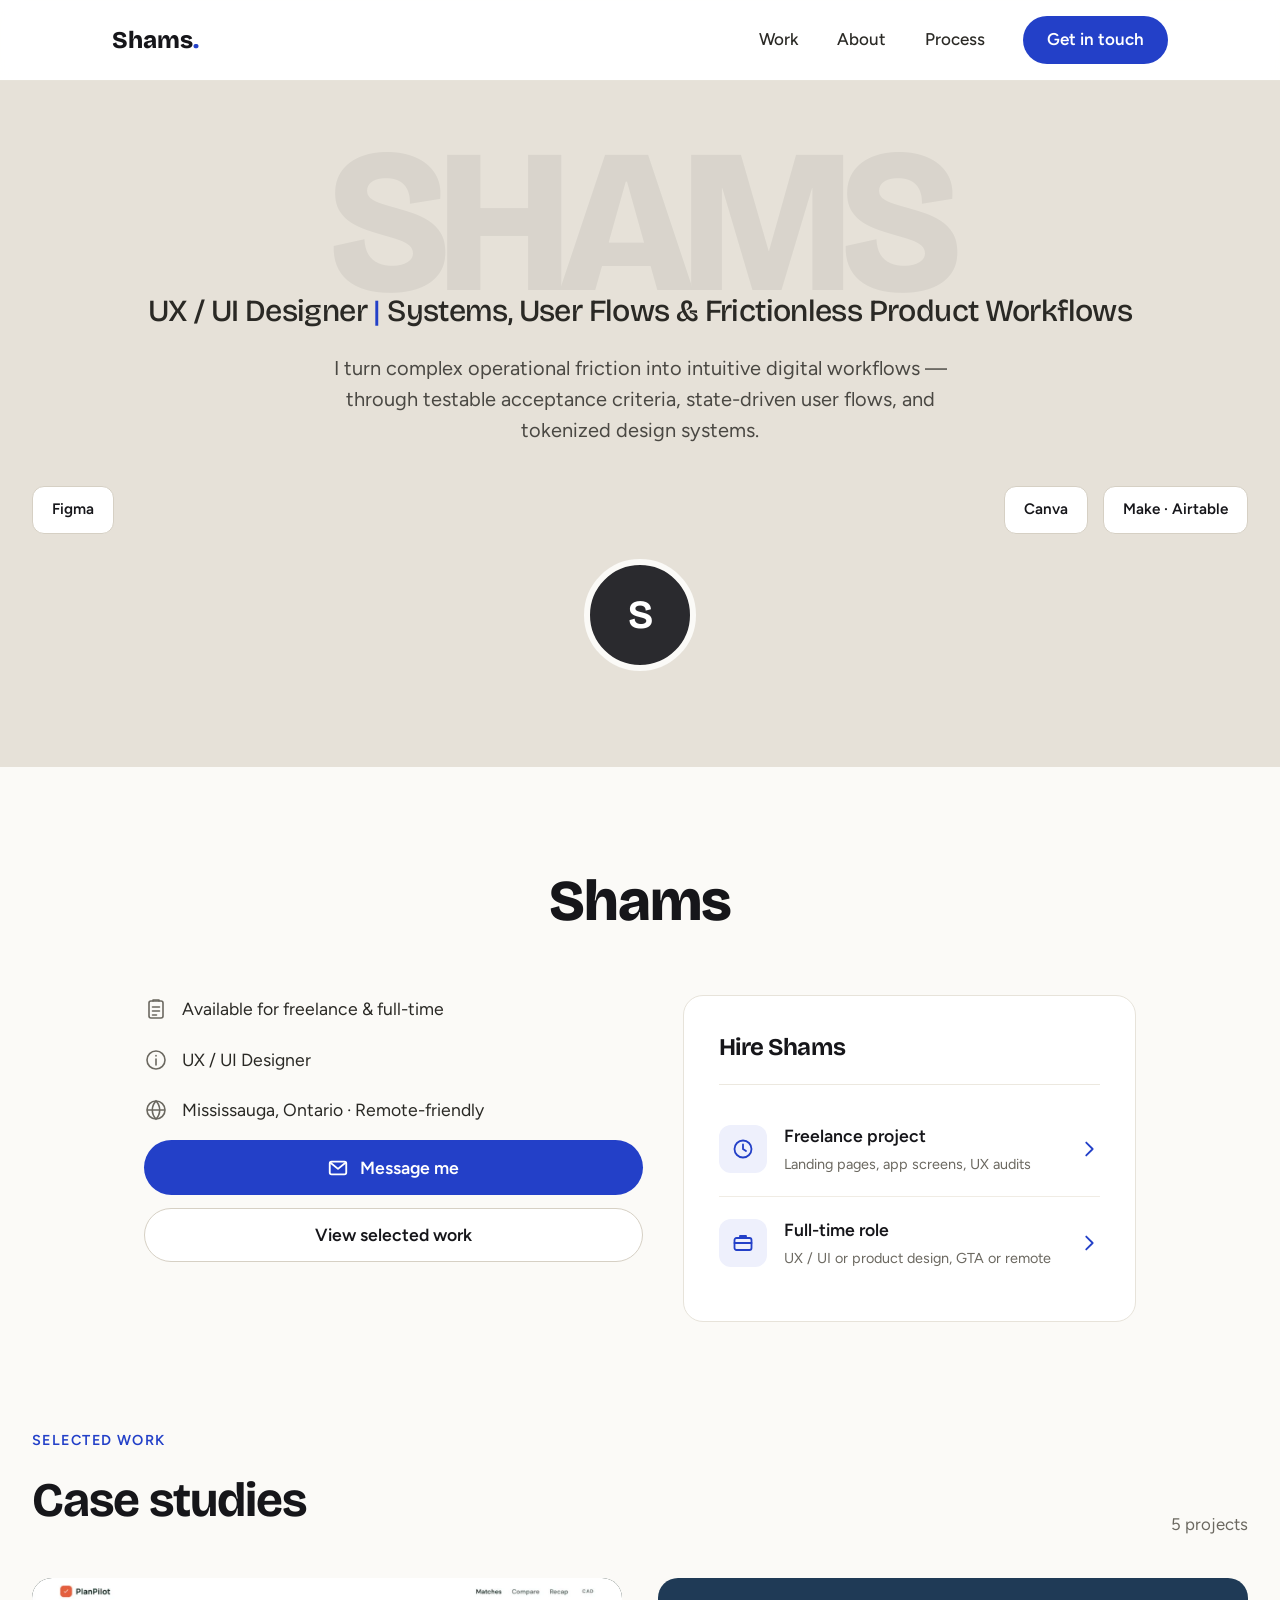
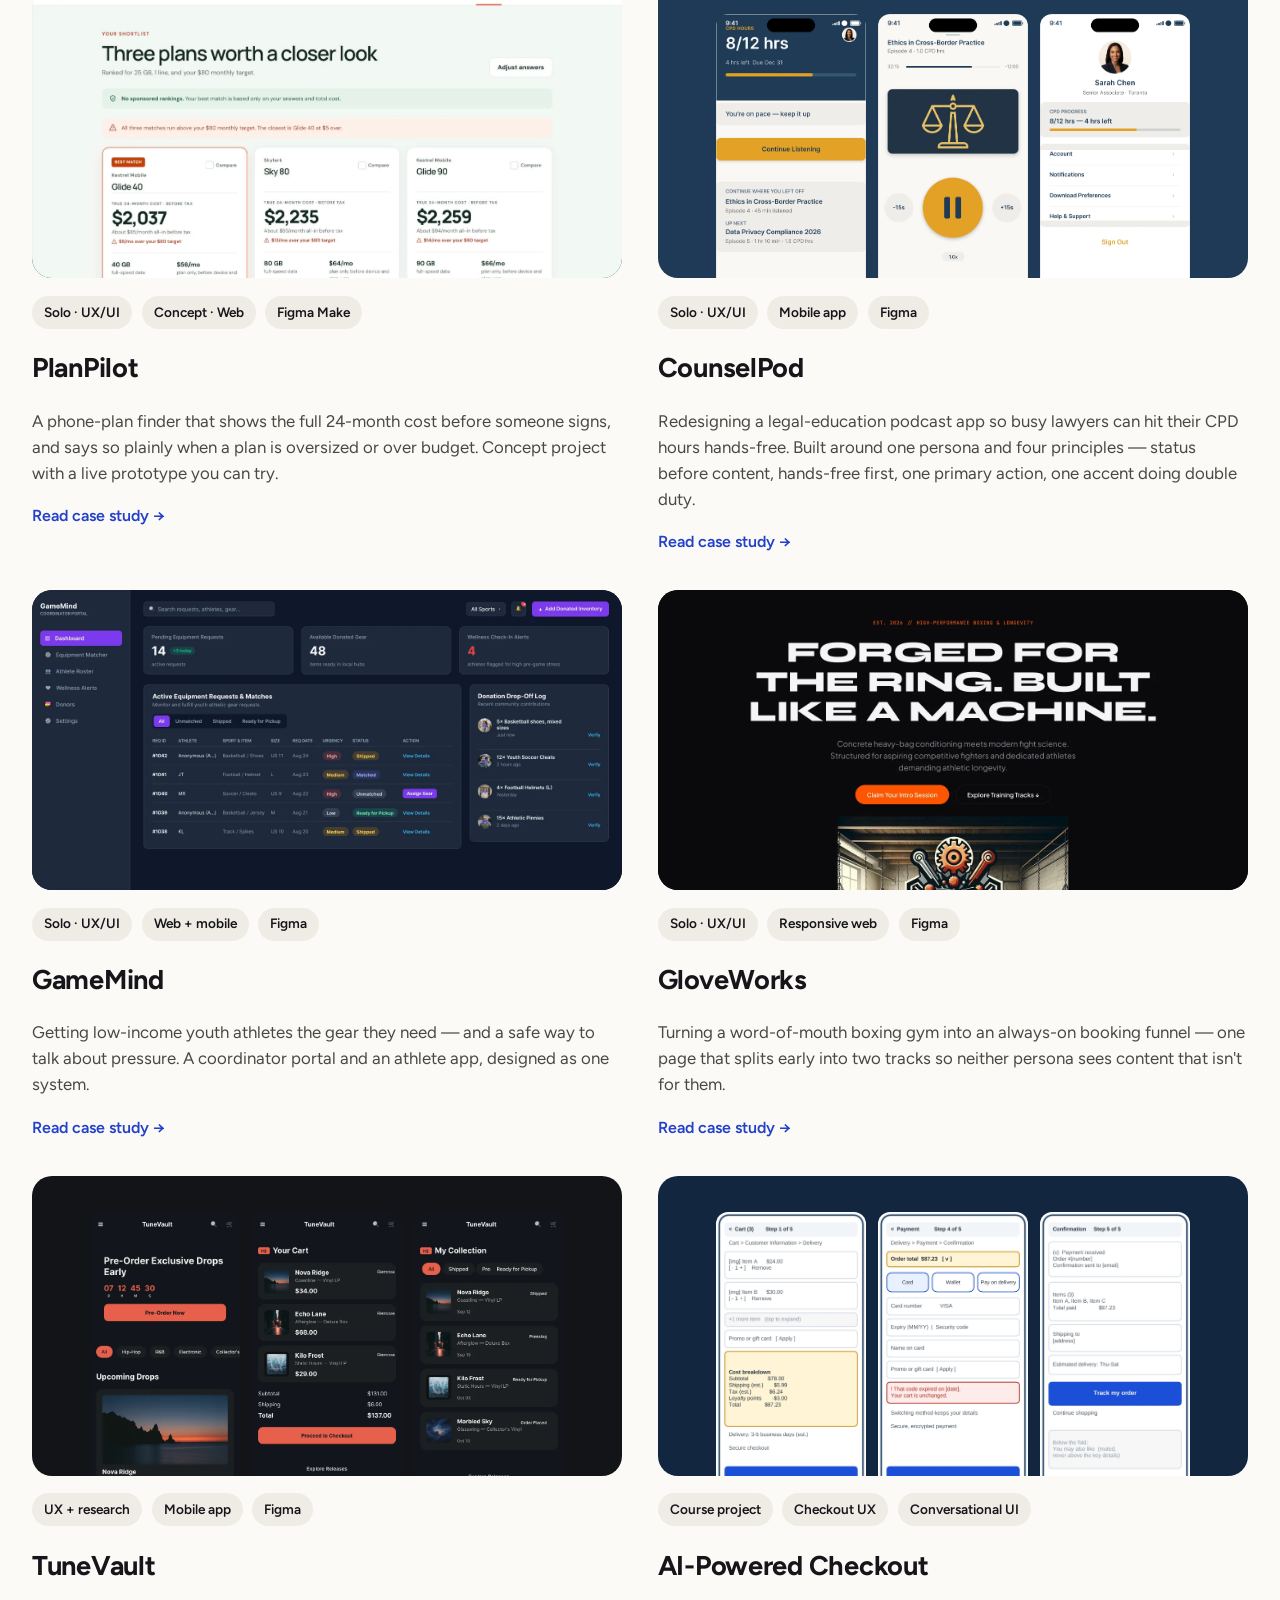
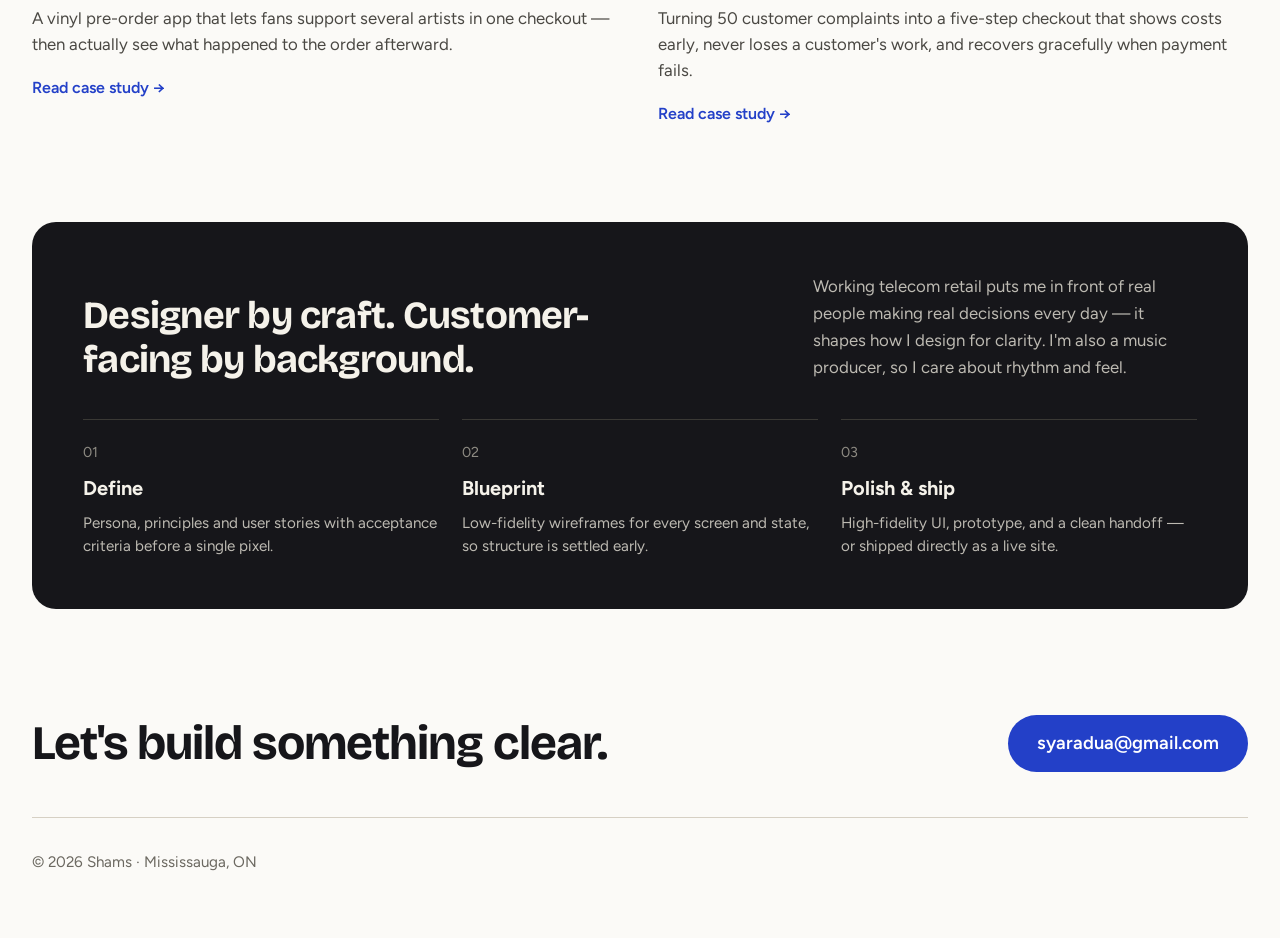
<file: index.html>
<!DOCTYPE html>
<html lang="en">
<head>
<meta charset="UTF-8">
<meta name="viewport" content="width=device-width, initial-scale=1.0">
<title>Shams Yar-Adua — UX/UI Designer</title>
<meta name="description" content="UX/UI designer specializing in systems, user flows &amp; frictionless product workflows — turning operational friction into intuitive, testable digital experiences.">
<meta property="og:type" content="website">
<meta property="og:title" content="Shams Yar-Adua — UX/UI Designer">
<meta property="og:description" content="UX/UI designer specializing in systems, user flows &amp; frictionless product workflows — turning operational friction into intuitive, testable digital experiences.">
<meta property="og:image" content="https://syaradua-droid.github.io/portfolio/assets/og-index.png">
<meta property="og:url" content="https://syaradua-droid.github.io/portfolio/">
<meta name="twitter:card" content="summary_large_image">
<meta name="twitter:title" content="Shams Yar-Adua — UX/UI Designer">
<meta name="twitter:description" content="UX/UI designer specializing in systems, user flows &amp; frictionless product workflows — turning operational friction into intuitive, testable digital experiences.">
<meta name="twitter:image" content="https://syaradua-droid.github.io/portfolio/assets/og-index.png">
<link rel="icon" type="image/png" sizes="32x32" href="assets/favicon-32.png">
<link rel="icon" type="image/png" sizes="16x16" href="assets/favicon-16.png">
<link rel="shortcut icon" href="favicon.ico">
<link rel="apple-touch-icon" sizes="180x180" href="assets/apple-touch-icon.png">
<link rel="stylesheet" href="home.css">
</head>
<body class="home-page">

<nav class="site-nav">
  <div class="wrap">
    <a href="index.html" class="nav-mark">Shams<span>.</span></a>
    <button class="nav-toggle" aria-label="Toggle navigation" aria-expanded="false">
      <span></span><span></span><span></span>
    </button>
    <ul class="nav-links">
      <li><a href="#work">Work</a></li>
      <li><a href="#about">About</a></li>
      <li><a href="#process">Process</a></li>
      <li><a href="#contact" class="btn-pill">Get in touch</a></li>
    </ul>
  </div>
</nav>

<header class="hero" id="top">
  <div class="hero-watermark">SHAMS</div>
  <div class="hero-role display" style="font-size:clamp(1.15rem, 2.4vw, 2.15rem)">UX / UI Designer <span style="color:var(--h-accent)">|</span> Systems, User Flows &amp; Frictionless Product Workflows</div>
  <p class="hero-lede">I turn complex operational friction into intuitive digital workflows &mdash; through testable acceptance criteria, state-driven user flows, and tokenized design systems.</p>
  <div class="hero-tools">
    <div class="tool-group">
      <span class="hero-tool">Figma</span>
    </div>
    <div class="tool-group">
      <span class="hero-tool">Canva</span>
      <span class="hero-tool">Make · Airtable</span>
    </div>
  </div>
  <div class="hero-avatar">S</div>
</header>

<section class="intro">
  <h1 class="display">Shams</h1>
  <div class="intro-grid">
    <div>
      <div class="intro-facts">
        <div class="fact">
          <svg width="24" height="24" viewBox="0 0 24 24" fill="none" stroke="#6B6860" stroke-width="1.6" stroke-linecap="round" stroke-linejoin="round"><rect x="5" y="4" width="14" height="17" rx="2"></rect><path d="M9 4V3h6v1"></path><path d="M8.5 10h7M8.5 14h7M8.5 18h4"></path></svg>
          <span>Available for freelance &amp; full-time</span>
        </div>
        <div class="fact">
          <svg width="24" height="24" viewBox="0 0 24 24" fill="none" stroke="#6B6860" stroke-width="1.6" stroke-linecap="round"><circle cx="12" cy="12" r="9"></circle><path d="M12 11v6M12 7.5v.5"></path></svg>
          <span>UX / UI Designer</span>
        </div>
        <div class="fact">
          <svg width="24" height="24" viewBox="0 0 24 24" fill="none" stroke="#6B6860" stroke-width="1.6"><circle cx="12" cy="12" r="9"></circle><path d="M3 12h18M12 3c2.5 2.6 3.7 5.6 3.7 9s-1.2 6.4-3.7 9c-2.5-2.6-3.7-5.6-3.7-9S9.5 5.6 12 3z"></path></svg>
          <span>Mississauga, Ontario · Remote-friendly</span>
        </div>
      </div>
      <div class="intro-ctas">
        <a href="mailto:syaradua@gmail.com" class="btn-lg primary">
          <svg width="22" height="22" viewBox="0 0 24 24" fill="none" stroke="#FFFFFF" stroke-width="2" stroke-linecap="round" stroke-linejoin="round"><rect x="3" y="5" width="18" height="14" rx="2"></rect><path d="M3.5 6l8.5 7 8.5-7"></path></svg>
          Message me
        </a>
        <a href="#work" class="btn-lg ghost">View selected work</a>
      </div>
    </div>
    <div class="hire-card">
      <h2 class="display">Hire Shams</h2>
      <a href="mailto:syaradua@gmail.com" class="hire-row">
        <div class="hire-icon"><svg width="24" height="24" viewBox="0 0 24 24" fill="none" stroke="#2340C8" stroke-width="1.8" stroke-linecap="round"><circle cx="12" cy="12" r="8.5"></circle><path d="M12 7.5V12l3 2"></path></svg></div>
        <div class="hire-copy"><span class="title">Freelance project</span><span class="sub">Landing pages, app screens, UX audits</span></div>
        <svg width="22" height="22" viewBox="0 0 24 24" fill="none" stroke="#2340C8" stroke-width="2" stroke-linecap="round" stroke-linejoin="round"><path d="M9 5l7 7-7 7"></path></svg>
      </a>
      <a href="mailto:syaradua@gmail.com" class="hire-row">
        <div class="hire-icon"><svg width="24" height="24" viewBox="0 0 24 24" fill="none" stroke="#2340C8" stroke-width="1.8" stroke-linecap="round" stroke-linejoin="round"><rect x="3.5" y="7" width="17" height="12" rx="2"></rect><path d="M9 7V5h6v2M3.5 12h17"></path></svg></div>
        <div class="hire-copy"><span class="title">Full-time role</span><span class="sub">UX / UI or product design, GTA or remote</span></div>
        <svg width="22" height="22" viewBox="0 0 24 24" fill="none" stroke="#2340C8" stroke-width="2" stroke-linecap="round" stroke-linejoin="round"><path d="M9 5l7 7-7 7"></path></svg>
      </a>
    </div>
  </div>
</section>

<section class="work" id="work">
  <div class="work-head">
    <div>
      <span class="work-eyebrow">Selected work</span>
      <h2 class="display">Case studies</h2>
    </div>
    <span class="work-count">5 projects</span>
  </div>
  <div class="work-grid">

    <a href="planpilot.html" class="work-card">
      <div class="work-thumb thumb-img" style="background:#142722"><img src="assets/pp_results.webp" alt="PlanPilot results screen with three plan cards and an over-budget banner" loading="lazy" style="object-position:top left"></div>
      <div class="work-tags"><span class="work-tag">Solo &middot; UX/UI</span><span class="work-tag">Concept &middot; Web</span><span class="work-tag">Figma Make</span></div>
      <h3>PlanPilot</h3>
      <p>A phone-plan finder that shows the full 24-month cost before someone signs, and says so plainly when a plan is oversized or over budget. Concept project with a live prototype you can try.</p>
      <span class="cta">Read case study →</span>
    </a>

    <a href="counselpod.html" class="work-card">
      <div class="work-thumb thumb-tv2" style="background:#1F3A56"><img src="assets/cp_home_ontrack.webp" width="750" height="1624" alt="CounselPod Home screen showing CPD hour progress" loading="lazy"><img src="assets/cp_player.webp" width="750" height="1624" alt="CounselPod hands-free audio player screen" loading="lazy"><img src="assets/cp_profile.webp" width="750" height="1624" alt="CounselPod Profile screen" loading="lazy"></div>
      <div class="work-tags"><span class="work-tag">Solo &middot; UX/UI</span><span class="work-tag">Mobile app</span><span class="work-tag">Figma</span></div>
      <h3>CounselPod</h3>
      <p>Redesigning a legal-education podcast app so busy lawyers can hit their CPD hours hands-free. Built around one persona and four principles — status before content, hands-free first, one primary action, one accent doing double duty.</p>
      <span class="cta">Read case study →</span>
    </a>

    <a href="gamemind.html" class="work-card">
      <div class="work-thumb thumb-img "><img src="assets/gm_dashboard.webp" width="1440" height="900" alt="GameMind coordinator dashboard" loading="lazy" style="object-position:top left"></div>
      <div class="work-tags"><span class="work-tag">Solo &middot; UX/UI</span><span class="work-tag">Web + mobile</span><span class="work-tag">Figma</span></div>
      <h3>GameMind</h3>
      <p>Getting low-income youth athletes the gear they need — and a safe way to talk about pressure. A coordinator portal and an athlete app, designed as one system.</p>
      <span class="cta">Read case study →</span>
    </a>

    <a href="gloveworks.html" class="work-card">
      <div class="work-thumb thumb-img "><img src="assets/gw_hero_desktop.webp" width="1440" height="1238" alt="GloveWorks hero section" loading="lazy" style="object-position:top center"></div>
      <div class="work-tags"><span class="work-tag">Solo &middot; UX/UI</span><span class="work-tag">Responsive web</span><span class="work-tag">Figma</span></div>
      <h3>GloveWorks</h3>
      <p>Turning a word-of-mouth boxing gym into an always-on booking funnel — one page that splits early into two tracks so neither persona sees content that isn't for them.</p>
      <span class="cta">Read case study →</span>
    </a>

    <a href="tunevault.html" class="work-card">
      <div class="work-thumb thumb-tv2"><img src="assets/tv_home_hifi.webp" width="390" height="1833" alt="TuneVault Home screen with active pre-orders" loading="lazy"><img src="assets/tv_cart_hifi.webp" width="390" height="815" alt="TuneVault checkout cart screen" loading="lazy"><img src="assets/tv_collection_hifi.webp" width="390" height="835" alt="TuneVault vinyl collection screen" loading="lazy"></div>
      <div class="work-tags"><span class="work-tag">UX + research</span><span class="work-tag">Mobile app</span><span class="work-tag">Figma</span></div>
      <h3>TuneVault</h3>
      <p>A vinyl pre-order app that lets fans support several artists in one checkout — then actually see what happened to the order afterward.</p>
      <span class="cta">Read case study →</span>
    </a>


    <a href="checkout.html" class="work-card">
      <div class="work-thumb thumb-tv2" style="background:#12263F"><img src="assets/co_wf1.webp" width="652" height="1277" alt="Checkout cart wireframe with upfront cost breakdown" loading="lazy"><img src="assets/co_wf4.webp" width="652" height="1277" alt="Checkout payment wireframe" loading="lazy"><img src="assets/co_wf5.webp" width="652" height="1277" alt="Checkout confirmation wireframe" loading="lazy"></div>
      <div class="work-tags"><span class="work-tag">Course project</span><span class="work-tag">Checkout UX</span><span class="work-tag">Conversational UI</span></div>
      <h3>AI-Powered Checkout</h3>
      <p>Turning 50 customer complaints into a five-step checkout that shows costs early, never loses a customer's work, and recovers gracefully when payment fails.</p>
      <span class="cta">Read case study →</span>
    </a>

  </div>
</section>

<section class="process" id="process">
  <div class="process-card">
    <div class="process-head">
      <h2 class="display" id="about">Designer by craft. Customer-facing by background.</h2>
      <p>Working telecom retail puts me in front of real people making real decisions every day — it shapes how I design for clarity. I'm also a music producer, so I care about rhythm and feel.</p>
    </div>
    <div class="process-steps">
      <div class="process-step"><span class="n">01</span><span class="t">Define</span><span class="d">Persona, principles and user stories with acceptance criteria before a single pixel.</span></div>
      <div class="process-step"><span class="n">02</span><span class="t">Blueprint</span><span class="d">Low-fidelity wireframes for every screen and state, so structure is settled early.</span></div>
      <div class="process-step"><span class="n">03</span><span class="t">Polish &amp; ship</span><span class="d">High-fidelity UI, prototype, and a clean handoff — or shipped directly as a live site.</span></div>
    </div>
  </div>
</section>

<footer class="home-footer" id="contact">
  <div class="footer-cta">
    <h2 class="display">Let's build something clear.</h2>
    <a href="mailto:syaradua@gmail.com" class="email">syaradua@gmail.com</a>
  </div>
  <div class="footer-bottom">
    <span>© 2026 Shams · Mississauga, ON</span>
  </div>
</footer>

<script src="assets/nav.js" defer></script>
</body>
</html>
</file>
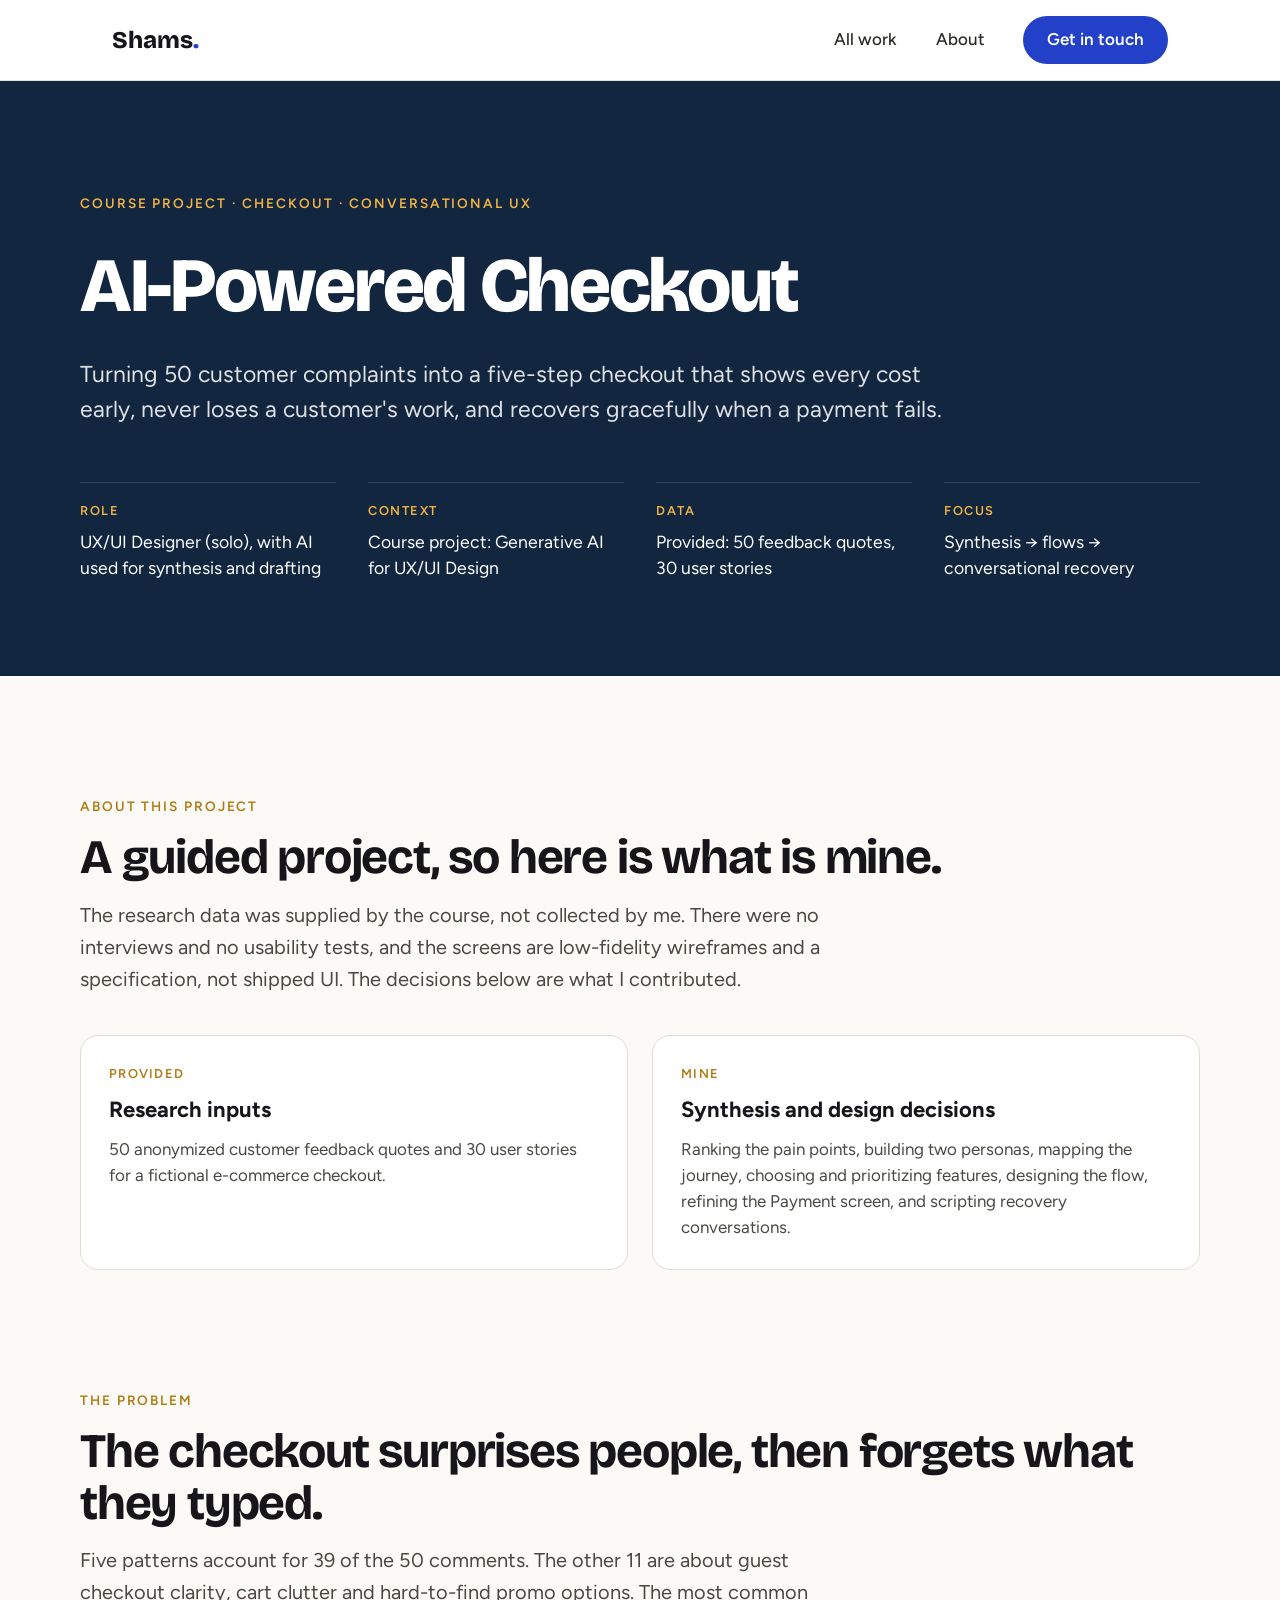
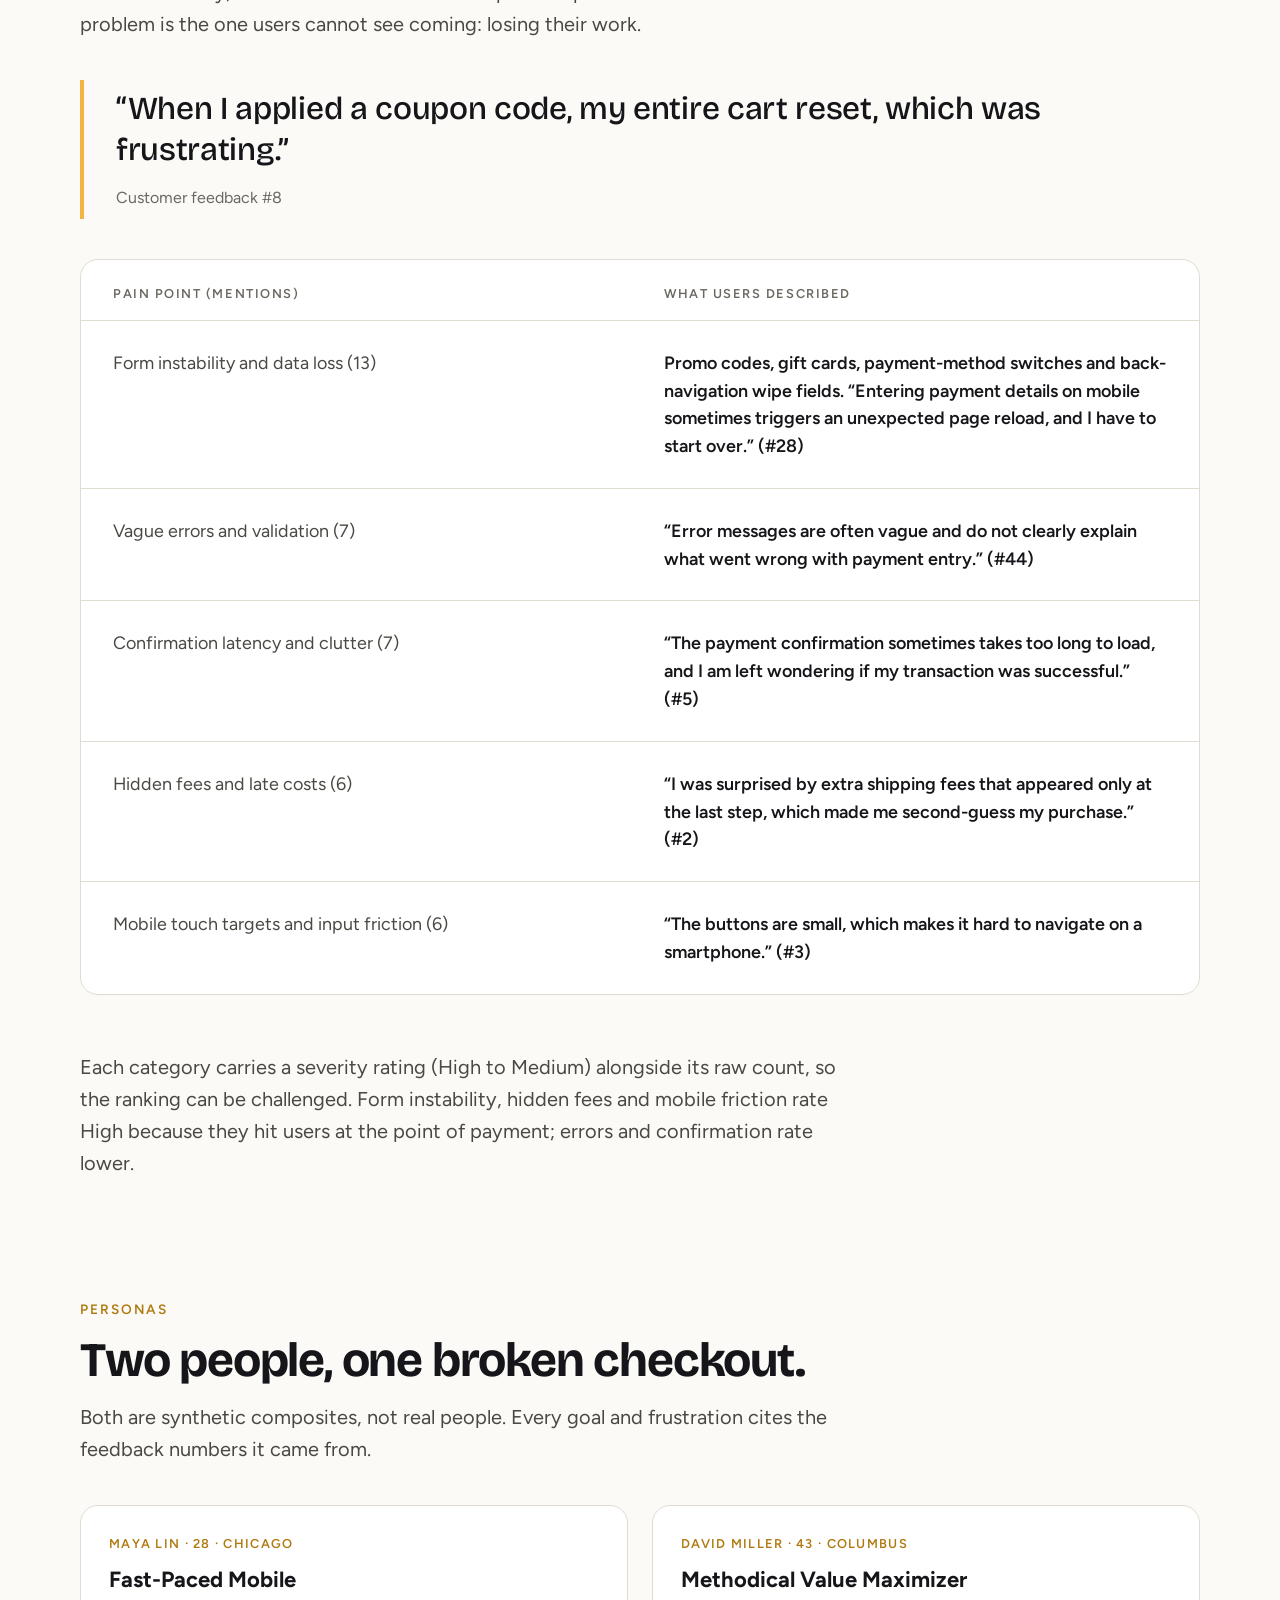
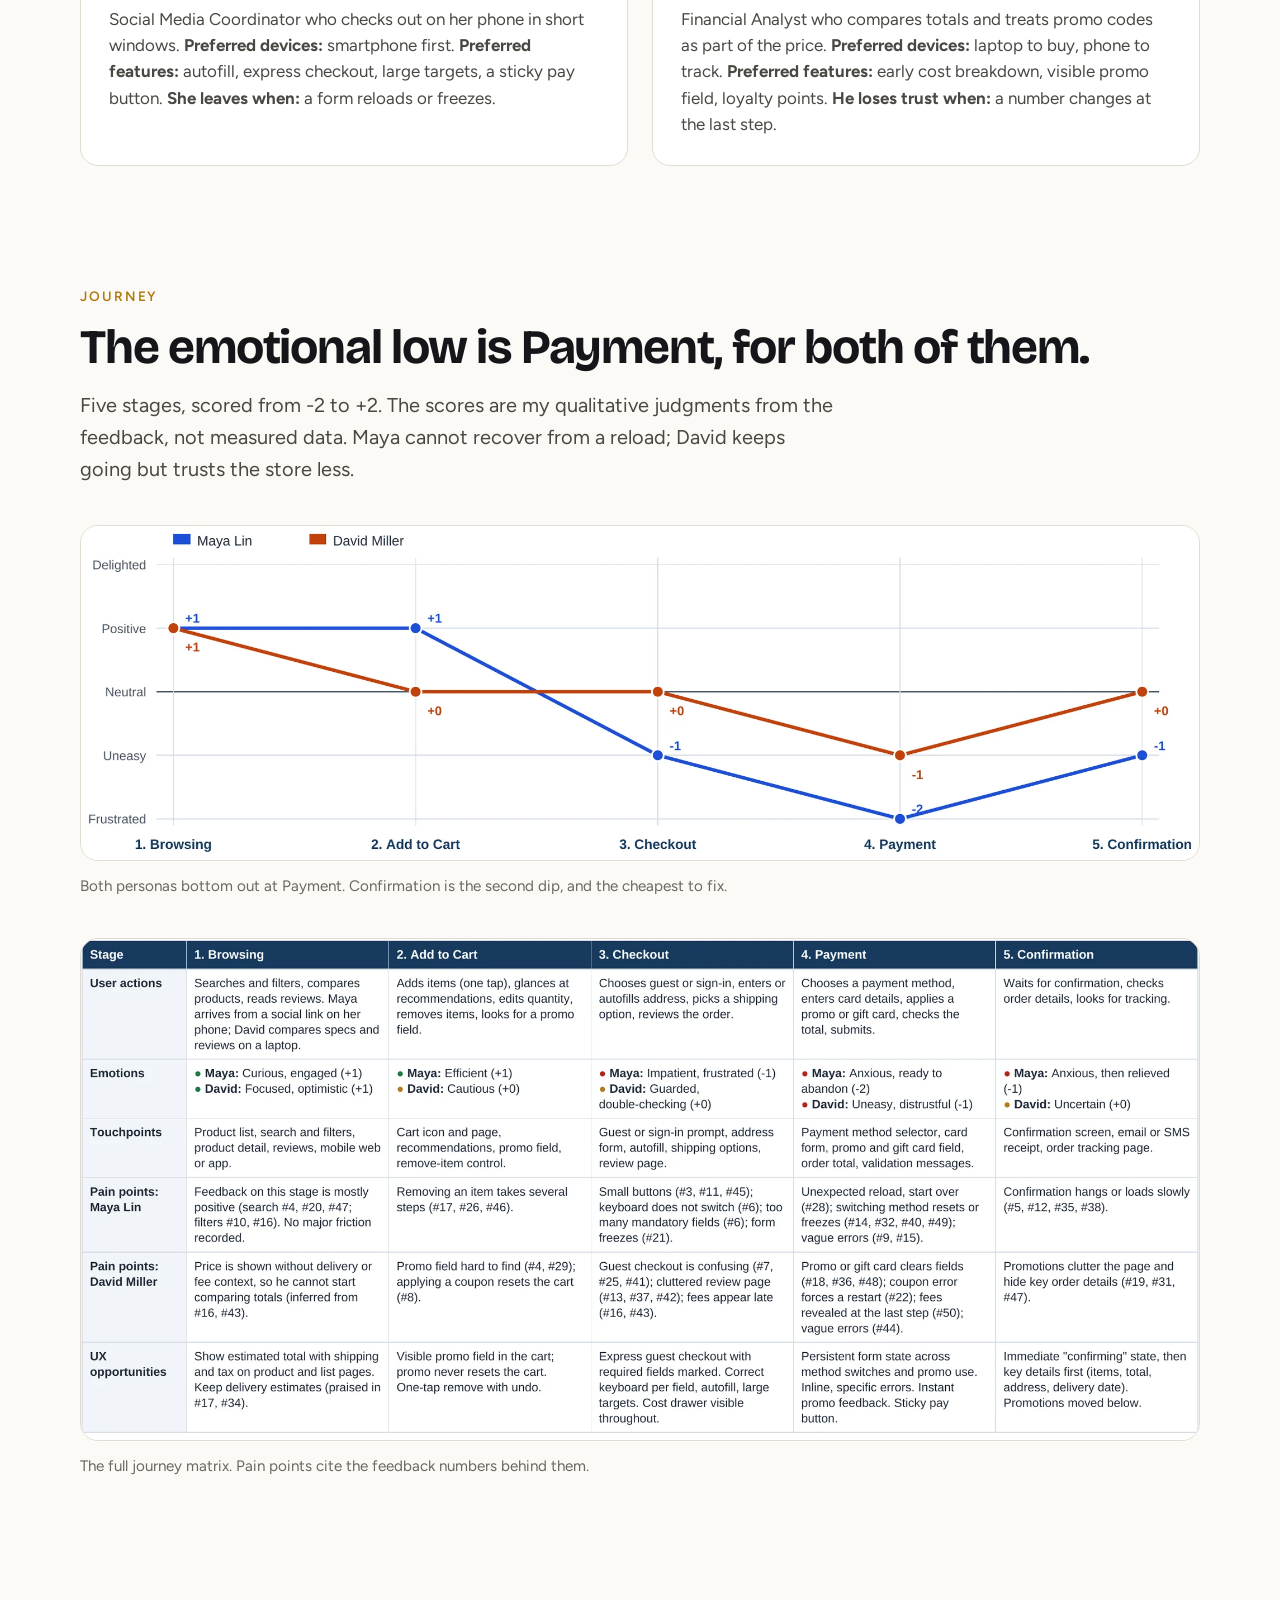
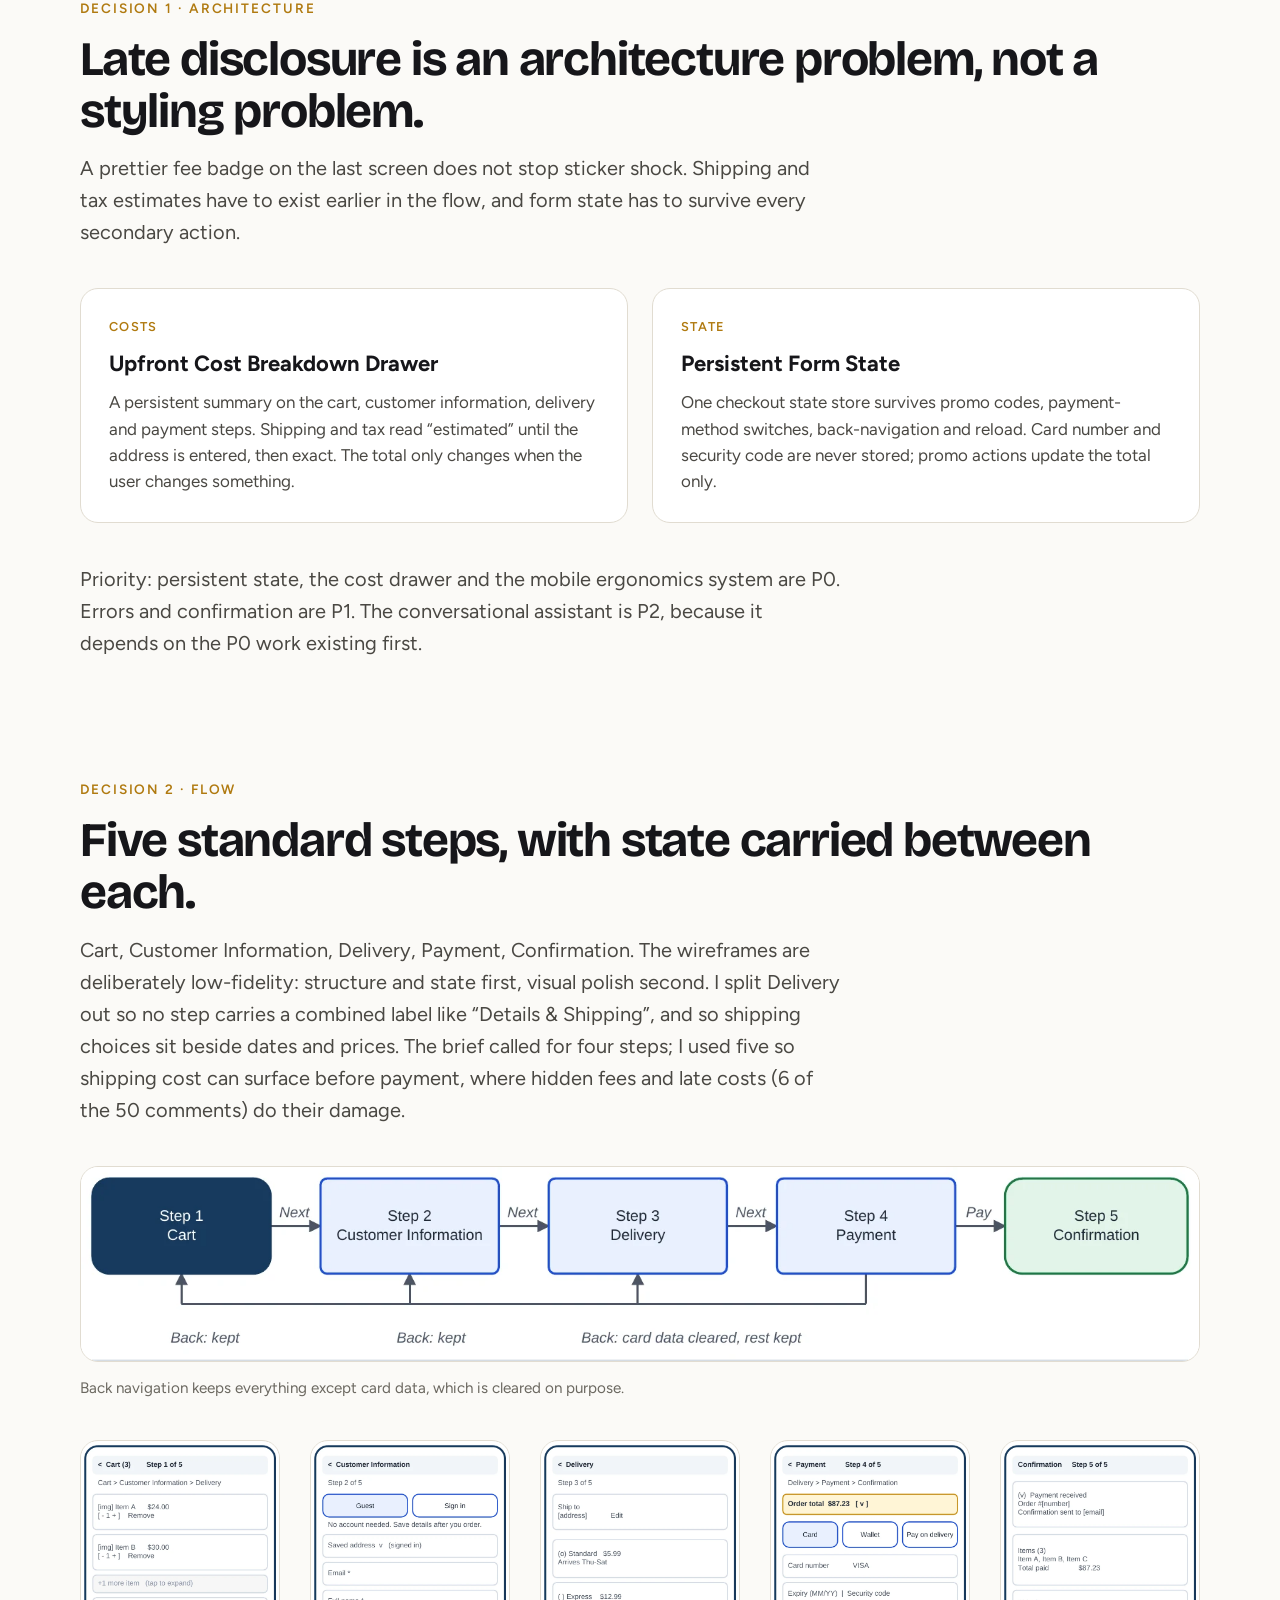
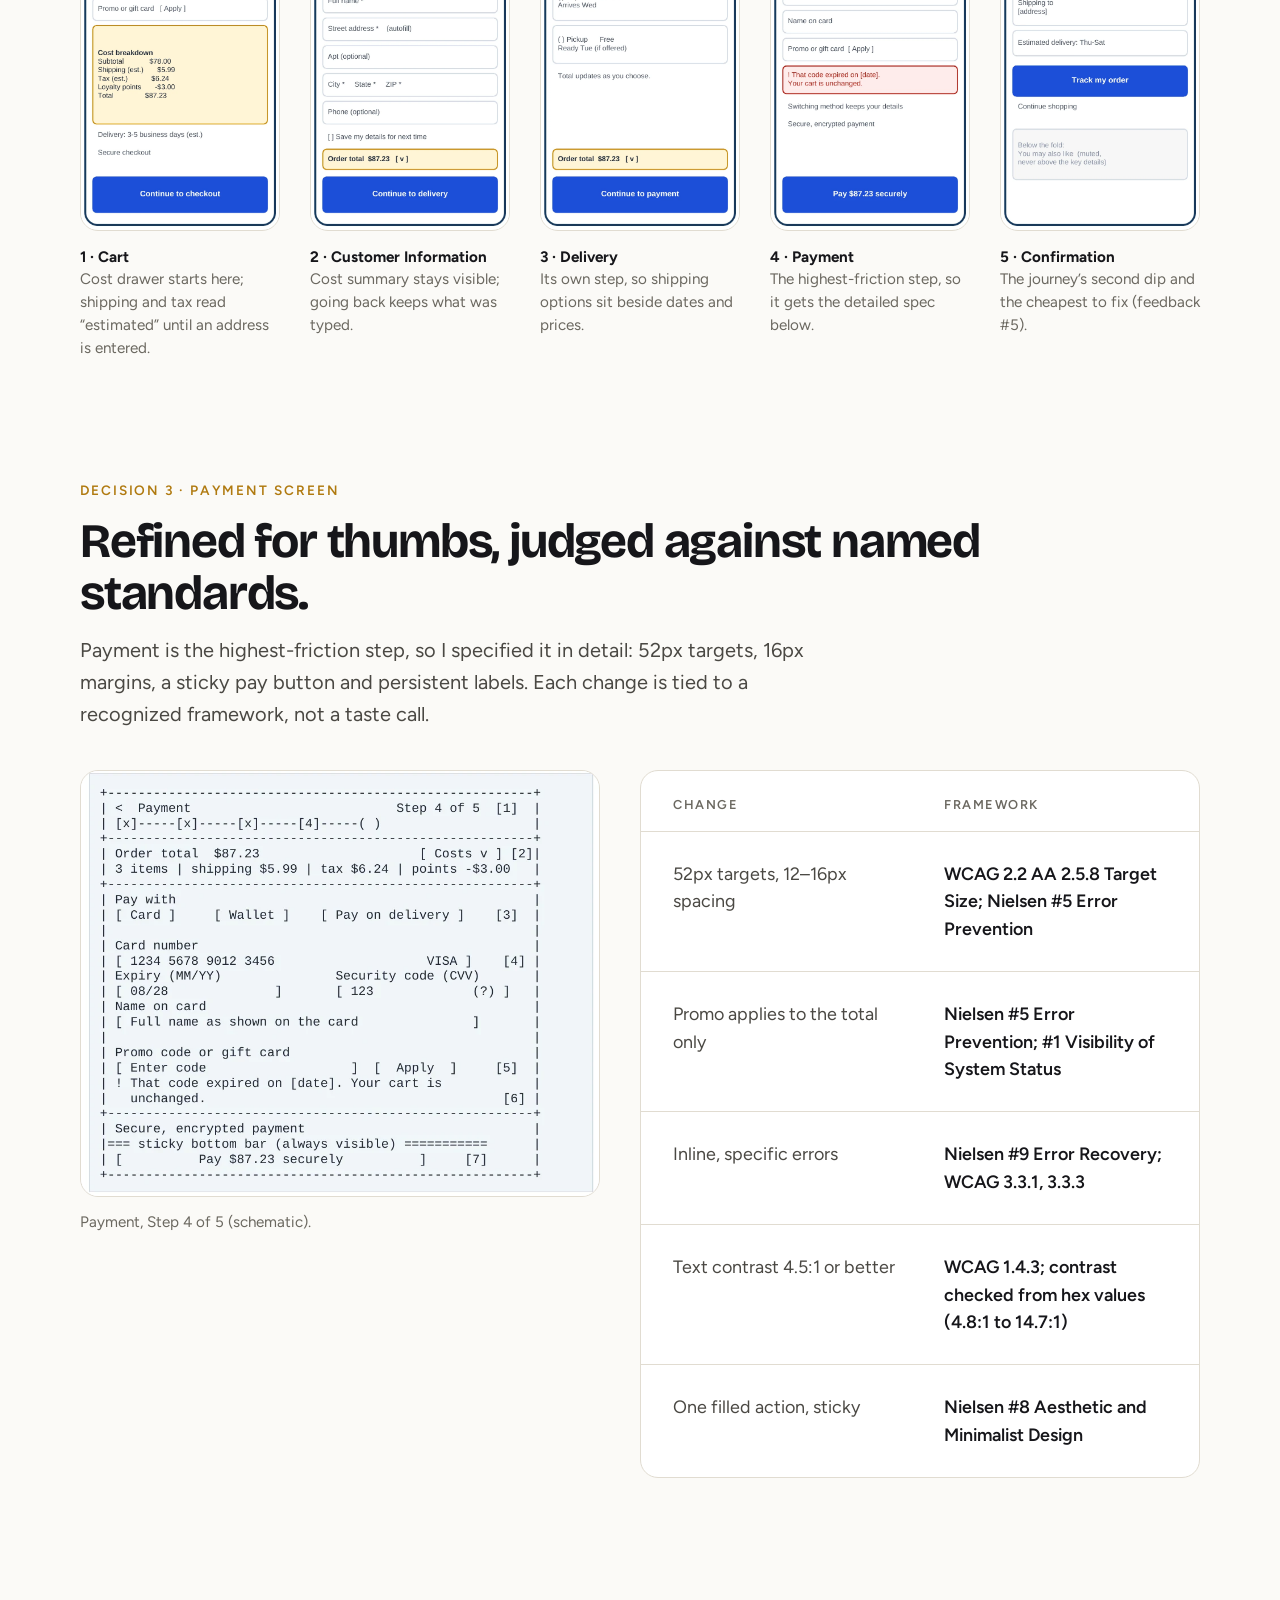
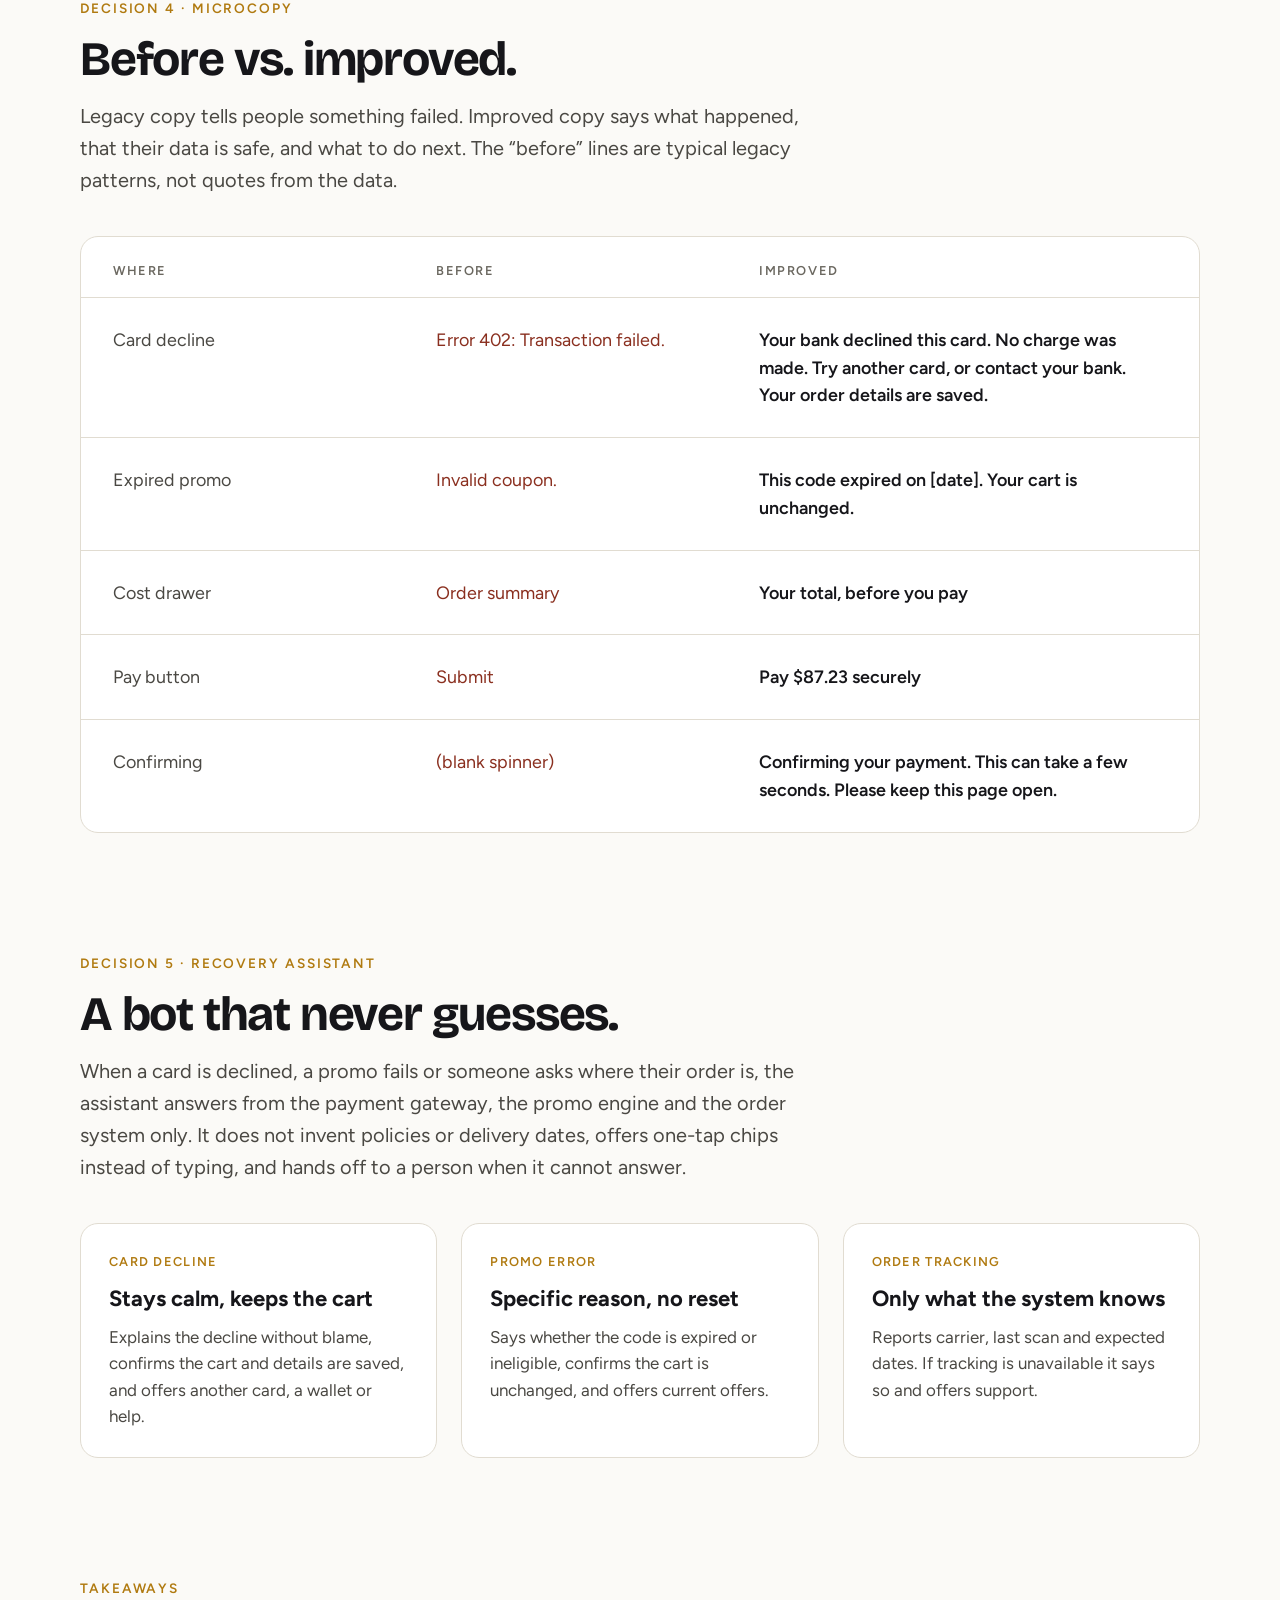
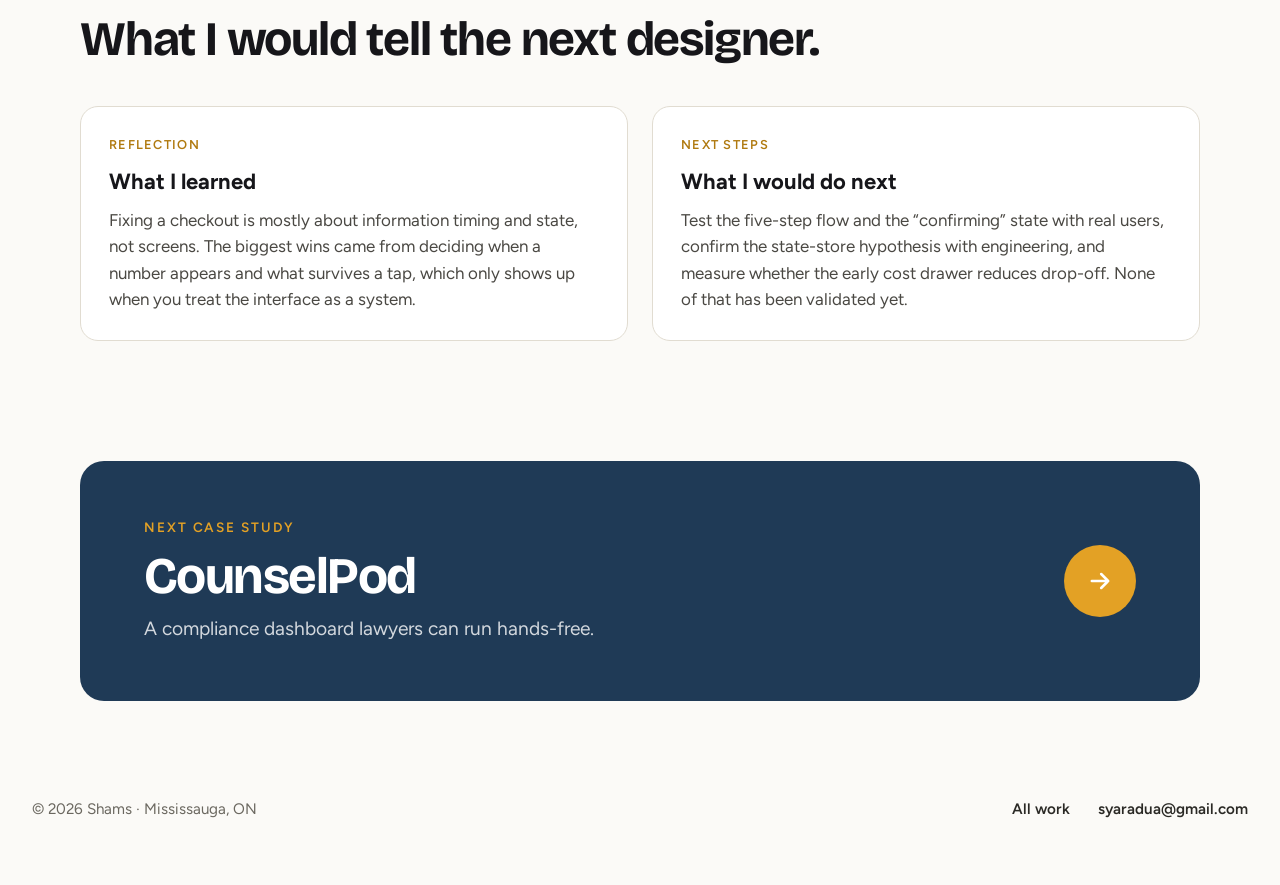
<file: checkout.html>
<!DOCTYPE html>
<html lang="en">
<head>
<meta charset="UTF-8">
<meta name="viewport" content="width=device-width, initial-scale=1.0">
<title>AI-Powered Checkout — Case study · Shams Yar-Adua</title>
<meta name="description" content="From 50 customer complaints to a five-step checkout that shows costs early, never loses a customer's work, and recovers gracefully when payment fails.">
<meta property="og:type" content="website">
<meta property="og:title" content="AI-Powered Checkout — Case study · Shams Yar-Adua">
<meta property="og:description" content="From 50 customer complaints to a five-step checkout that shows costs early, never loses a customer's work, and recovers gracefully when payment fails.">
<meta property="og:image" content="https://syaradua-droid.github.io/portfolio/assets/og-checkout.png">
<meta property="og:url" content="https://syaradua-droid.github.io/portfolio/checkout.html">
<meta name="twitter:card" content="summary_large_image">
<meta name="twitter:title" content="AI-Powered Checkout — Case study · Shams Yar-Adua">
<meta name="twitter:description" content="From 50 customer complaints to a five-step checkout that shows costs early, never loses a customer's work, and recovers gracefully when payment fails.">
<meta name="twitter:image" content="https://syaradua-droid.github.io/portfolio/assets/og-checkout.png">
<link rel="icon" type="image/png" sizes="32x32" href="assets/favicon-32.png">
<link rel="icon" type="image/png" sizes="16x16" href="assets/favicon-16.png">
<link rel="shortcut icon" href="favicon.ico">
<link rel="apple-touch-icon" sizes="180x180" href="assets/apple-touch-icon.png">
<link rel="stylesheet" href="home.css">
<link rel="stylesheet" href="case.css">
</head>
<body class="home-page case-page">
<nav class="site-nav">
  <div class="wrap">
    <a href="index.html" class="nav-mark">Shams<span>.</span></a>
    <button class="nav-toggle" aria-label="Toggle navigation" aria-expanded="false"><span></span><span></span><span></span></button>
    <ul class="nav-links">
      <li><a href="index.html#work">All work</a></li>
      <li><a href="index.html#about">About</a></li>
      <li><a href="mailto:syaradua@gmail.com" class="btn-pill">Get in touch</a></li>
    </ul>
  </div>
</nav>
<header class="c-hero" style="background:#12263F;color:#FFFFFF">
<div class="c-inner">
<span class="c-eyebrow" style="color:#F2B544">Course project · Checkout · Conversational UX</span>
<h1 class="c-title" style="font-family:'Bricolage Grotesque', sans-serif;--ts:88px">AI-Powered Checkout</h1>
<p class="c-lede">Turning 50 customer complaints into a five-step checkout that shows every cost early, never loses a customer's work, and recovers gracefully when a payment fails.</p>
<div class="c-meta"><div class="c-meta-cell" style="border-color:#2C4560"><span class="k" style="color:#F2B544">Role</span><span class="v">UX/UI Designer (solo), with AI used for synthesis and drafting</span></div><div class="c-meta-cell" style="border-color:#2C4560"><span class="k" style="color:#F2B544">Context</span><span class="v">Course project: Generative AI for UX/UI Design</span></div><div class="c-meta-cell" style="border-color:#2C4560"><span class="k" style="color:#F2B544">Data</span><span class="v">Provided: 50 feedback quotes, 30 user stories</span></div><div class="c-meta-cell" style="border-color:#2C4560"><span class="k" style="color:#F2B544">Focus</span><span class="v">Synthesis → flows → conversational recovery</span></div></div>
</div>
</header>
<section class="c-sec">
<div class="c-sec-head">
<span class="c-eyebrow" style="color:#B07A10">About this project</span>
<h2 class="c-h2">A guided project, so here is what is mine.</h2>
<p class="c-intro">The research data was supplied by the course, not collected by me. There were no interviews and no usability tests, and the screens are low-fidelity wireframes and a specification, not shipped UI. The decisions below are what I contributed.</p>
</div>
<div class="c-cards c2"><div class="c-card"><span class="c-tag" style="color:#B07A10">Provided</span><h3>Research inputs</h3><p>50 anonymized customer feedback quotes and 30 user stories for a fictional e-commerce checkout.</p></div><div class="c-card"><span class="c-tag" style="color:#B07A10">Mine</span><h3>Synthesis and design decisions</h3><p>Ranking the pain points, building two personas, mapping the journey, choosing and prioritizing features, designing the flow, refining the Payment screen, and scripting recovery conversations.</p></div></div>
</section>
<section class="c-sec">
<div class="c-sec-head">
<span class="c-eyebrow" style="color:#B07A10">The problem</span>
<h2 class="c-h2">The checkout surprises people, then forgets what they typed.</h2>
<p class="c-intro">Five patterns account for 39 of the 50 comments. The other 11 are about guest checkout clarity, cart clutter and hard-to-find promo options. The most common problem is the one users cannot see coming: losing their work.</p>
</div>
<blockquote class="c-quote" style="border-color:#F2B544"><p>“When I applied a coupon code, my entire cart reset, which was frustrating.”</p><span class="who">Customer feedback #8</span></blockquote><div class="c-table"><div class="c-tr c-th"><span>Pain point (mentions)</span><span>What users described</span></div>
<div class="c-tr"><span class="a">Form instability and data loss (13)</span><span class="b">Promo codes, gift cards, payment-method switches and back-navigation wipe fields. “Entering payment details on mobile sometimes triggers an unexpected page reload, and I have to start over.” (#28)</span></div>
<div class="c-tr"><span class="a">Vague errors and validation (7)</span><span class="b">“Error messages are often vague and do not clearly explain what went wrong with payment entry.” (#44)</span></div>
<div class="c-tr"><span class="a">Confirmation latency and clutter (7)</span><span class="b">“The payment confirmation sometimes takes too long to load, and I am left wondering if my transaction was successful.” (#5)</span></div>
<div class="c-tr"><span class="a">Hidden fees and late costs (6)</span><span class="b">“I was surprised by extra shipping fees that appeared only at the last step, which made me second-guess my purchase.” (#2)</span></div>
<div class="c-tr"><span class="a">Mobile touch targets and input friction (6)</span><span class="b">“The buttons are small, which makes it hard to navigate on a smartphone.” (#3)</span></div>
</div><p class="c-intro" style="margin-top:1rem">Each category carries a severity rating (High to Medium) alongside its raw count, so the ranking can be challenged. Form instability, hidden fees and mobile friction rate High because they hit users at the point of payment; errors and confirmation rate lower.</p>
</section>
<section class="c-sec">
<div class="c-sec-head">
<span class="c-eyebrow" style="color:#B07A10">Personas</span>
<h2 class="c-h2">Two people, one broken checkout.</h2>
<p class="c-intro">Both are synthetic composites, not real people. Every goal and frustration cites the feedback numbers it came from.</p>
</div>
<div class="c-cards c2"><div class="c-card"><span class="c-tag" style="color:#B07A10">Maya Lin · 28 · Chicago</span><h3>Fast-Paced Mobile</h3><p>Social Media Coordinator who checks out on her phone in short windows. <b>Preferred devices:</b> smartphone first. <b>Preferred features:</b> autofill, express checkout, large targets, a sticky pay button. <b>She leaves when:</b> a form reloads or freezes.</p></div><div class="c-card"><span class="c-tag" style="color:#B07A10">David Miller · 43 · Columbus</span><h3>Methodical Value Maximizer</h3><p>Financial Analyst who compares totals and treats promo codes as part of the price. <b>Preferred devices:</b> laptop to buy, phone to track. <b>Preferred features:</b> early cost breakdown, visible promo field, loyalty points. <b>He loses trust when:</b> a number changes at the last step.</p></div></div>
</section>
<section class="c-sec">
<div class="c-sec-head">
<span class="c-eyebrow" style="color:#B07A10">Journey</span>
<h2 class="c-h2">The emotional low is Payment, for both of them.</h2>
<p class="c-intro">Five stages, scored from -2 to +2. The scores are my qualitative judgments from the feedback, not measured data. Maya cannot recover from a reload; David keeps going but trusts the store less.</p>
</div>
<figure class="c-fig" style="--w:1120px;flex:none"><div class="c-frame" style="background:#FFFFFF"><img src="assets/co_emotion.webp" width="2000" height="598" alt="Line chart of emotional scores for Maya Lin and David Miller across five checkout stages, lowest at Payment" loading="lazy" style="object-fit:contain"></div><figcaption>Both personas bottom out at Payment. Confirmation is the second dip, and the cheapest to fix.</figcaption></figure><figure class="c-fig" style="--w:1120px;flex:none"><div class="c-frame" style="background:#FFFFFF"><img src="assets/co_journey.webp" width="2000" height="896" alt="Five-stage customer journey matrix with user actions, emotions, touchpoints, pain points and opportunities" loading="lazy" style="object-fit:contain"></div><figcaption>The full journey matrix. Pain points cite the feedback numbers behind them.</figcaption></figure>
</section>
<section class="c-sec">
<div class="c-sec-head">
<span class="c-eyebrow" style="color:#B07A10">Decision 1 · Architecture</span>
<h2 class="c-h2">Late disclosure is an architecture problem, not a styling problem.</h2>
<p class="c-intro">A prettier fee badge on the last screen does not stop sticker shock. Shipping and tax estimates have to exist earlier in the flow, and form state has to survive every secondary action.</p>
</div>
<div class="c-cards c2"><div class="c-card"><span class="c-tag" style="color:#B07A10">Costs</span><h3>Upfront Cost Breakdown Drawer</h3><p>A persistent summary on the cart, customer information, delivery and payment steps. Shipping and tax read “estimated” until the address is entered, then exact. The total only changes when the user changes something.</p></div><div class="c-card"><span class="c-tag" style="color:#B07A10">State</span><h3>Persistent Form State</h3><p>One checkout state store survives promo codes, payment-method switches, back-navigation and reload. Card number and security code are never stored; promo actions update the total only.</p></div></div><p class="c-intro">Priority: persistent state, the cost drawer and the mobile ergonomics system are P0. Errors and confirmation are P1. The conversational assistant is P2, because it depends on the P0 work existing first.</p>
</section>
<section class="c-sec">
<div class="c-sec-head">
<span class="c-eyebrow" style="color:#B07A10">Decision 2 · Flow</span>
<h2 class="c-h2">Five standard steps, with state carried between each.</h2>
<p class="c-intro">Cart, Customer Information, Delivery, Payment, Confirmation. The wireframes are deliberately low-fidelity: structure and state first, visual polish second. I split Delivery out so no step carries a combined label like “Details & Shipping”, and so shipping choices sit beside dates and prices. The brief called for four steps; I used five so shipping cost can surface before payment, where hidden fees and late costs (6 of the 50 comments) do their damage.</p>
</div>
<figure class="c-fig" style="--w:1120px;flex:none"><div class="c-frame" style="background:#FFFFFF"><img src="assets/co_flow.webp" width="1572" height="274" alt="Five-step checkout flow with forward steps and back paths showing which state is kept" loading="lazy" style="object-fit:contain"></div><figcaption>Back navigation keeps everything except card data, which is cleared on purpose.</figcaption></figure><div class="c-row" style="gap:20px;align-items:flex-start;justify-content:space-between"><figure class="c-fig" style="--w:200px"><div class="c-frame" style="background:#FFFFFF;aspect-ratio:652/1277"><img src="assets/co_wf1.webp" width="652" height="1277" alt="Cart wireframe with cost breakdown drawer" loading="lazy" style="object-fit:contain"></div><figcaption><strong style="color:var(--h-ink)">1 · Cart</strong><br>Cost drawer starts here; shipping and tax read “estimated” until an address is entered.</figcaption></figure><figure class="c-fig" style="--w:200px"><div class="c-frame" style="background:#FFFFFF;aspect-ratio:652/1277"><img src="assets/co_wf2.webp" width="652" height="1277" alt="Customer Information wireframe" loading="lazy" style="object-fit:contain"></div><figcaption><strong style="color:var(--h-ink)">2 · Customer Information</strong><br>Cost summary stays visible; going back keeps what was typed.</figcaption></figure><figure class="c-fig" style="--w:200px"><div class="c-frame" style="background:#FFFFFF;aspect-ratio:652/1277"><img src="assets/co_wf3.webp" width="652" height="1277" alt="Delivery wireframe with shipping options" loading="lazy" style="object-fit:contain"></div><figcaption><strong style="color:var(--h-ink)">3 · Delivery</strong><br>Its own step, so shipping options sit beside dates and prices.</figcaption></figure><figure class="c-fig" style="--w:200px"><div class="c-frame" style="background:#FFFFFF;aspect-ratio:652/1277"><img src="assets/co_wf4.webp" width="652" height="1277" alt="Payment wireframe with method tabs and promo field" loading="lazy" style="object-fit:contain"></div><figcaption><strong style="color:var(--h-ink)">4 · Payment</strong><br>The highest-friction step, so it gets the detailed spec below.</figcaption></figure><figure class="c-fig" style="--w:200px"><div class="c-frame" style="background:#FFFFFF;aspect-ratio:652/1277"><img src="assets/co_wf5.webp" width="652" height="1277" alt="Confirmation wireframe" loading="lazy" style="object-fit:contain"></div><figcaption><strong style="color:var(--h-ink)">5 · Confirmation</strong><br>The journey’s second dip and the cheapest to fix (feedback #5).</figcaption></figure></div>
</section>
<section class="c-sec">
<div class="c-sec-head">
<span class="c-eyebrow" style="color:#B07A10">Decision 3 · Payment screen</span>
<h2 class="c-h2">Refined for thumbs, judged against named standards.</h2>
<p class="c-intro">Payment is the highest-friction step, so I specified it in detail: 52px targets, 16px margins, a sticky pay button and persistent labels. Each change is tied to a recognized framework, not a taste call.</p>
</div>
<div class="c-row" style="gap:40px;align-items:flex-start"><figure class="c-fig" style="--w:520px"><div class="c-frame" style="background:#F4F6FA"><img src="assets/co_payment_spec.webp" width="912" height="748" alt="Annotated mobile Payment screen specification, Step 4 of 5" loading="lazy" style="object-fit:contain"></div><figcaption>Payment, Step 4 of 5 (schematic).</figcaption></figure><div style="flex:1;min-width:280px"><div class="c-table"><div class="c-tr c-th"><span>Change</span><span>Framework</span></div>
<div class="c-tr"><span class="a">52px targets, 12–16px spacing</span><span class="b">WCAG 2.2 AA 2.5.8 Target Size; Nielsen #5 Error Prevention</span></div>
<div class="c-tr"><span class="a">Promo applies to the total only</span><span class="b">Nielsen #5 Error Prevention; #1 Visibility of System Status</span></div>
<div class="c-tr"><span class="a">Inline, specific errors</span><span class="b">Nielsen #9 Error Recovery; WCAG 3.3.1, 3.3.3</span></div>
<div class="c-tr"><span class="a">Text contrast 4.5:1 or better</span><span class="b">WCAG 1.4.3; contrast checked from hex values (4.8:1 to 14.7:1)</span></div>
<div class="c-tr"><span class="a">One filled action, sticky</span><span class="b">Nielsen #8 Aesthetic and Minimalist Design</span></div>
</div></div></div>
</section>
<section class="c-sec">
<div class="c-sec-head">
<span class="c-eyebrow" style="color:#B07A10">Decision 4 · Microcopy</span>
<h2 class="c-h2">Before vs. improved.</h2>
<p class="c-intro">Legacy copy tells people something failed. Improved copy says what happened, that their data is safe, and what to do next. The “before” lines are typical legacy patterns, not quotes from the data.</p>
</div>
<div class="c-table"><div class="c-tr c-tr3 c-th"><span>Where</span><span>Before</span><span>Improved</span></div>
<div class="c-tr c-tr3"><span class="a">Card decline</span><span>Error 402: Transaction failed.</span><span class="b">Your bank declined this card. No charge was made. Try another card, or contact your bank. Your order details are saved.</span></div>
<div class="c-tr c-tr3"><span class="a">Expired promo</span><span>Invalid coupon.</span><span class="b">This code expired on [date]. Your cart is unchanged.</span></div>
<div class="c-tr c-tr3"><span class="a">Cost drawer</span><span>Order summary</span><span class="b">Your total, before you pay</span></div>
<div class="c-tr c-tr3"><span class="a">Pay button</span><span>Submit</span><span class="b">Pay $87.23 securely</span></div>
<div class="c-tr c-tr3"><span class="a">Confirming</span><span>(blank spinner)</span><span class="b">Confirming your payment. This can take a few seconds. Please keep this page open.</span></div>
</div>
</section>
<section class="c-sec">
<div class="c-sec-head">
<span class="c-eyebrow" style="color:#B07A10">Decision 5 · Recovery assistant</span>
<h2 class="c-h2">A bot that never guesses.</h2>
<p class="c-intro">When a card is declined, a promo fails or someone asks where their order is, the assistant answers from the payment gateway, the promo engine and the order system only. It does not invent policies or delivery dates, offers one-tap chips instead of typing, and hands off to a person when it cannot answer.</p>
</div>
<div class="c-cards c3"><div class="c-card"><span class="c-tag" style="color:#B07A10">Card decline</span><h3>Stays calm, keeps the cart</h3><p>Explains the decline without blame, confirms the cart and details are saved, and offers another card, a wallet or help.</p></div><div class="c-card"><span class="c-tag" style="color:#B07A10">Promo error</span><h3>Specific reason, no reset</h3><p>Says whether the code is expired or ineligible, confirms the cart is unchanged, and offers current offers.</p></div><div class="c-card"><span class="c-tag" style="color:#B07A10">Order tracking</span><h3>Only what the system knows</h3><p>Reports carrier, last scan and expected dates. If tracking is unavailable it says so and offers support.</p></div></div>
</section>
<section class="c-sec">
<div class="c-sec-head">
<span class="c-eyebrow" style="color:#B07A10">Takeaways</span>
<h2 class="c-h2">What I would tell the next designer.</h2>

</div>
<div class="c-cards c2"><div class="c-card"><span class="c-tag" style="color:#B07A10">Reflection</span><h3>What I learned</h3><p>Fixing a checkout is mostly about information timing and state, not screens. The biggest wins came from deciding when a number appears and what survives a tap, which only shows up when you treat the interface as a system.</p></div><div class="c-card"><span class="c-tag" style="color:#B07A10">Next steps</span><h3>What I would do next</h3><p>Test the five-step flow and the “confirming” state with real users, confirm the state-store hypothesis with engineering, and measure whether the early cost drawer reduces drop-off. None of that has been validated yet.</p></div></div>
</section>
<section class="c-sec">
<a href="counselpod.html" class="c-next" style="background:#1F3A56;color:#FFFFFF">
<div class="c-next-copy"><span class="c-eyebrow" style="color:#E3A125">Next case study</span><span class="n">CounselPod</span><span class="d">A compliance dashboard lawyers can run hands-free.</span></div>
<span class="c-next-go" style="background:#E3A125"><svg width="28" height="28" viewBox="0 0 24 24" fill="none" stroke="#FFFFFF" stroke-width="2.2" stroke-linecap="round" stroke-linejoin="round"><path d="M5 12h14M13 6l6 6-6 6"></path></svg></span>
</a>
</section>
<footer class="home-footer c-footer">
  <div class="footer-bottom">
    <span>© 2026 Shams · Mississauga, ON</span>
    <span class="c-foot-links"><a href="index.html#work">All work</a><a href="mailto:syaradua@gmail.com">syaradua@gmail.com</a></span>
  </div>
</footer>
<script src="assets/nav.js" defer></script>
</body>
</html>
</file>
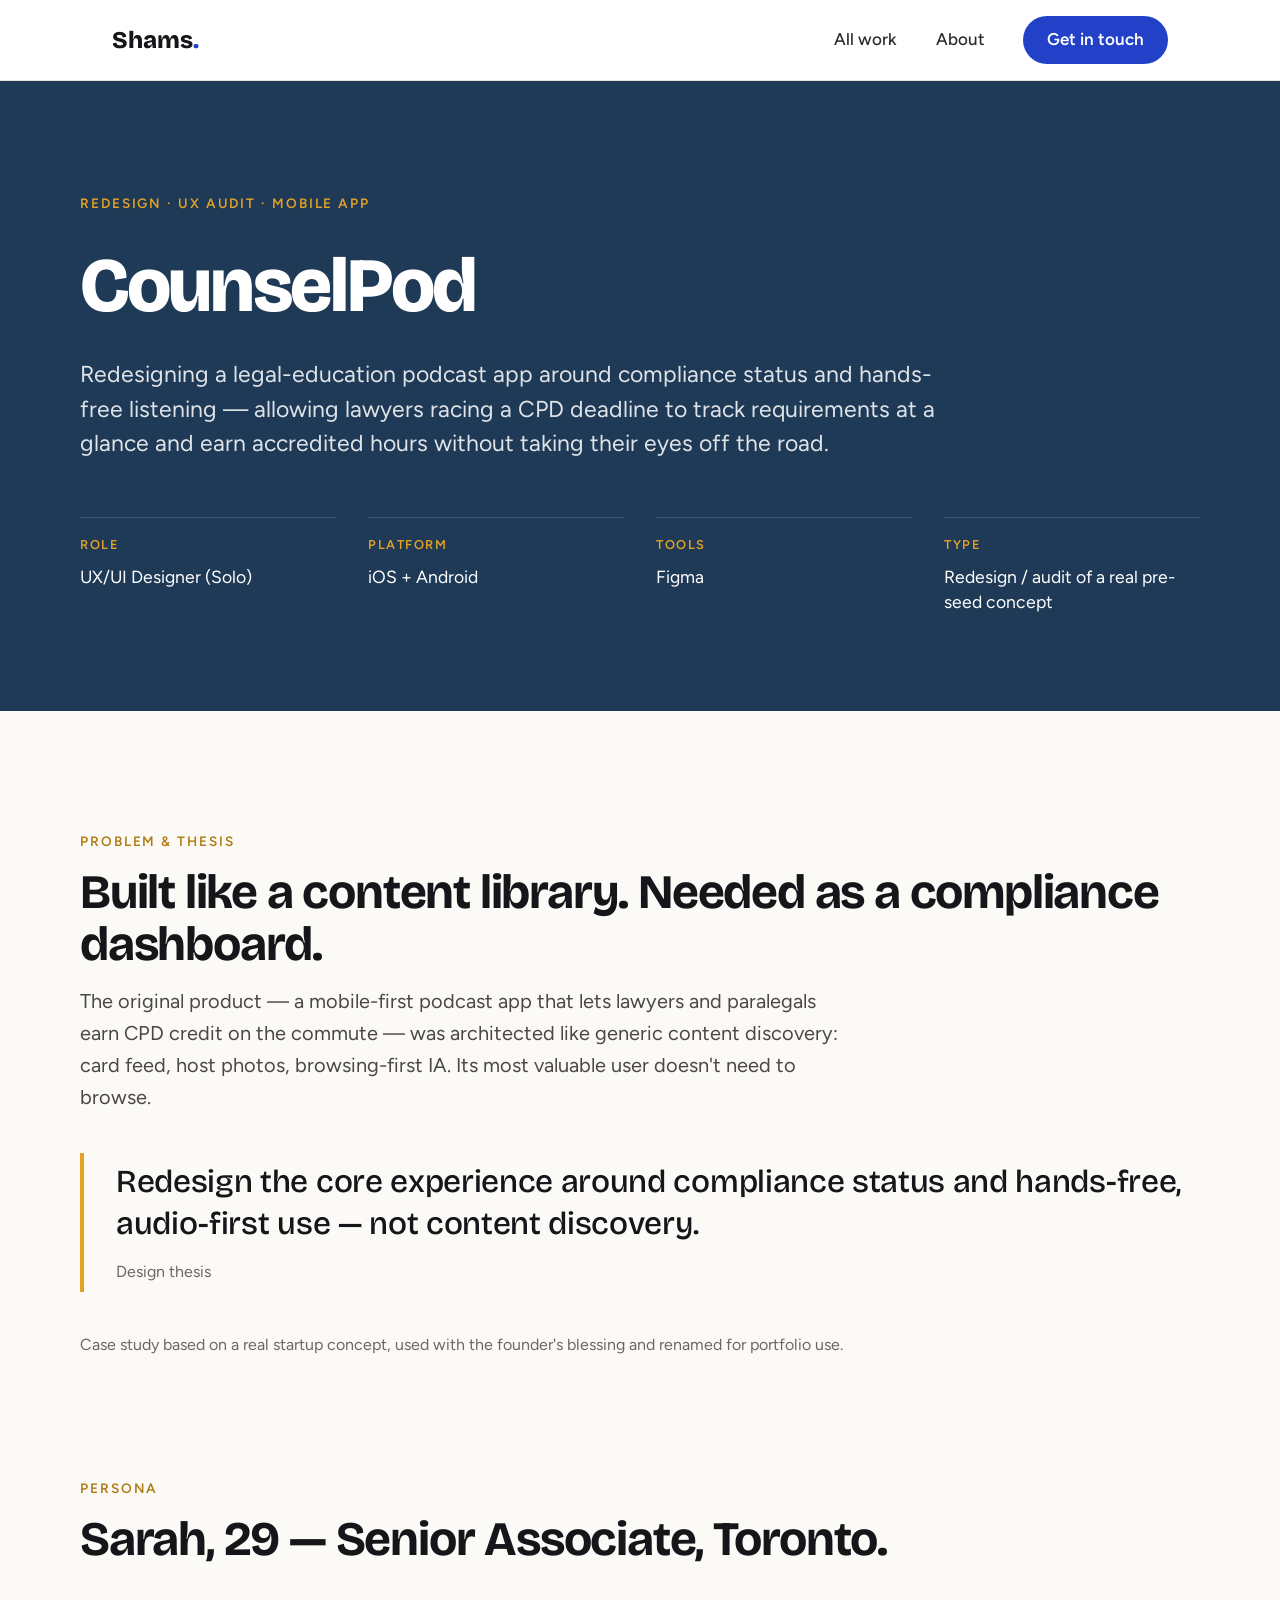
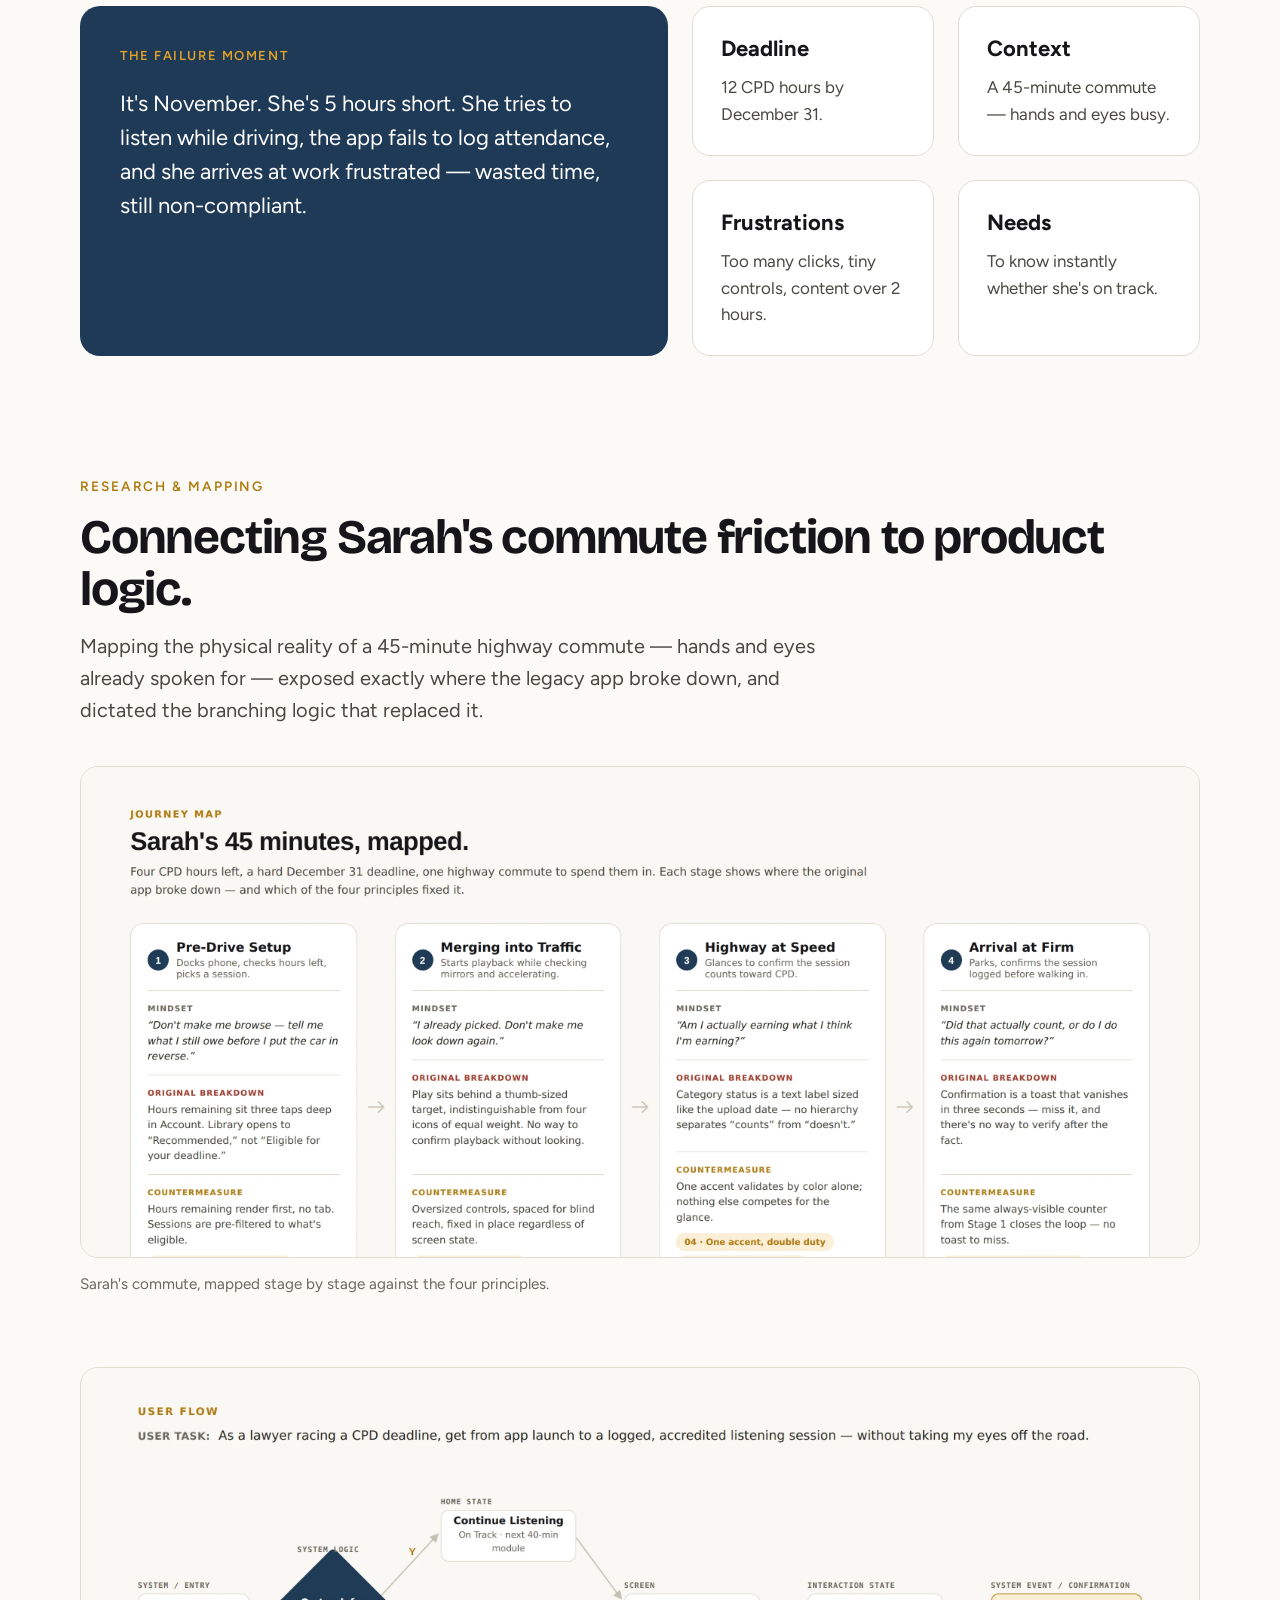
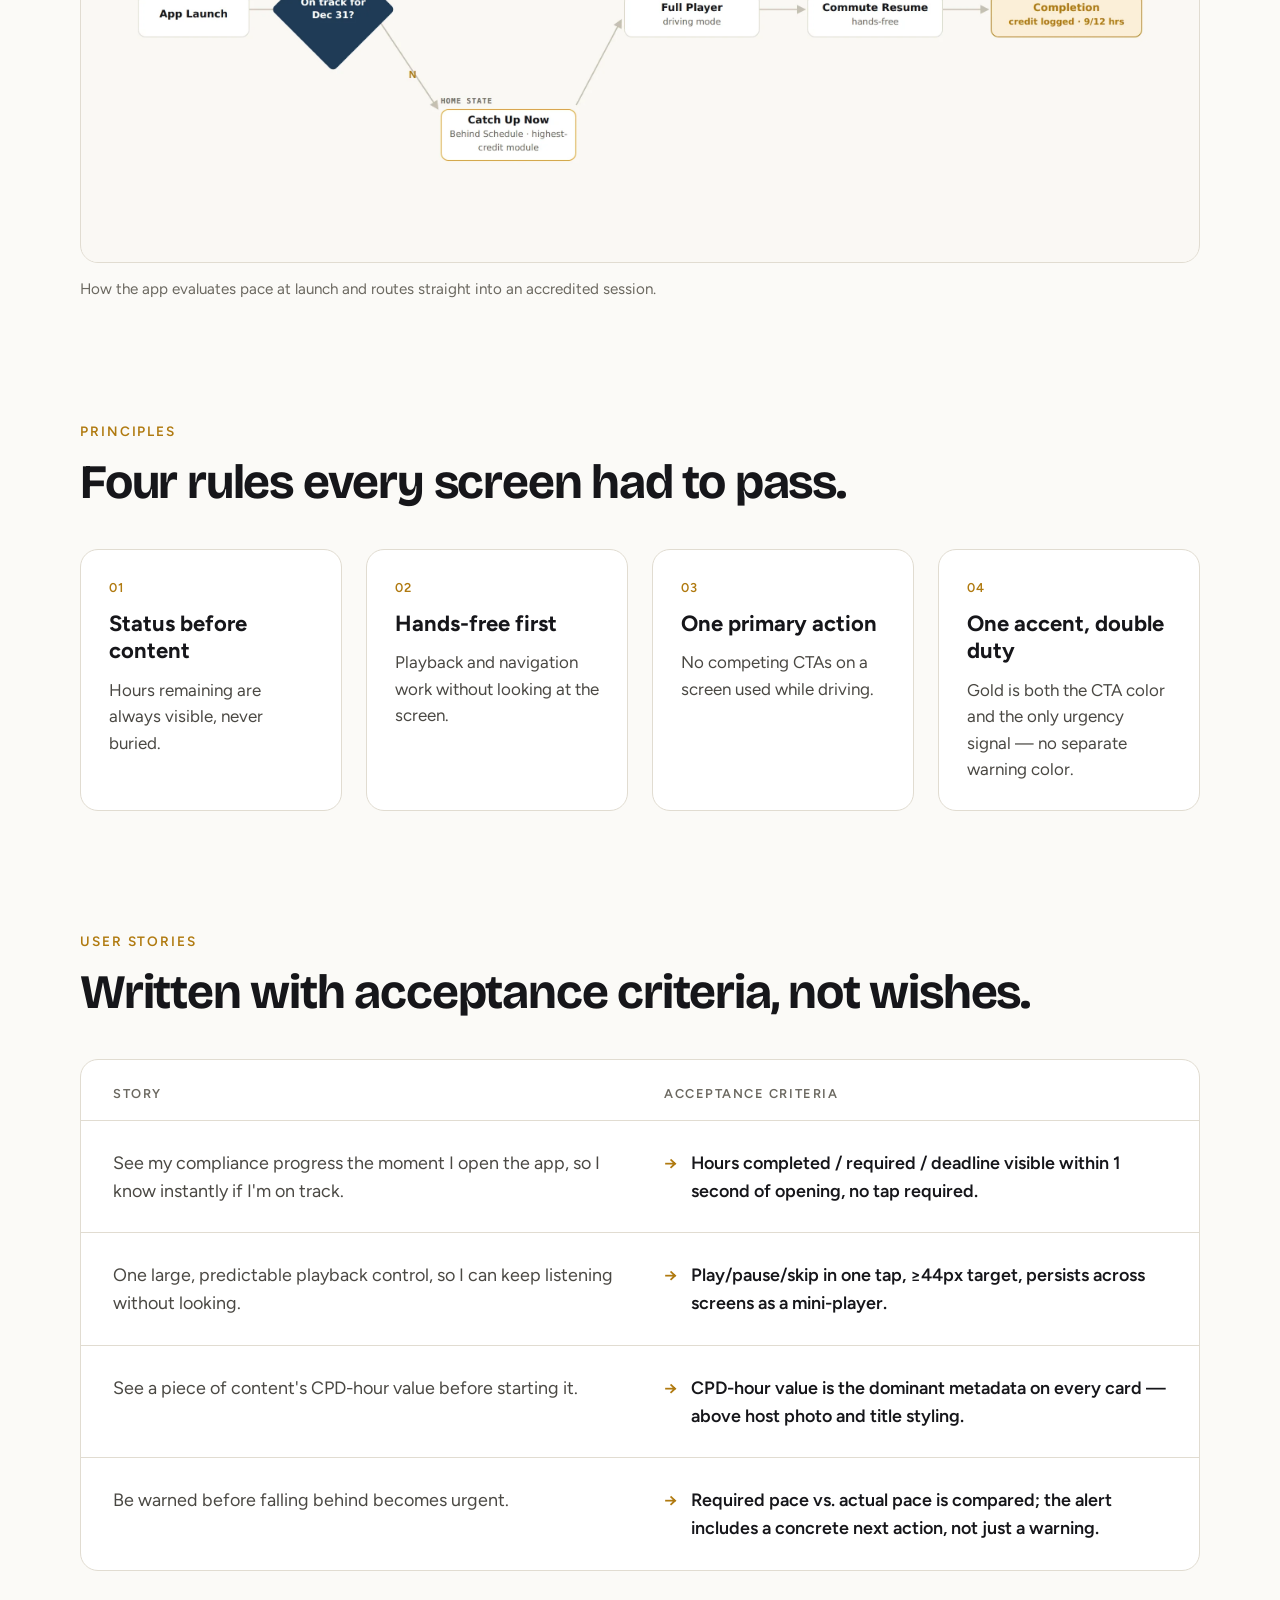
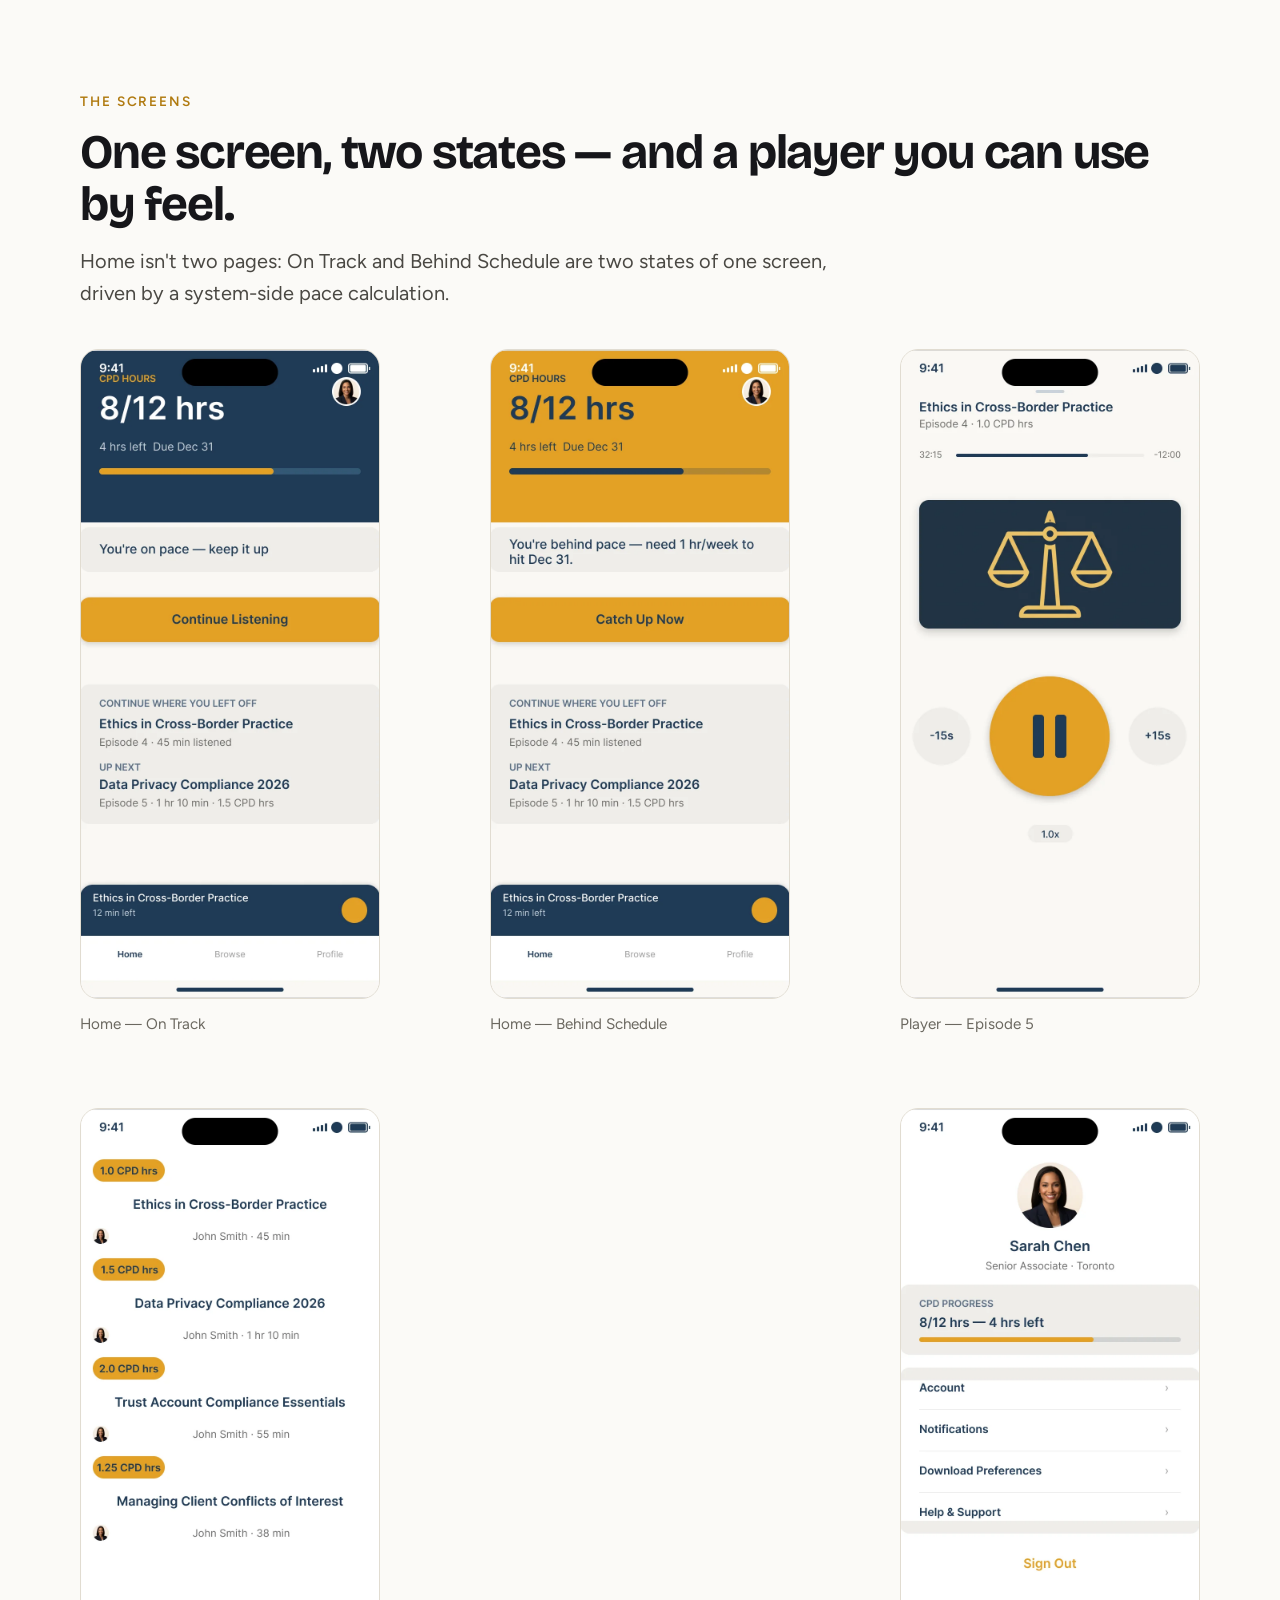
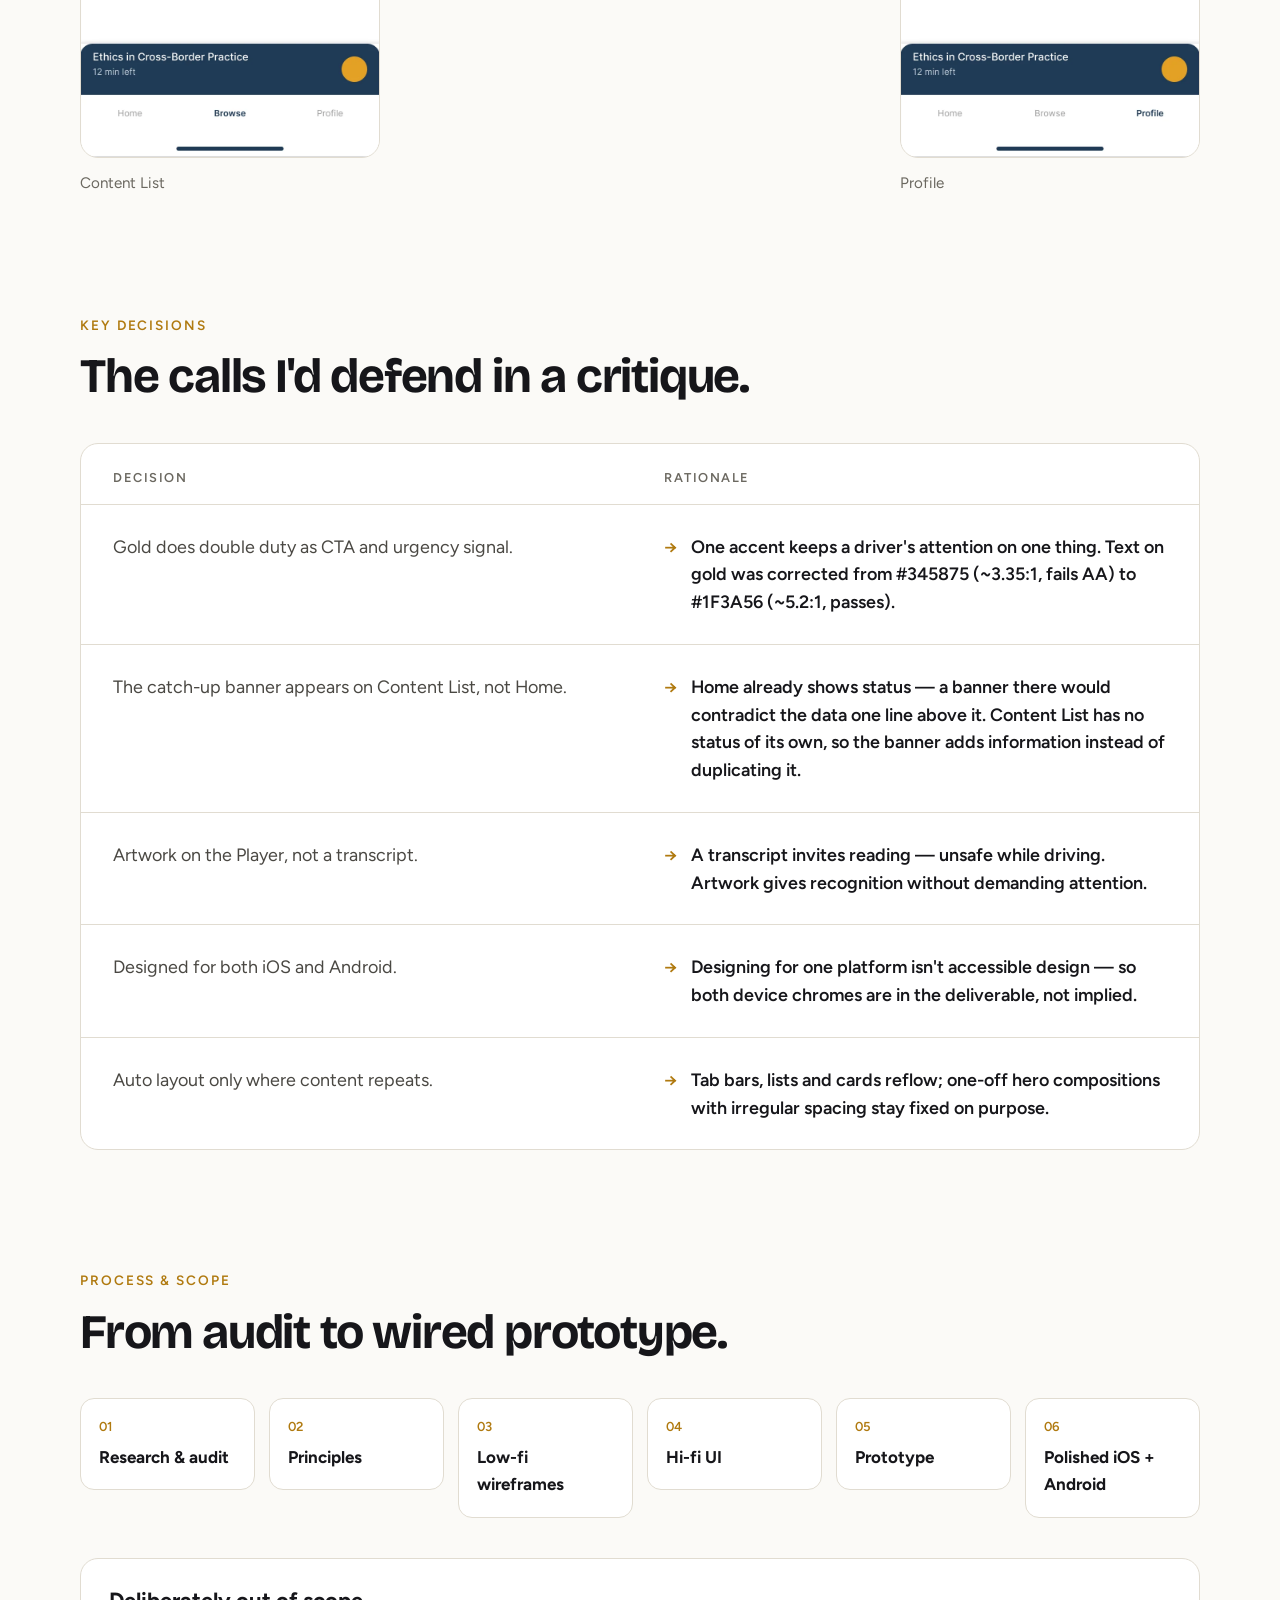
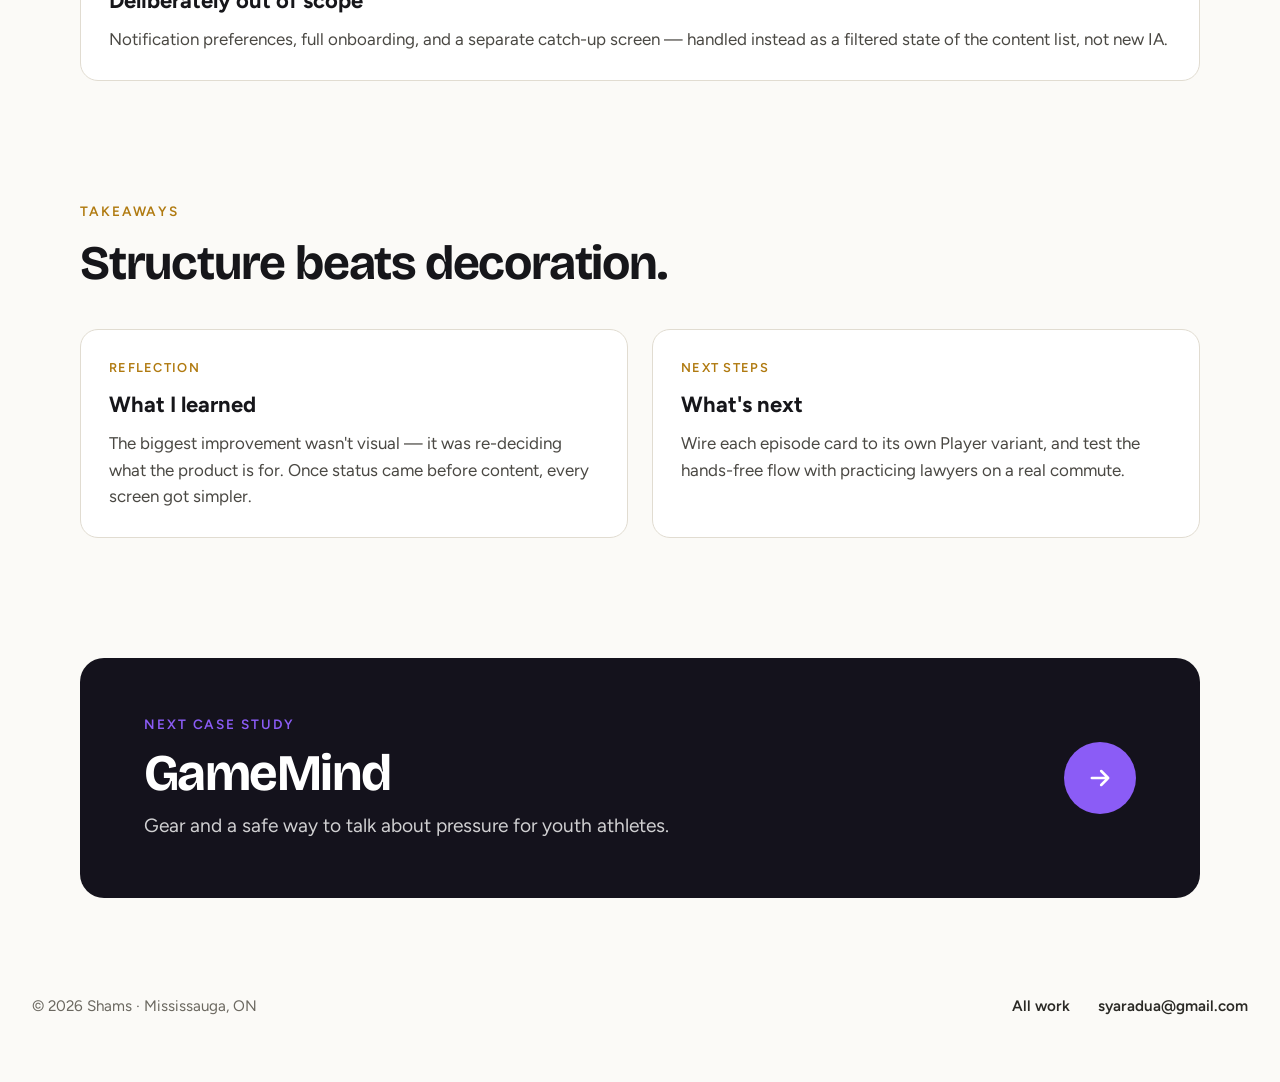
<file: counselpod.html>
<!DOCTYPE html>
<html lang="en">
<head>
<meta charset="UTF-8">
<meta name="viewport" content="width=device-width, initial-scale=1.0">
<title>CounselPod — Case study · Shams Yar-Adua</title>
<meta name="description" content="Redesigning a legal-education podcast app so busy lawyers can hit their CPD hours hands-free.">
<meta property="og:type" content="website">
<meta property="og:title" content="CounselPod — Case study · Shams Yar-Adua">
<meta property="og:description" content="Redesigning a legal-education podcast app so busy lawyers can hit their CPD hours hands-free.">
<meta property="og:image" content="https://syaradua-droid.github.io/portfolio/assets/og-counselpod.png">
<meta property="og:url" content="https://syaradua-droid.github.io/portfolio/counselpod.html">
<meta name="twitter:card" content="summary_large_image">
<meta name="twitter:title" content="CounselPod — Case study · Shams Yar-Adua">
<meta name="twitter:description" content="Redesigning a legal-education podcast app so busy lawyers can hit their CPD hours hands-free.">
<meta name="twitter:image" content="https://syaradua-droid.github.io/portfolio/assets/og-counselpod.png">
<link rel="stylesheet" href="https://fonts.googleapis.com/css2?family=Inter:wght@400;600;700&display=swap">
<link rel="icon" type="image/png" sizes="32x32" href="assets/favicon-32.png">
<link rel="icon" type="image/png" sizes="16x16" href="assets/favicon-16.png">
<link rel="shortcut icon" href="favicon.ico">
<link rel="apple-touch-icon" sizes="180x180" href="assets/apple-touch-icon.png">
<link rel="stylesheet" href="home.css">
<link rel="stylesheet" href="case.css">
</head>
<body class="home-page case-page">
<nav class="site-nav">
  <div class="wrap">
    <a href="index.html" class="nav-mark">Shams<span>.</span></a>
    <button class="nav-toggle" aria-label="Toggle navigation" aria-expanded="false"><span></span><span></span><span></span></button>
    <ul class="nav-links">
      <li><a href="index.html#work">All work</a></li>
      <li><a href="index.html#about">About</a></li>
      <li><a href="mailto:syaradua@gmail.com" class="btn-pill">Get in touch</a></li>
    </ul>
  </div>
</nav>
<header class="c-hero" style="background:#1F3A56;color:#FFFFFF">
<div class="c-inner">
<span class="c-eyebrow" style="color:#E3A125">Redesign · UX audit · Mobile app</span>
<h1 class="c-title" style="font-family:'Bricolage Grotesque', sans-serif;--ts:88px">CounselPod</h1>
<p class="c-lede">Redesigning a legal-education podcast app around compliance status and hands-free listening — allowing lawyers racing a CPD deadline to track requirements at a glance and earn accredited hours without taking their eyes off the road.</p>
<div class="c-meta"><div class="c-meta-cell" style="border-color:#35577A"><span class="k" style="color:#E3A125">Role</span><span class="v">UX/UI Designer (Solo)</span></div><div class="c-meta-cell" style="border-color:#35577A"><span class="k" style="color:#E3A125">Platform</span><span class="v">iOS + Android</span></div><div class="c-meta-cell" style="border-color:#35577A"><span class="k" style="color:#E3A125">Tools</span><span class="v">Figma</span></div><div class="c-meta-cell" style="border-color:#35577A"><span class="k" style="color:#E3A125">Type</span><span class="v">Redesign / audit of a real pre-seed concept</span></div></div>
</div>
</header>
<section class="c-sec">
<div class="c-sec-head">
<span class="c-eyebrow" style="color:#B07A10">Problem &amp; thesis</span>
<h2 class="c-h2">Built like a content library. Needed as a compliance dashboard.</h2>
<p class="c-intro">The original product — a mobile-first podcast app that lets lawyers and paralegals earn CPD credit on the commute — was architected like generic content discovery: card feed, host photos, browsing-first IA. Its most valuable user doesn't need to browse.</p>
</div>
<blockquote class="c-quote" style="border-color:#E3A125"><p>Redesign the core experience around compliance status and hands-free, audio-first use — not content discovery.</p><span class="who">Design thesis</span></blockquote><p style="margin: 0; font-size: 16px; color: #6B6860">Case study based on a real startup concept, used with the founder's blessing and renamed for portfolio use.</p>
</section>
<section class="c-sec">
<div class="c-sec-head">
<span class="c-eyebrow" style="color:#B07A10">Persona</span>
<h2 class="c-h2">Sarah, 29 — Senior Associate, Toronto.</h2>

</div>
<div class="c-row" style="gap:24px;align-items:stretch;justify-content:flex-start"><div style="flex-grow: 1; flex-basis: 0; background: #1F3A56; color: #FFFFFF; border-radius: 20px; padding: 40px; display: flex; flex-direction: column; gap: 20px"><span style="font-size: 13px; font-weight: 600; letter-spacing: 0.12em; color: #E3A125">THE FAILURE MOMENT</span><p style="margin: 0; font-size: 22px; line-height: 1.55">It's November. She's 5 hours short. She tries to listen while driving, the app fails to log attendance, and she arrives at work frustrated — wasted time, still non-compliant.</p></div><div style="flex-grow: 1; flex-basis: 0"><div class="c-cards c2"><div class="c-card"><h3>Deadline</h3><p>12 CPD hours by December 31.</p></div><div class="c-card"><h3>Context</h3><p>A 45-minute commute — hands and eyes busy.</p></div><div class="c-card"><h3>Frustrations</h3><p>Too many clicks, tiny controls, content over 2 hours.</p></div><div class="c-card"><h3>Needs</h3><p>To know instantly whether she's on track.</p></div></div></div></div>
</section>
<section class="c-sec">
<div class="c-sec-head">
<span class="c-eyebrow" style="color:#B07A10">Research &amp; mapping</span>
<h2 class="c-h2">Connecting Sarah's commute friction to product logic.</h2>
<p class="c-intro">Mapping the physical reality of a 45-minute highway commute — hands and eyes already spoken for — exposed exactly where the legacy app broke down, and dictated the branching logic that replaced it.</p>
</div>
<figure class="c-fig" style="--w:100%"><div class="c-frame" style="aspect-ratio:1480/650;background:#FAF8F4"><img src="assets/cp-journey-map.webp" width="2960" height="1300" alt="Journey map of Sarah's 45-minute commute across four stages — pre-drive setup, merging into traffic, highway at speed, and arrival at the firm — each showing where the original app failed and which design principle fixed it" loading="lazy" style="object-fit:contain"></div><figcaption>Sarah's commute, mapped stage by stage against the four principles.</figcaption></figure>
<figure class="c-fig" style="--w:100%;margin-top:2rem"><div class="c-frame" style="aspect-ratio:1400/620;background:#FAF8F4"><img src="assets/cp-user-flow.webp" width="2800" height="1240" alt="User flow diagram showing app launch, a system-logic decision on CPD pace, two home states — Continue Listening and Catch Up Now — the driving-mode player, commute resume, and completion with logged credit" loading="lazy" style="object-fit:contain"></div><figcaption>How the app evaluates pace at launch and routes straight into an accredited session.</figcaption></figure>
</section>
<section class="c-sec">
<div class="c-sec-head">
<span class="c-eyebrow" style="color:#B07A10">Principles</span>
<h2 class="c-h2">Four rules every screen had to pass.</h2>

</div>
<div class="c-cards c4"><div class="c-card"><span class="c-tag" style="color:#B07A10">01</span><h3>Status before content</h3><p>Hours remaining are always visible, never buried.</p></div><div class="c-card"><span class="c-tag" style="color:#B07A10">02</span><h3>Hands-free first</h3><p>Playback and navigation work without looking at the screen.</p></div><div class="c-card"><span class="c-tag" style="color:#B07A10">03</span><h3>One primary action</h3><p>No competing CTAs on a screen used while driving.</p></div><div class="c-card"><span class="c-tag" style="color:#B07A10">04</span><h3>One accent, double duty</h3><p>Gold is both the CTA color and the only urgency signal — no separate warning color.</p></div></div>
</section>
<section class="c-sec">
<div class="c-sec-head">
<span class="c-eyebrow" style="color:#B07A10">User stories</span>
<h2 class="c-h2">Written with acceptance criteria, not wishes.</h2>

</div>
<div class="c-table"><div class="c-tr c-th"><span>Story</span><span>Acceptance criteria</span></div><div class="c-tr"><span class="a">See my compliance progress the moment I open the app, so I know instantly if I'm on track.</span><span class="b"><span style="color:#B07A10">→</span><span>Hours completed / required / deadline visible within 1 second of opening, no tap required.</span></span></div><div class="c-tr"><span class="a">One large, predictable playback control, so I can keep listening without looking.</span><span class="b"><span style="color:#B07A10">→</span><span>Play/pause/skip in one tap, ≥44px target, persists across screens as a mini-player.</span></span></div><div class="c-tr"><span class="a">See a piece of content's CPD-hour value before starting it.</span><span class="b"><span style="color:#B07A10">→</span><span>CPD-hour value is the dominant metadata on every card — above host photo and title styling.</span></span></div><div class="c-tr"><span class="a">Be warned before falling behind becomes urgent.</span><span class="b"><span style="color:#B07A10">→</span><span>Required pace vs. actual pace is compared; the alert includes a concrete next action, not just a warning.</span></span></div></div>
</section>
<section class="c-sec">
<div class="c-sec-head">
<span class="c-eyebrow" style="color:#B07A10">The screens</span>
<h2 class="c-h2">One screen, two states — and a player you can use by feel.</h2>
<p class="c-intro">Home isn't two pages: On Track and Behind Schedule are two states of one screen, driven by a system-side pace calculation.</p>
</div>
<div class="c-row" style="gap:24px;align-items:flex-start;justify-content:space-between">
<figure class="c-fig" style="--w:300px"><div class="c-frame" style="aspect-ratio:375/812;background:#FAF8F4"><img src="assets/cp_home_ontrack.webp" width="750" height="1624" alt="CounselPod Home screen, On Track state" loading="lazy" style="object-fit:cover"></div><figcaption>Home — On Track</figcaption></figure>
<figure class="c-fig" style="--w:300px"><div class="c-frame" style="aspect-ratio:375/812;background:#FAF8F4"><img src="assets/cp_home_behind.webp" width="750" height="1624" alt="CounselPod Home screen, Behind Schedule state" loading="lazy" style="object-fit:cover"></div><figcaption>Home — Behind Schedule</figcaption></figure>
<figure class="c-fig" style="--w:300px"><div class="c-frame" style="aspect-ratio:375/812;background:#FAF8F4"><img src="assets/cp_player.webp" width="750" height="1624" alt="CounselPod Player screen, Episode 5" loading="lazy" style="object-fit:cover"></div><figcaption>Player — Episode 5</figcaption></figure>
</div>
<div class="c-row" style="gap:24px;align-items:flex-start;justify-content:space-between;margin-top:2rem">
<figure class="c-fig" style="--w:300px"><div class="c-frame" style="aspect-ratio:375/812;background:#FAF8F4"><img src="assets/cp_content_list.webp" width="750" height="1624" alt="CounselPod Content List screen" loading="lazy" style="object-fit:cover"></div><figcaption>Content List</figcaption></figure>
<figure class="c-fig" style="--w:300px"><div class="c-frame" style="aspect-ratio:375/812;background:#FAF8F4"><img src="assets/cp_profile.webp" width="750" height="1624" alt="CounselPod Profile screen" loading="lazy" style="object-fit:cover"></div><figcaption>Profile</figcaption></figure>
</div>
</section>
<section class="c-sec">
<div class="c-sec-head">
<span class="c-eyebrow" style="color:#B07A10">Key decisions</span>
<h2 class="c-h2">The calls I'd defend in a critique.</h2>

</div>
<div class="c-table"><div class="c-tr c-th"><span>Decision</span><span>Rationale</span></div><div class="c-tr"><span class="a">Gold does double duty as CTA and urgency signal.</span><span class="b"><span style="color:#B07A10">→</span><span>One accent keeps a driver's attention on one thing. Text on gold was corrected from #345875 (~3.35:1, fails AA) to #1F3A56 (~5.2:1, passes).</span></span></div><div class="c-tr"><span class="a">The catch-up banner appears on Content List, not Home.</span><span class="b"><span style="color:#B07A10">→</span><span>Home already shows status — a banner there would contradict the data one line above it. Content List has no status of its own, so the banner adds information instead of duplicating it.</span></span></div><div class="c-tr"><span class="a">Artwork on the Player, not a transcript.</span><span class="b"><span style="color:#B07A10">→</span><span>A transcript invites reading — unsafe while driving. Artwork gives recognition without demanding attention.</span></span></div><div class="c-tr"><span class="a">Designed for both iOS and Android.</span><span class="b"><span style="color:#B07A10">→</span><span>Designing for one platform isn't accessible design — so both device chromes are in the deliverable, not implied.</span></span></div><div class="c-tr"><span class="a">Auto layout only where content repeats.</span><span class="b"><span style="color:#B07A10">→</span><span>Tab bars, lists and cards reflow; one-off hero compositions with irregular spacing stay fixed on purpose.</span></span></div></div>
</section>
<section class="c-sec">
<div class="c-sec-head">
<span class="c-eyebrow" style="color:#B07A10">Process &amp; scope</span>
<h2 class="c-h2">From audit to wired prototype.</h2>

</div>
<div class="c-row" style="gap:14px;align-items:flex-start;justify-content:flex-start"><div style="flex-grow: 1; flex-basis: 0; background: #FFFFFF; border: 1.5px solid #E1DCD1; border-radius: 14px; padding: 18px; display: flex; flex-direction: column; gap: 6px"><span style="font-size: 13px; font-weight: 600; color: #B07A10">01</span><span style="font-size: 17px; font-weight: 700">Research &amp; audit</span></div><div style="flex-grow: 1; flex-basis: 0; background: #FFFFFF; border: 1.5px solid #E1DCD1; border-radius: 14px; padding: 18px; display: flex; flex-direction: column; gap: 6px"><span style="font-size: 13px; font-weight: 600; color: #B07A10">02</span><span style="font-size: 17px; font-weight: 700">Principles</span></div><div style="flex-grow: 1; flex-basis: 0; background: #FFFFFF; border: 1.5px solid #E1DCD1; border-radius: 14px; padding: 18px; display: flex; flex-direction: column; gap: 6px"><span style="font-size: 13px; font-weight: 600; color: #B07A10">03</span><span style="font-size: 17px; font-weight: 700">Low-fi wireframes</span></div><div style="flex-grow: 1; flex-basis: 0; background: #FFFFFF; border: 1.5px solid #E1DCD1; border-radius: 14px; padding: 18px; display: flex; flex-direction: column; gap: 6px"><span style="font-size: 13px; font-weight: 600; color: #B07A10">04</span><span style="font-size: 17px; font-weight: 700">Hi-fi UI</span></div><div style="flex-grow: 1; flex-basis: 0; background: #FFFFFF; border: 1.5px solid #E1DCD1; border-radius: 14px; padding: 18px; display: flex; flex-direction: column; gap: 6px"><span style="font-size: 13px; font-weight: 600; color: #B07A10">05</span><span style="font-size: 17px; font-weight: 700">Prototype</span></div><div style="flex-grow: 1; flex-basis: 0; background: #FFFFFF; border: 1.5px solid #E1DCD1; border-radius: 14px; padding: 18px; display: flex; flex-direction: column; gap: 6px"><span style="font-size: 13px; font-weight: 600; color: #B07A10">06</span><span style="font-size: 17px; font-weight: 700">Polished iOS + Android</span></div></div><div class="c-cards c1"><div class="c-card"><h3>Deliberately out of scope</h3><p>Notification preferences, full onboarding, and a separate catch-up screen — handled instead as a filtered state of the content list, not new IA.</p></div></div>
</section>
<section class="c-sec">
<div class="c-sec-head">
<span class="c-eyebrow" style="color:#B07A10">Takeaways</span>
<h2 class="c-h2">Structure beats decoration.</h2>

</div>
<div class="c-cards c2"><div class="c-card"><span class="c-tag" style="color:#B07A10">Reflection</span><h3>What I learned</h3><p>The biggest improvement wasn't visual — it was re-deciding what the product is for. Once status came before content, every screen got simpler.</p></div><div class="c-card"><span class="c-tag" style="color:#B07A10">Next steps</span><h3>What's next</h3><p>Wire each episode card to its own Player variant, and test the hands-free flow with practicing lawyers on a real commute.</p></div></div>
</section>
<section class="c-sec">
<a href="gamemind.html" class="c-next" style="background:#14121C;color:#FFFFFF">
<div class="c-next-copy"><span class="c-eyebrow" style="color:#8B5CF6">Next case study</span><span class="n">GameMind</span><span class="d">Gear and a safe way to talk about pressure for youth athletes.</span></div>
<span class="c-next-go" style="background:#8B5CF6"><svg width="28" height="28" viewBox="0 0 24 24" fill="none" stroke="#FFFFFF" stroke-width="2.2" stroke-linecap="round" stroke-linejoin="round"><path d="M5 12h14M13 6l6 6-6 6"></path></svg></span>
</a>
</section>
<footer class="home-footer c-footer">
  <div class="footer-bottom">
    <span>© 2026 Shams · Mississauga, ON</span>
    <span class="c-foot-links"><a href="index.html#work">All work</a><a href="mailto:syaradua@gmail.com">syaradua@gmail.com</a></span>
  </div>
</footer>
<script src="assets/nav.js" defer></script>
</body>
</html>
</file>
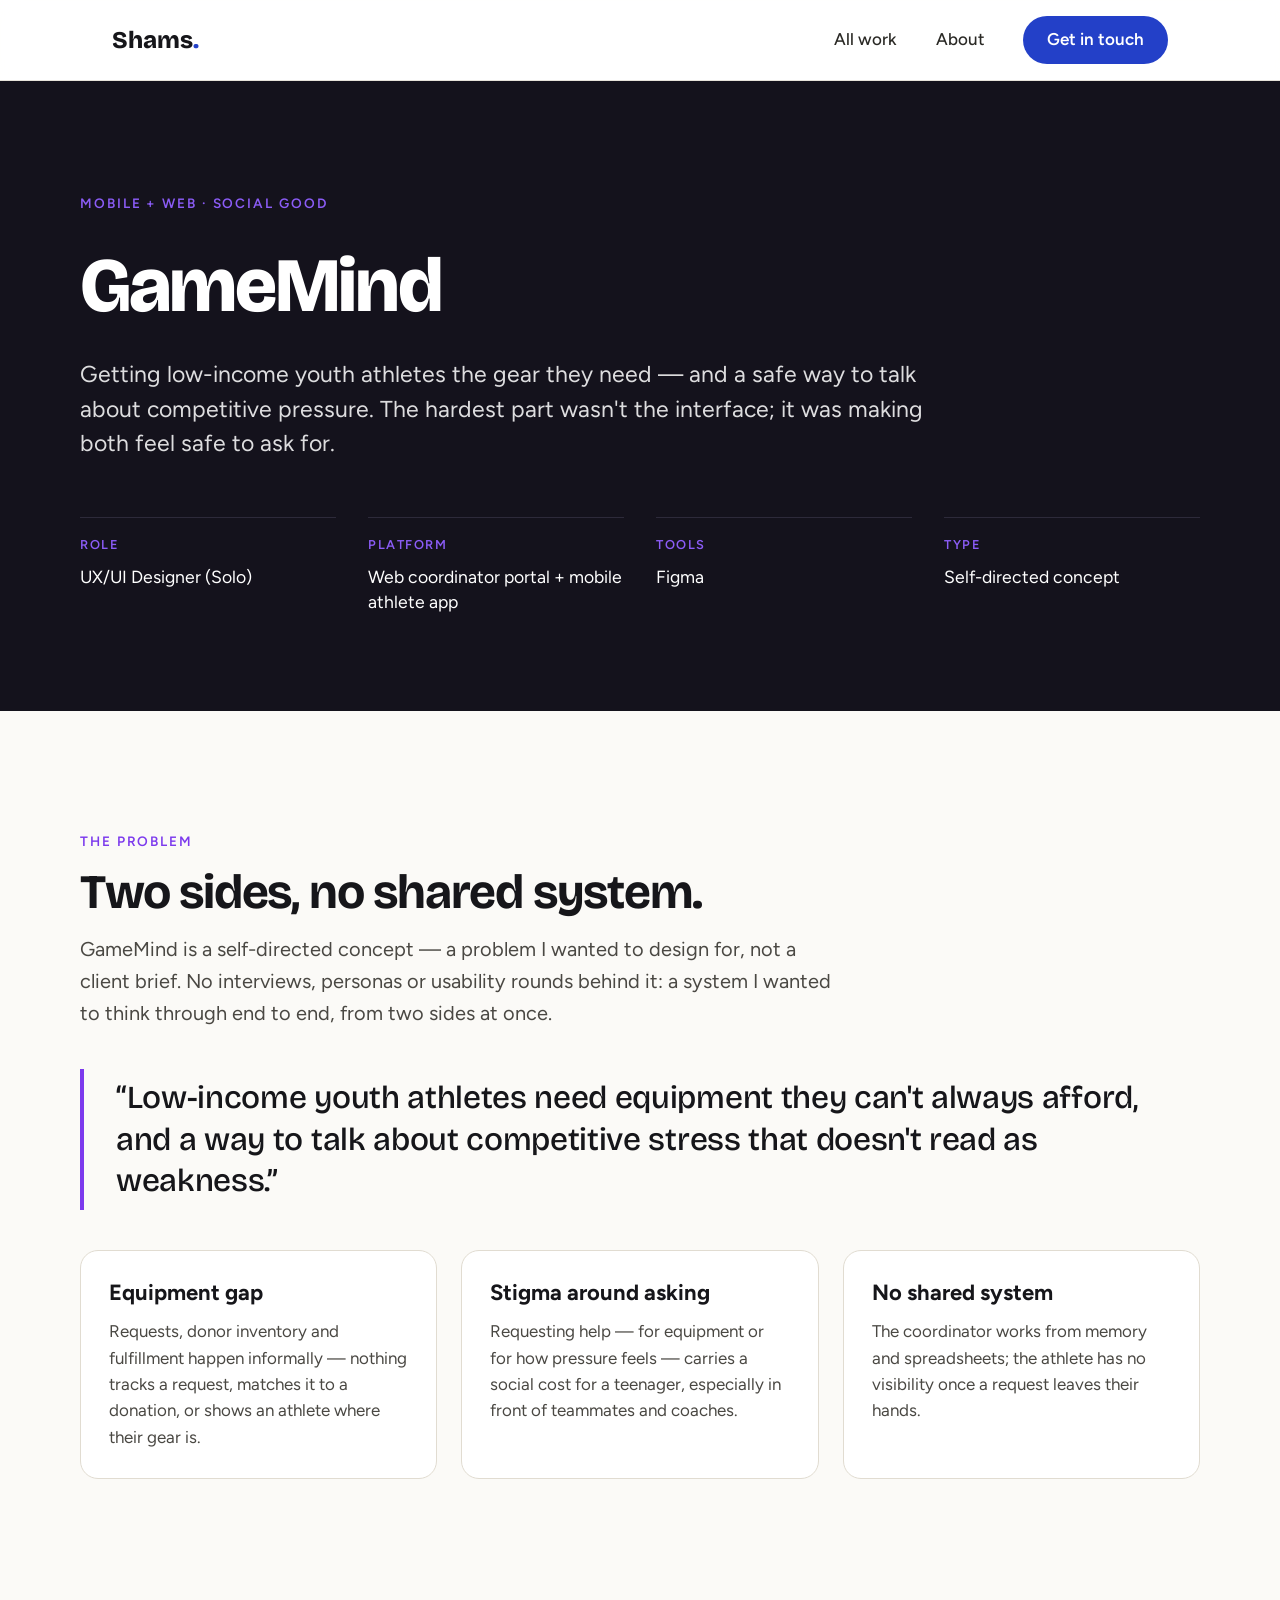
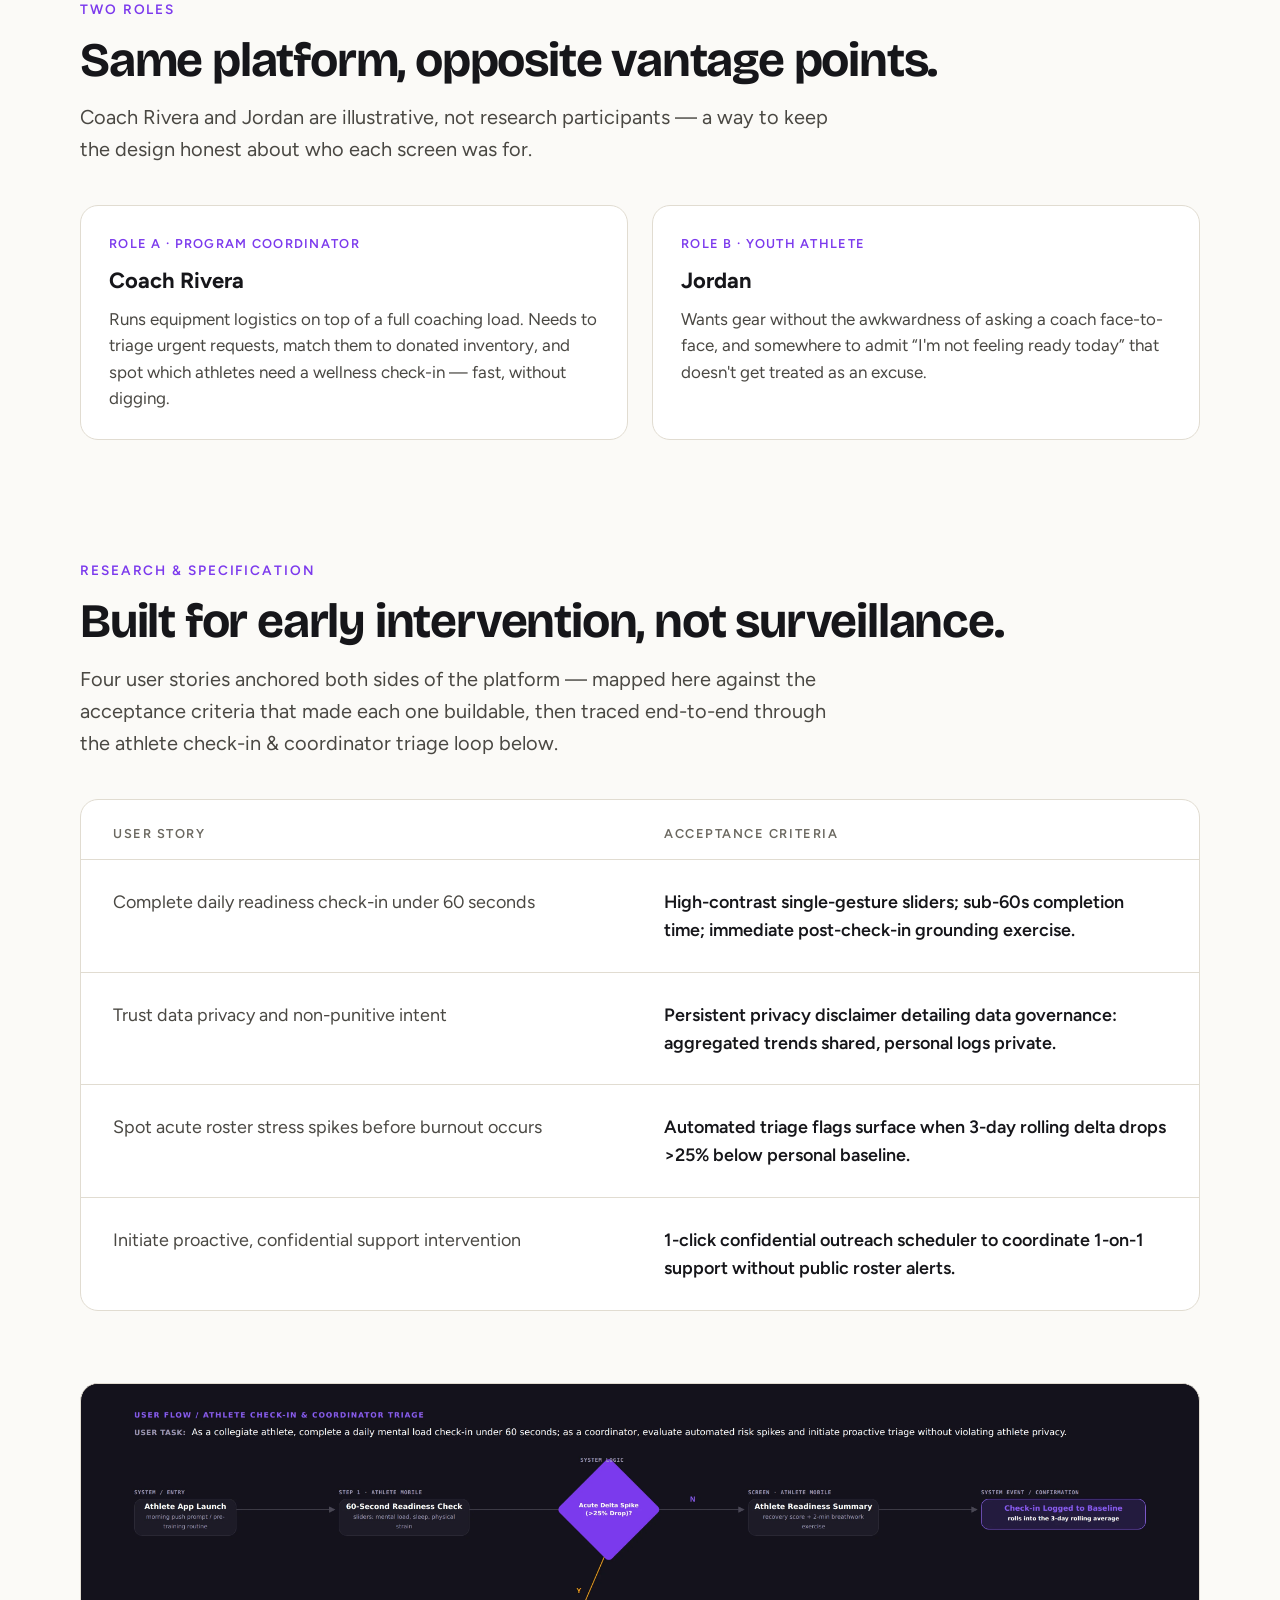
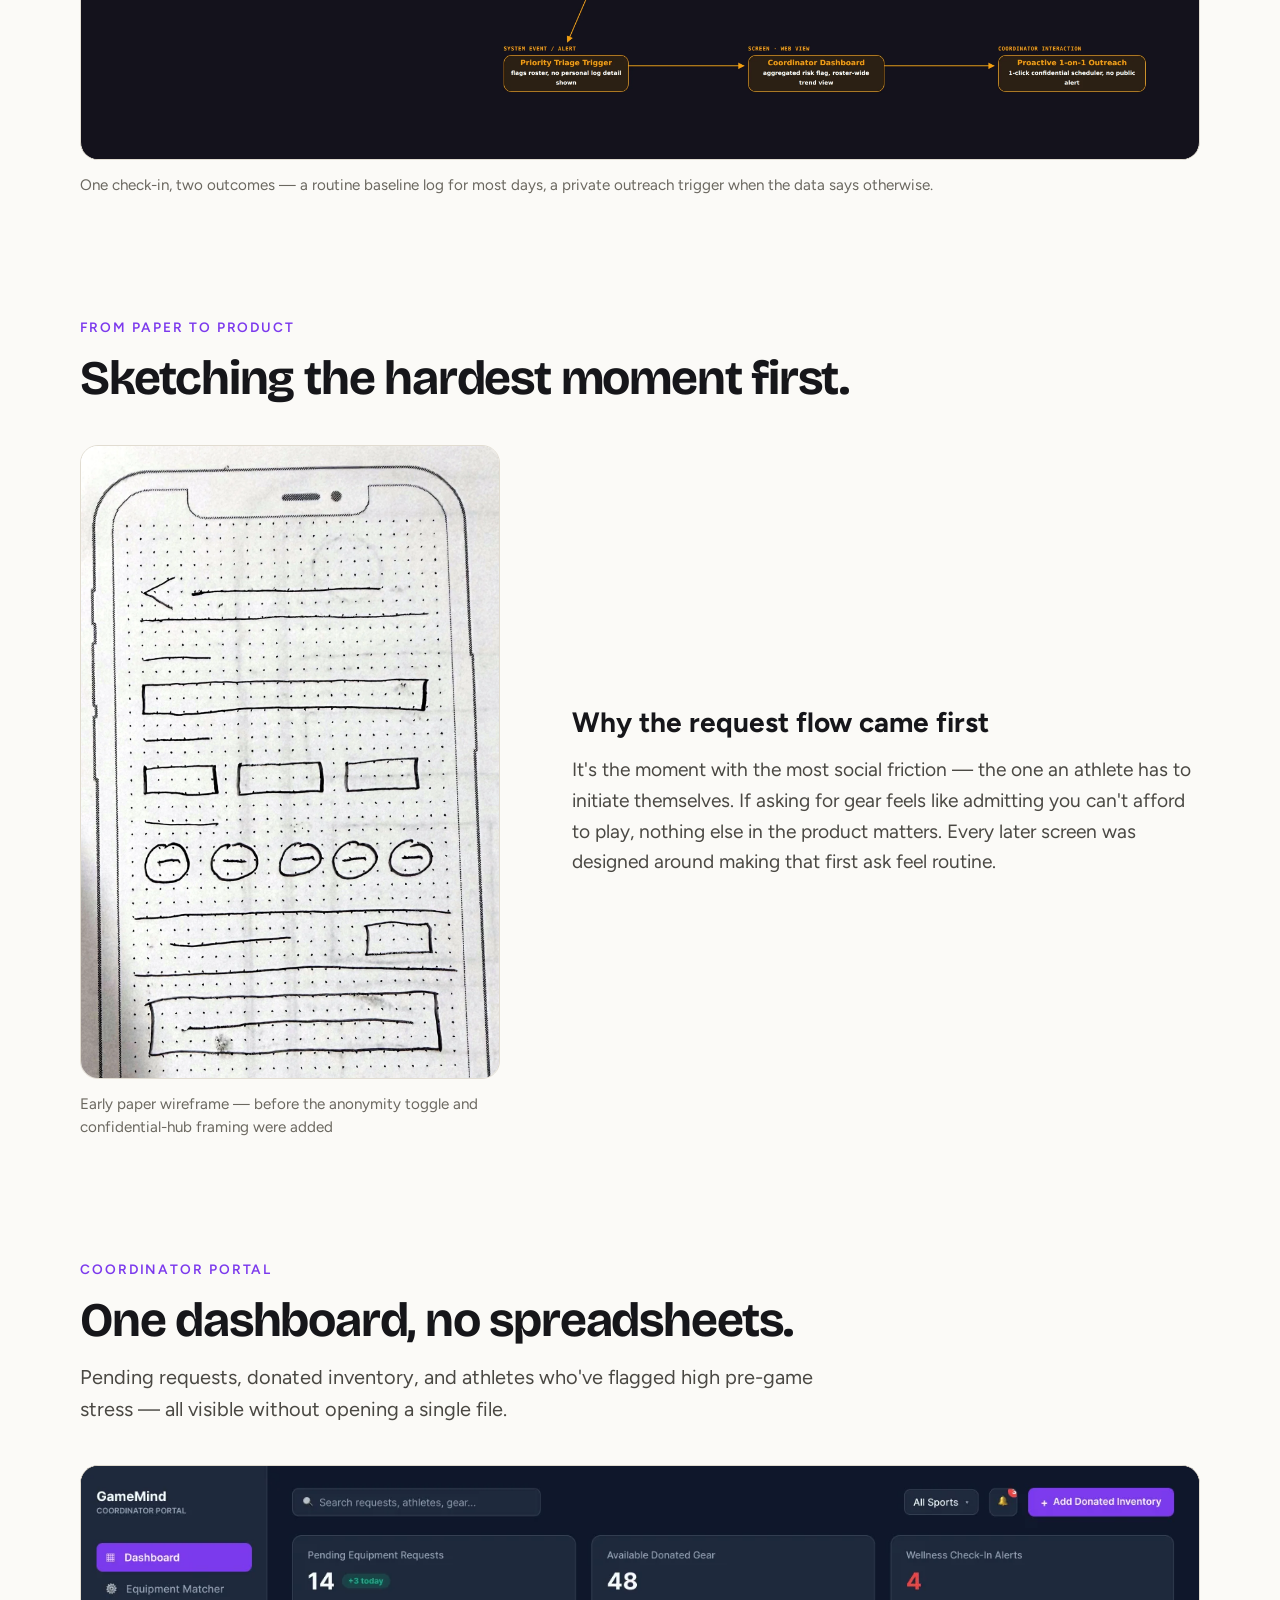
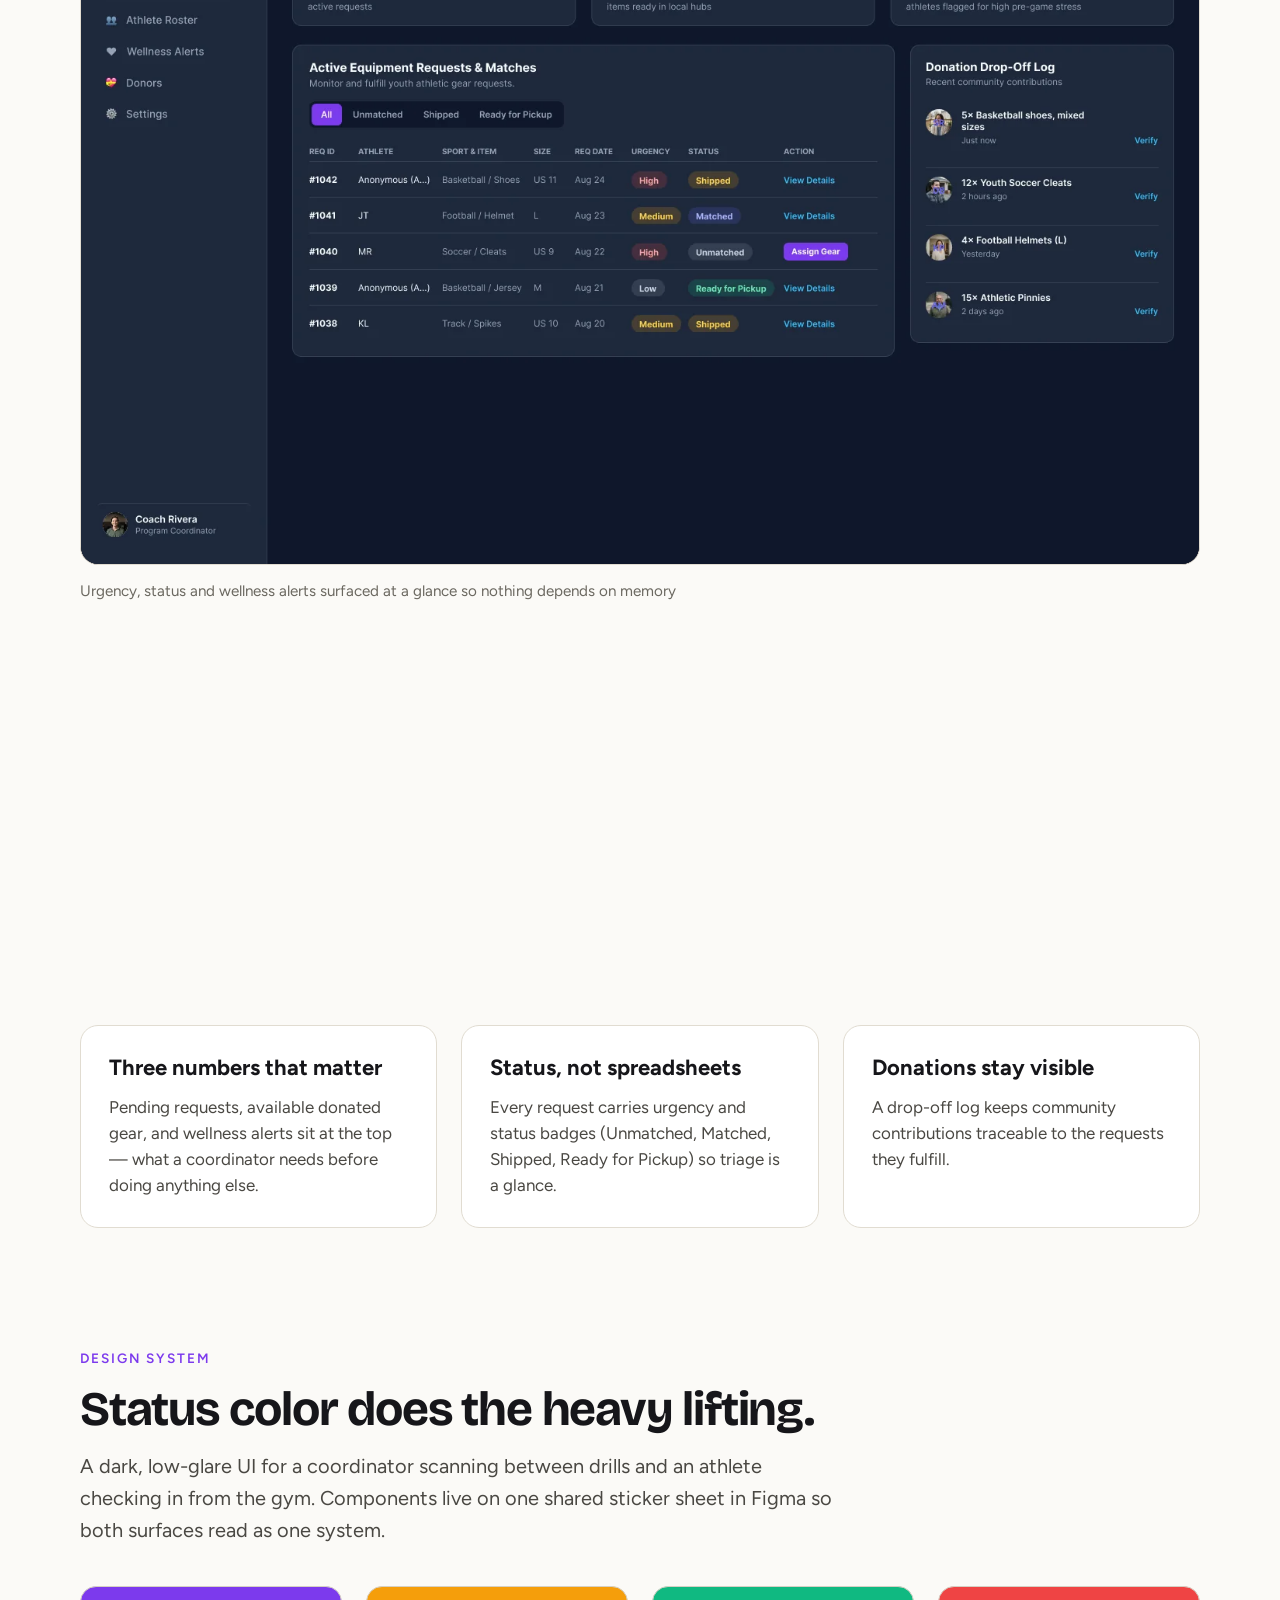
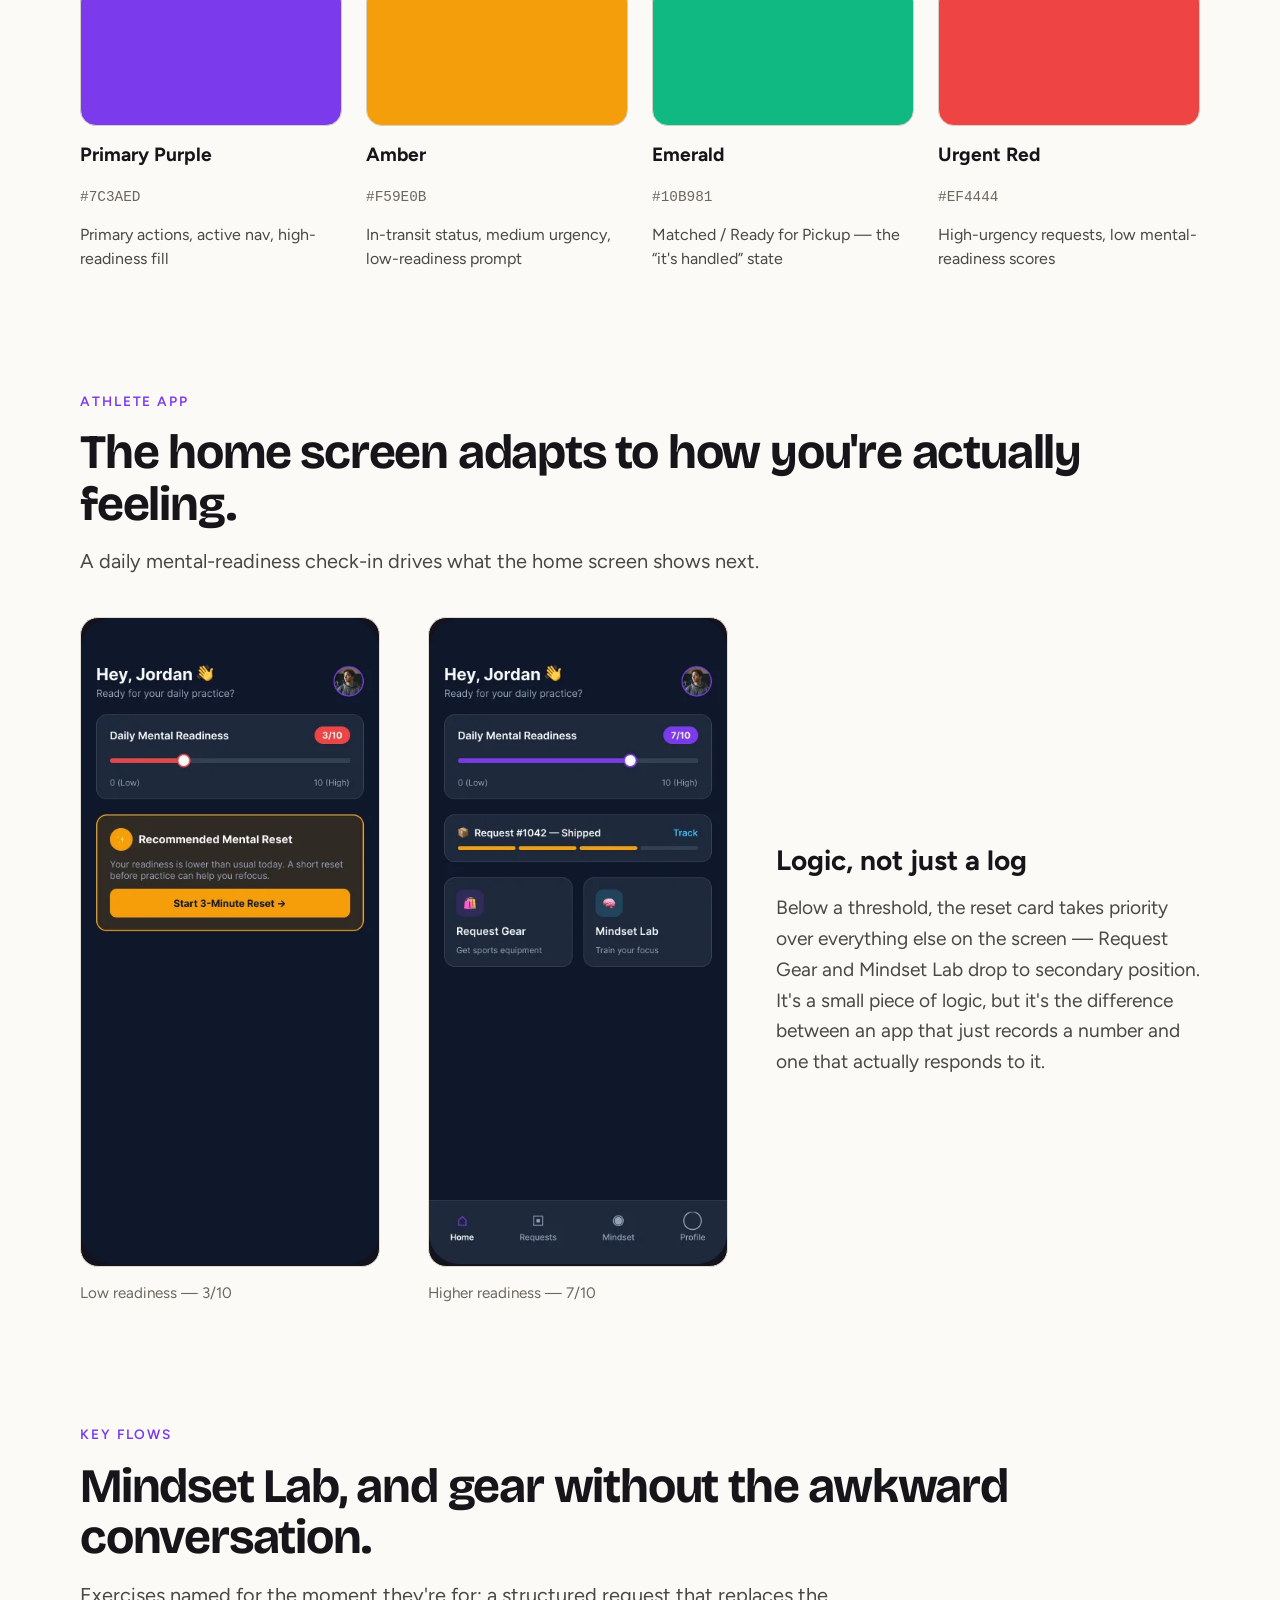
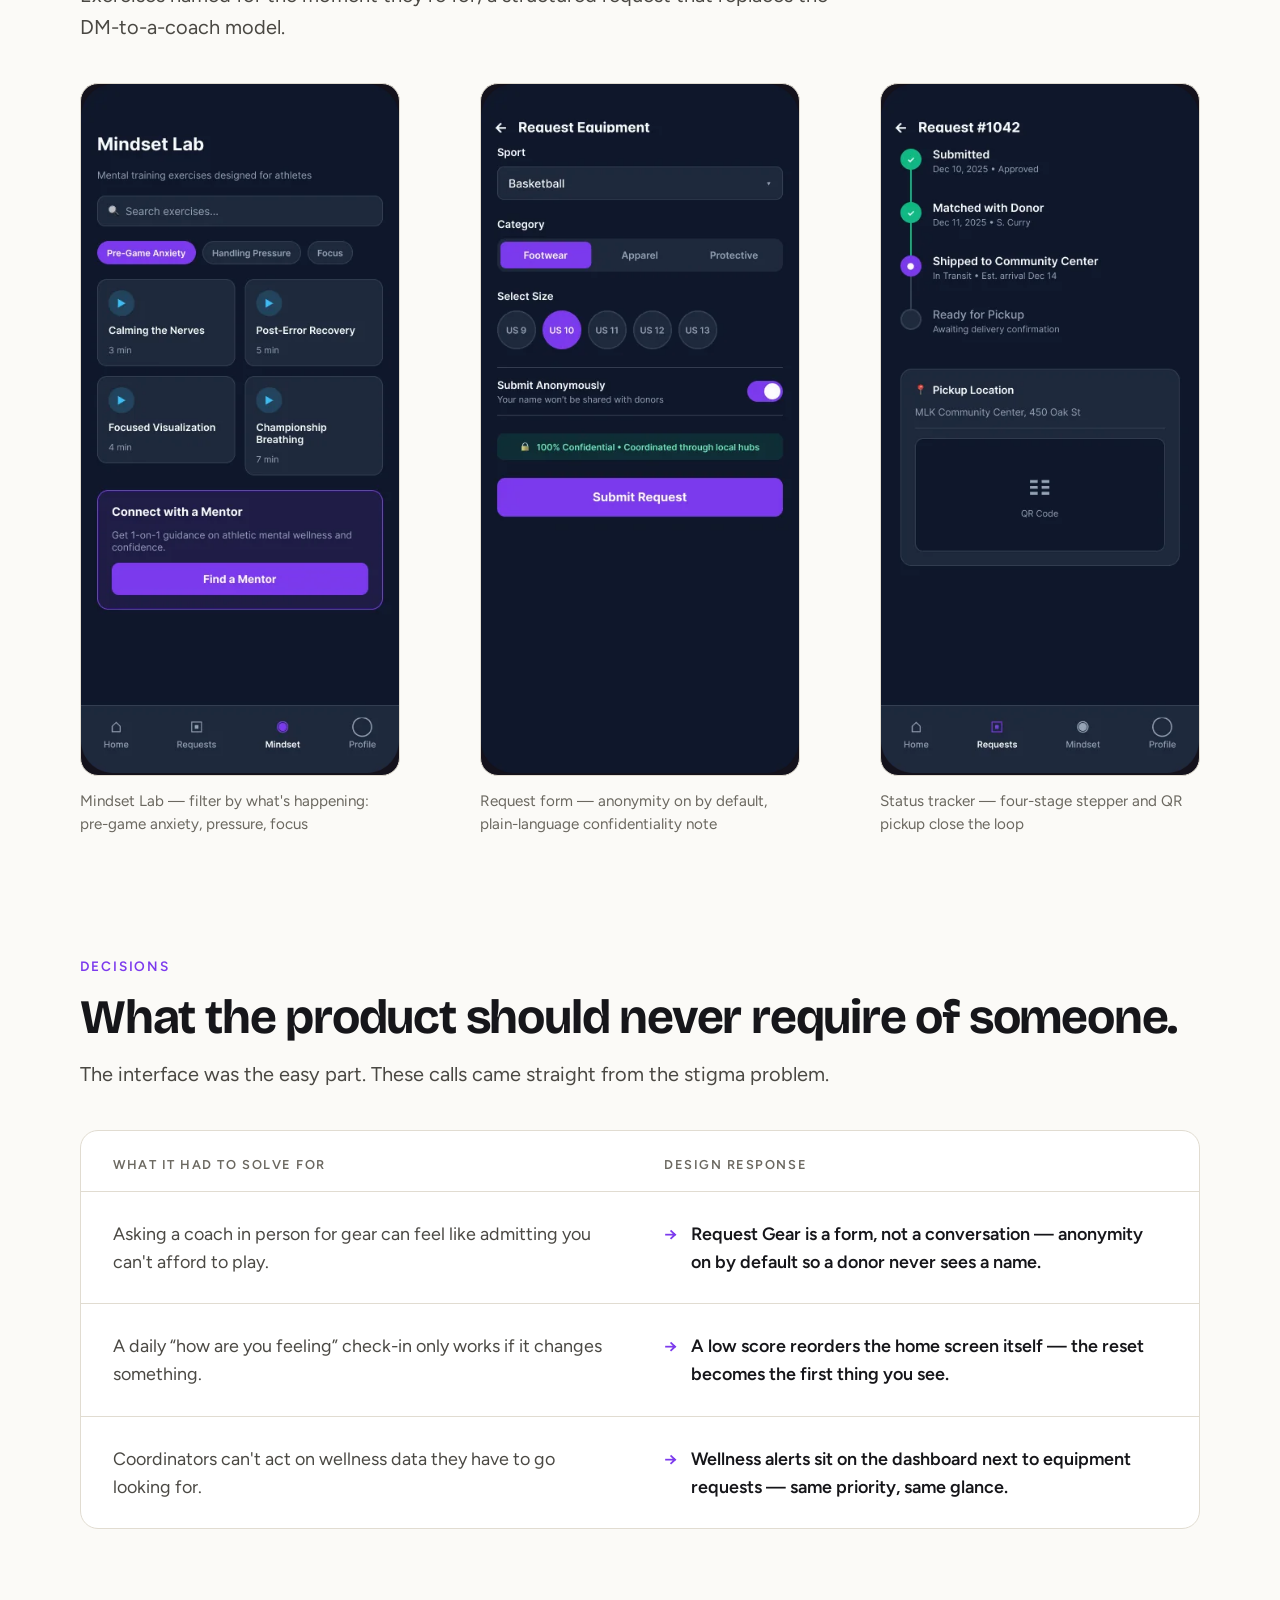
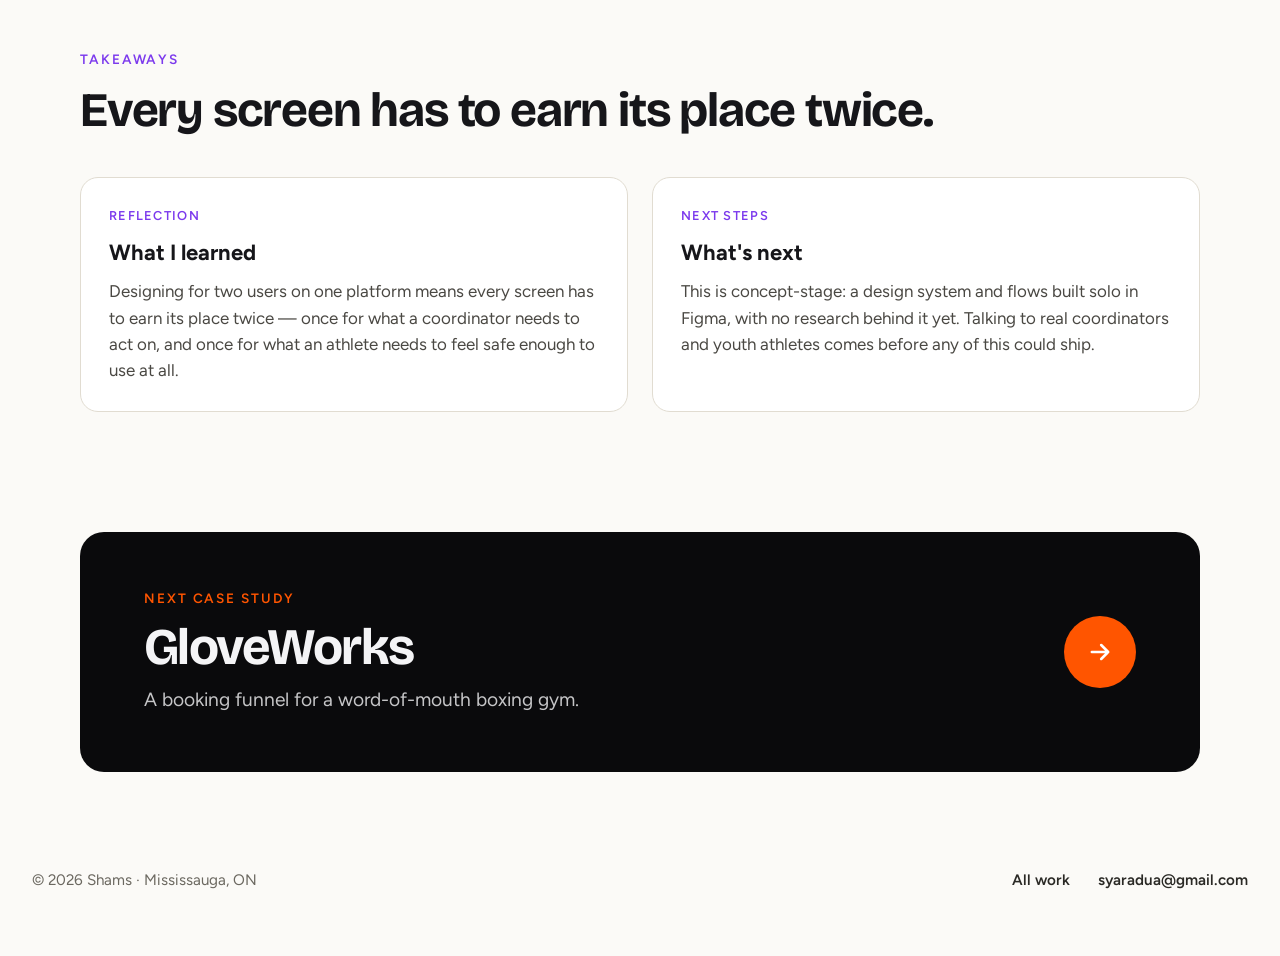
<file: gamemind.html>
<!DOCTYPE html>
<html lang="en">
<head>
<meta charset="UTF-8">
<meta name="viewport" content="width=device-width, initial-scale=1.0">
<title>GameMind — Case study · Shams Yar-Adua</title>
<meta name="description" content="Gear and a safe way to talk about pressure, for youth athletes.">
<meta property="og:type" content="website">
<meta property="og:title" content="GameMind — Case study · Shams Yar-Adua">
<meta property="og:description" content="Gear and a safe way to talk about pressure, for youth athletes.">
<meta property="og:image" content="https://syaradua-droid.github.io/portfolio/assets/og-gamemind.png">
<meta property="og:url" content="https://syaradua-droid.github.io/portfolio/gamemind.html">
<meta name="twitter:card" content="summary_large_image">
<meta name="twitter:title" content="GameMind — Case study · Shams Yar-Adua">
<meta name="twitter:description" content="Gear and a safe way to talk about pressure, for youth athletes.">
<meta name="twitter:image" content="https://syaradua-droid.github.io/portfolio/assets/og-gamemind.png">
<link rel="icon" type="image/png" sizes="32x32" href="assets/favicon-32.png">
<link rel="icon" type="image/png" sizes="16x16" href="assets/favicon-16.png">
<link rel="shortcut icon" href="favicon.ico">
<link rel="apple-touch-icon" sizes="180x180" href="assets/apple-touch-icon.png">
<link rel="stylesheet" href="home.css">
<link rel="stylesheet" href="case.css">
</head>
<body class="home-page case-page">
<nav class="site-nav">
  <div class="wrap">
    <a href="index.html" class="nav-mark">Shams<span>.</span></a>
    <button class="nav-toggle" aria-label="Toggle navigation" aria-expanded="false"><span></span><span></span><span></span></button>
    <ul class="nav-links">
      <li><a href="index.html#work">All work</a></li>
      <li><a href="index.html#about">About</a></li>
      <li><a href="mailto:syaradua@gmail.com" class="btn-pill">Get in touch</a></li>
    </ul>
  </div>
</nav>
<header class="c-hero" style="background:#14121C;color:#FFFFFF">
<div class="c-inner">
<span class="c-eyebrow" style="color:#8B5CF6">Mobile + Web · Social good</span>
<h1 class="c-title" style="font-family:'Bricolage Grotesque', sans-serif;--ts:88px">GameMind</h1>
<p class="c-lede">Getting low-income youth athletes the gear they need — and a safe way to talk about competitive pressure. The hardest part wasn't the interface; it was making both feel safe to ask for.</p>
<div class="c-meta"><div class="c-meta-cell" style="border-color:#2D2A3A"><span class="k" style="color:#8B5CF6">Role</span><span class="v">UX/UI Designer (Solo)</span></div><div class="c-meta-cell" style="border-color:#2D2A3A"><span class="k" style="color:#8B5CF6">Platform</span><span class="v">Web coordinator portal + mobile athlete app</span></div><div class="c-meta-cell" style="border-color:#2D2A3A"><span class="k" style="color:#8B5CF6">Tools</span><span class="v">Figma</span></div><div class="c-meta-cell" style="border-color:#2D2A3A"><span class="k" style="color:#8B5CF6">Type</span><span class="v">Self-directed concept</span></div></div>
</div>
</header>
<section class="c-sec">
<div class="c-sec-head">
<span class="c-eyebrow" style="color:#7C3AED">The problem</span>
<h2 class="c-h2">Two sides, no shared system.</h2>
<p class="c-intro">GameMind is a self-directed concept — a problem I wanted to design for, not a client brief. No interviews, personas or usability rounds behind it: a system I wanted to think through end to end, from two sides at once.</p>
</div>
<blockquote class="c-quote" style="border-color:#7C3AED"><p>“Low-income youth athletes need equipment they can't always afford, and a way to talk about competitive stress that doesn't read as weakness.”</p></blockquote><div class="c-cards c3"><div class="c-card"><h3>Equipment gap</h3><p>Requests, donor inventory and fulfillment happen informally — nothing tracks a request, matches it to a donation, or shows an athlete where their gear is.</p></div><div class="c-card"><h3>Stigma around asking</h3><p>Requesting help — for equipment or for how pressure feels — carries a social cost for a teenager, especially in front of teammates and coaches.</p></div><div class="c-card"><h3>No shared system</h3><p>The coordinator works from memory and spreadsheets; the athlete has no visibility once a request leaves their hands.</p></div></div>
</section>
<section class="c-sec">
<div class="c-sec-head">
<span class="c-eyebrow" style="color:#7C3AED">Two roles</span>
<h2 class="c-h2">Same platform, opposite vantage points.</h2>
<p class="c-intro">Coach Rivera and Jordan are illustrative, not research participants — a way to keep the design honest about who each screen was for.</p>
</div>
<div class="c-cards c2"><div class="c-card"><span class="c-tag" style="color:#7C3AED">Role A · Program coordinator</span><h3>Coach Rivera</h3><p>Runs equipment logistics on top of a full coaching load. Needs to triage urgent requests, match them to donated inventory, and spot which athletes need a wellness check-in — fast, without digging.</p></div><div class="c-card"><span class="c-tag" style="color:#7C3AED">Role B · Youth athlete</span><h3>Jordan</h3><p>Wants gear without the awkwardness of asking a coach face-to-face, and somewhere to admit “I'm not feeling ready today” that doesn't get treated as an excuse.</p></div></div>
</section>
<section class="c-sec">
<div class="c-sec-head">
<span class="c-eyebrow" style="color:#7C3AED">Research &amp; specification</span>
<h2 class="c-h2">Built for early intervention, not surveillance.</h2>
<p class="c-intro">Four user stories anchored both sides of the platform &mdash; mapped here against the acceptance criteria that made each one buildable, then traced end-to-end through the athlete check-in &amp; coordinator triage loop below.</p>
</div>
<div class="c-table"><div class="c-tr c-th"><span>User story</span><span>Acceptance criteria</span></div>
<div class="c-tr"><span class="a">Complete daily readiness check-in under 60 seconds</span><span class="b">High-contrast single-gesture sliders; sub-60s completion time; immediate post-check-in grounding exercise.</span></div>
<div class="c-tr"><span class="a">Trust data privacy and non-punitive intent</span><span class="b">Persistent privacy disclaimer detailing data governance: aggregated trends shared, personal logs private.</span></div>
<div class="c-tr"><span class="a">Spot acute roster stress spikes before burnout occurs</span><span class="b">Automated triage flags surface when 3-day rolling delta drops &gt;25% below personal baseline.</span></div>
<div class="c-tr"><span class="a">Initiate proactive, confidential support intervention</span><span class="b">1-click confidential outreach scheduler to coordinate 1-on-1 support without public roster alerts.</span></div>
</div>
<figure class="c-fig" style="--w:100%;margin-top:2rem"><div class="c-frame" style="background:#14121C;aspect-ratio:1960/660"><img src="assets/gm-user-flow.webp" width="3920" height="1320" alt="User flow diagram of GameMind's dual-sided athlete check-in and coordinator triage loop, from a 60-second readiness check through a risk-spike decision that branches into a routine baseline log or a confidential coordinator outreach" loading="lazy" style="object-fit:contain"></div><figcaption>One check-in, two outcomes &mdash; a routine baseline log for most days, a private outreach trigger when the data says otherwise.</figcaption></figure>
</section>
<section class="c-sec">
<div class="c-sec-head">
<span class="c-eyebrow" style="color:#7C3AED">From paper to product</span>
<h2 class="c-h2">Sketching the hardest moment first.</h2>

</div>
<div class="c-row" style="gap:72px;align-items:center;justify-content:flex-start"><figure class="c-fig" style="--w:420px"><div class="c-frame" style="background:#FFFFFF;aspect-ratio:420/634"><img src="assets/gm_lofi_sketch.webp" width="1270" height="1920" alt="Paper wireframe sketch of the GameMind equipment request detail screen" loading="lazy" style="object-fit:cover;object-position:top"></div><figcaption>Early paper wireframe — before the anonymity toggle and confidential-hub framing were added</figcaption></figure><div class="c-text"><h3>Why the request flow came first</h3><p>It's the moment with the most social friction — the one an athlete has to initiate themselves. If asking for gear feels like admitting you can't afford to play, nothing else in the product matters. Every later screen was designed around making that first ask feel routine.</p></div></div>
</section>
<section class="c-sec">
<div class="c-sec-head">
<span class="c-eyebrow" style="color:#7C3AED">Coordinator portal</span>
<h2 class="c-h2">One dashboard, no spreadsheets.</h2>
<p class="c-intro">Pending requests, donated inventory, and athletes who've flagged high pre-game stress — all visible without opening a single file.</p>
</div>
<figure class="c-fig" style="--w:1120px"><div class="c-frame" style="background:#14121C;aspect-ratio:1120/700"><img src="assets/gm_dashboard.webp" width="1440" height="900" alt="GameMind coordinator dashboard with pending requests, donated gear, wellness alerts and an active requests table" loading="lazy" style="object-fit:cover;object-position:top left"></div><figcaption>Urgency, status and wellness alerts surfaced at a glance so nothing depends on memory</figcaption></figure><div class="c-cards c3"><div class="c-card"><h3>Three numbers that matter</h3><p>Pending requests, available donated gear, and wellness alerts sit at the top — what a coordinator needs before doing anything else.</p></div><div class="c-card"><h3>Status, not spreadsheets</h3><p>Every request carries urgency and status badges (Unmatched, Matched, Shipped, Ready for Pickup) so triage is a glance.</p></div><div class="c-card"><h3>Donations stay visible</h3><p>A drop-off log keeps community contributions traceable to the requests they fulfill.</p></div></div>
</section>
<section class="c-sec">
<div class="c-sec-head">
<span class="c-eyebrow" style="color:#7C3AED">Design system</span>
<h2 class="c-h2">Status color does the heavy lifting.</h2>
<p class="c-intro">A dark, low-glare UI for a coordinator scanning between drills and an athlete checking in from the gym. Components live on one shared sticker sheet in Figma so both surfaces read as one system.</p>
</div>
<div class="c-grid g4" style="gap: 24px"><div class="c-swatch"><div class="chip" style="background:#7C3AED"></div><span class="name">Primary Purple</span><span class="hex">#7C3AED</span><span class="use">Primary actions, active nav, high-readiness fill</span></div><div class="c-swatch"><div class="chip" style="background:#F59E0B"></div><span class="name">Amber</span><span class="hex">#F59E0B</span><span class="use">In-transit status, medium urgency, low-readiness prompt</span></div><div class="c-swatch"><div class="chip" style="background:#10B981"></div><span class="name">Emerald</span><span class="hex">#10B981</span><span class="use">Matched / Ready for Pickup — the “it's handled” state</span></div><div class="c-swatch"><div class="chip" style="background:#EF4444"></div><span class="name">Urgent Red</span><span class="hex">#EF4444</span><span class="use">High-urgency requests, low mental-readiness scores</span></div></div>
</section>
<section class="c-sec">
<div class="c-sec-head">
<span class="c-eyebrow" style="color:#7C3AED">Athlete app</span>
<h2 class="c-h2">The home screen adapts to how you're actually feeling.</h2>
<p class="c-intro">A daily mental-readiness check-in drives what the home screen shows next.</p>
</div>
<div class="c-row" style="gap:48px;align-items:center;justify-content:flex-start"><figure class="c-fig" style="--w:300px"><div class="c-frame" style="background:#14121C;aspect-ratio:300/650"><img src="assets/gm_home_low.webp" width="393" height="852" alt="Athlete home at low readiness, showing a recommended 3-minute reset" loading="lazy" style="object-fit:contain;object-position:top"></div><figcaption>Low readiness — 3/10</figcaption></figure><figure class="c-fig" style="--w:300px"><div class="c-frame" style="background:#14121C;aspect-ratio:300/650"><img src="assets/gm_home_normal.webp" width="393" height="852" alt="Athlete home at higher readiness, showing shipped request tracking" loading="lazy" style="object-fit:contain;object-position:top"></div><figcaption>Higher readiness — 7/10</figcaption></figure><div class="c-text"><h3>Logic, not just a log</h3><p>Below a threshold, the reset card takes priority over everything else on the screen — Request Gear and Mindset Lab drop to secondary position. It's a small piece of logic, but it's the difference between an app that just records a number and one that actually responds to it.</p></div></div>
</section>
<section class="c-sec">
<div class="c-sec-head">
<span class="c-eyebrow" style="color:#7C3AED">Key flows</span>
<h2 class="c-h2">Mindset Lab, and gear without the awkward conversation.</h2>
<p class="c-intro">Exercises named for the moment they're for; a structured request that replaces the DM-to-a-coach model.</p>
</div>
<div class="c-row" style="gap:40px;align-items:flex-start;justify-content:space-between"><figure class="c-fig" style="--w:320px"><div class="c-frame" style="background:#14121C;aspect-ratio:320/693"><img src="assets/gm_mindset_lab.webp" width="393" height="852" alt="Mindset Lab with categorized breathing and focus exercises" loading="lazy" style="object-fit:contain;object-position:top"></div><figcaption>Mindset Lab — filter by what's happening: pre-game anxiety, pressure, focus</figcaption></figure><figure class="c-fig" style="--w:320px"><div class="c-frame" style="background:#14121C;aspect-ratio:320/693"><img src="assets/gm_request_form.webp" width="393" height="852" alt="Equipment request form with a Submit Anonymously toggle" loading="lazy" style="object-fit:contain;object-position:top"></div><figcaption>Request form — anonymity on by default, plain-language confidentiality note</figcaption></figure><figure class="c-fig" style="--w:320px"><div class="c-frame" style="background:#14121C;aspect-ratio:320/693"><img src="assets/gm_status_tracker.webp" width="393" height="852" alt="Request status tracker with four stages and a QR pickup code" loading="lazy" style="object-fit:contain;object-position:top"></div><figcaption>Status tracker — four-stage stepper and QR pickup close the loop</figcaption></figure></div>
</section>
<section class="c-sec">
<div class="c-sec-head">
<span class="c-eyebrow" style="color:#7C3AED">Decisions</span>
<h2 class="c-h2">What the product should never require of someone.</h2>
<p class="c-intro">The interface was the easy part. These calls came straight from the stigma problem.</p>
</div>
<div class="c-table"><div class="c-tr c-th"><span>What it had to solve for</span><span>Design response</span></div><div class="c-tr"><span class="a">Asking a coach in person for gear can feel like admitting you can't afford to play.</span><span class="b"><span style="color:#7C3AED">→</span><span>Request Gear is a form, not a conversation — anonymity on by default so a donor never sees a name.</span></span></div><div class="c-tr"><span class="a">A daily “how are you feeling” check-in only works if it changes something.</span><span class="b"><span style="color:#7C3AED">→</span><span>A low score reorders the home screen itself — the reset becomes the first thing you see.</span></span></div><div class="c-tr"><span class="a">Coordinators can't act on wellness data they have to go looking for.</span><span class="b"><span style="color:#7C3AED">→</span><span>Wellness alerts sit on the dashboard next to equipment requests — same priority, same glance.</span></span></div></div>
</section>
<section class="c-sec">
<div class="c-sec-head">
<span class="c-eyebrow" style="color:#7C3AED">Takeaways</span>
<h2 class="c-h2">Every screen has to earn its place twice.</h2>

</div>
<div class="c-cards c2"><div class="c-card"><span class="c-tag" style="color:#7C3AED">Reflection</span><h3>What I learned</h3><p>Designing for two users on one platform means every screen has to earn its place twice — once for what a coordinator needs to act on, and once for what an athlete needs to feel safe enough to use at all.</p></div><div class="c-card"><span class="c-tag" style="color:#7C3AED">Next steps</span><h3>What's next</h3><p>This is concept-stage: a design system and flows built solo in Figma, with no research behind it yet. Talking to real coordinators and youth athletes comes before any of this could ship.</p></div></div>
</section>
<section class="c-sec">
<a href="gloveworks.html" class="c-next" style="background:#0A0A0C;color:#F4F4F6">
<div class="c-next-copy"><span class="c-eyebrow" style="color:#FF5500">Next case study</span><span class="n">GloveWorks</span><span class="d">A booking funnel for a word-of-mouth boxing gym.</span></div>
<span class="c-next-go" style="background:#FF5500"><svg width="28" height="28" viewBox="0 0 24 24" fill="none" stroke="#FFFFFF" stroke-width="2.2" stroke-linecap="round" stroke-linejoin="round"><path d="M5 12h14M13 6l6 6-6 6"></path></svg></span>
</a>
</section>
<footer class="home-footer c-footer">
  <div class="footer-bottom">
    <span>© 2026 Shams · Mississauga, ON</span>
    <span class="c-foot-links"><a href="index.html#work">All work</a><a href="mailto:syaradua@gmail.com">syaradua@gmail.com</a></span>
  </div>
</footer>
<script src="assets/nav.js" defer></script>
</body>
</html>
</file>
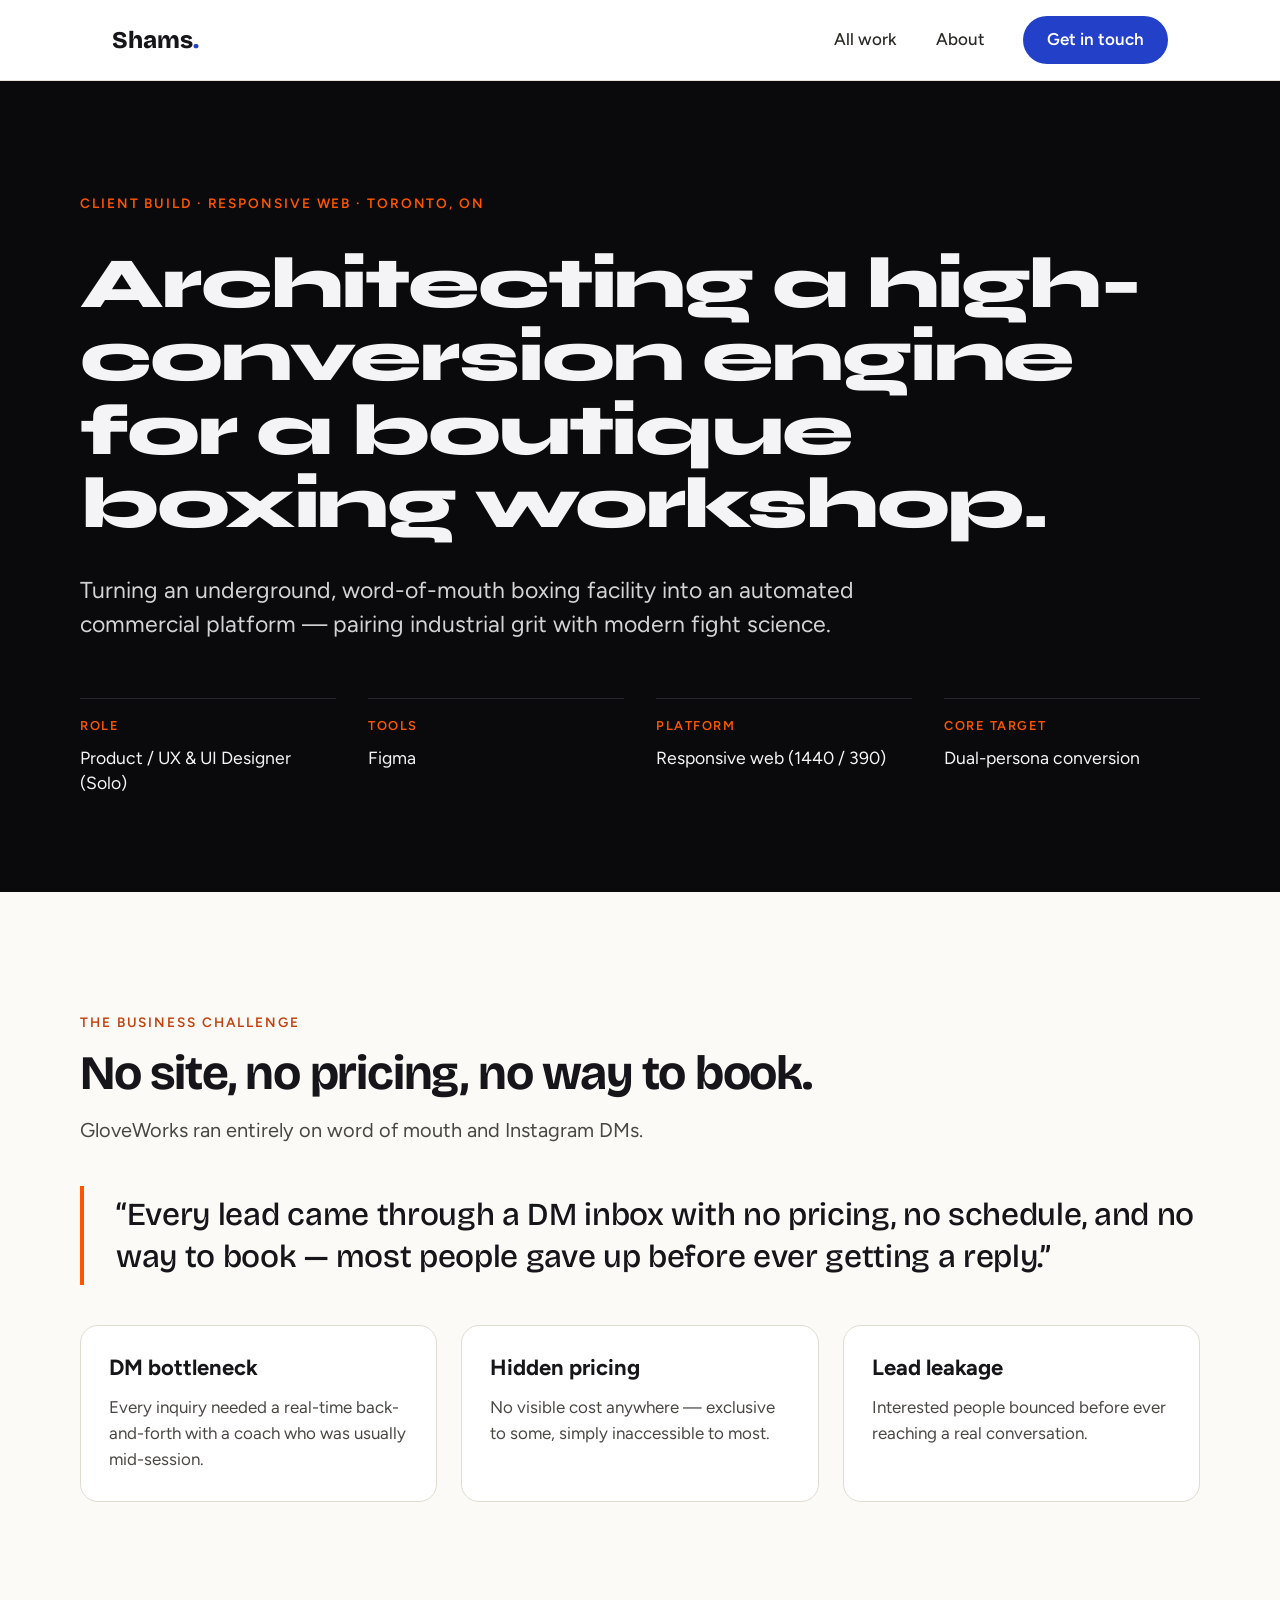
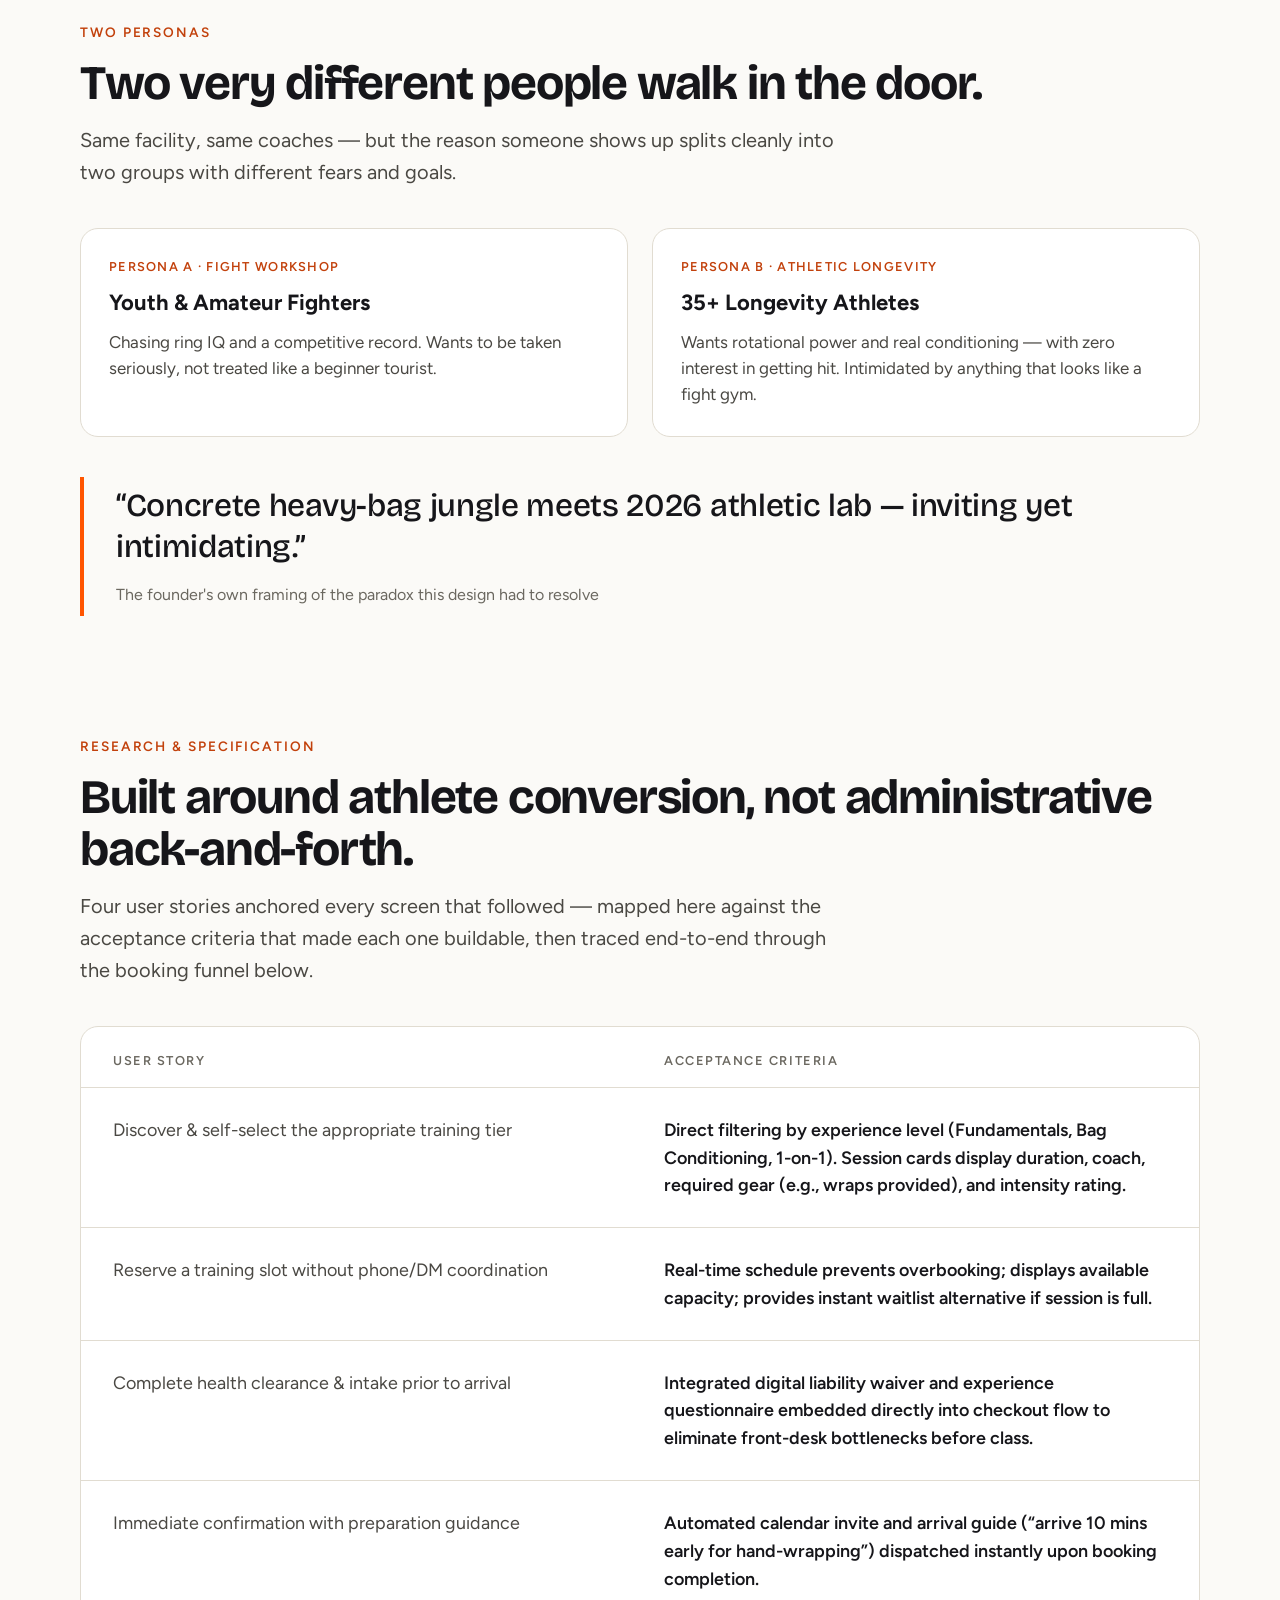
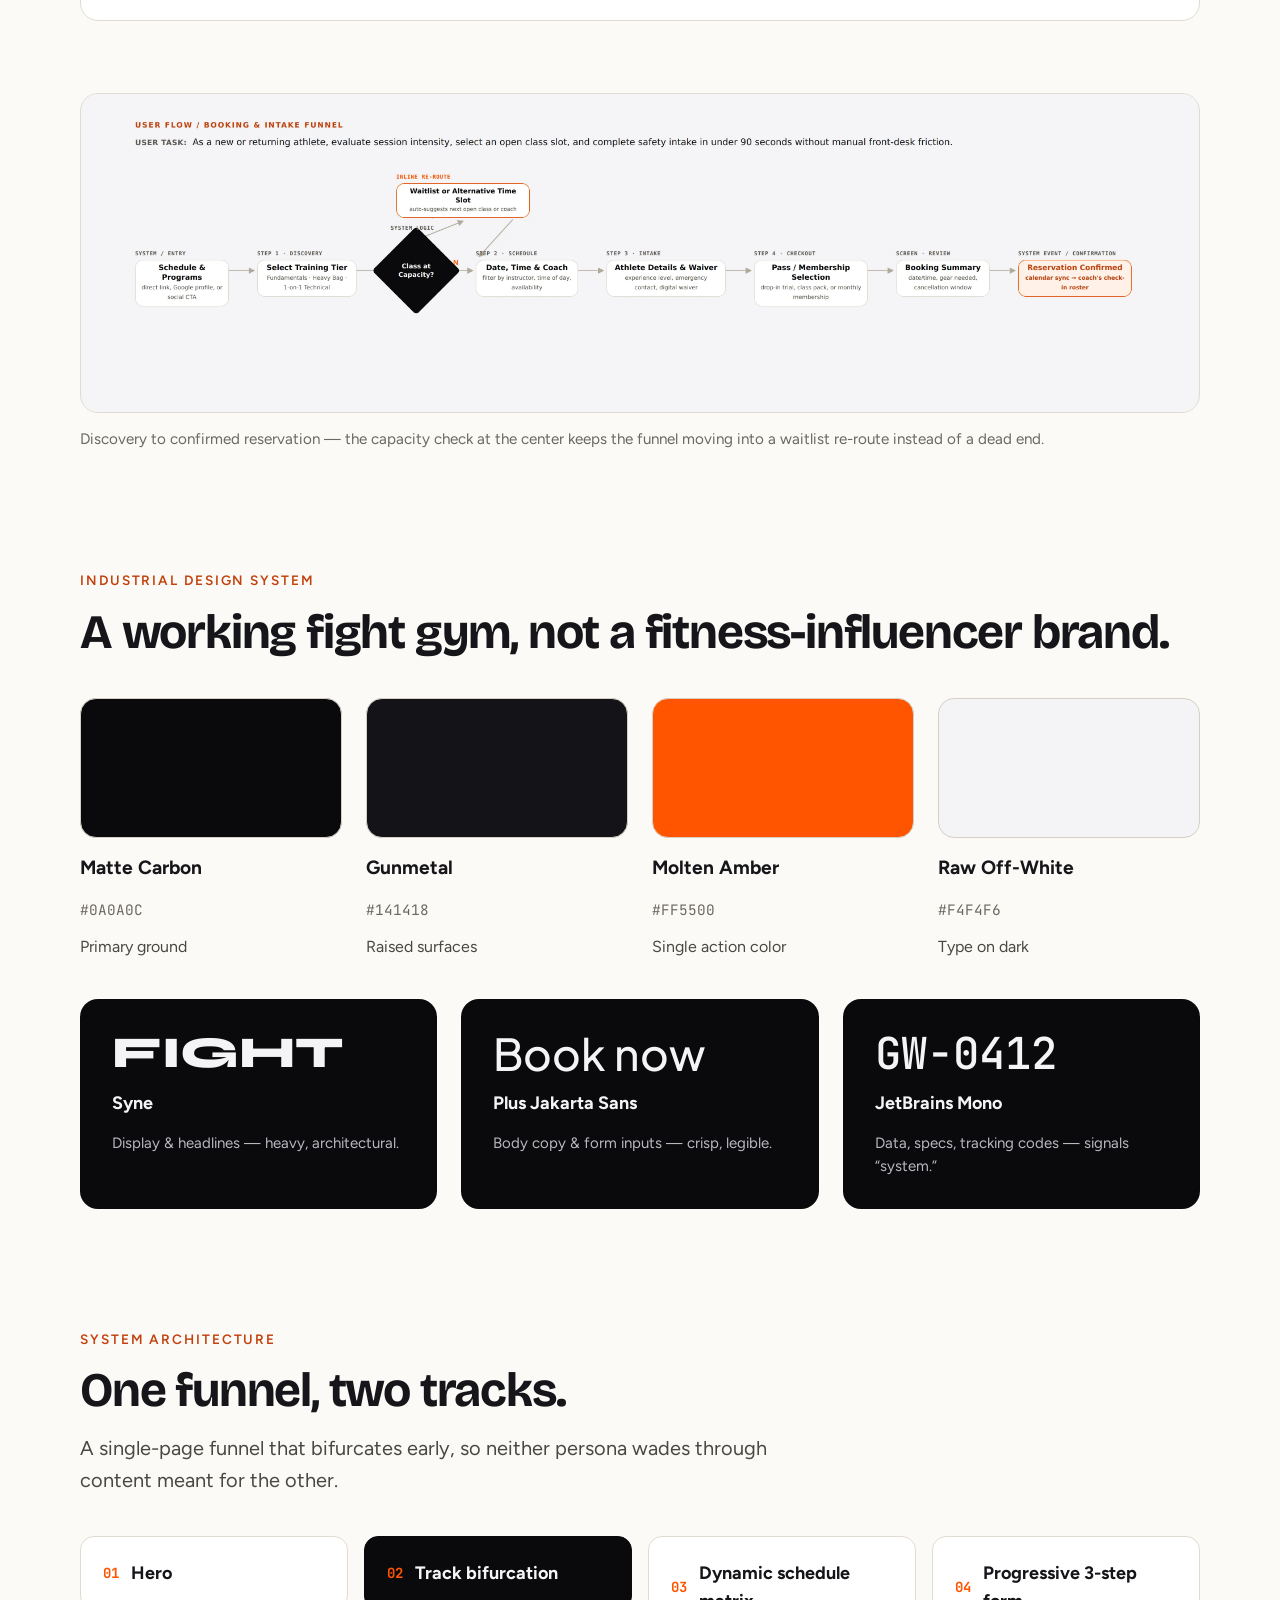
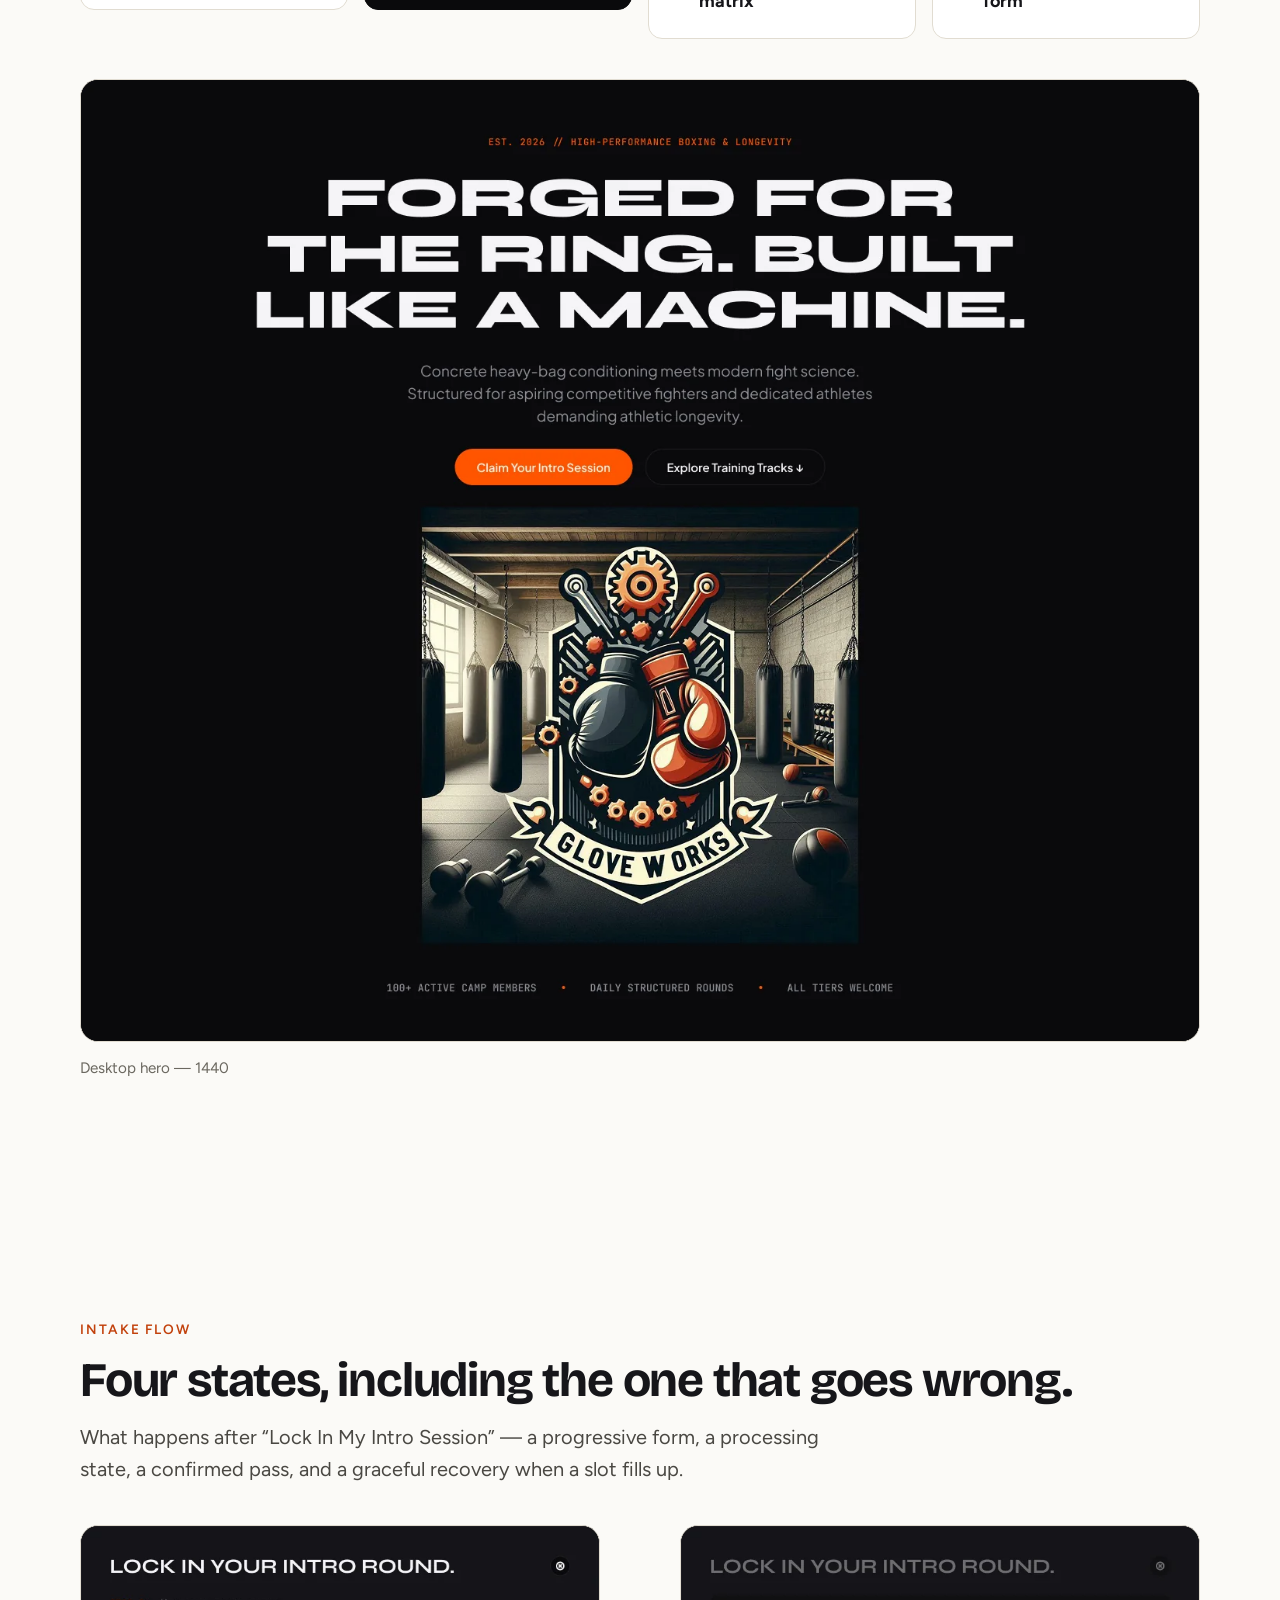
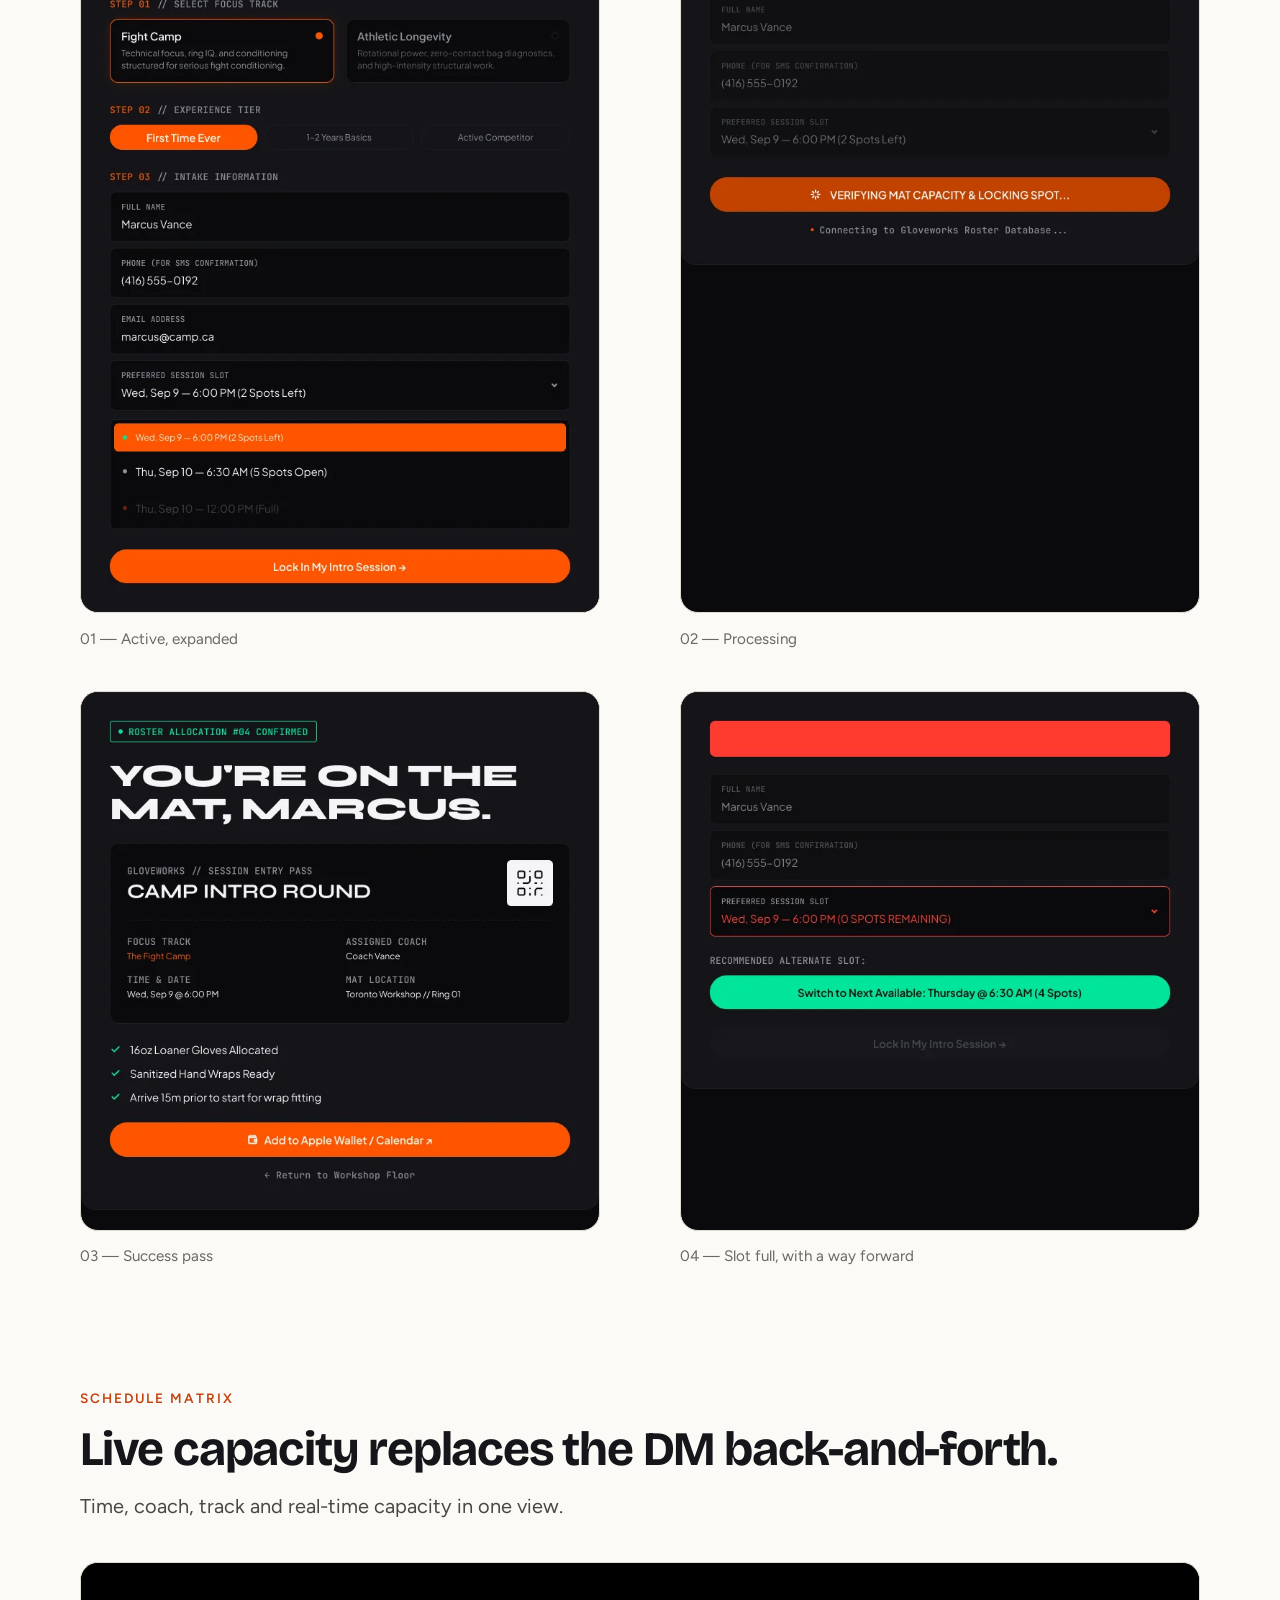
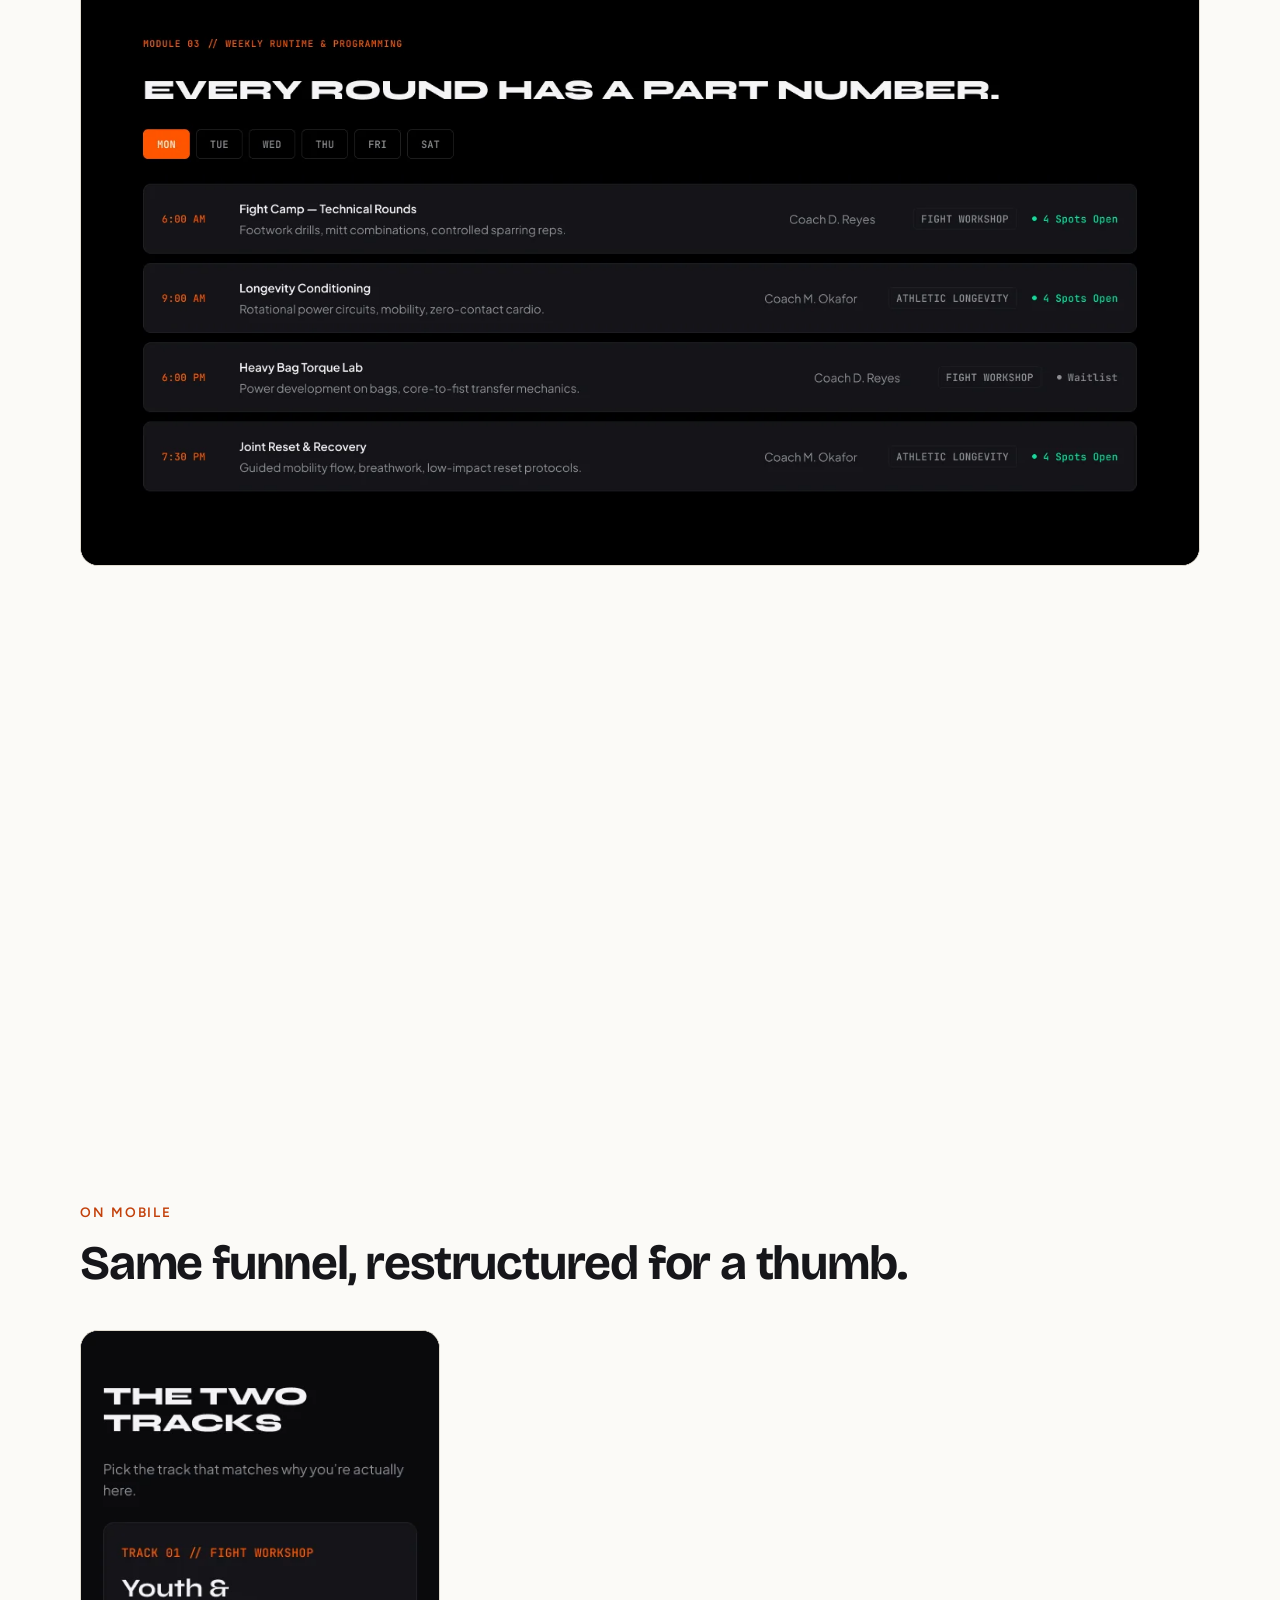
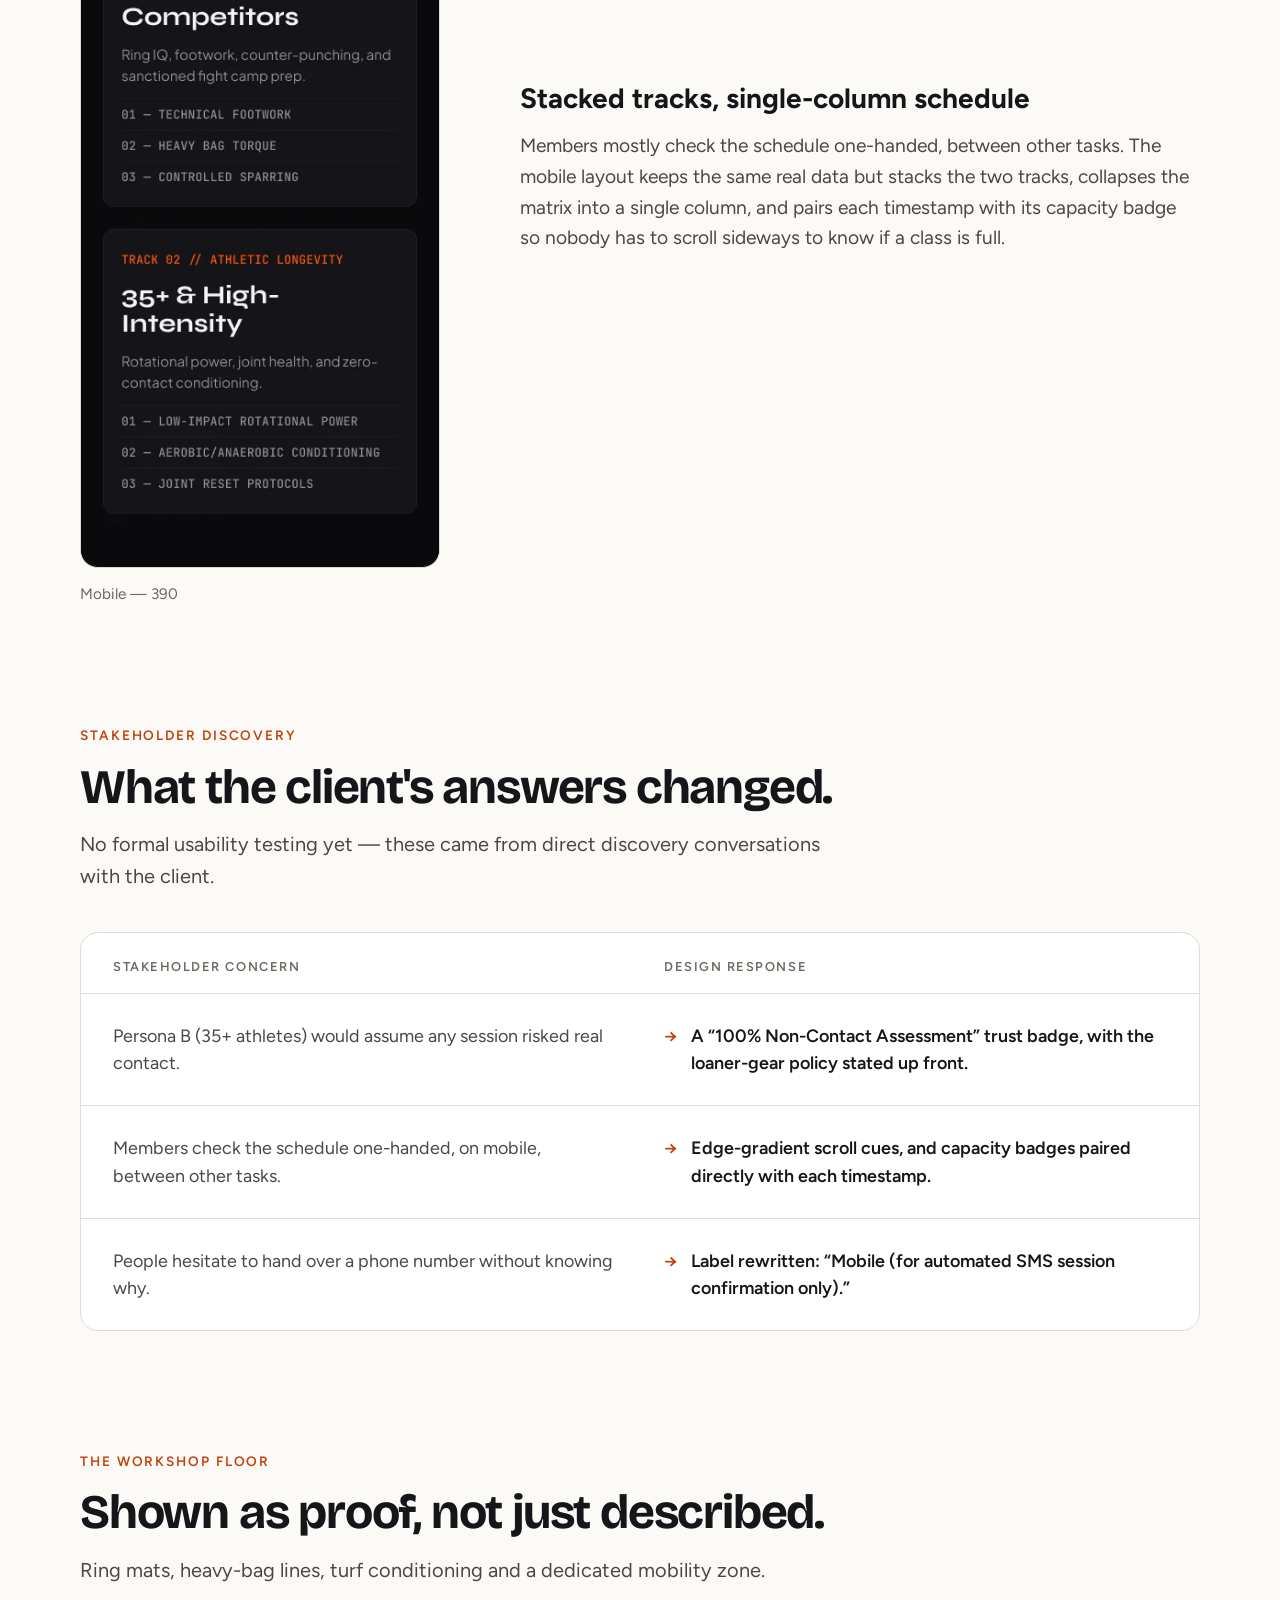
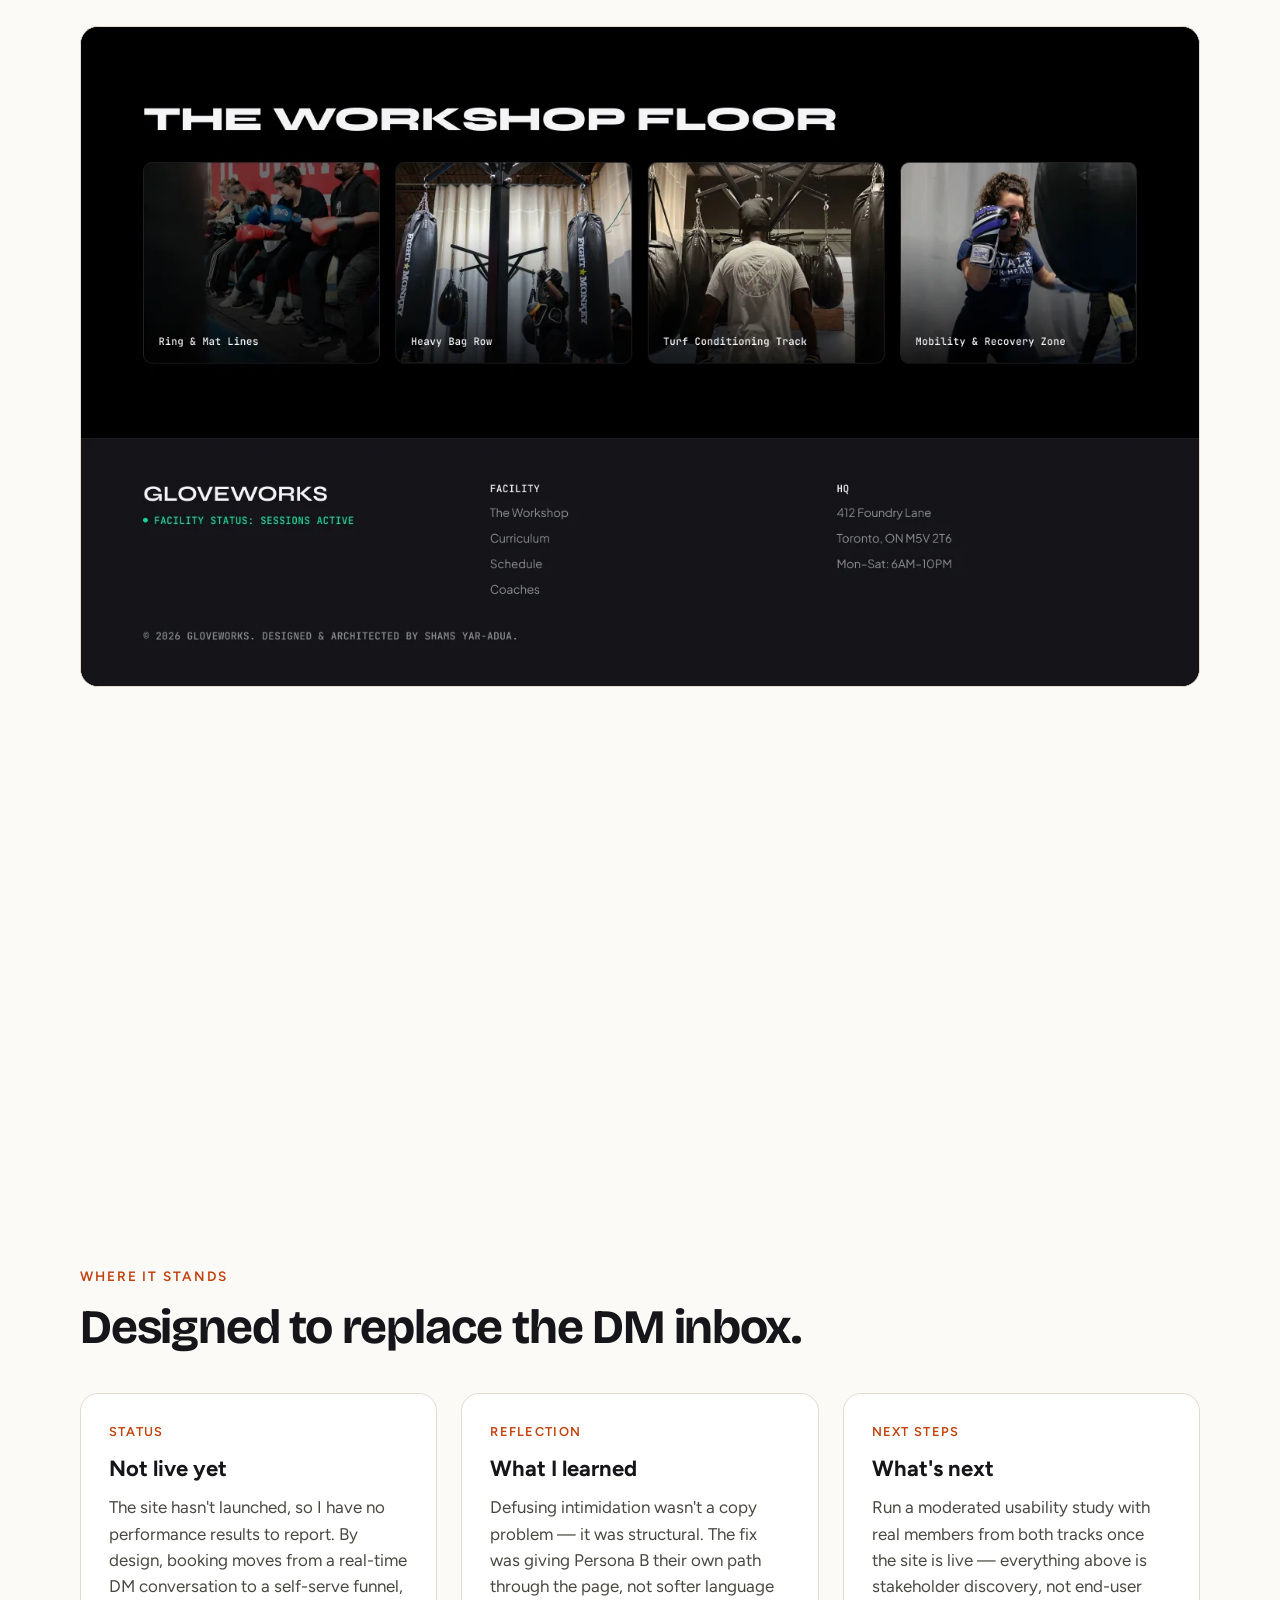
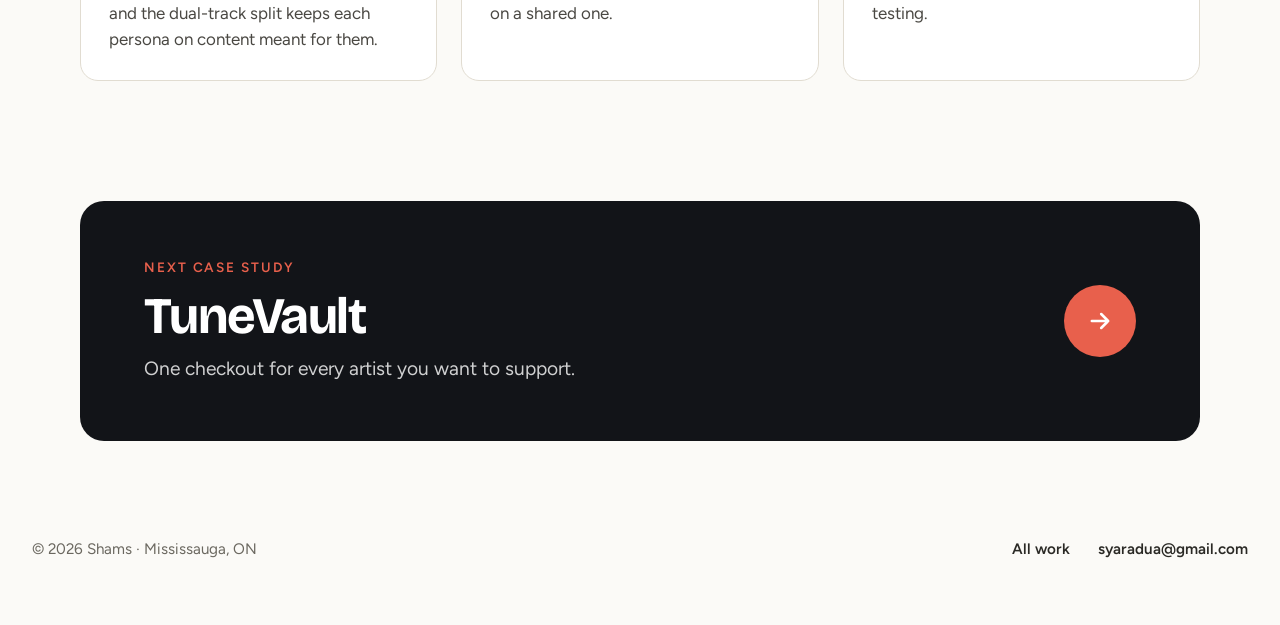
<file: gloveworks.html>
<!DOCTYPE html>
<html lang="en">
<head>
<meta charset="UTF-8">
<meta name="viewport" content="width=device-width, initial-scale=1.0">
<title>GloveWorks — Case study · Shams Yar-Adua</title>
<meta name="description" content="Turning a word-of-mouth boxing gym into an always-on booking funnel.">
<meta property="og:type" content="website">
<meta property="og:title" content="GloveWorks — Case study · Shams Yar-Adua">
<meta property="og:description" content="Turning a word-of-mouth boxing gym into an always-on booking funnel.">
<meta property="og:image" content="https://syaradua-droid.github.io/portfolio/assets/og-gloveworks.png">
<meta property="og:url" content="https://syaradua-droid.github.io/portfolio/gloveworks.html">
<meta name="twitter:card" content="summary_large_image">
<meta name="twitter:title" content="GloveWorks — Case study · Shams Yar-Adua">
<meta name="twitter:description" content="Turning a word-of-mouth boxing gym into an always-on booking funnel.">
<meta name="twitter:image" content="https://syaradua-droid.github.io/portfolio/assets/og-gloveworks.png">
<link rel="stylesheet" href="https://fonts.googleapis.com/css2?family=Syne:wght@700;800&family=Plus+Jakarta+Sans:wght@500&family=JetBrains+Mono:wght@500&display=swap">
<link rel="icon" type="image/png" sizes="32x32" href="assets/favicon-32.png">
<link rel="icon" type="image/png" sizes="16x16" href="assets/favicon-16.png">
<link rel="shortcut icon" href="favicon.ico">
<link rel="apple-touch-icon" sizes="180x180" href="assets/apple-touch-icon.png">
<link rel="stylesheet" href="home.css">
<link rel="stylesheet" href="case.css">
</head>
<body class="home-page case-page">
<nav class="site-nav">
  <div class="wrap">
    <a href="index.html" class="nav-mark">Shams<span>.</span></a>
    <button class="nav-toggle" aria-label="Toggle navigation" aria-expanded="false"><span></span><span></span><span></span></button>
    <ul class="nav-links">
      <li><a href="index.html#work">All work</a></li>
      <li><a href="index.html#about">About</a></li>
      <li><a href="mailto:syaradua@gmail.com" class="btn-pill">Get in touch</a></li>
    </ul>
  </div>
</nav>
<header class="c-hero" style="background:#0A0A0C;color:#F4F4F6">
<div class="c-inner">
<span class="c-eyebrow" style="color:#FF5500">Client build · Responsive web · Toronto, ON</span>
<h1 class="c-title" style="font-family:'Syne', sans-serif;--ts:72px">Architecting a high-conversion engine for a boutique boxing workshop.</h1>
<p class="c-lede">Turning an underground, word-of-mouth boxing facility into an automated commercial platform — pairing industrial grit with modern fight science.</p>
<div class="c-meta"><div class="c-meta-cell" style="border-color:#26262C"><span class="k" style="color:#FF5500">Role</span><span class="v">Product / UX &amp; UI Designer (Solo)</span></div><div class="c-meta-cell" style="border-color:#26262C"><span class="k" style="color:#FF5500">Tools</span><span class="v">Figma</span></div><div class="c-meta-cell" style="border-color:#26262C"><span class="k" style="color:#FF5500">Platform</span><span class="v">Responsive web (1440 / 390)</span></div><div class="c-meta-cell" style="border-color:#26262C"><span class="k" style="color:#FF5500">Core target</span><span class="v">Dual-persona conversion</span></div></div>
</div>
</header>
<section class="c-sec">
<div class="c-sec-head">
<span class="c-eyebrow" style="color:#C2410C">The business challenge</span>
<h2 class="c-h2">No site, no pricing, no way to book.</h2>
<p class="c-intro">GloveWorks ran entirely on word of mouth and Instagram DMs.</p>
</div>
<blockquote class="c-quote" style="border-color:#FF5500"><p>“Every lead came through a DM inbox with no pricing, no schedule, and no way to book — most people gave up before ever getting a reply.”</p></blockquote><div class="c-cards c3"><div class="c-card"><h3>DM bottleneck</h3><p>Every inquiry needed a real-time back-and-forth with a coach who was usually mid-session.</p></div><div class="c-card"><h3>Hidden pricing</h3><p>No visible cost anywhere — exclusive to some, simply inaccessible to most.</p></div><div class="c-card"><h3>Lead leakage</h3><p>Interested people bounced before ever reaching a real conversation.</p></div></div>
</section>
<section class="c-sec">
<div class="c-sec-head">
<span class="c-eyebrow" style="color:#C2410C">Two personas</span>
<h2 class="c-h2">Two very different people walk in the door.</h2>
<p class="c-intro">Same facility, same coaches — but the reason someone shows up splits cleanly into two groups with different fears and goals.</p>
</div>
<div class="c-cards c2"><div class="c-card"><span class="c-tag" style="color:#C2410C">Persona A · Fight workshop</span><h3>Youth &amp; Amateur Fighters</h3><p>Chasing ring IQ and a competitive record. Wants to be taken seriously, not treated like a beginner tourist.</p></div><div class="c-card"><span class="c-tag" style="color:#C2410C">Persona B · Athletic longevity</span><h3>35+ Longevity Athletes</h3><p>Wants rotational power and real conditioning — with zero interest in getting hit. Intimidated by anything that looks like a fight gym.</p></div></div><blockquote class="c-quote" style="border-color:#FF5500"><p>“Concrete heavy-bag jungle meets 2026 athletic lab — inviting yet intimidating.”</p><span class="who">The founder's own framing of the paradox this design had to resolve</span></blockquote>
</section>
<section class="c-sec">
<div class="c-sec-head">
<span class="c-eyebrow" style="color:#C2410C">Research &amp; specification</span>
<h2 class="c-h2">Built around athlete conversion, not administrative back-and-forth.</h2>
<p class="c-intro">Four user stories anchored every screen that followed &mdash; mapped here against the acceptance criteria that made each one buildable, then traced end-to-end through the booking funnel below.</p>
</div>
<div class="c-table"><div class="c-tr c-th"><span>User story</span><span>Acceptance criteria</span></div>
<div class="c-tr"><span class="a">Discover &amp; self-select the appropriate training tier</span><span class="b">Direct filtering by experience level (Fundamentals, Bag Conditioning, 1-on-1). Session cards display duration, coach, required gear (e.g., wraps provided), and intensity rating.</span></div>
<div class="c-tr"><span class="a">Reserve a training slot without phone/DM coordination</span><span class="b">Real-time schedule prevents overbooking; displays available capacity; provides instant waitlist alternative if session is full.</span></div>
<div class="c-tr"><span class="a">Complete health clearance &amp; intake prior to arrival</span><span class="b">Integrated digital liability waiver and experience questionnaire embedded directly into checkout flow to eliminate front-desk bottlenecks before class.</span></div>
<div class="c-tr"><span class="a">Immediate confirmation with preparation guidance</span><span class="b">Automated calendar invite and arrival guide (&ldquo;arrive 10 mins early for hand-wrapping&rdquo;) dispatched instantly upon booking completion.</span></div>
</div>
<figure class="c-fig" style="--w:100%;margin-top:2rem"><div class="c-frame" style="background:#F4F4F6;aspect-ratio:1960/560"><img src="assets/gw-user-flow.webp" width="3920" height="1120" alt="User flow diagram of the GloveWorks booking funnel, from schedule discovery through a class-capacity decision with waitlist re-route, athlete intake and waiver, to a confirmed reservation" loading="lazy" style="object-fit:contain"></div><figcaption>Discovery to confirmed reservation &mdash; the capacity check at the center keeps the funnel moving into a waitlist re-route instead of a dead end.</figcaption></figure>
</section>
<section class="c-sec">
<div class="c-sec-head">
<span class="c-eyebrow" style="color:#C2410C">Industrial design system</span>
<h2 class="c-h2">A working fight gym, not a fitness-influencer brand.</h2>

</div>
<div class="c-grid g4" style="gap: 24px"><div class="c-swatch"><div class="chip" style="background:#0A0A0C"></div><span class="name">Matte Carbon</span><span class="hex">#0A0A0C</span><span class="use">Primary ground</span></div><div class="c-swatch"><div class="chip" style="background:#141418"></div><span class="name">Gunmetal</span><span class="hex">#141418</span><span class="use">Raised surfaces</span></div><div class="c-swatch"><div class="chip" style="background:#FF5500"></div><span class="name">Molten Amber</span><span class="hex">#FF5500</span><span class="use">Single action color</span></div><div class="c-swatch"><div class="chip" style="background:#F4F4F6"></div><span class="name">Raw Off-White</span><span class="hex">#F4F4F6</span><span class="use">Type on dark</span></div></div><div class="c-grid g3" style="gap: 24px"><div style="background: #0A0A0C; color: #F4F4F6; border-radius: 18px; padding: 32px; display: flex; flex-direction: column; gap: 14px"><span style="font-family: 'Syne', sans-serif; font-size: 44px; font-weight: 800; line-height: 1">FIGHT</span><span style="font-size: 18px; font-weight: 700">Syne</span><span style="font-size: 15px; line-height: 1.5; color: #B8B8C0">Display &amp; headlines — heavy, architectural.</span></div><div style="background: #0A0A0C; color: #F4F4F6; border-radius: 18px; padding: 32px; display: flex; flex-direction: column; gap: 14px"><span style="font-family: 'Plus Jakarta Sans', sans-serif; font-size: 44px; font-weight: 500; line-height: 1">Book now</span><span style="font-size: 18px; font-weight: 700">Plus Jakarta Sans</span><span style="font-size: 15px; line-height: 1.5; color: #B8B8C0">Body copy &amp; form inputs — crisp, legible.</span></div><div style="background: #0A0A0C; color: #F4F4F6; border-radius: 18px; padding: 32px; display: flex; flex-direction: column; gap: 14px"><span style="font-family: 'JetBrains Mono', monospace; font-size: 44px; font-weight: 500; line-height: 1">GW-0412</span><span style="font-size: 18px; font-weight: 700">JetBrains Mono</span><span style="font-size: 15px; line-height: 1.5; color: #B8B8C0">Data, specs, tracking codes — signals “system.”</span></div></div>
</section>
<section class="c-sec">
<div class="c-sec-head">
<span class="c-eyebrow" style="color:#C2410C">System architecture</span>
<h2 class="c-h2">One funnel, two tracks.</h2>
<p class="c-intro">A single-page funnel that bifurcates early, so neither persona wades through content meant for the other.</p>
</div>
<div class="c-row" style="gap:16px;align-items:flex-start;justify-content:flex-start"><div style="flex-grow: 1; flex-basis: 0; background: #FFFFFF; color: #16161A; border: 1.5px solid #E1DCD1; border-radius: 14px; padding: 22px; font-size: 18px; font-weight: 700; display: flex; gap: 12px; align-items: center"><span style="font-family: 'JetBrains Mono', monospace; font-size: 14px; color: #FF5500">01</span>Hero</div><div style="flex-grow: 1; flex-basis: 0; background: #0A0A0C; color: #F4F4F6; border: 1.5px solid #0A0A0C; border-radius: 14px; padding: 22px; font-size: 18px; font-weight: 700; display: flex; gap: 12px; align-items: center"><span style="font-family: 'JetBrains Mono', monospace; font-size: 14px; color: #FF5500">02</span>Track bifurcation</div><div style="flex-grow: 1; flex-basis: 0; background: #FFFFFF; color: #16161A; border: 1.5px solid #E1DCD1; border-radius: 14px; padding: 22px; font-size: 18px; font-weight: 700; display: flex; gap: 12px; align-items: center"><span style="font-family: 'JetBrains Mono', monospace; font-size: 14px; color: #FF5500">03</span>Dynamic schedule matrix</div><div style="flex-grow: 1; flex-basis: 0; background: #FFFFFF; color: #16161A; border: 1.5px solid #E1DCD1; border-radius: 14px; padding: 22px; font-size: 18px; font-weight: 700; display: flex; gap: 12px; align-items: center"><span style="font-family: 'JetBrains Mono', monospace; font-size: 14px; color: #FF5500">04</span>Progressive 3-step form</div></div><figure class="c-fig" style="--w:1120px"><div class="c-frame" style="background:#0A0A0C;aspect-ratio:1120/963"><img src="assets/gw_hero_desktop.webp" width="1440" height="1238" alt="GloveWorks hero section, desktop" loading="lazy" style="object-fit:cover;object-position:top"></div><figcaption>Desktop hero — 1440</figcaption></figure>
</section>
<section class="c-sec">
<div class="c-sec-head">
<span class="c-eyebrow" style="color:#C2410C">Intake flow</span>
<h2 class="c-h2">Four states, including the one that goes wrong.</h2>
<p class="c-intro">What happens after “Lock In My Intro Session” — a progressive form, a processing state, a confirmed pass, and a graceful recovery when a slot fills up.</p>
</div>
<div class="c-grid g2" style="gap: 40px 80px"><figure class="c-fig" style="--w:520px"><div class="c-frame" style="background:#0A0A0C;aspect-ratio:520/688"><img src="assets/gw_modal_1.webp" width="720" height="953" alt="Intake modal, active fill state" loading="lazy" style="object-fit:contain;object-position:top"></div><figcaption>01 — Active, expanded</figcaption></figure><figure class="c-fig" style="--w:520px"><div class="c-frame" style="background:#0A0A0C;aspect-ratio:520/688"><img src="assets/gw_modal_2.webp" width="720" height="471" alt="Intake modal, processing state" loading="lazy" style="object-fit:contain;object-position:top"></div><figcaption>02 — Processing</figcaption></figure><figure class="c-fig" style="--w:520px"><div class="c-frame" style="background:#0A0A0C;aspect-ratio:520/540"><img src="assets/gw_modal_3.webp" width="720" height="721" alt="Intake modal, confirmed session pass" loading="lazy" style="object-fit:contain;object-position:top"></div><figcaption>03 — Success pass</figcaption></figure><figure class="c-fig" style="--w:520px"><div class="c-frame" style="background:#0A0A0C;aspect-ratio:520/540"><img src="assets/gw_modal_4.webp" width="720" height="552" alt="Intake modal, slot full error state" loading="lazy" style="object-fit:contain;object-position:top"></div><figcaption>04 — Slot full, with a way forward</figcaption></figure></div>
</section>
<section class="c-sec">
<div class="c-sec-head">
<span class="c-eyebrow" style="color:#C2410C">Schedule matrix</span>
<h2 class="c-h2">Live capacity replaces the DM back-and-forth.</h2>
<p class="c-intro">Time, coach, track and real-time capacity in one view.</p>
</div>
<figure class="c-fig" style="--w:1120px"><div class="c-frame" style="background:#0A0A0C;aspect-ratio:1120/604"><img src="assets/gw_schedule_matrix.webp" width="1440" height="776" alt="GloveWorks dynamic schedule matrix" loading="lazy" style="object-fit:cover;object-position:top"></div></figure>
</section>
<section class="c-sec">
<div class="c-sec-head">
<span class="c-eyebrow" style="color:#C2410C">On mobile</span>
<h2 class="c-h2">Same funnel, restructured for a thumb.</h2>

</div>
<div class="c-row" style="gap:80px;align-items:center;justify-content:flex-start"><figure class="c-fig" style="--w:360px"><div class="c-frame" style="background:#0A0A0C;aspect-ratio:360/838"><img src="assets/gw_mobile_screens.webp" width="390" height="908" alt="GloveWorks mobile track selection screen" loading="lazy" style="object-fit:contain;object-position:top"></div><figcaption>Mobile — 390</figcaption></figure><div class="c-text"><h3>Stacked tracks, single-column schedule</h3><p>Members mostly check the schedule one-handed, between other tasks. The mobile layout keeps the same real data but stacks the two tracks, collapses the matrix into a single column, and pairs each timestamp with its capacity badge so nobody has to scroll sideways to know if a class is full.</p></div></div>
</section>
<section class="c-sec">
<div class="c-sec-head">
<span class="c-eyebrow" style="color:#C2410C">Stakeholder discovery</span>
<h2 class="c-h2">What the client's answers changed.</h2>
<p class="c-intro">No formal usability testing yet — these came from direct discovery conversations with the client.</p>
</div>
<div class="c-table"><div class="c-tr c-th"><span>Stakeholder concern</span><span>Design response</span></div><div class="c-tr"><span class="a">Persona B (35+ athletes) would assume any session risked real contact.</span><span class="b"><span style="color:#C2410C">→</span><span>A “100% Non-Contact Assessment” trust badge, with the loaner-gear policy stated up front.</span></span></div><div class="c-tr"><span class="a">Members check the schedule one-handed, on mobile, between other tasks.</span><span class="b"><span style="color:#C2410C">→</span><span>Edge-gradient scroll cues, and capacity badges paired directly with each timestamp.</span></span></div><div class="c-tr"><span class="a">People hesitate to hand over a phone number without knowing why.</span><span class="b"><span style="color:#C2410C">→</span><span>Label rewritten: “Mobile (for automated SMS session confirmation only).”</span></span></div></div>
</section>
<section class="c-sec">
<div class="c-sec-head">
<span class="c-eyebrow" style="color:#C2410C">The workshop floor</span>
<h2 class="c-h2">Shown as proof, not just described.</h2>
<p class="c-intro">Ring mats, heavy-bag lines, turf conditioning and a dedicated mobility zone.</p>
</div>
<figure class="c-fig" style="--w:1120px"><div class="c-frame" style="background:#0A0A0C;aspect-ratio:1120/661"><img src="assets/gw_facility_bento.webp" width="1440" height="850" alt="GloveWorks facility bento grid" loading="lazy" style="object-fit:cover;object-position:top"></div></figure>
</section>
<section class="c-sec">
<div class="c-sec-head">
<span class="c-eyebrow" style="color:#C2410C">Where it stands</span>
<h2 class="c-h2">Designed to replace the DM inbox.</h2>

</div>
<div class="c-cards c3"><div class="c-card"><span class="c-tag" style="color:#C2410C">Status</span><h3>Not live yet</h3><p>The site hasn't launched, so I have no performance results to report. By design, booking moves from a real-time DM conversation to a self-serve funnel, and the dual-track split keeps each persona on content meant for them.</p></div><div class="c-card"><span class="c-tag" style="color:#C2410C">Reflection</span><h3>What I learned</h3><p>Defusing intimidation wasn't a copy problem — it was structural. The fix was giving Persona B their own path through the page, not softer language on a shared one.</p></div><div class="c-card"><span class="c-tag" style="color:#C2410C">Next steps</span><h3>What's next</h3><p>Run a moderated usability study with real members from both tracks once the site is live — everything above is stakeholder discovery, not end-user testing.</p></div></div>
</section>
<section class="c-sec">
<a href="tunevault.html" class="c-next" style="background:#121418;color:#FFFFFF">
<div class="c-next-copy"><span class="c-eyebrow" style="color:#E8604C">Next case study</span><span class="n">TuneVault</span><span class="d">One checkout for every artist you want to support.</span></div>
<span class="c-next-go" style="background:#E8604C"><svg width="28" height="28" viewBox="0 0 24 24" fill="none" stroke="#FFFFFF" stroke-width="2.2" stroke-linecap="round" stroke-linejoin="round"><path d="M5 12h14M13 6l6 6-6 6"></path></svg></span>
</a>
</section>
<footer class="home-footer c-footer">
  <div class="footer-bottom">
    <span>© 2026 Shams · Mississauga, ON</span>
    <span class="c-foot-links"><a href="index.html#work">All work</a><a href="mailto:syaradua@gmail.com">syaradua@gmail.com</a></span>
  </div>
</footer>
<script src="assets/nav.js" defer></script>
</body>
</html>
</file>
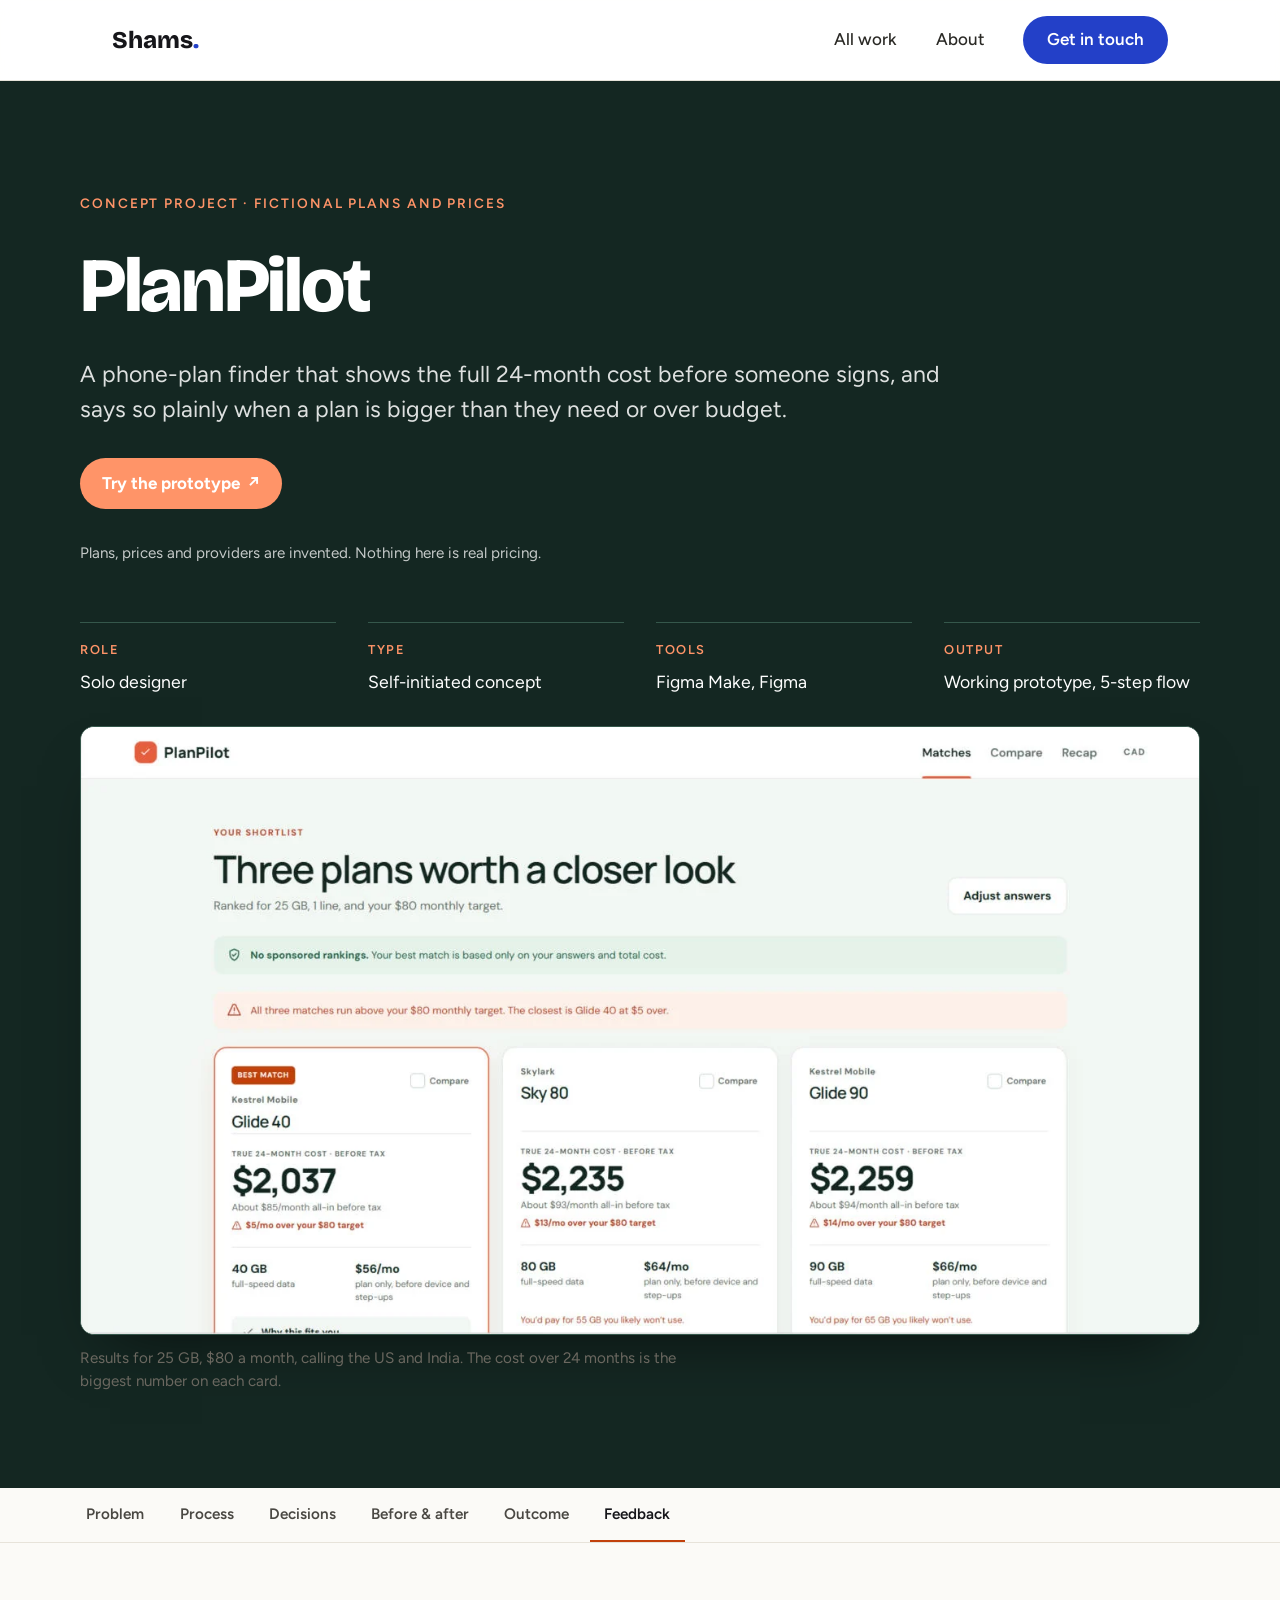
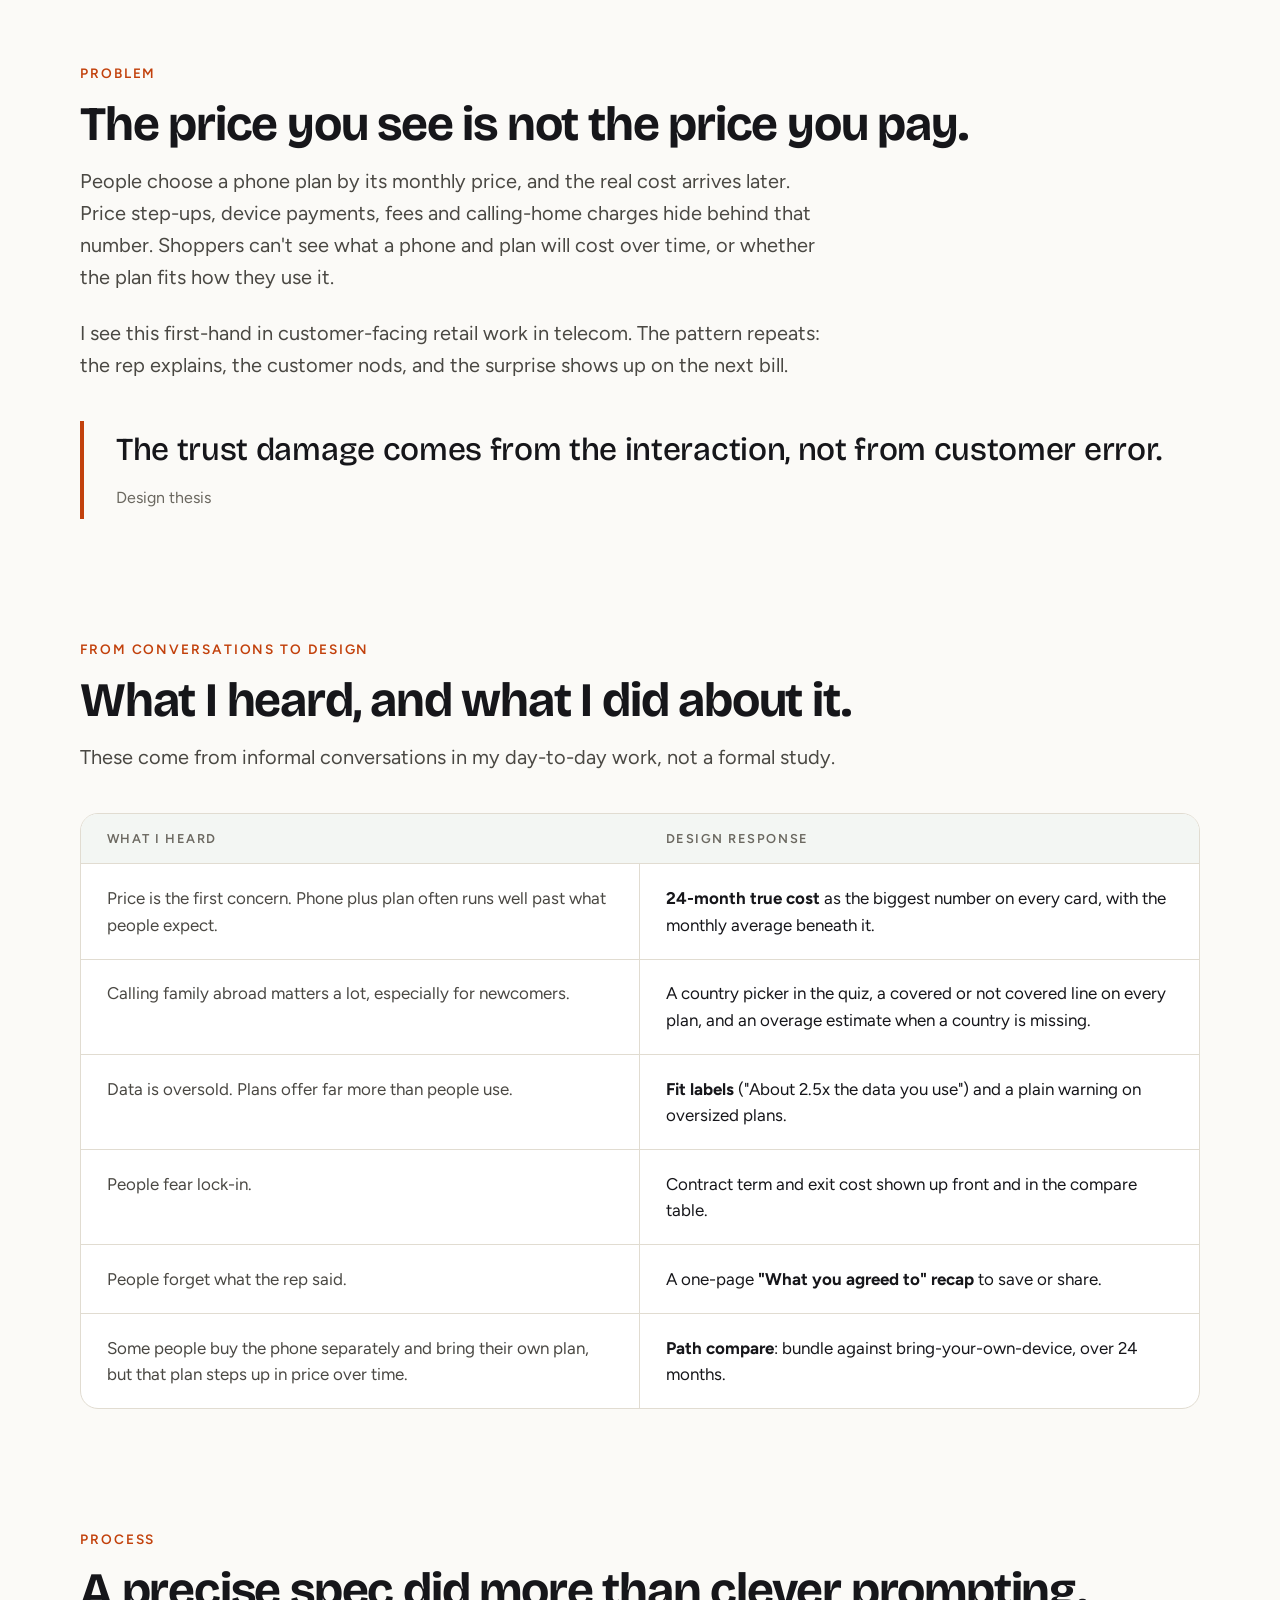
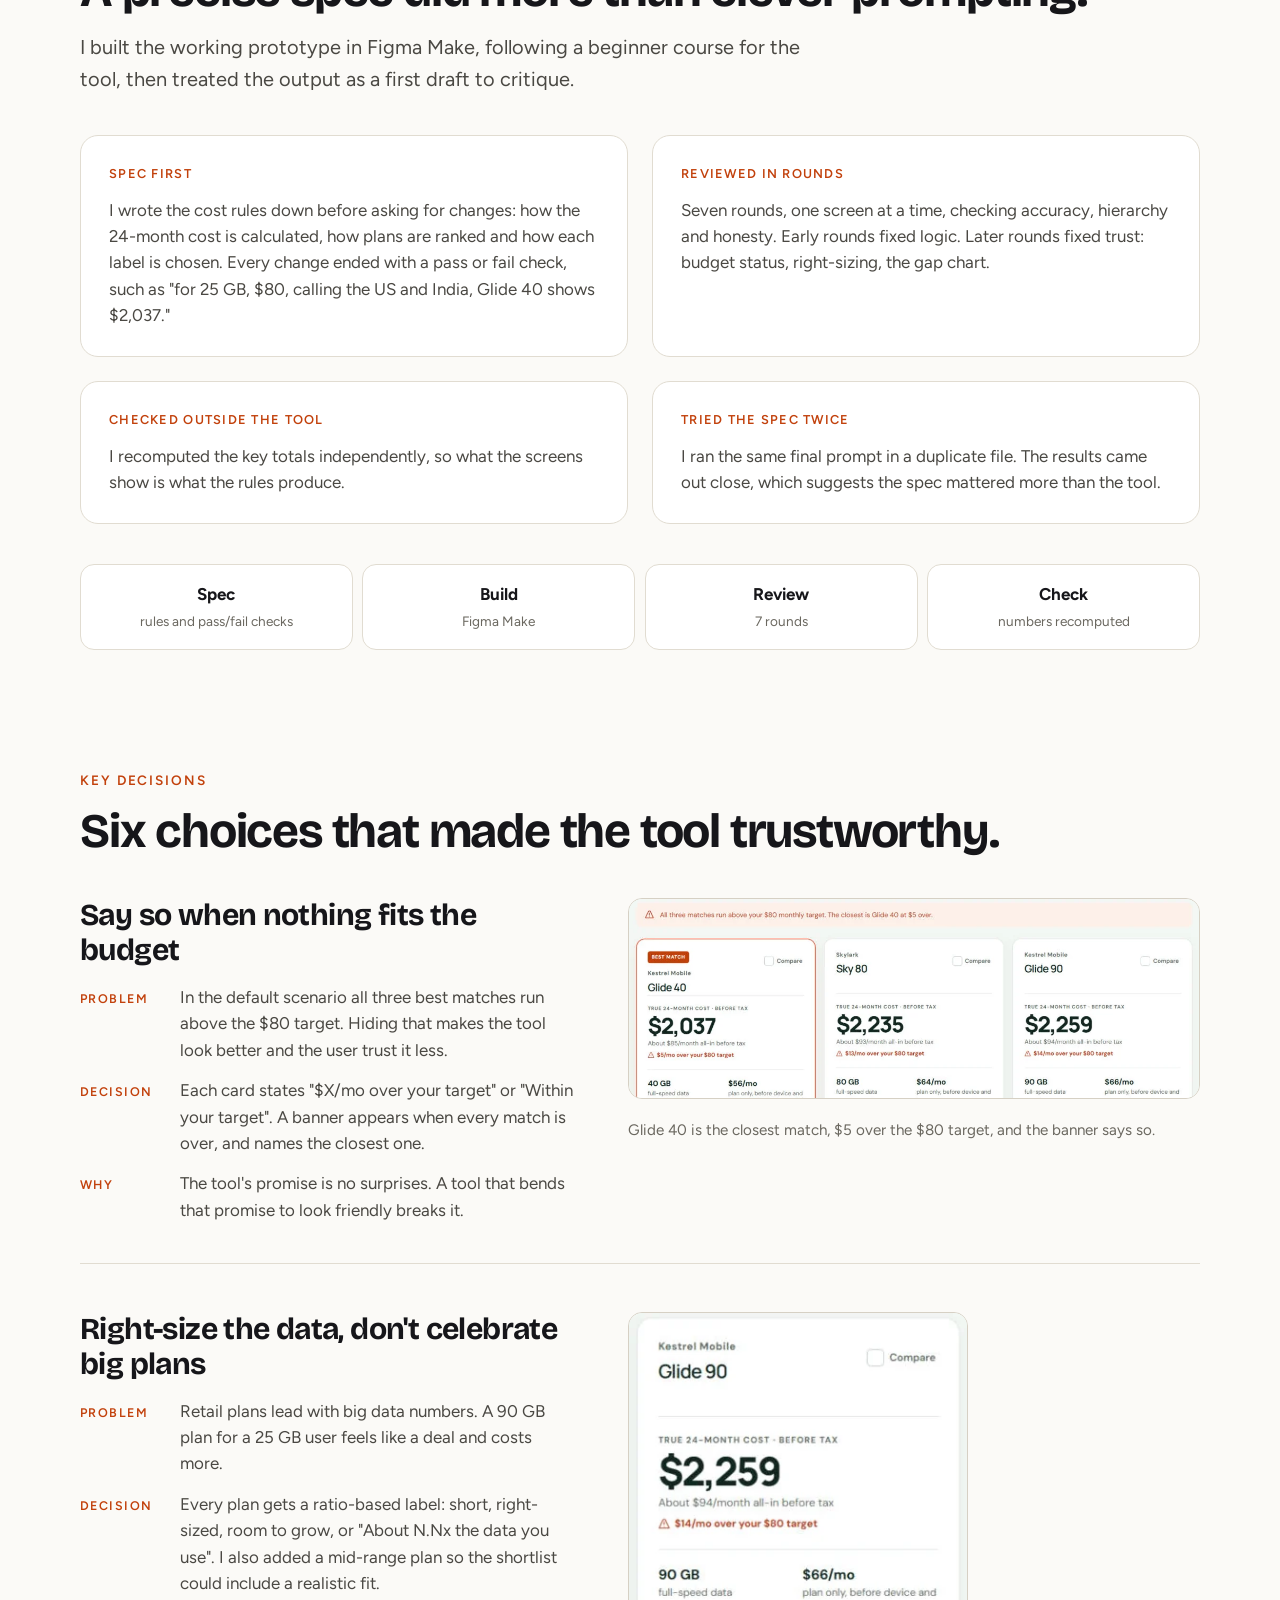
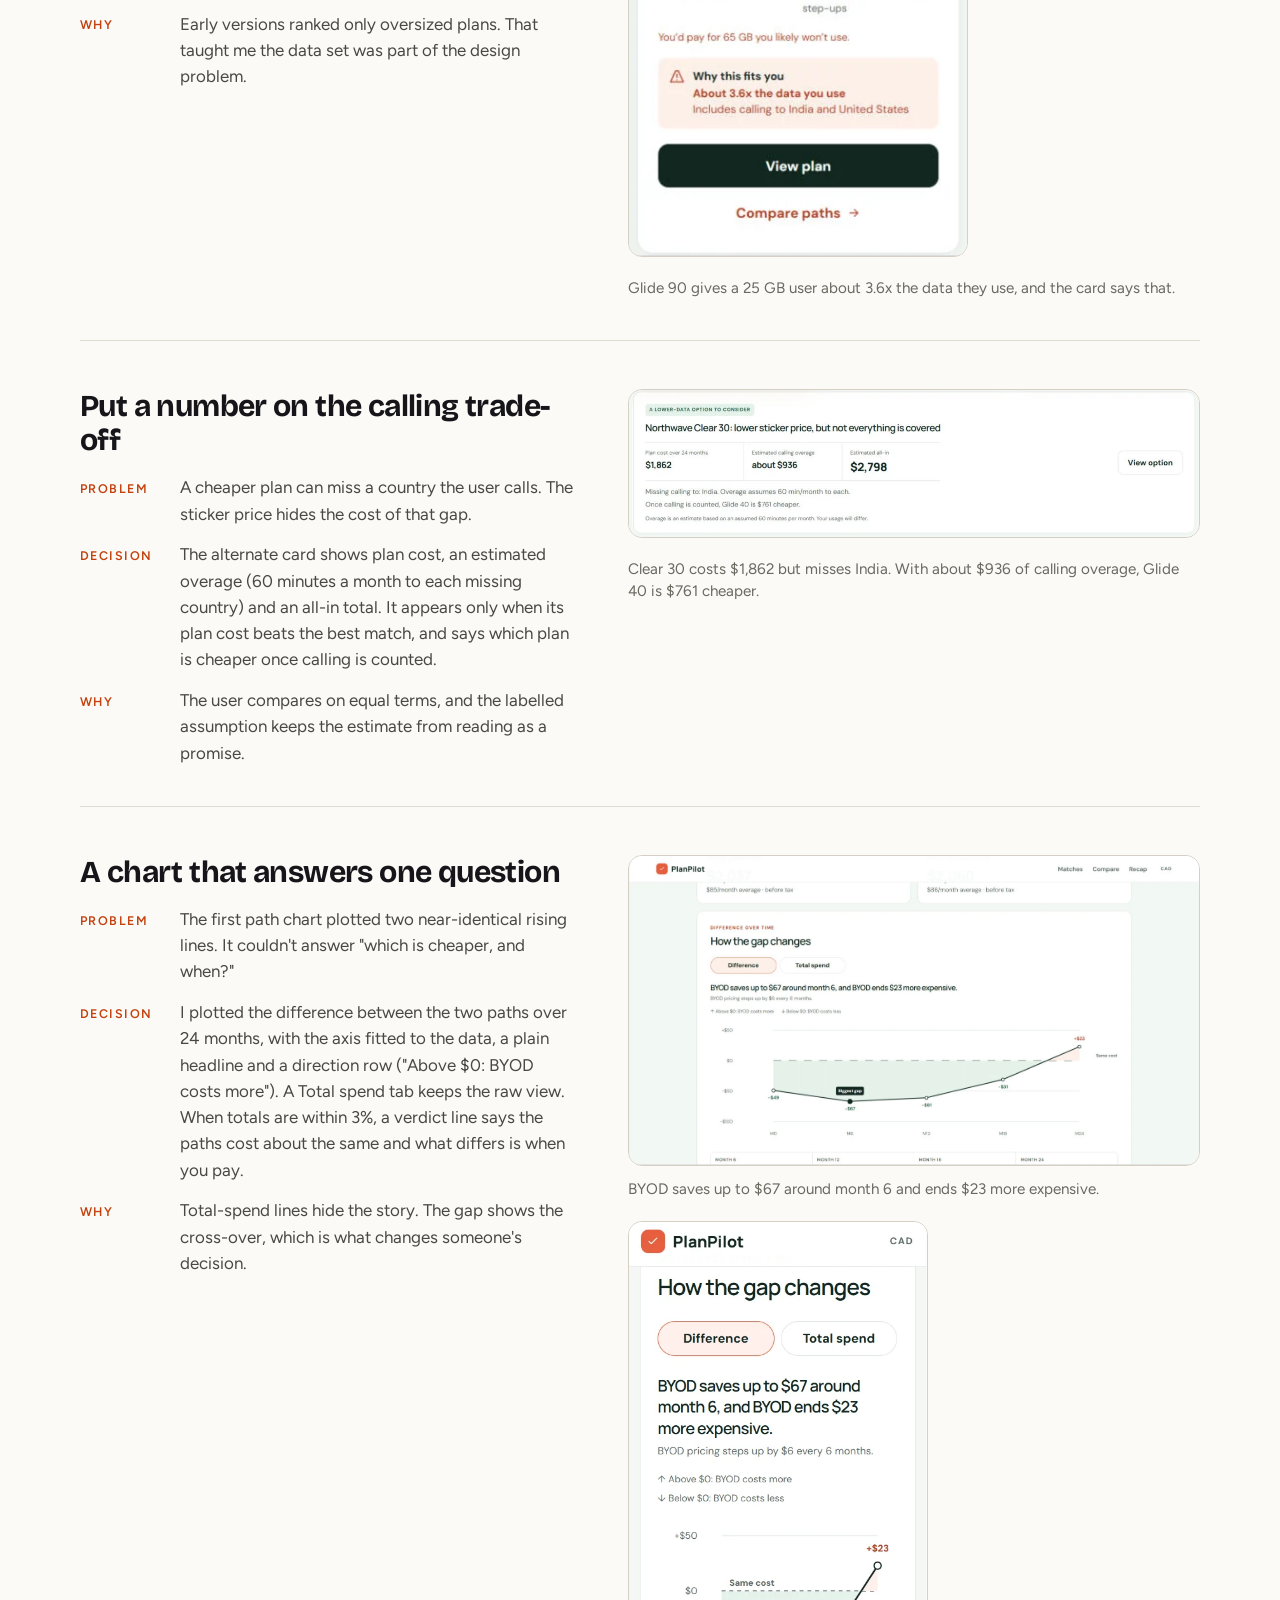
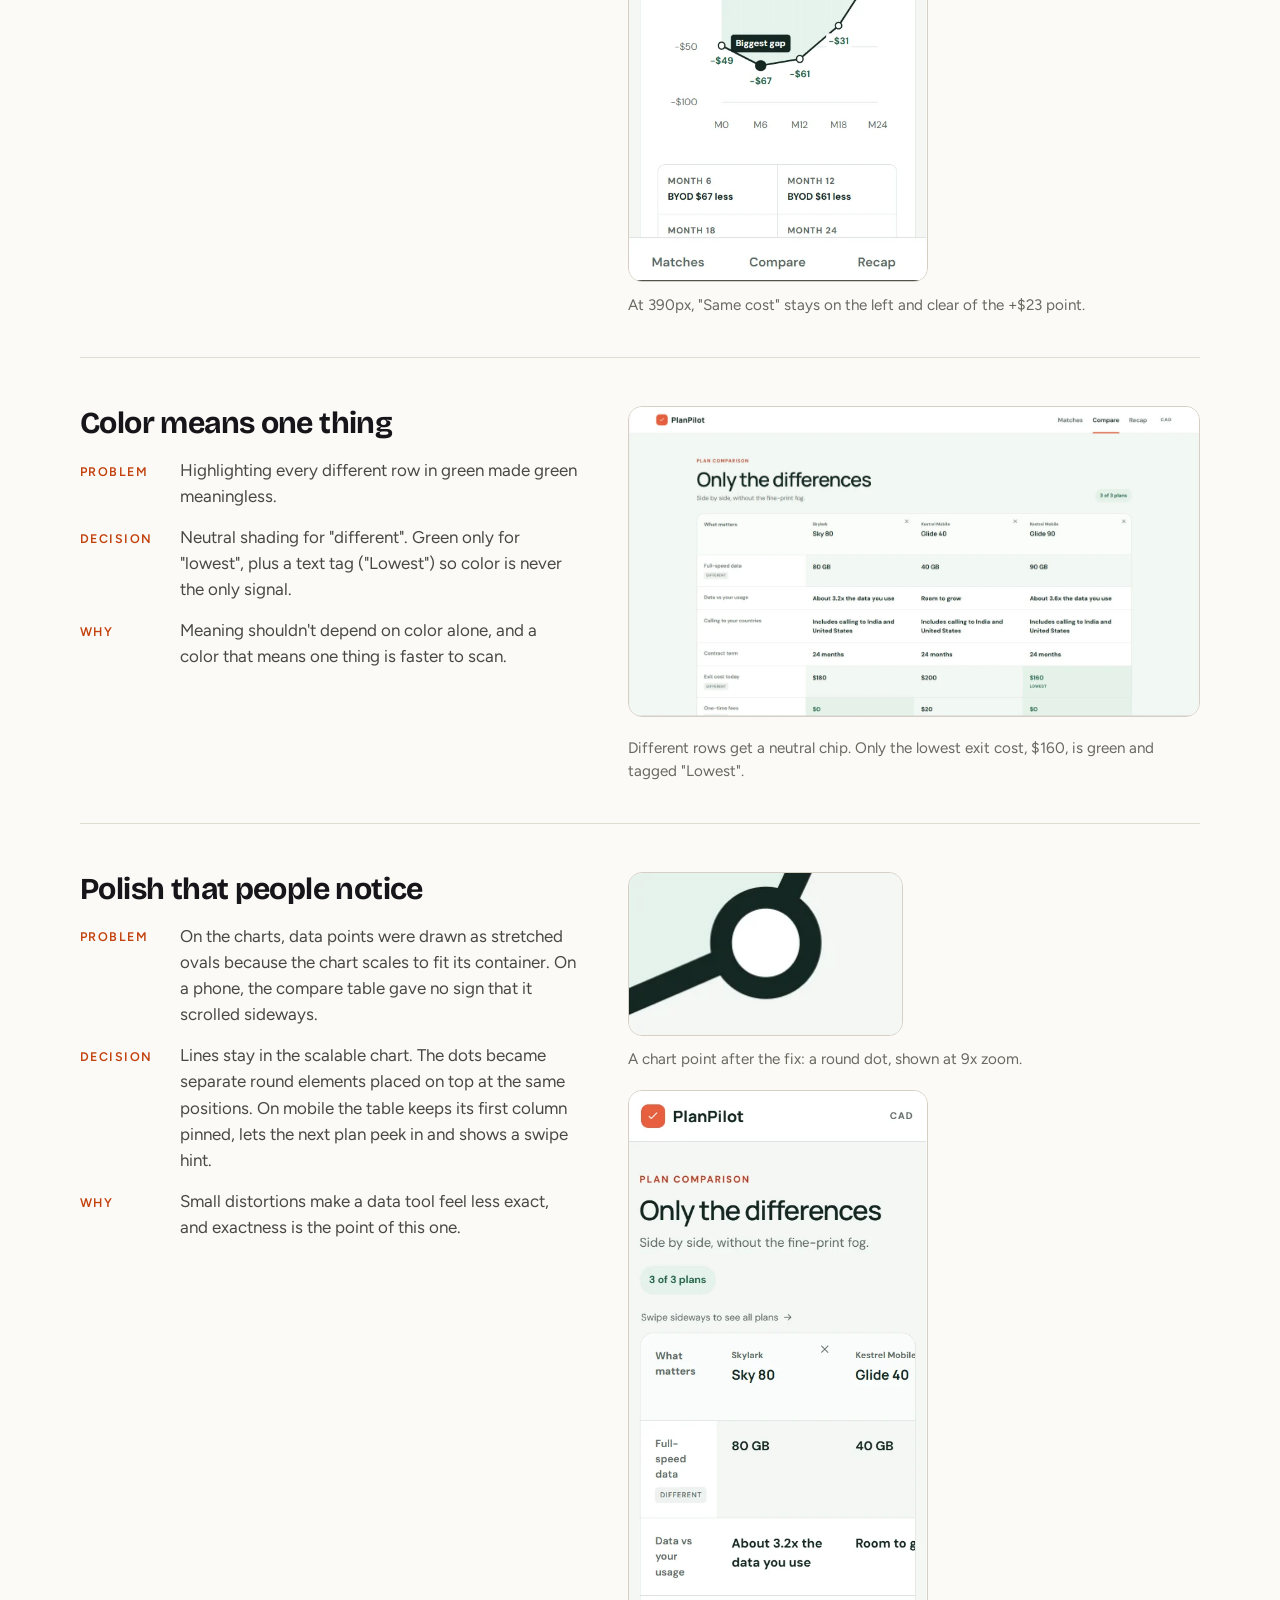
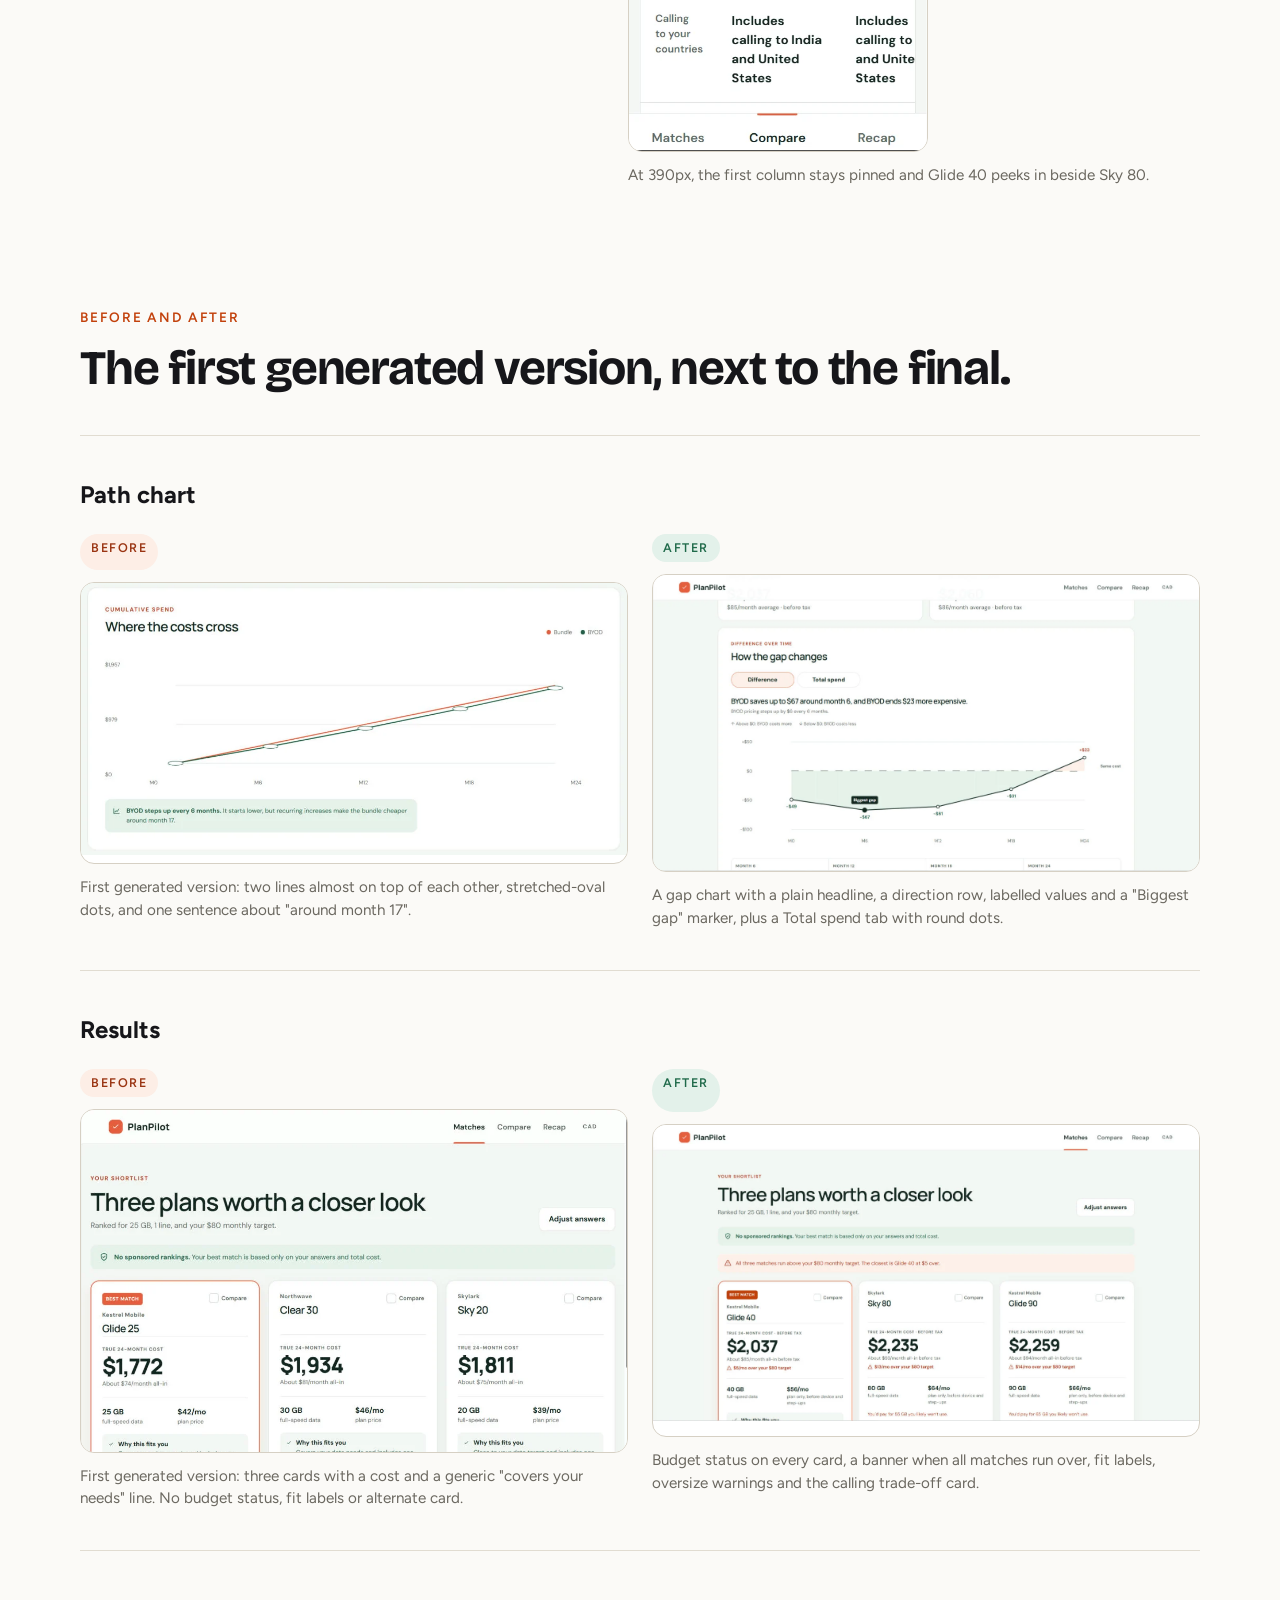
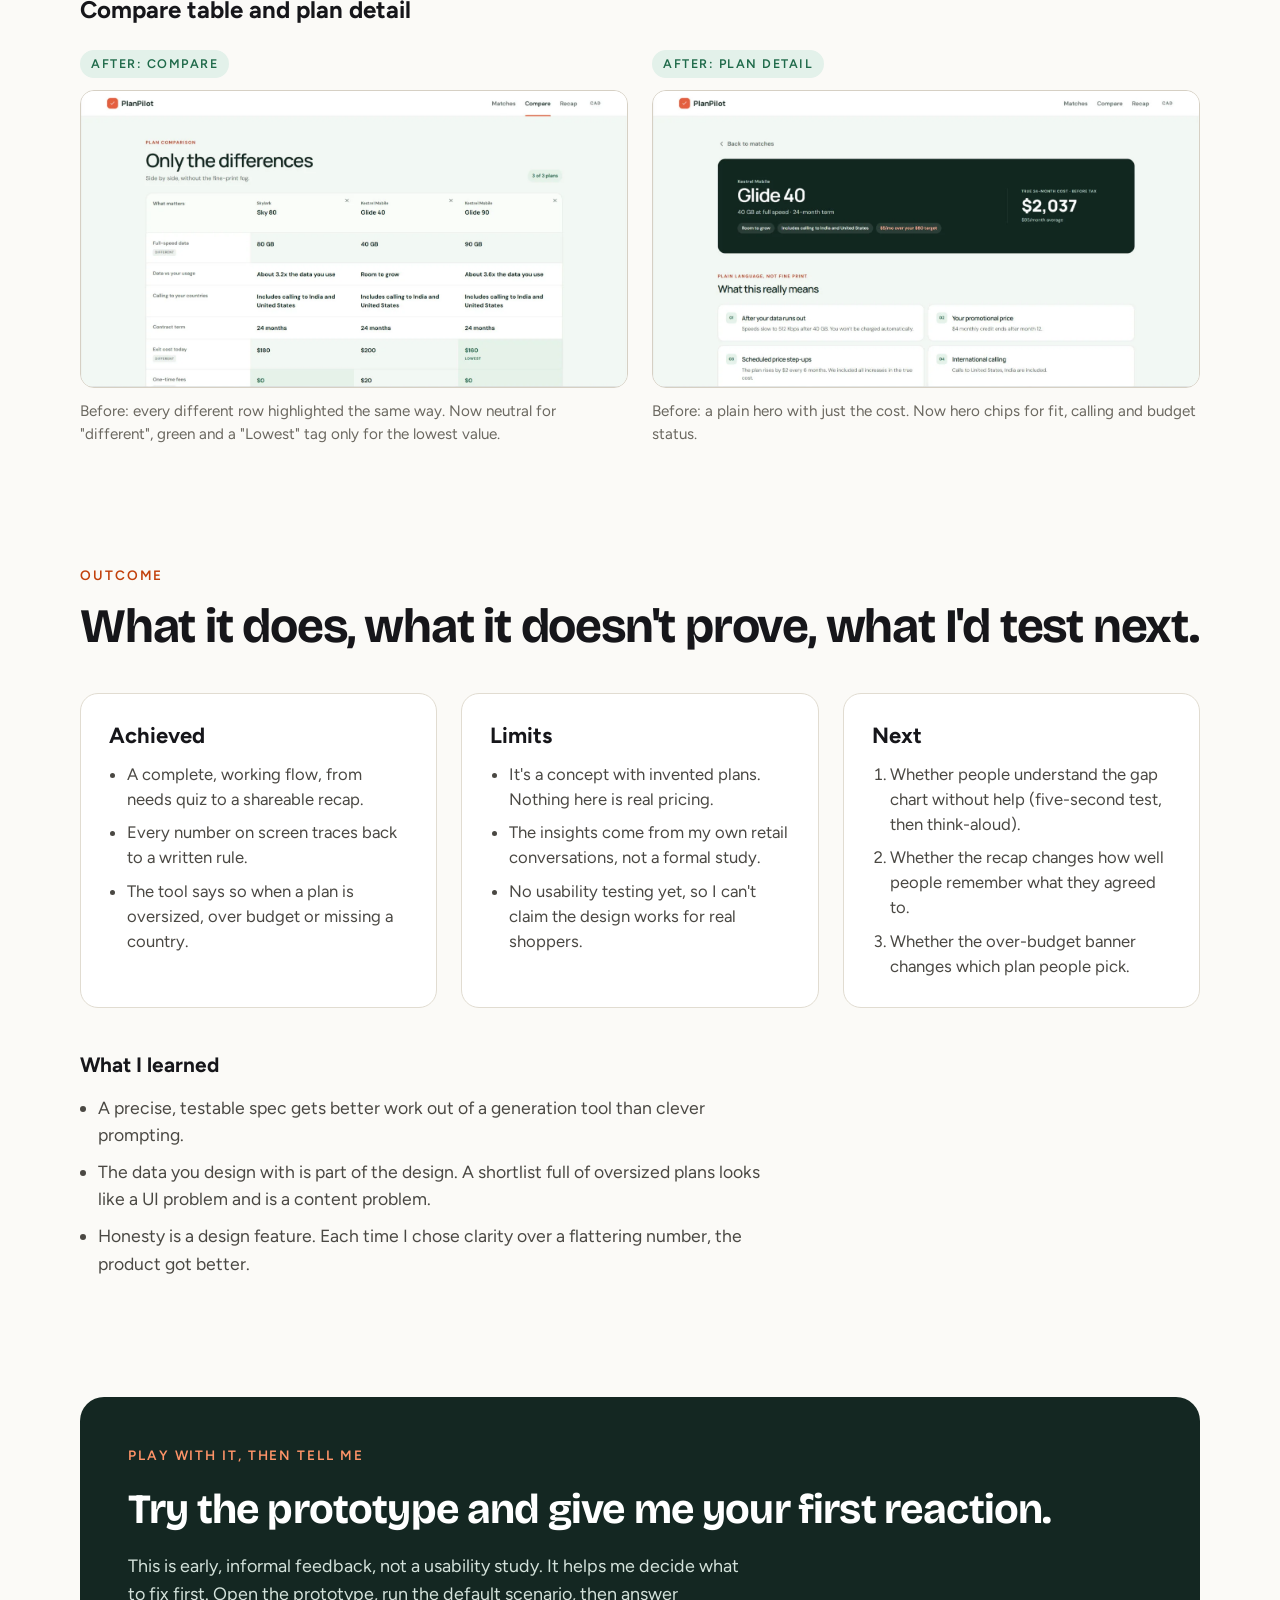
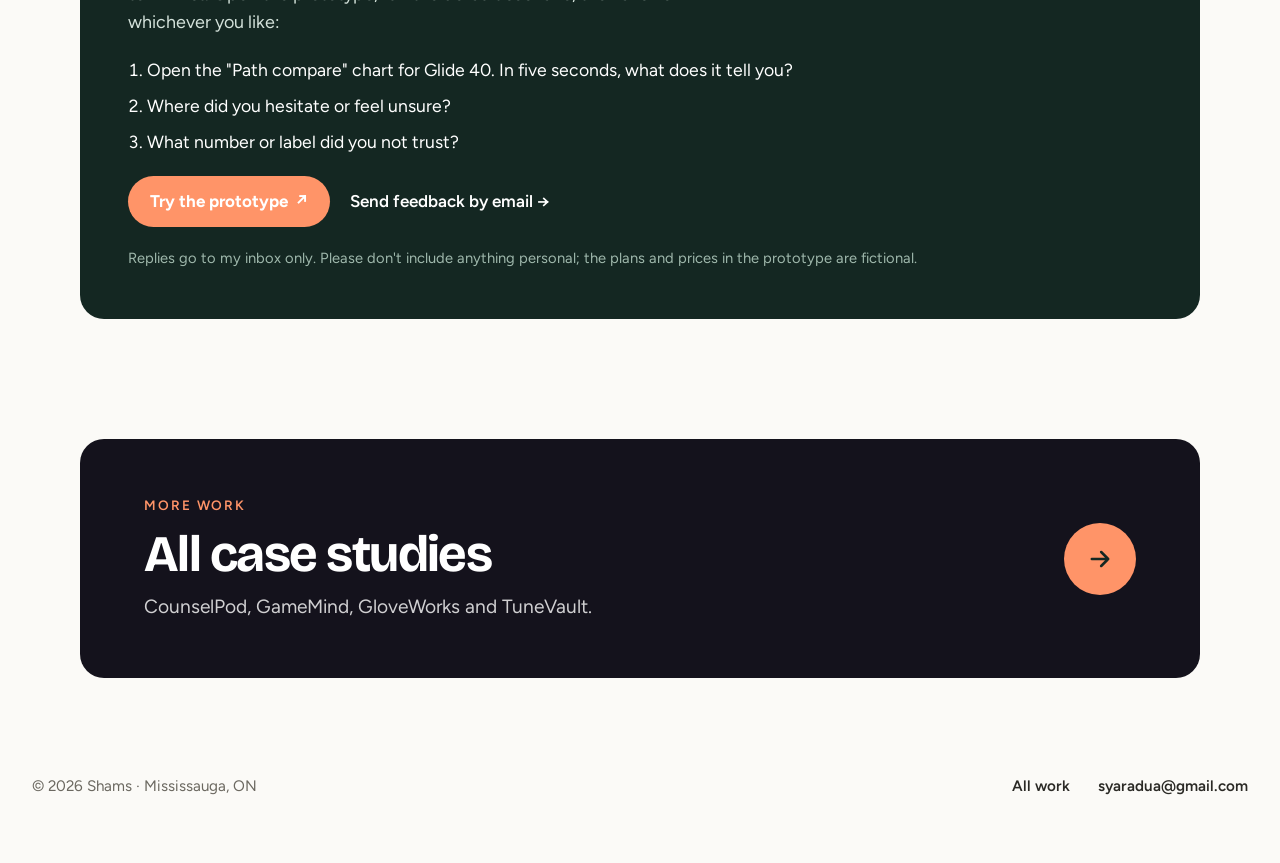
<file: planpilot.html>
<!DOCTYPE html>
<html lang="en">
<head>
<meta charset="UTF-8">
<meta name="viewport" content="width=device-width, initial-scale=1.0">
<title>PlanPilot — Case study · Shams Yar-Adua</title>
<meta name="description" content="A concept phone-plan finder that shows the full 24-month cost before someone signs, and says so plainly when a plan is oversized or over budget.">
<meta property="og:type" content="website">
<meta property="og:title" content="PlanPilot — Case study · Shams Yar-Adua">
<meta property="og:description" content="A concept phone-plan finder that shows the full 24-month cost before someone signs, and says so plainly when a plan is oversized or over budget.">
<meta property="og:image" content="https://syaradua-droid.github.io/portfolio/assets/og-planpilot.png">
<meta property="og:url" content="https://syaradua-droid.github.io/portfolio/planpilot.html">
<meta name="twitter:card" content="summary_large_image">
<meta name="twitter:title" content="PlanPilot — Case study · Shams Yar-Adua">
<meta name="twitter:description" content="A concept phone-plan finder that shows the full 24-month cost before someone signs, and says so plainly when a plan is oversized or over budget.">
<meta name="twitter:image" content="https://syaradua-droid.github.io/portfolio/assets/og-planpilot.png">
<link rel="stylesheet" href="https://fonts.googleapis.com/css2?family=Inter:wght@400;600;700&display=swap">
<link rel="icon" type="image/png" sizes="32x32" href="assets/favicon-32.png">
<link rel="icon" type="image/png" sizes="16x16" href="assets/favicon-16.png">
<link rel="shortcut icon" href="favicon.ico">
<link rel="apple-touch-icon" sizes="180x180" href="assets/apple-touch-icon.png">
<link rel="stylesheet" href="home.css">
<link rel="stylesheet" href="case.css">
<link rel="stylesheet" href="planpilot.css">
</head>
<body class="home-page case-page pp-page">
<nav class="site-nav">
  <div class="wrap">
    <a href="index.html" class="nav-mark">Shams<span>.</span></a>
    <button class="nav-toggle" aria-label="Toggle navigation" aria-expanded="false"><span></span><span></span><span></span></button>
    <ul class="nav-links">
      <li><a href="index.html#work">All work</a></li>
      <li><a href="index.html#about">About</a></li>
      <li><a href="mailto:syaradua@gmail.com" class="btn-pill">Get in touch</a></li>
    </ul>
  </div>
</nav>

<header class="c-hero" style="background:#142722;color:#FFFFFF">
<div class="c-inner">
<span class="c-eyebrow" style="color:#FF9468">Concept project · Fictional plans and prices</span>
<h1 class="c-title" style="font-family:'Bricolage Grotesque', sans-serif;--ts:88px">PlanPilot</h1>
<p class="c-lede">A phone-plan finder that shows the full 24-month cost before someone signs, and says so plainly when a plan is bigger than they need or over budget.</p>
<a class="pp-cta" href="https://hungry-cel-07593222.figma.site" target="_blank" rel="noopener">Try the prototype <span aria-hidden="true">↗</span></a>
<span class="pp-note">Plans, prices and providers are invented. Nothing here is real pricing.</span>
<div class="c-meta"><div class="c-meta-cell" style="border-color:#35574B"><span class="k" style="color:#FF9468">Role</span><span class="v">Solo designer</span></div><div class="c-meta-cell" style="border-color:#35574B"><span class="k" style="color:#FF9468">Type</span><span class="v">Self-initiated concept</span></div><div class="c-meta-cell" style="border-color:#35574B"><span class="k" style="color:#FF9468">Tools</span><span class="v">Figma Make, Figma</span></div><div class="c-meta-cell" style="border-color:#35574B"><span class="k" style="color:#FF9468">Output</span><span class="v">Working prototype, 5-step flow</span></div></div>
<figure class="pp-fig pp-herofig"><div class="pp-shot"><img src="assets/pp_results.webp" width="1375" height="746" alt="PlanPilot results screen: three plan cards with 24-month costs, and a banner saying all three run above the $80 monthly target."></div><figcaption>Results for 25 GB, $80 a month, calling the US and India. The cost over 24 months is the biggest number on each card.</figcaption></figure>
</div>
</header>

<nav class="pp-anchors" aria-label="On this page">
  <ul>
    <li><a href="#problem">Problem</a></li>
    <li><a href="#process">Process</a></li>
    <li><a href="#decisions">Decisions</a></li>
    <li><a href="#before-after">Before &amp; after</a></li>
    <li><a href="#outcome">Outcome</a></li>
    <li><a href="#feedback">Feedback</a></li>
  </ul>
</nav>

<section class="c-sec" id="problem">
<div class="c-sec-head">
<span class="c-eyebrow" style="color:#C2410C">Problem</span>
<h2 class="c-h2">The price you see is not the price you pay.</h2>
<p class="c-intro">People choose a phone plan by its monthly price, and the real cost arrives later. Price step-ups, device payments, fees and calling-home charges hide behind that number. Shoppers can't see what a phone and plan will cost over time, or whether the plan fits how they use it.</p>
</div>
<p class="c-intro" style="margin-top:-1rem">I see this first-hand in customer-facing retail work in telecom. The pattern repeats: the rep explains, the customer nods, and the surprise shows up on the next bill.</p>
<blockquote class="c-quote" style="border-color:#C2410C"><p>The trust damage comes from the interaction, not from customer error.</p><span class="who">Design thesis</span></blockquote>
</section>

<section class="c-sec">
<div class="c-sec-head">
<span class="c-eyebrow" style="color:#C2410C">From conversations to design</span>
<h2 class="c-h2">What I heard, and what I did about it.</h2>
<p class="c-intro">These come from informal conversations in my day-to-day work, not a formal study.</p>
</div>
<div class="pp-pairs">
<div class="pp-pairs-head" aria-hidden="true"><span>What I heard</span><span>Design response</span></div>
<div class="pp-pair"><div class="heard">Price is the first concern. Phone plus plan often runs well past what people expect.</div><div><strong>24-month true cost</strong> as the biggest number on every card, with the monthly average beneath it.</div></div>
<div class="pp-pair"><div class="heard">Calling family abroad matters a lot, especially for newcomers.</div><div>A country picker in the quiz, a covered or not covered line on every plan, and an overage estimate when a country is missing.</div></div>
<div class="pp-pair"><div class="heard">Data is oversold. Plans offer far more than people use.</div><div><strong>Fit labels</strong> ("About 2.5x the data you use") and a plain warning on oversized plans.</div></div>
<div class="pp-pair"><div class="heard">People fear lock-in.</div><div>Contract term and exit cost shown up front and in the compare table.</div></div>
<div class="pp-pair"><div class="heard">People forget what the rep said.</div><div>A one-page <strong>"What you agreed to" recap</strong> to save or share.</div></div>
<div class="pp-pair"><div class="heard">Some people buy the phone separately and bring their own plan, but that plan steps up in price over time.</div><div><strong>Path compare</strong>: bundle against bring-your-own-device, over 24 months.</div></div>
</div>
</section>

<section class="c-sec" id="process">
<div class="c-sec-head">
<span class="c-eyebrow" style="color:#C2410C">Process</span>
<h2 class="c-h2">A precise spec did more than clever prompting.</h2>
<p class="c-intro">I built the working prototype in Figma Make, following a beginner course for the tool, then treated the output as a first draft to critique.</p>
</div>
<div class="c-cards c2">
<div class="c-card"><span class="c-tag" style="color:#C2410C">Spec first</span><p>I wrote the cost rules down before asking for changes: how the 24-month cost is calculated, how plans are ranked and how each label is chosen. Every change ended with a pass or fail check, such as "for 25 GB, $80, calling the US and India, Glide 40 shows $2,037."</p></div>
<div class="c-card"><span class="c-tag" style="color:#C2410C">Reviewed in rounds</span><p>Seven rounds, one screen at a time, checking accuracy, hierarchy and honesty. Early rounds fixed logic. Later rounds fixed trust: budget status, right-sizing, the gap chart.</p></div>
<div class="c-card"><span class="c-tag" style="color:#C2410C">Checked outside the tool</span><p>I recomputed the key totals independently, so what the screens show is what the rules produce.</p></div>
<div class="c-card"><span class="c-tag" style="color:#C2410C">Tried the spec twice</span><p>I ran the same final prompt in a duplicate file. The results came out close, which suggests the spec mattered more than the tool.</p></div>
</div>
<ol class="pp-chain" aria-label="Process in four steps">
<li>Spec<small>rules and pass/fail checks</small></li><li>Build<small>Figma Make</small></li><li>Review<small>7 rounds</small></li><li>Check<small>numbers recomputed</small></li>
</ol>
</section>

<section class="c-sec" id="decisions">
<div class="c-sec-head">
<span class="c-eyebrow" style="color:#C2410C">Key decisions</span>
<h2 class="c-h2">Six choices that made the tool trustworthy.</h2>
</div>

<article class="pp-dec">
<div><h3>Say so when nothing fits the budget</h3>
<dl class="pp-prd">
<div><dt>Problem</dt><dd>In the default scenario all three best matches run above the $80 target. Hiding that makes the tool look better and the user trust it less.</dd></div>
<div><dt>Decision</dt><dd>Each card states "$X/mo over your target" or "Within your target". A banner appears when every match is over, and names the closest one.</dd></div>
<div><dt>Why</dt><dd>The tool's promise is no surprises. A tool that bends that promise to look friendly breaks it.</dd></div>
</dl></div>
<figure class="pp-fig pp-media"><div class="pp-shot"><img src="assets/pp_budget_banner.webp" width="1075" height="375" loading="lazy" alt="Banner reading all three matches run above your $80 monthly target, the closest is Glide 40 at $5 over, above three plan cards."></div><figcaption>Glide 40 is the closest match, $5 over the $80 target, and the banner says so.</figcaption></figure>
</article>

<article class="pp-dec">
<div><h3>Right-size the data, don't celebrate big plans</h3>
<dl class="pp-prd">
<div><dt>Problem</dt><dd>Retail plans lead with big data numbers. A 90 GB plan for a 25 GB user feels like a deal and costs more.</dd></div>
<div><dt>Decision</dt><dd>Every plan gets a ratio-based label: short, right-sized, room to grow, or "About N.Nx the data you use". I also added a mid-range plan so the shortlist could include a realistic fit.</dd></div>
<div><dt>Why</dt><dd>Early versions ranked only oversized plans. That taught me the data set was part of the design problem.</dd></div>
</dl></div>
<figure class="pp-fig pp-media"><div class="pp-shot narrow"><img src="assets/pp_oversized.webp" width="355" height="570" loading="lazy" alt="Glide 90 plan card with a warning that it offers about 3.6 times the data the user needs."></div><figcaption>Glide 90 gives a 25 GB user about 3.6x the data they use, and the card says that.</figcaption></figure>
</article>

<article class="pp-dec">
<div><h3>Put a number on the calling trade-off</h3>
<dl class="pp-prd">
<div><dt>Problem</dt><dd>A cheaper plan can miss a country the user calls. The sticker price hides the cost of that gap.</dd></div>
<div><dt>Decision</dt><dd>The alternate card shows plan cost, an estimated overage (60 minutes a month to each missing country) and an all-in total. It appears only when its plan cost beats the best match, and says which plan is cheaper once calling is counted.</dd></div>
<div><dt>Why</dt><dd>The user compares on equal terms, and the labelled assumption keeps the estimate from reading as a promise.</dd></div>
</dl></div>
<figure class="pp-fig pp-media"><div class="pp-shot"><img src="assets/pp_alternate_card.webp" width="1065" height="275" loading="lazy" alt="Alternate option card for Northwave Clear 30: plan cost $1,862, estimated calling overage about $936, all-in $2,798."></div><figcaption>Clear 30 costs $1,862 but misses India. With about $936 of calling overage, Glide 40 is $761 cheaper.</figcaption></figure>
</article>

<article class="pp-dec">
<div><h3>A chart that answers one question</h3>
<dl class="pp-prd">
<div><dt>Problem</dt><dd>The first path chart plotted two near-identical rising lines. It couldn't answer "which is cheaper, and when?"</dd></div>
<div><dt>Decision</dt><dd>I plotted the difference between the two paths over 24 months, with the axis fitted to the data, a plain headline and a direction row ("Above $0: BYOD costs more"). A Total spend tab keeps the raw view. When totals are within 3%, a verdict line says the paths cost about the same and what differs is when you pay.</dd></div>
<div><dt>Why</dt><dd>Total-spend lines hide the story. The gap shows the cross-over, which is what changes someone's decision.</dd></div>
</dl></div>
<div class="pp-media">
<figure class="pp-fig"><div class="pp-shot"><img src="assets/pp_path_glide40.webp" width="1375" height="746" loading="lazy" alt="Difference chart for Glide 40: bring-your-own-device saves up to $67 around month 6 and ends $23 more expensive at month 24."></div><figcaption>BYOD saves up to $67 around month 6 and ends $23 more expensive.</figcaption></figure>
<figure class="pp-fig"><div class="pp-shot phone"><img src="assets/pp_path_mobile.webp" width="469" height="1038" loading="lazy" alt="The same difference chart at phone width, with the Same cost label left-aligned and clear of the +$23 point."></div><figcaption>At 390px, "Same cost" stays on the left and clear of the +$23 point.</figcaption></figure>
</div>
</article>

<article class="pp-dec">
<div><h3>Color means one thing</h3>
<dl class="pp-prd">
<div><dt>Problem</dt><dd>Highlighting every different row in green made green meaningless.</dd></div>
<div><dt>Decision</dt><dd>Neutral shading for "different". Green only for "lowest", plus a text tag ("Lowest") so color is never the only signal.</dd></div>
<div><dt>Why</dt><dd>Meaning shouldn't depend on color alone, and a color that means one thing is faster to scan.</dd></div>
</dl></div>
<figure class="pp-fig pp-media"><div class="pp-shot"><img src="assets/pp_compare_table.webp" width="1375" height="746" loading="lazy" alt="Compare table for three plans: neutral Different chips on rows that vary, and a green Lowest tag on the lowest exit cost."></div><figcaption>Different rows get a neutral chip. Only the lowest exit cost, $160, is green and tagged "Lowest".</figcaption></figure>
</article>

<article class="pp-dec">
<div><h3>Polish that people notice</h3>
<dl class="pp-prd">
<div><dt>Problem</dt><dd>On the charts, data points were drawn as stretched ovals because the chart scales to fit its container. On a phone, the compare table gave no sign that it scrolled sideways.</dd></div>
<div><dt>Decision</dt><dd>Lines stay in the scalable chart. The dots became separate round elements placed on top at the same positions. On mobile the table keeps its first column pinned, lets the next plan peek in and shows a swipe hint.</dd></div>
<div><dt>Why</dt><dd>Small distortions make a data tool feel less exact, and exactness is the point of this one.</dd></div>
</dl></div>
<div class="pp-media">
<figure class="pp-fig"><div class="pp-shot" style="max-width:275px"><img src="assets/pp_dot_crop.webp" width="275" height="163" loading="lazy" alt="Close-up of one chart data point, a perfect circle on the line."></div><figcaption>A chart point after the fix: a round dot, shown at 9x zoom.</figcaption></figure>
<figure class="pp-fig"><div class="pp-shot phone"><img src="assets/pp_compare_mobile.webp" width="469" height="1038" loading="lazy" alt="Compare table at phone width: pinned first column, Sky 80 in full and part of Glide 40 visible, with a swipe hint above."></div><figcaption>At 390px, the first column stays pinned and Glide 40 peeks in beside Sky 80.</figcaption></figure>
</div>
</article>
</section>

<section class="c-sec" id="before-after">
<div class="c-sec-head">
<span class="c-eyebrow" style="color:#C2410C">Before and after</span>
<h2 class="c-h2">The first generated version, next to the final.</h2>
</div>

<div class="pp-ba-row">
<h3>Path chart</h3>
<div class="pp-ba">
<figure class="pp-fig"><span class="pp-tag before">Before</span><div class="pp-shot"><img src="assets/pp_before_path.webp" width="1030" height="512" loading="lazy" alt="First generated path chart: two nearly overlapping lines with stretched oval dots and a note that the bundle becomes cheaper around month 17."></div><figcaption>First generated version: two lines almost on top of each other, stretched-oval dots, and one sentence about "around month 17".</figcaption></figure>
<figure class="pp-fig"><span class="pp-tag after">After</span><div class="pp-shot"><img src="assets/pp_path_glide40.webp" width="1375" height="746" loading="lazy" alt="Final difference chart for Glide 40 with headline, direction row and labelled values."></div><figcaption>A gap chart with a plain headline, a direction row, labelled values and a "Biggest gap" marker, plus a Total spend tab with round dots.</figcaption></figure>
</div>
</div>

<div class="pp-ba-row">
<h3>Results</h3>
<div class="pp-ba">
<figure class="pp-fig"><span class="pp-tag before">Before</span><div class="pp-shot"><img src="assets/pp_before_results.webp" width="1046" height="654" loading="lazy" alt="First generated results screen: three plan cards showing only cost and a generic covers-your-needs line."></div><figcaption>First generated version: three cards with a cost and a generic "covers your needs" line. No budget status, fit labels or alternate card.</figcaption></figure>
<figure class="pp-fig"><span class="pp-tag after">After</span><div class="pp-shot"><img src="assets/pp_results.webp" width="1375" height="746" loading="lazy" alt="Final results screen with budget banner and three plan cards."></div><figcaption>Budget status on every card, a banner when all matches run over, fit labels, oversize warnings and the calling trade-off card.</figcaption></figure>
</div>
</div>

<div class="pp-ba-row">
<h3>Compare table and plan detail</h3>
<div class="pp-ba">
<figure class="pp-fig"><span class="pp-tag after">After: compare</span><div class="pp-shot"><img src="assets/pp_compare_table.webp" width="1375" height="746" loading="lazy" alt="Final compare table with neutral Different chips and a green Lowest tag."></div><figcaption>Before: every different row highlighted the same way. Now neutral for "different", green and a "Lowest" tag only for the lowest value.</figcaption></figure>
<figure class="pp-fig"><span class="pp-tag after">After: plan detail</span><div class="pp-shot"><img src="assets/pp_detail.webp" width="1375" height="746" loading="lazy" alt="Plan detail hero for Glide 40 with chips for room to grow, calling to India and United States, and $5 a month over the target."></div><figcaption>Before: a plain hero with just the cost. Now hero chips for fit, calling and budget status.</figcaption></figure>
</div>
</div>
</section>

<section class="c-sec" id="outcome">
<div class="c-sec-head">
<span class="c-eyebrow" style="color:#C2410C">Outcome</span>
<h2 class="c-h2">What it does, what it doesn't prove, what I'd test next.</h2>
</div>
<div class="c-cards c3">
<div class="c-card pp-card"><h3>Achieved</h3><ul><li>A complete, working flow, from needs quiz to a shareable recap.</li><li>Every number on screen traces back to a written rule.</li><li>The tool says so when a plan is oversized, over budget or missing a country.</li></ul></div>
<div class="c-card pp-card"><h3>Limits</h3><ul><li>It's a concept with invented plans. Nothing here is real pricing.</li><li>The insights come from my own retail conversations, not a formal study.</li><li>No usability testing yet, so I can't claim the design works for real shoppers.</li></ul></div>
<div class="c-card pp-card"><h3>Next</h3><ol><li>Whether people understand the gap chart without help (five-second test, then think-aloud).</li><li>Whether the recap changes how well people remember what they agreed to.</li><li>Whether the over-budget banner changes which plan people pick.</li></ol></div>
</div>
<div class="pp-learned"><h3>What I learned</h3><ul>
<li>A precise, testable spec gets better work out of a generation tool than clever prompting.</li>
<li>The data you design with is part of the design. A shortlist full of oversized plans looks like a UI problem and is a content problem.</li>
<li>Honesty is a design feature. Each time I chose clarity over a flattering number, the product got better.</li>
</ul></div>
</section>

<section class="c-sec" id="feedback">
<div class="pp-feedback">
<span class="c-eyebrow" style="color:#FF9468">Play with it, then tell me</span>
<h2>Try the prototype and give me your first reaction.</h2>
<p>This is early, informal feedback, not a usability study. It helps me decide what to fix first. Open the prototype, run the default scenario, then answer whichever you like:</p>
<ol>
<li>Open the "Path compare" chart for Glide 40. In five seconds, what does it tell you?</li>
<li>Where did you hesitate or feel unsure?</li>
<li>What number or label did you not trust?</li>
</ol>
<div class="row">
<a class="pp-cta" href="https://hungry-cel-07593222.figma.site" target="_blank" rel="noopener">Try the prototype <span aria-hidden="true">↗</span></a>
<a class="alt" href="mailto:syaradua@gmail.com?subject=PlanPilot%20feedback&body=1.%20Path%20compare%20chart%2C%20first%205%20seconds%3A%0A%0A2.%20Where%20I%20hesitated%3A%0A%0A3.%20What%20I%20did%20not%20trust%3A%0A">Send feedback by email →</a>
</div>
<span class="small">Replies go to my inbox only. Please don't include anything personal; the plans and prices in the prototype are fictional.</span>
</div>
</section>

<section class="c-sec">
<a href="index.html#work" class="c-next pp-next" style="background:#14121C;color:#FFFFFF">
<div class="c-next-copy"><span class="c-eyebrow" style="color:#FF9468">More work</span><span class="n">All case studies</span><span class="d">CounselPod, GameMind, GloveWorks and TuneVault.</span></div>
<span class="c-next-go" style="background:#FF9468"><svg width="28" height="28" viewBox="0 0 24 24" fill="none" stroke="#142722" stroke-width="2.2" stroke-linecap="round" stroke-linejoin="round"><path d="M5 12h14M13 6l6 6-6 6"></path></svg></span>
</a>
</section>

<footer class="home-footer c-footer">
  <div class="footer-bottom">
    <span>© 2026 Shams · Mississauga, ON</span>
    <span class="c-foot-links"><a href="index.html#work">All work</a><a href="mailto:syaradua@gmail.com">syaradua@gmail.com</a></span>
  </div>
</footer>
<script src="assets/nav.js" defer></script>
<script>
(function(){
  try{
    var nav=document.querySelector('.site-nav');
    var setH=function(){document.documentElement.style.setProperty('--nav-h',nav.offsetHeight+'px');};
    setH();window.addEventListener('resize',setH);
  }catch(e){}
  try{
    var links=[].slice.call(document.querySelectorAll('.pp-anchors a'));
    var map={};links.forEach(function(a){map[a.getAttribute('href').slice(1)]=a;});
    var io=new IntersectionObserver(function(es){es.forEach(function(e){
      if(e.isIntersecting){links.forEach(function(l){l.classList.remove('on');});var a=map[e.target.id];if(a)a.classList.add('on');}
    });},{rootMargin:'-30% 0px -60% 0px'});
    Object.keys(map).forEach(function(id){var el=document.getElementById(id);if(el)io.observe(el);});
  }catch(e){}
})();
</script>
</body>
</html>
</file>
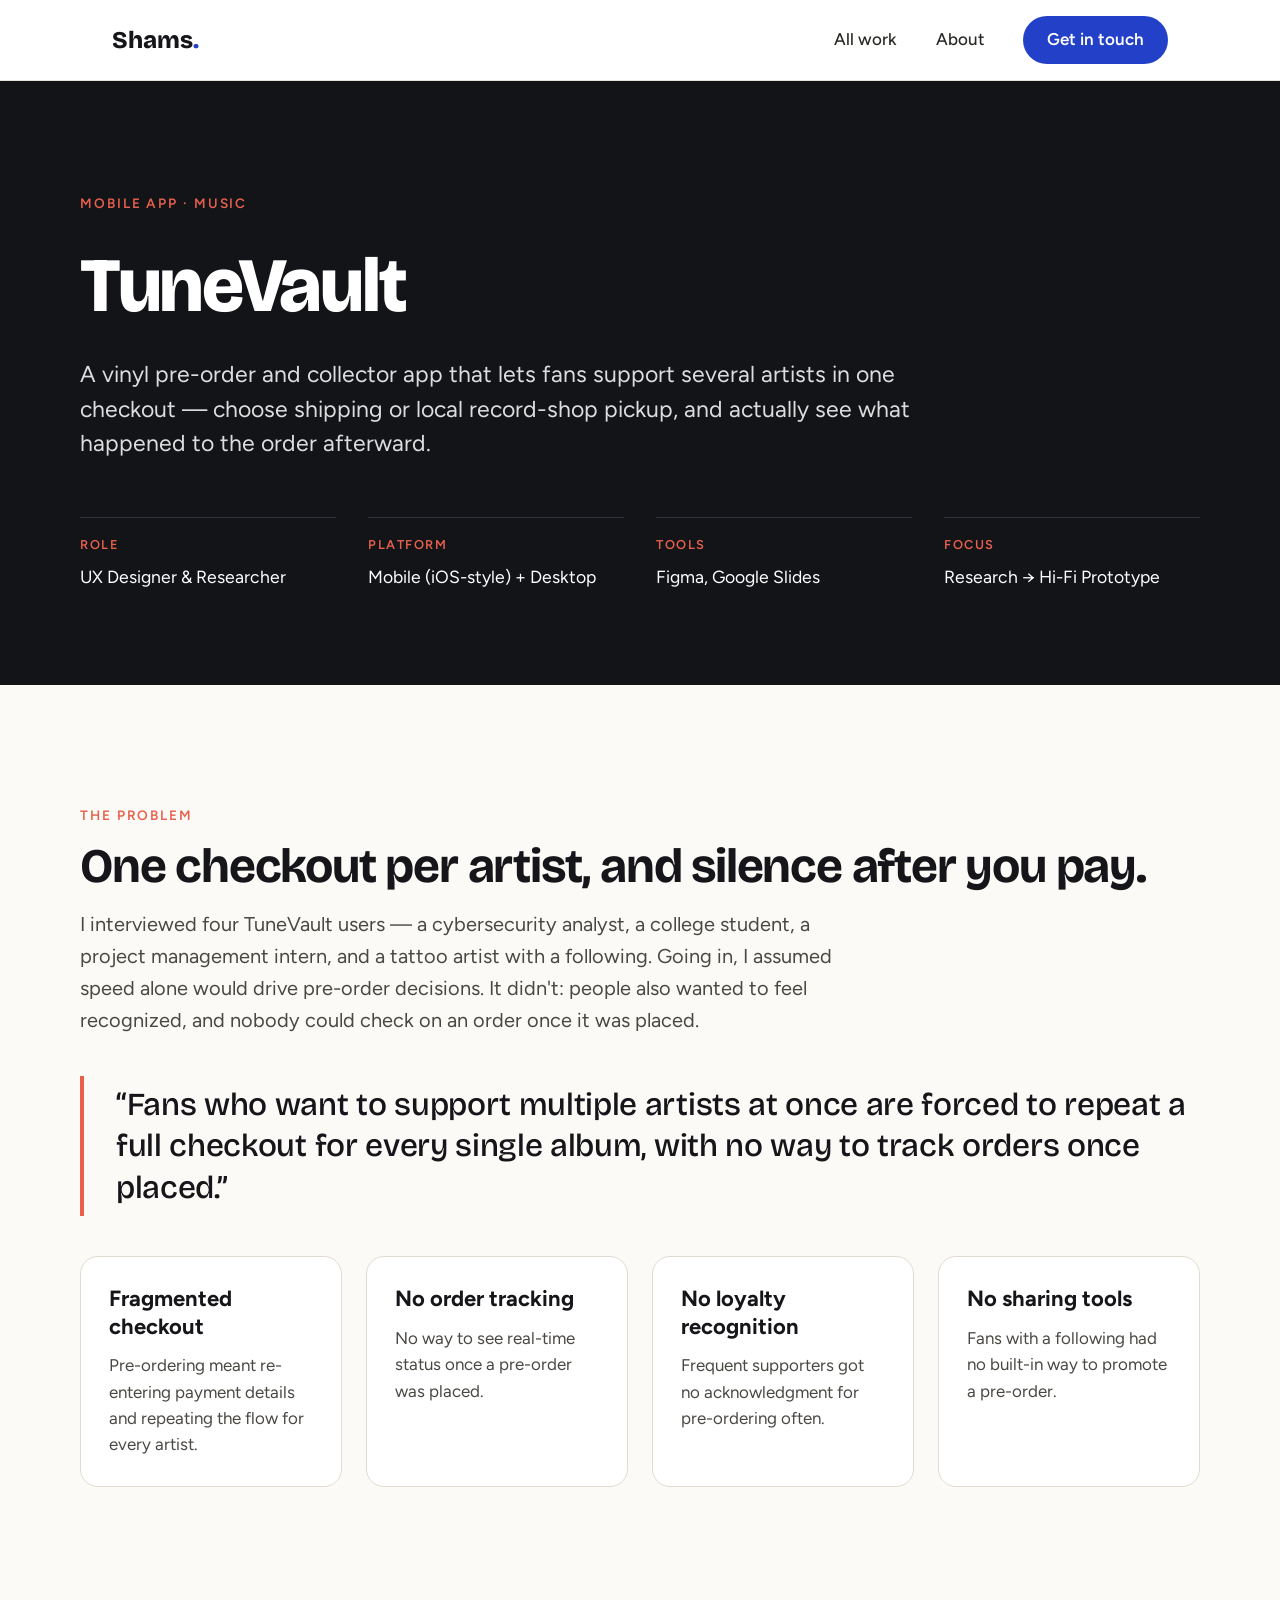
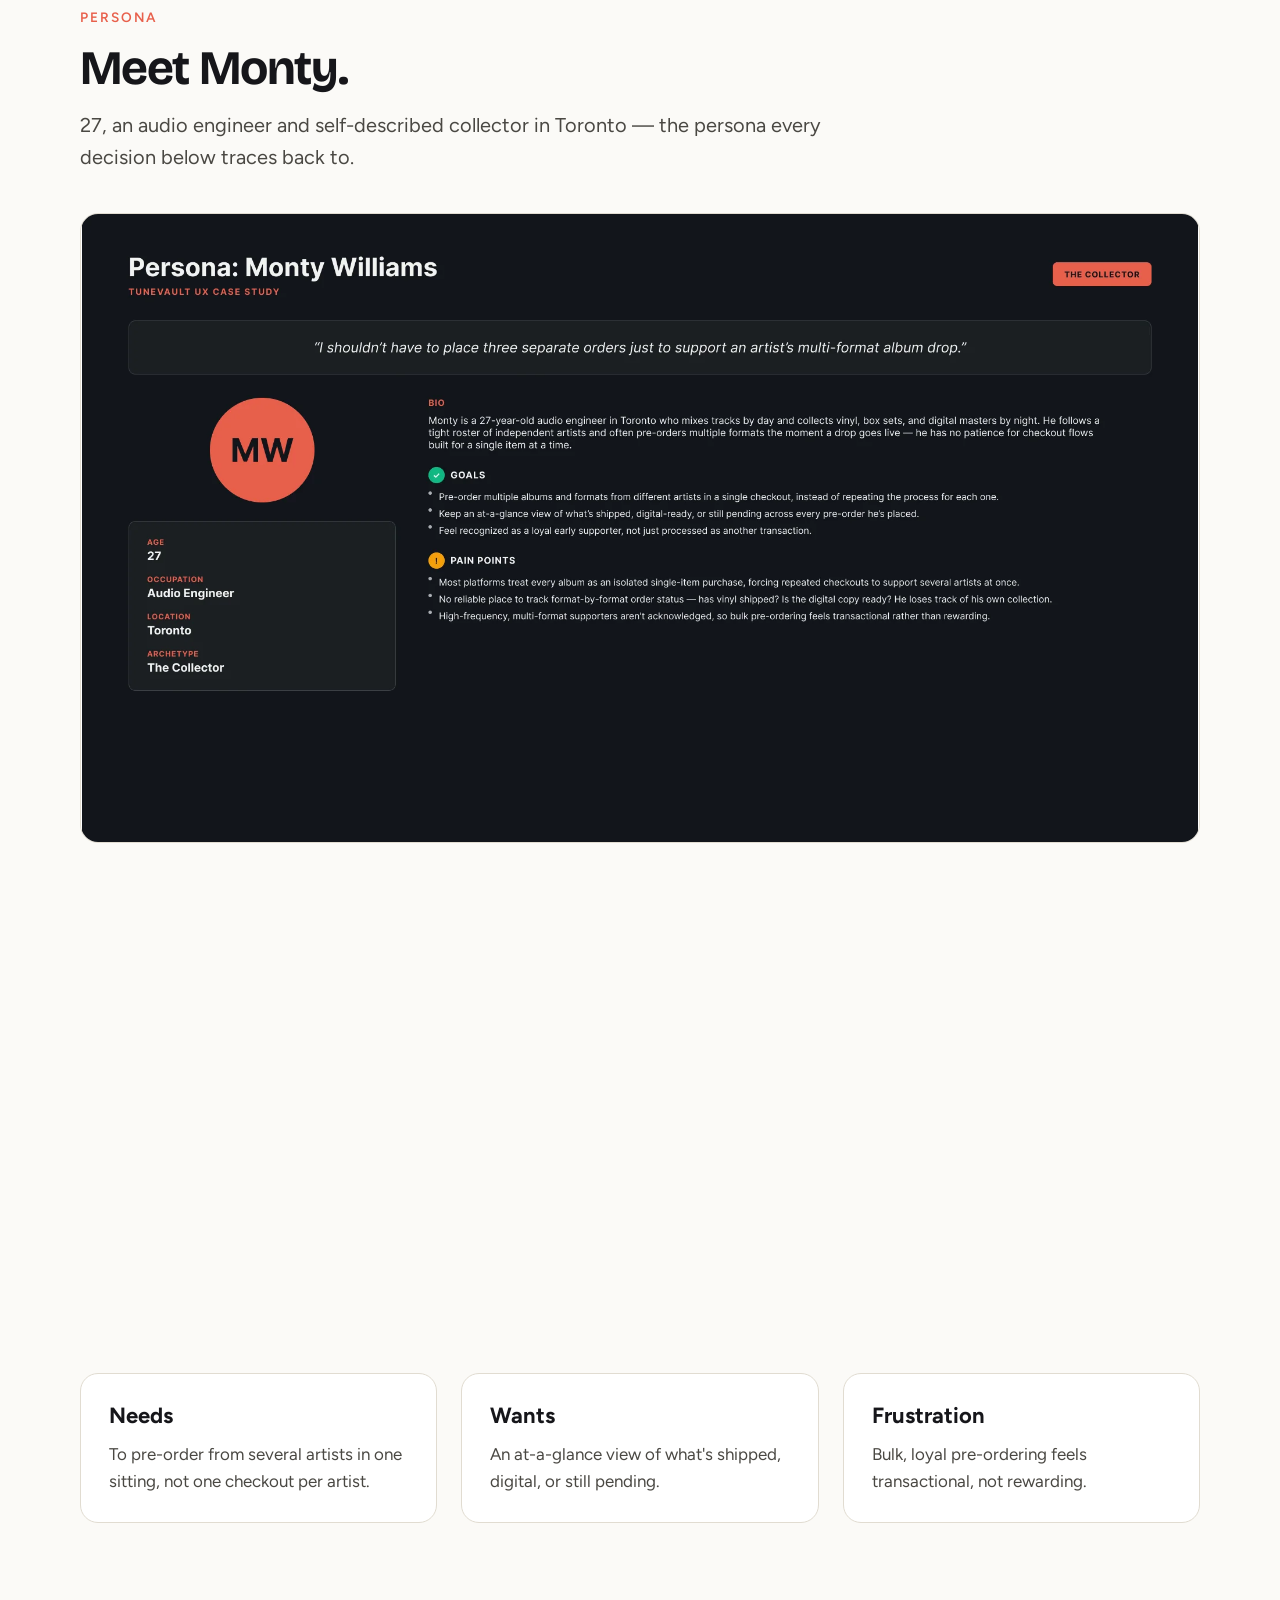
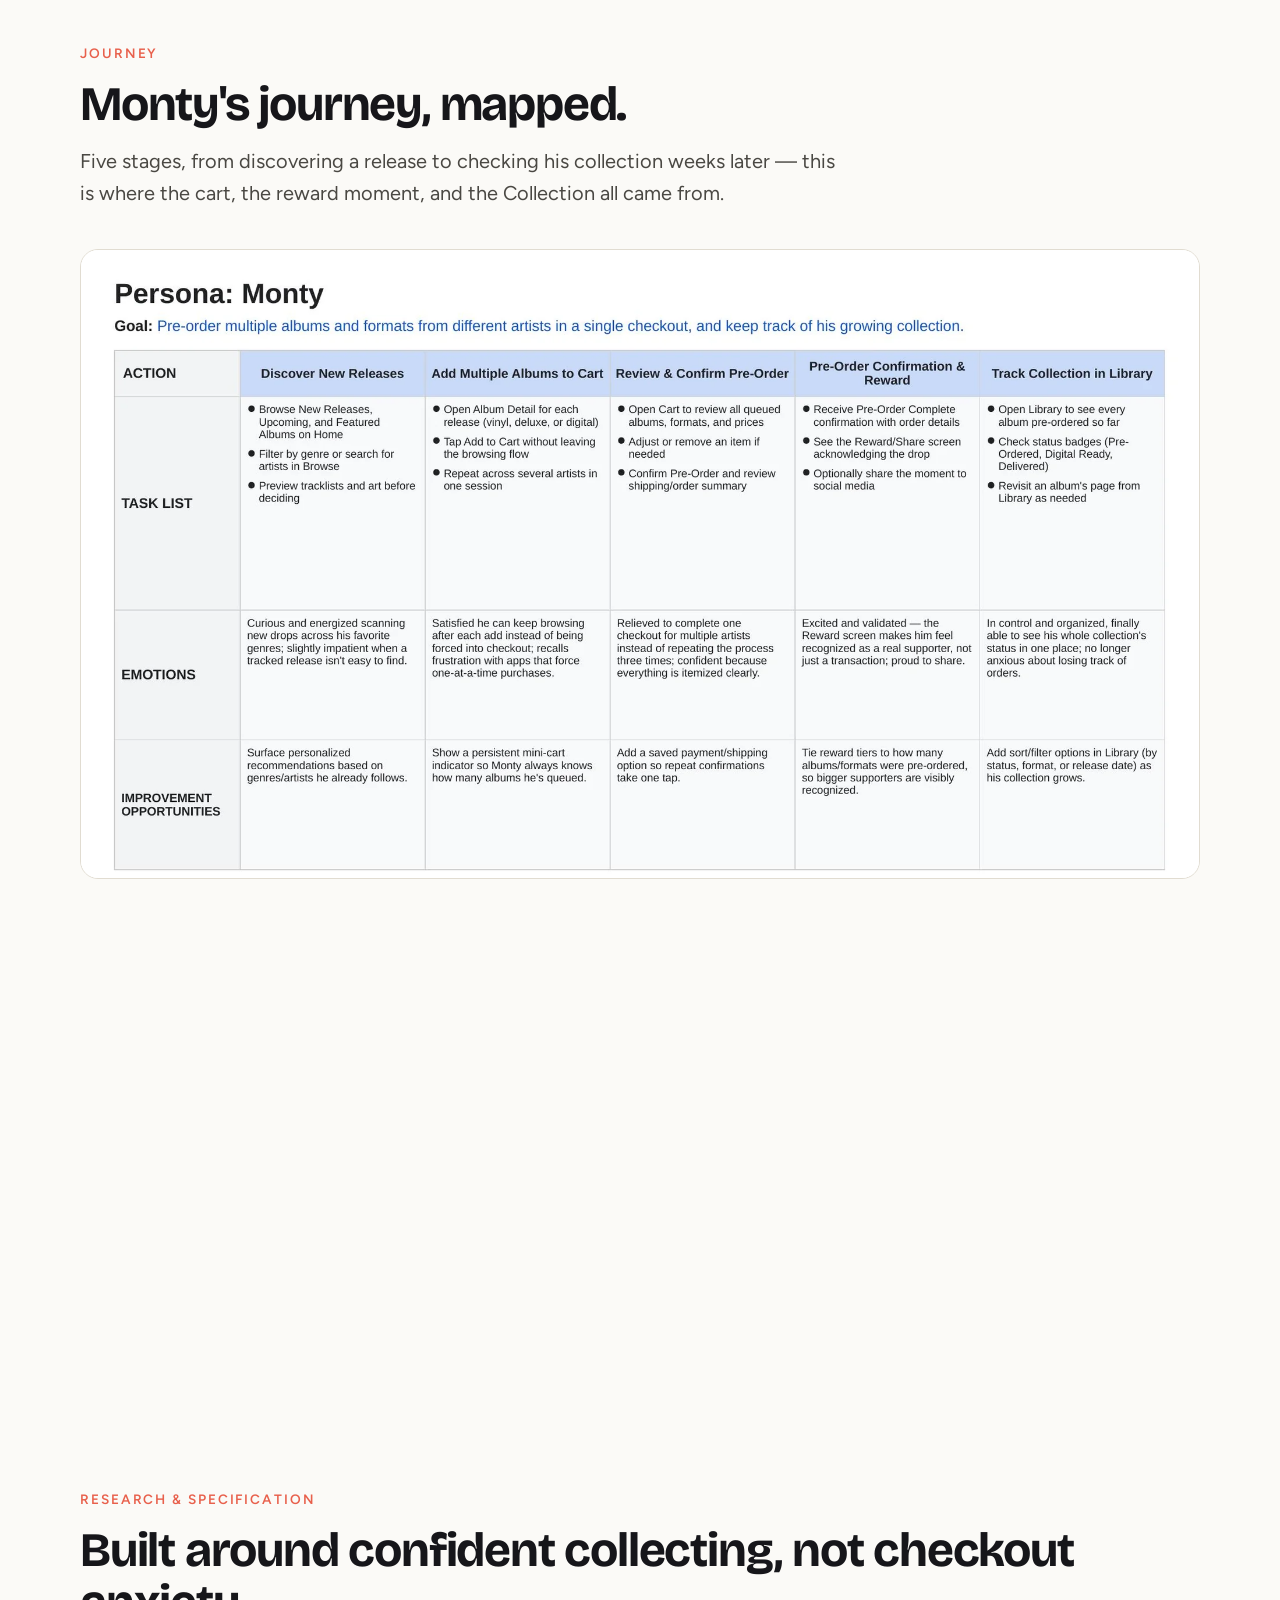
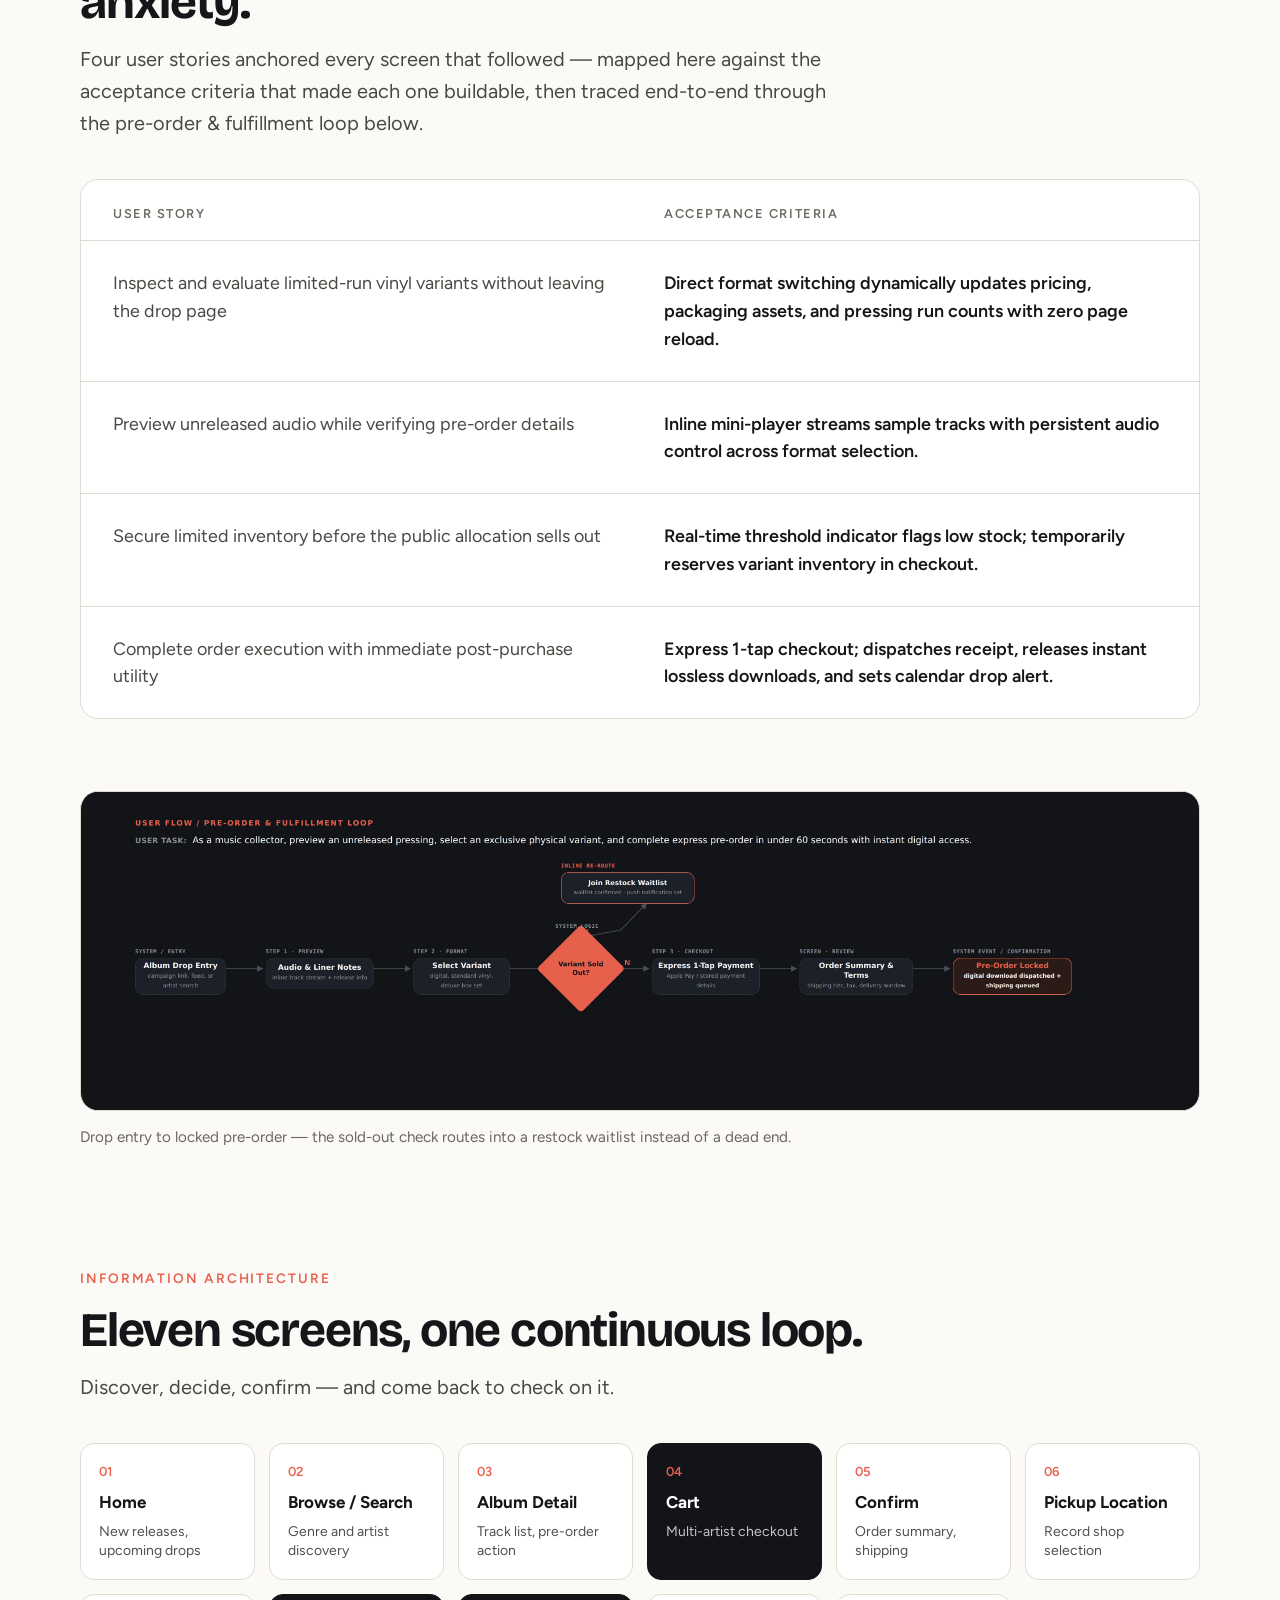
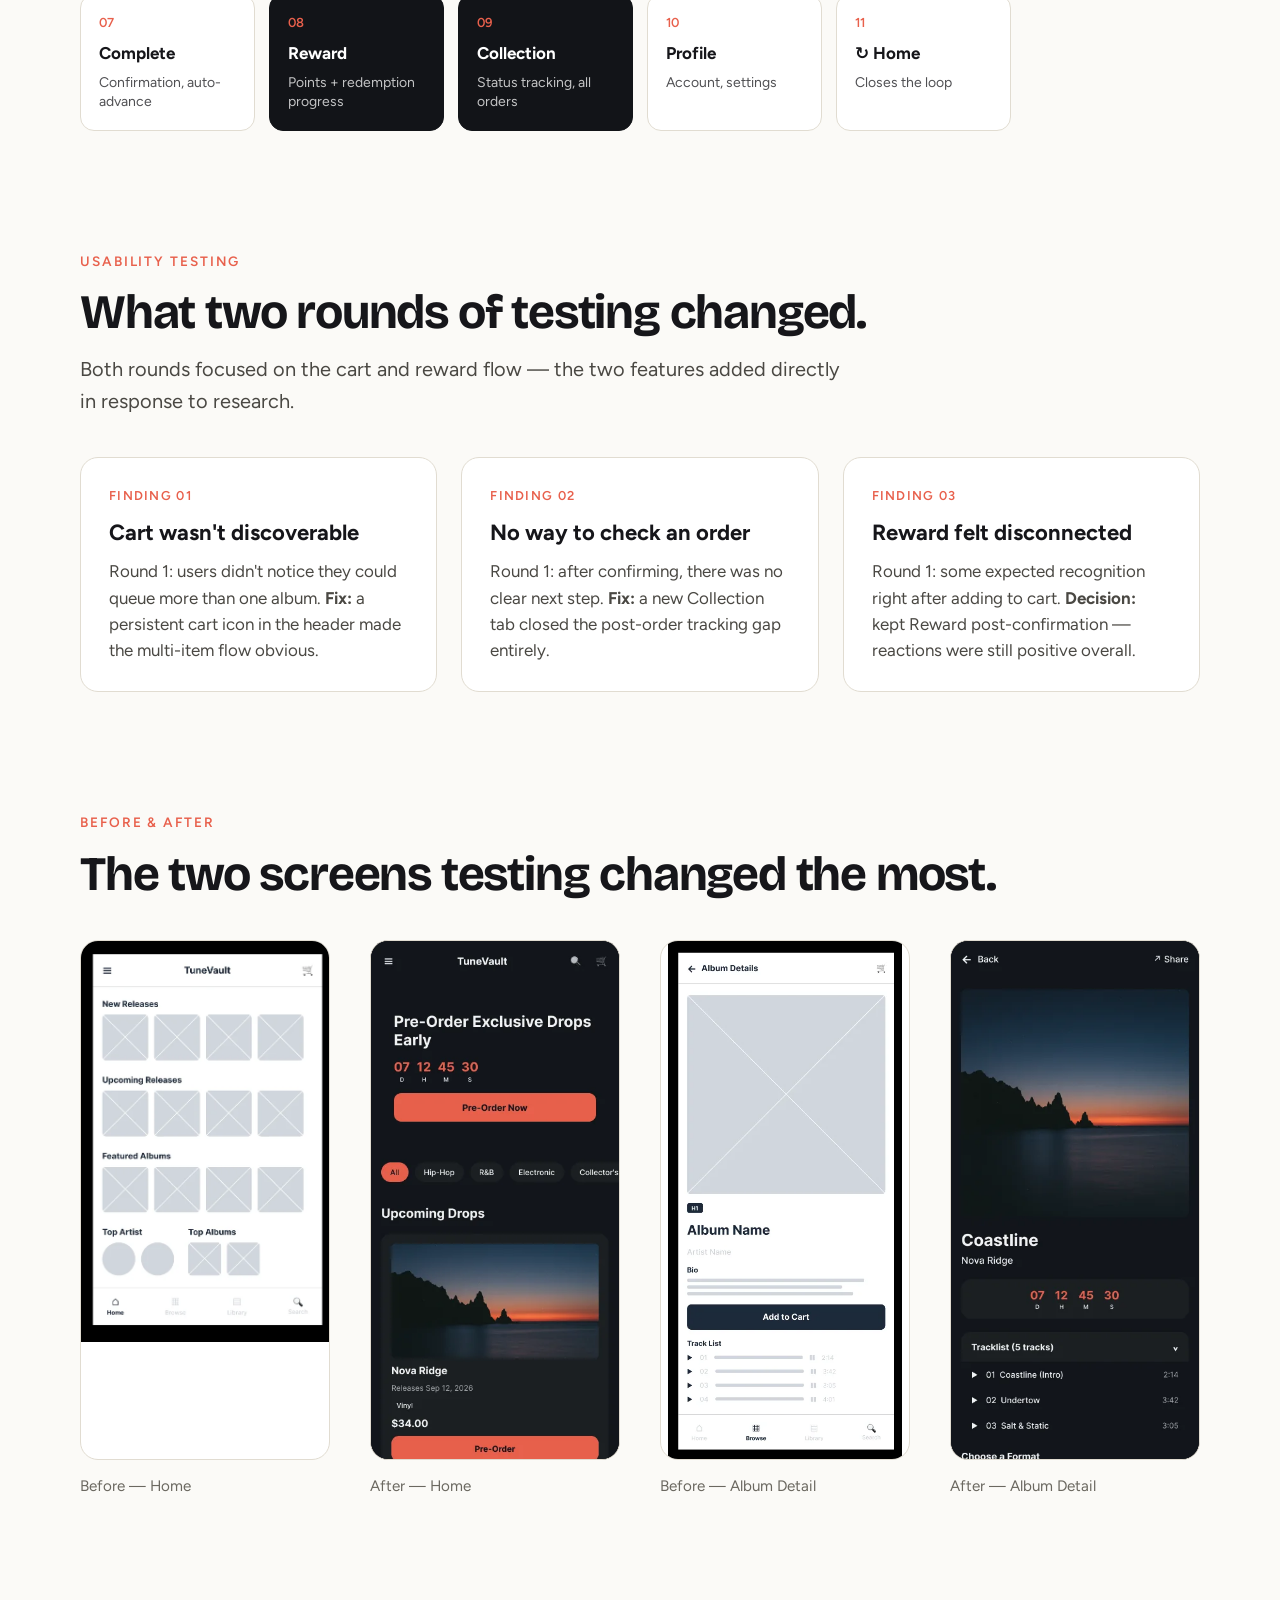
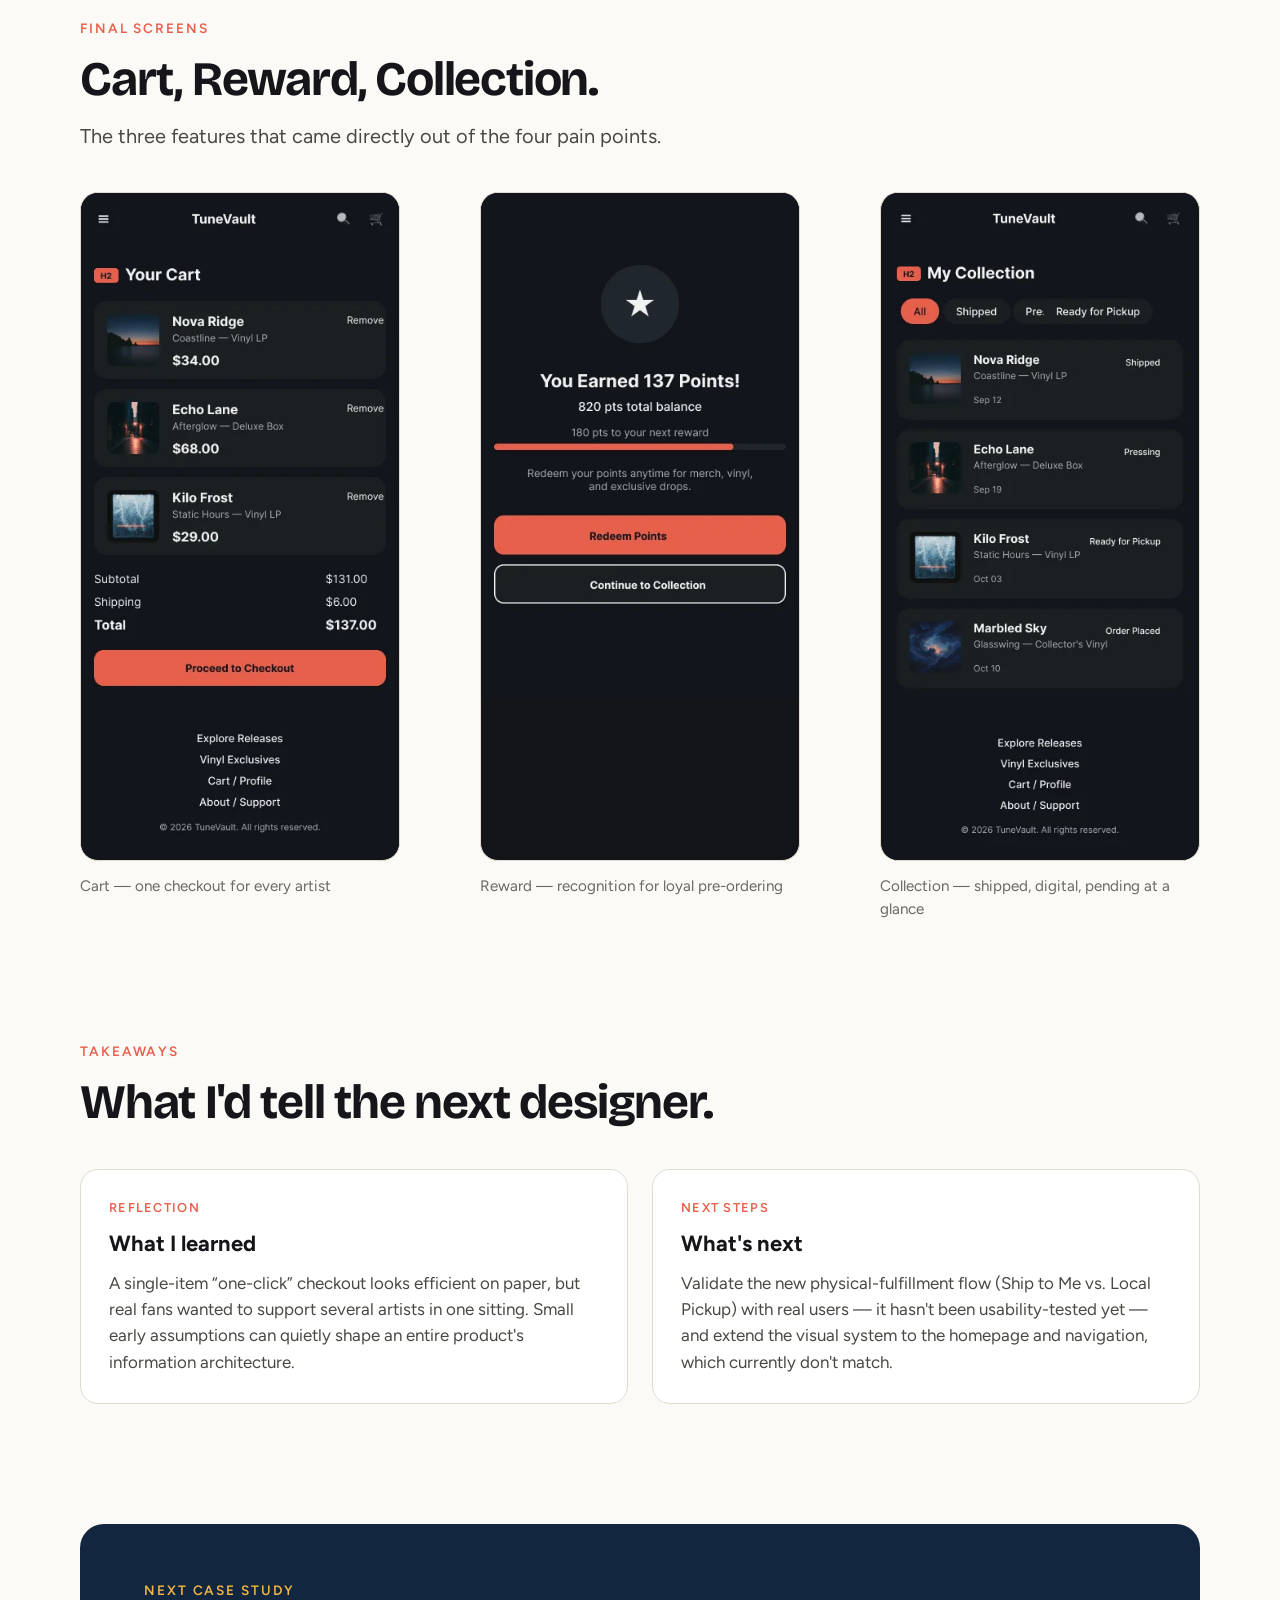
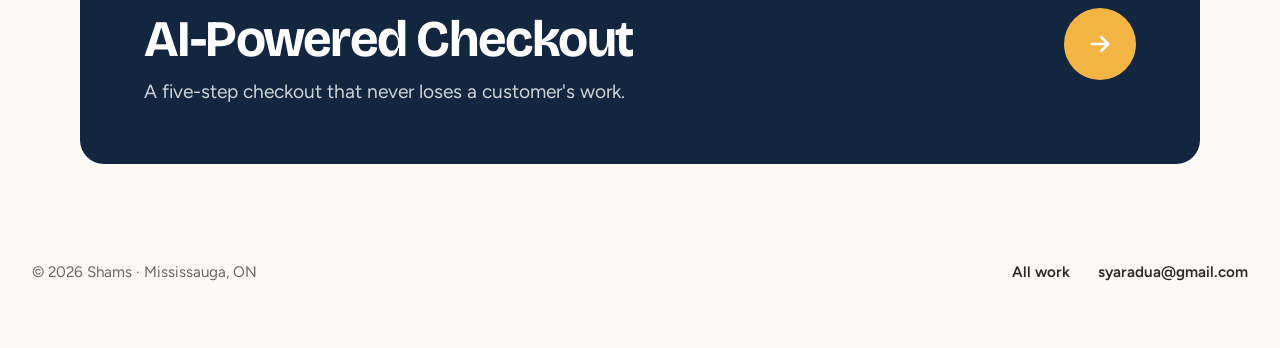
<file: tunevault.html>
<!DOCTYPE html>
<html lang="en">
<head>
<meta charset="UTF-8">
<meta name="viewport" content="width=device-width, initial-scale=1.0">
<title>TuneVault — Case study · Shams Yar-Adua</title>
<meta name="description" content="A vinyl pre-order app that lets fans support several artists in one checkout.">
<meta property="og:type" content="website">
<meta property="og:title" content="TuneVault — Case study · Shams Yar-Adua">
<meta property="og:description" content="A vinyl pre-order app that lets fans support several artists in one checkout.">
<meta property="og:image" content="https://syaradua-droid.github.io/portfolio/assets/og-tunevault.png">
<meta property="og:url" content="https://syaradua-droid.github.io/portfolio/tunevault.html">
<meta name="twitter:card" content="summary_large_image">
<meta name="twitter:title" content="TuneVault — Case study · Shams Yar-Adua">
<meta name="twitter:description" content="A vinyl pre-order app that lets fans support several artists in one checkout.">
<meta name="twitter:image" content="https://syaradua-droid.github.io/portfolio/assets/og-tunevault.png">
<link rel="icon" type="image/png" sizes="32x32" href="assets/favicon-32.png">
<link rel="icon" type="image/png" sizes="16x16" href="assets/favicon-16.png">
<link rel="shortcut icon" href="favicon.ico">
<link rel="apple-touch-icon" sizes="180x180" href="assets/apple-touch-icon.png">
<link rel="stylesheet" href="home.css">
<link rel="stylesheet" href="case.css">
</head>
<body class="home-page case-page">
<nav class="site-nav">
  <div class="wrap">
    <a href="index.html" class="nav-mark">Shams<span>.</span></a>
    <button class="nav-toggle" aria-label="Toggle navigation" aria-expanded="false"><span></span><span></span><span></span></button>
    <ul class="nav-links">
      <li><a href="index.html#work">All work</a></li>
      <li><a href="index.html#about">About</a></li>
      <li><a href="mailto:syaradua@gmail.com" class="btn-pill">Get in touch</a></li>
    </ul>
  </div>
</nav>
<header class="c-hero" style="background:#121418;color:#FFFFFF">
<div class="c-inner">
<span class="c-eyebrow" style="color:#E8604C">Mobile app · Music</span>
<h1 class="c-title" style="font-family:'Bricolage Grotesque', sans-serif;--ts:88px">TuneVault</h1>
<p class="c-lede">A vinyl pre-order and collector app that lets fans support several artists in one checkout — choose shipping or local record-shop pickup, and actually see what happened to the order afterward.</p>
<div class="c-meta"><div class="c-meta-cell" style="border-color:#2E3138"><span class="k" style="color:#E8604C">Role</span><span class="v">UX Designer &amp; Researcher</span></div><div class="c-meta-cell" style="border-color:#2E3138"><span class="k" style="color:#E8604C">Platform</span><span class="v">Mobile (iOS-style) + Desktop</span></div><div class="c-meta-cell" style="border-color:#2E3138"><span class="k" style="color:#E8604C">Tools</span><span class="v">Figma, Google Slides</span></div><div class="c-meta-cell" style="border-color:#2E3138"><span class="k" style="color:#E8604C">Focus</span><span class="v">Research → Hi-Fi Prototype</span></div></div>
</div>
</header>
<section class="c-sec">
<div class="c-sec-head">
<span class="c-eyebrow" style="color:#E8604C">The problem</span>
<h2 class="c-h2">One checkout per artist, and silence after you pay.</h2>
<p class="c-intro">I interviewed four TuneVault users — a cybersecurity analyst, a college student, a project management intern, and a tattoo artist with a following. Going in, I assumed speed alone would drive pre-order decisions. It didn't: people also wanted to feel recognized, and nobody could check on an order once it was placed.</p>
</div>
<blockquote class="c-quote" style="border-color:#E8604C"><p>“Fans who want to support multiple artists at once are forced to repeat a full checkout for every single album, with no way to track orders once placed.”</p></blockquote><div class="c-cards c4"><div class="c-card"><h3>Fragmented checkout</h3><p>Pre-ordering meant re-entering payment details and repeating the flow for every artist.</p></div><div class="c-card"><h3>No order tracking</h3><p>No way to see real-time status once a pre-order was placed.</p></div><div class="c-card"><h3>No loyalty recognition</h3><p>Frequent supporters got no acknowledgment for pre-ordering often.</p></div><div class="c-card"><h3>No sharing tools</h3><p>Fans with a following had no built-in way to promote a pre-order.</p></div></div>
</section>
<section class="c-sec">
<div class="c-sec-head">
<span class="c-eyebrow" style="color:#E8604C">Persona</span>
<h2 class="c-h2">Meet Monty.</h2>
<p class="c-intro">27, an audio engineer and self-described collector in Toronto — the persona every decision below traces back to.</p>
</div>
<figure class="c-fig" style="--w:1120px"><div class="c-frame" style="background:#FFFFFF;aspect-ratio:1120/630"><img src="assets/tv_persona.webp" width="1920" height="1080" alt="Persona card for Monty Williams, 27, audio engineer in Toronto" loading="lazy" style="object-fit:contain;object-position:top"></div></figure><div class="c-cards c3"><div class="c-card"><h3>Needs</h3><p>To pre-order from several artists in one sitting, not one checkout per artist.</p></div><div class="c-card"><h3>Wants</h3><p>An at-a-glance view of what's shipped, digital, or still pending.</p></div><div class="c-card"><h3>Frustration</h3><p>Bulk, loyal pre-ordering feels transactional, not rewarding.</p></div></div>
</section>
<section class="c-sec">
<div class="c-sec-head">
<span class="c-eyebrow" style="color:#E8604C">Journey</span>
<h2 class="c-h2">Monty's journey, mapped.</h2>
<p class="c-intro">Five stages, from discovering a release to checking his collection weeks later — this is where the cart, the reward moment, and the Collection all came from.</p>
</div>
<figure class="c-fig" style="--w:1120px"><div class="c-frame" style="background:#FFFFFF;aspect-ratio:1120/630"><img src="assets/tv_journey.webp" width="1920" height="1079" alt="User journey map for Monty across five stages of the pre-order flow" loading="lazy" style="object-fit:contain;object-position:top"></div></figure>
</section>
<section class="c-sec">
<div class="c-sec-head">
<span class="c-eyebrow" style="color:#E8604C">Research &amp; specification</span>
<h2 class="c-h2">Built around confident collecting, not checkout anxiety.</h2>
<p class="c-intro">Four user stories anchored every screen that followed &mdash; mapped here against the acceptance criteria that made each one buildable, then traced end-to-end through the pre-order &amp; fulfillment loop below.</p>
</div>
<div class="c-table"><div class="c-tr c-th"><span>User story</span><span>Acceptance criteria</span></div>
<div class="c-tr"><span class="a">Inspect and evaluate limited-run vinyl variants without leaving the drop page</span><span class="b">Direct format switching dynamically updates pricing, packaging assets, and pressing run counts with zero page reload.</span></div>
<div class="c-tr"><span class="a">Preview unreleased audio while verifying pre-order details</span><span class="b">Inline mini-player streams sample tracks with persistent audio control across format selection.</span></div>
<div class="c-tr"><span class="a">Secure limited inventory before the public allocation sells out</span><span class="b">Real-time threshold indicator flags low stock; temporarily reserves variant inventory in checkout.</span></div>
<div class="c-tr"><span class="a">Complete order execution with immediate post-purchase utility</span><span class="b">Express 1-tap checkout; dispatches receipt, releases instant lossless downloads, and sets calendar drop alert.</span></div>
</div>
<figure class="c-fig" style="--w:100%;margin-top:2rem"><div class="c-frame" style="background:#121418;aspect-ratio:1960/560"><img src="assets/tv-user-flow.webp" width="3920" height="1120" alt="User flow diagram of the TuneVault pre-order and fulfillment loop, from album drop entry through a sold-out variant decision with restock-waitlist re-route, express checkout, to a locked pre-order confirmation" loading="lazy" style="object-fit:contain"></div><figcaption>Drop entry to locked pre-order &mdash; the sold-out check routes into a restock waitlist instead of a dead end.</figcaption></figure>
</section>
<section class="c-sec">
<div class="c-sec-head">
<span class="c-eyebrow" style="color:#E8604C">Information architecture</span>
<h2 class="c-h2">Eleven screens, one continuous loop.</h2>
<p class="c-intro">Discover, decide, confirm — and come back to check on it.</p>
</div>
<div class="c-grid g6" style="gap: 14px"><div style="background: #FFFFFF; color: #16161A; border: 1.5px solid #E1DCD1; border-radius: 14px; padding: 18px; display: flex; flex-direction: column; gap: 6px"><span style="font-size: 13px; font-weight: 600; color: #E8604C">01</span><span style="font-size: 17px; font-weight: 700">Home</span><span style="font-size: 14px; line-height: 1.4; opacity: 0.75">New releases, upcoming drops</span></div><div style="background: #FFFFFF; color: #16161A; border: 1.5px solid #E1DCD1; border-radius: 14px; padding: 18px; display: flex; flex-direction: column; gap: 6px"><span style="font-size: 13px; font-weight: 600; color: #E8604C">02</span><span style="font-size: 17px; font-weight: 700">Browse / Search</span><span style="font-size: 14px; line-height: 1.4; opacity: 0.75">Genre and artist discovery</span></div><div style="background: #FFFFFF; color: #16161A; border: 1.5px solid #E1DCD1; border-radius: 14px; padding: 18px; display: flex; flex-direction: column; gap: 6px"><span style="font-size: 13px; font-weight: 600; color: #E8604C">03</span><span style="font-size: 17px; font-weight: 700">Album Detail</span><span style="font-size: 14px; line-height: 1.4; opacity: 0.75">Track list, pre-order action</span></div><div style="background: #121418; color: #FFFFFF; border: 1.5px solid #121418; border-radius: 14px; padding: 18px; display: flex; flex-direction: column; gap: 6px"><span style="font-size: 13px; font-weight: 600; color: #E8604C">04</span><span style="font-size: 17px; font-weight: 700">Cart</span><span style="font-size: 14px; line-height: 1.4; opacity: 0.75">Multi-artist checkout</span></div><div style="background: #FFFFFF; color: #16161A; border: 1.5px solid #E1DCD1; border-radius: 14px; padding: 18px; display: flex; flex-direction: column; gap: 6px"><span style="font-size: 13px; font-weight: 600; color: #E8604C">05</span><span style="font-size: 17px; font-weight: 700">Confirm</span><span style="font-size: 14px; line-height: 1.4; opacity: 0.75">Order summary, shipping</span></div><div style="background: #FFFFFF; color: #16161A; border: 1.5px solid #E1DCD1; border-radius: 14px; padding: 18px; display: flex; flex-direction: column; gap: 6px"><span style="font-size: 13px; font-weight: 600; color: #E8604C">06</span><span style="font-size: 17px; font-weight: 700">Pickup Location</span><span style="font-size: 14px; line-height: 1.4; opacity: 0.75">Record shop selection</span></div><div style="background: #FFFFFF; color: #16161A; border: 1.5px solid #E1DCD1; border-radius: 14px; padding: 18px; display: flex; flex-direction: column; gap: 6px"><span style="font-size: 13px; font-weight: 600; color: #E8604C">07</span><span style="font-size: 17px; font-weight: 700">Complete</span><span style="font-size: 14px; line-height: 1.4; opacity: 0.75">Confirmation, auto-advance</span></div><div style="background: #121418; color: #FFFFFF; border: 1.5px solid #121418; border-radius: 14px; padding: 18px; display: flex; flex-direction: column; gap: 6px"><span style="font-size: 13px; font-weight: 600; color: #E8604C">08</span><span style="font-size: 17px; font-weight: 700">Reward</span><span style="font-size: 14px; line-height: 1.4; opacity: 0.75">Points + redemption progress</span></div><div style="background: #121418; color: #FFFFFF; border: 1.5px solid #121418; border-radius: 14px; padding: 18px; display: flex; flex-direction: column; gap: 6px"><span style="font-size: 13px; font-weight: 600; color: #E8604C">09</span><span style="font-size: 17px; font-weight: 700">Collection</span><span style="font-size: 14px; line-height: 1.4; opacity: 0.75">Status tracking, all orders</span></div><div style="background: #FFFFFF; color: #16161A; border: 1.5px solid #E1DCD1; border-radius: 14px; padding: 18px; display: flex; flex-direction: column; gap: 6px"><span style="font-size: 13px; font-weight: 600; color: #E8604C">10</span><span style="font-size: 17px; font-weight: 700">Profile</span><span style="font-size: 14px; line-height: 1.4; opacity: 0.75">Account, settings</span></div><div style="background: #FFFFFF; color: #16161A; border: 1.5px solid #E1DCD1; border-radius: 14px; padding: 18px; display: flex; flex-direction: column; gap: 6px"><span style="font-size: 13px; font-weight: 600; color: #E8604C">11</span><span style="font-size: 17px; font-weight: 700">↻ Home</span><span style="font-size: 14px; line-height: 1.4; opacity: 0.75">Closes the loop</span></div></div>
</section>
<section class="c-sec">
<div class="c-sec-head">
<span class="c-eyebrow" style="color:#E8604C">Usability testing</span>
<h2 class="c-h2">What two rounds of testing changed.</h2>
<p class="c-intro">Both rounds focused on the cart and reward flow — the two features added directly in response to research.</p>
</div>
<div class="c-cards c3"><div class="c-card"><span class="c-tag" style="color:#E8604C">Finding 01</span><h3>Cart wasn't discoverable</h3><p>Round 1: users didn't notice they could queue more than one album. <b>Fix:</b> a persistent cart icon in the header made the multi-item flow obvious.</p></div><div class="c-card"><span class="c-tag" style="color:#E8604C">Finding 02</span><h3>No way to check an order</h3><p>Round 1: after confirming, there was no clear next step. <b>Fix:</b> a new Collection tab closed the post-order tracking gap entirely.</p></div><div class="c-card"><span class="c-tag" style="color:#E8604C">Finding 03</span><h3>Reward felt disconnected</h3><p>Round 1: some expected recognition right after adding to cart. <b>Decision:</b> kept Reward post-confirmation — reactions were still positive overall.</p></div></div>
</section>
<section class="c-sec">
<div class="c-sec-head">
<span class="c-eyebrow" style="color:#E8604C">Before &amp; after</span>
<h2 class="c-h2">The two screens testing changed the most.</h2>

</div>
<div class="c-row" style="gap:40px;align-items:flex-start;justify-content:space-between"><figure class="c-fig" style="--w:250px"><div class="c-frame" style="background:#FFFFFF;aspect-ratio:250/520"><img src="assets/tv_home_lofi.webp" width="527" height="851" alt="Low-fidelity Home screen wireframe" loading="lazy" style="object-fit:contain;object-position:top"></div><figcaption>Before — Home</figcaption></figure><figure class="c-fig" style="--w:250px"><div class="c-frame" style="background:#121418;aspect-ratio:250/520"><img src="assets/tv_home_hifi.webp" width="390" height="1833" alt="High-fidelity Home screen with persistent cart icon" loading="lazy" style="object-fit:cover;object-position:top"></div><figcaption>After — Home</figcaption></figure><figure class="c-fig" style="--w:250px"><div class="c-frame" style="background:#FFFFFF;aspect-ratio:250/520"><img src="assets/tv_album_lofi.webp" width="445" height="982" alt="Low-fidelity Album Detail wireframe" loading="lazy" style="object-fit:contain;object-position:top"></div><figcaption>Before — Album Detail</figcaption></figure><figure class="c-fig" style="--w:250px"><div class="c-frame" style="background:#121418;aspect-ratio:250/520"><img src="assets/tv_album_hifi.webp" width="390" height="1095" alt="High-fidelity Album Detail screen" loading="lazy" style="object-fit:cover;object-position:top"></div><figcaption>After — Album Detail</figcaption></figure></div>
</section>
<section class="c-sec">
<div class="c-sec-head">
<span class="c-eyebrow" style="color:#E8604C">Final screens</span>
<h2 class="c-h2">Cart, Reward, Collection.</h2>
<p class="c-intro">The three features that came directly out of the four pain points.</p>
</div>
<div class="c-row" style="gap:40px;align-items:flex-start;justify-content:space-between"><figure class="c-fig" style="--w:320px"><div class="c-frame" style="background:#121418;aspect-ratio:320/669"><img src="assets/tv_cart_hifi.webp" width="390" height="815" alt="TuneVault cart screen" loading="lazy" style="object-fit:contain;object-position:top"></div><figcaption>Cart — one checkout for every artist</figcaption></figure><figure class="c-fig" style="--w:320px"><div class="c-frame" style="background:#121418;aspect-ratio:320/669"><img src="assets/tv_reward_hifi.webp" width="390" height="620" alt="TuneVault reward screen" loading="lazy" style="object-fit:contain;object-position:top"></div><figcaption>Reward — recognition for loyal pre-ordering</figcaption></figure><figure class="c-fig" style="--w:320px"><div class="c-frame" style="background:#121418;aspect-ratio:320/669"><img src="assets/tv_collection_hifi.webp" width="390" height="835" alt="TuneVault collection screen with status badges" loading="lazy" style="object-fit:contain;object-position:top"></div><figcaption>Collection — shipped, digital, pending at a glance</figcaption></figure></div>
</section>
<section class="c-sec">
<div class="c-sec-head">
<span class="c-eyebrow" style="color:#E8604C">Takeaways</span>
<h2 class="c-h2">What I'd tell the next designer.</h2>

</div>
<div class="c-cards c2"><div class="c-card"><span class="c-tag" style="color:#E8604C">Reflection</span><h3>What I learned</h3><p>A single-item “one-click” checkout looks efficient on paper, but real fans wanted to support several artists in one sitting. Small early assumptions can quietly shape an entire product's information architecture.</p></div><div class="c-card"><span class="c-tag" style="color:#E8604C">Next steps</span><h3>What's next</h3><p>Validate the new physical-fulfillment flow (Ship to Me vs. Local Pickup) with real users — it hasn't been usability-tested yet — and extend the visual system to the homepage and navigation, which currently don't match.</p></div></div>
</section>
<section class="c-sec">
<a href="checkout.html" class="c-next" style="background:#12263F;color:#FFFFFF">
<div class="c-next-copy"><span class="c-eyebrow" style="color:#F2B544">Next case study</span><span class="n">AI-Powered Checkout</span><span class="d">A five-step checkout that never loses a customer's work.</span></div>
<span class="c-next-go" style="background:#F2B544"><svg width="28" height="28" viewBox="0 0 24 24" fill="none" stroke="#FFFFFF" stroke-width="2.2" stroke-linecap="round" stroke-linejoin="round"><path d="M5 12h14M13 6l6 6-6 6"></path></svg></span>
</a>
</section>
<footer class="home-footer c-footer">
  <div class="footer-bottom">
    <span>© 2026 Shams · Mississauga, ON</span>
    <span class="c-foot-links"><a href="index.html#work">All work</a><a href="mailto:syaradua@gmail.com">syaradua@gmail.com</a></span>
  </div>
</footer>
<script src="assets/nav.js" defer></script>
</body>
</html>
</file>
<file: home.css>
/* =========================================================
   Homepage-only design system (v2)
   Warm, light — distinct from the dark case-study system.
   Display: Bricolage Grotesque · Body: Figtree
========================================================= */

@import url('https://fonts.googleapis.com/css2?family=Bricolage+Grotesque:opsz,wght@12..96,500;12..96,700;12..96,800&family=Figtree:wght@400;500;600;700&display=swap');

:root {
  --h-bg: #FBFAF7;
  --h-bg-2: #E6E1D8;
  --h-ink: #16161A;
  --h-ink-2: #2A2925;
  --h-text-muted: #4A4843;
  --h-text-dim: #6B6860;
  --h-border: #E7E3DA;
  --h-border-2: #D6D0C4;
  --h-card: #FFFFFF;
  --h-accent: #2340C8;
  --h-accent-soft: #EEF0FC;
  --h-maxw: 1120px;
}

body.home-page {
  margin: 0;
  background: var(--h-bg);
  color: var(--h-ink);
  font-family: 'Figtree', system-ui, sans-serif;
  font-size: 17px;
  line-height: 1.6;
  -webkit-font-smoothing: antialiased;
}
.home-page * { box-sizing: border-box; }
img { height: auto; }  /* width/height attrs reserve space; this keeps images fluid */
.home-page a { color: inherit; text-decoration: none; }
.home-page .wrap { max-width: var(--h-maxw); margin: 0 auto; padding: 0 2rem; }
.home-page .display { font-family: 'Bricolage Grotesque', sans-serif; letter-spacing: -0.02em; }

/* ---------- NAV (reuses .site-nav/.nav-toggle/.nav-links classes so nav.js keeps working) ---------- */
.home-page .site-nav {
  position: sticky; top: 0; z-index: 50;
  background: rgba(255,255,255,0.9);
  backdrop-filter: blur(10px);
  border-bottom: 1px solid var(--h-border);
}
.home-page .site-nav .wrap {
  display: flex; align-items: center; justify-content: space-between;
  height: 80px;
}
.home-page .nav-mark {
  font-family: 'Bricolage Grotesque', sans-serif;
  font-weight: 800;
  font-size: 1.5rem;
}
.home-page .nav-mark span { color: var(--h-accent); }
.home-page .nav-links { display: flex; align-items: center; gap: 2.4rem; list-style: none; margin: 0; padding: 0; font-weight: 500; }
.home-page .nav-links a { color: var(--h-ink-2); transition: opacity 0.15s ease; }
.home-page .nav-links a:hover { opacity: 0.7; }
.home-page .nav-links .btn-pill {
  display: flex; align-items: center; height: 3rem; padding: 0 1.5rem;
  border-radius: 999px; background: var(--h-accent); color: #fff; font-weight: 600;
}
.home-page .nav-toggle {
  display: none; flex-direction: column; justify-content: center; gap: 5px;
  width: 36px; height: 36px; padding: 0; border: none; background: transparent; cursor: pointer;
}
.home-page .nav-toggle span { display: block; width: 100%; height: 2px; background: var(--h-ink); border-radius: 2px; transition: transform 0.2s ease, opacity 0.2s ease; }
.home-page .nav-toggle[aria-expanded="true"] span:nth-child(1) { transform: translateY(7px) rotate(45deg); }
.home-page .nav-toggle[aria-expanded="true"] span:nth-child(2) { opacity: 0; }
.home-page .nav-toggle[aria-expanded="true"] span:nth-child(3) { transform: translateY(-7px) rotate(-45deg); }

/* ---------- HERO ---------- */
.home-page .hero {
  position: relative;
  background: var(--h-bg-2);
  padding: 3.5rem 2rem 6rem;
  display: flex; flex-direction: column; align-items: center;
  overflow: hidden;
  text-align: center;
}
.home-page .hero-watermark {
  font-family: 'Bricolage Grotesque', sans-serif;
  font-weight: 800;
  font-size: clamp(4rem, 16vw, 18rem);
  line-height: 1;
  letter-spacing: -0.05em;
  color: var(--h-ink);
  opacity: 0.06;
  white-space: nowrap;
  margin-top: -1rem;
}
.home-page .hero-role {
  font-family: 'Bricolage Grotesque', sans-serif;
  font-weight: 500;
  font-size: clamp(1.8rem, 3.4vw, 3.2rem);
  letter-spacing: -0.02em;
  color: var(--h-ink-2);
  margin-top: -2.5rem;
}
.home-page .hero-lede {
  max-width: 42rem;
  font-size: 1.25rem;
  line-height: 1.55;
  color: var(--h-text-muted);
  margin: 1.1rem 0 0;
}
.home-page .hero-tools {
  position: relative;
  width: 100%;
  display: flex; justify-content: space-between; align-items: center;
  margin-top: 2.5rem;
}
.home-page .hero-tools .tool-group { display: flex; gap: 0.9rem; }
.home-page .hero-tool {
  height: 3rem; padding: 0 1.2rem; border-radius: 12px;
  background: var(--h-card); border: 1px solid var(--h-border-2);
  display: flex; align-items: center; font-weight: 600; font-size: 0.95rem;
  white-space: nowrap;
}
.home-page .hero-avatar {
  width: 7rem; height: 7rem; border-radius: 50%;
  border: 6px solid var(--h-bg);
  background: #2A2A2E; color: #fff;
  display: flex; align-items: center; justify-content: center;
  font-family: 'Bricolage Grotesque', sans-serif; font-weight: 700; font-size: 2.5rem;
  margin: 1.6rem auto 0;
}

/* ---------- INTRO (bio + hire card) ---------- */
.home-page .intro {
  padding: 5.5rem 2rem 0;
  display: flex; flex-direction: column; align-items: center; gap: 3rem;
}
.home-page .intro h1 { margin: 0; font-size: clamp(2.4rem, 5vw, 3.6rem); font-weight: 800; }
.home-page .intro-grid {
  width: 100%; max-width: 62rem;
  display: grid; grid-template-columns: 1.1fr 1fr; gap: 2.5rem;
}
.home-page .intro-facts { display: flex; flex-direction: column; gap: 1.4rem; font-size: 1.1rem; color: var(--h-ink-2); }
.home-page .intro-facts .fact { display: flex; align-items: center; gap: 0.9rem; }
.home-page .intro-facts svg { flex-shrink: 0; }
.home-page .intro-ctas { display: flex; flex-direction: column; gap: 0.8rem; margin-top: 1rem; }
.home-page .btn-lg {
  height: 3.4rem; border-radius: 999px; font-size: 1.1rem; font-weight: 600;
  display: flex; align-items: center; justify-content: center; gap: 0.7rem;
}
.home-page .btn-lg.primary { background: var(--h-accent); color: #fff; }
.home-page .btn-lg.ghost { background: var(--h-card); border: 1.5px solid var(--h-border-2); }

.home-page .hire-card {
  border: 1.5px solid var(--h-border); border-radius: 20px; background: var(--h-card);
  padding: 2rem 2.2rem;
}
.home-page .hire-card h2 { margin: 0 0 1.1rem; padding-bottom: 1.1rem; border-bottom: 1.5px solid #ECE8DF; font-size: 1.5rem; font-weight: 700; }
.home-page .hire-row {
  display: flex; align-items: center; gap: 1.1rem; padding: 1.2rem 0; border-bottom: 1px solid #F0ECE4;
}
.home-page .hire-row:last-of-type { border-bottom: none; }
.home-page .hire-icon {
  width: 3rem; height: 3rem; border-radius: 12px; background: var(--h-accent-soft);
  display: flex; align-items: center; justify-content: center; flex-shrink: 0;
}
.home-page .hire-copy { flex-grow: 1; display: flex; flex-direction: column; gap: 0.2rem; }
.home-page .hire-copy .title { font-size: 1.1rem; font-weight: 600; }
.home-page .hire-copy .sub { font-size: 0.9rem; color: var(--h-text-dim); }

/* ---------- WORK GRID ---------- */
.home-page .work {
  padding: 6.5rem 2rem 0;
  display: flex; flex-direction: column; gap: 2.5rem;
}
.home-page .work-head { display: flex; align-items: flex-end; justify-content: space-between; gap: 1rem; flex-wrap: wrap; }
.home-page .work-eyebrow { font-size: 0.9rem; font-weight: 600; letter-spacing: 0.1em; text-transform: uppercase; color: var(--h-accent); }
.home-page .work-head h2 { margin: 0.5rem 0 0; font-size: clamp(2rem, 4vw, 3rem); font-weight: 700; }
.home-page .work-count { font-size: 1.05rem; color: var(--h-text-dim); }
.home-page .work-grid { display: grid; grid-template-columns: repeat(2, minmax(0, 1fr)); gap: 2.2rem; }
.home-page .work-card { display: flex; flex-direction: column; gap: 1.1rem; }
.home-page .work-thumb { height: 300px; border-radius: 20px; overflow: hidden; position: relative; }
.home-page .work-tags { display: flex; gap: 0.6rem; flex-wrap: wrap; }
.home-page .work-tag { padding: 0.35rem 0.75rem; border-radius: 999px; background: #EFECE5; font-size: 0.85rem; font-weight: 600; }
.home-page .work-card h3 { margin: 0; font-size: 1.7rem; font-weight: 700; letter-spacing: -0.01em; }
.home-page .work-card p { margin: 0; font-size: 1.05rem; line-height: 1.55; color: var(--h-text-muted); }
.home-page .work-card .cta { font-size: 1rem; font-weight: 600; color: var(--h-accent); }

/* Decorative thumb treatments per project */
.home-page .thumb-tv { background: #EDE6F7; display: flex; align-items: center; justify-content: center; gap: 0.6rem; }
.home-page .thumb-tv .bar { width: 12px; border-radius: 6px; background: #4B2E83; }
.home-page .thumb-tv .bar.alt { background: #7A5BB5; }

.home-page .thumb-gm { background: #DDE8D9; display: grid; grid-template-columns: repeat(3, minmax(0,1fr)); gap: 14px; padding: 40px; }
.home-page .thumb-gm div { border-radius: 12px; }

.home-page .thumb-gw {
  background: #141414; padding: 32px; display: flex; flex-direction: column; justify-content: flex-end;
  font-family: 'Bricolage Grotesque', sans-serif; font-weight: 800; color: #F5F2EA;
  font-size: clamp(2.2rem, 4vw, 3.4rem); line-height: 0.95; letter-spacing: -0.03em;
}
.home-page .thumb-gw .accent { color: #D8412F; }


/* Real-screenshot thumbs (redesign) */
.home-page .thumb-img { background: #14121C; }
.home-page .thumb-img img { width: 100%; height: 100%; object-fit: cover; display: block; }
.home-page .thumb-tv2 { background: #121418; display: flex; justify-content: center; align-items: flex-start; gap: 12px; padding-top: 36px; }
.home-page .thumb-tv2 img { width: 28%; max-width: 150px; border-radius: 12px; display: block; }
.home-page .thumb-cp { background: #1F3A56; display: flex; align-items: flex-end; justify-content: center; gap: 24px; }
.home-page .cp-phone { width: 150px; height: 300px; border-radius: 26px; background: #FAF8F4; padding: 20px 14px; display: flex; flex-direction: column; gap: 10px; }
.home-page .cp-phone i { display: block; border-radius: 6px; }

/* ---------- PROCESS ---------- */
.home-page .process { padding: 6rem 2rem 0; }
.home-page .process-card {
  border-radius: 24px; background: var(--h-ink); color: #F5F2EA;
  padding: 3.2rem; display: flex; flex-direction: column; gap: 2.4rem;
}
.home-page .process-head { display: flex; justify-content: space-between; align-items: flex-end; gap: 2.5rem; flex-wrap: wrap; }
.home-page .process-head h2 { margin: 0; max-width: 34rem; font-size: clamp(1.8rem, 3vw, 2.4rem); font-weight: 700; line-height: 1.15; }
.home-page .process-head p { margin: 0; max-width: 24rem; font-size: 1.05rem; line-height: 1.6; color: #BDBAB2; }
.home-page .process-steps { display: grid; grid-template-columns: repeat(3, minmax(0,1fr)); gap: 1.4rem; }
.home-page .process-step { border-top: 1.5px solid #3A3935; padding-top: 1.3rem; display: flex; flex-direction: column; gap: 0.5rem; }
.home-page .process-step .n { font-size: 0.9rem; color: #8E8B83; }
.home-page .process-step .t { font-size: 1.25rem; font-weight: 700; }
.home-page .process-step .d { font-size: 0.95rem; line-height: 1.5; color: #BDBAB2; }

/* ---------- FOOTER ---------- */
.home-page footer.home-footer { padding: 6rem 2rem 4rem; display: flex; flex-direction: column; gap: 2rem; }
.home-page .footer-cta {
  display: flex; justify-content: space-between; align-items: center; gap: 1.5rem; flex-wrap: wrap;
  padding-bottom: 2.2rem; border-bottom: 1px solid var(--h-border-2);
}
.home-page .footer-cta h2 { margin: 0; font-size: clamp(1.8rem, 4vw, 3rem); font-weight: 700; letter-spacing: -0.02em; }
.home-page .footer-cta a.email {
  height: 3.6rem; padding: 0 1.8rem; border-radius: 999px; background: var(--h-accent); color: #fff;
  display: flex; align-items: center; font-size: 1.15rem; font-weight: 600; white-space: nowrap;
}
.home-page .footer-bottom { display: flex; justify-content: space-between; font-size: 0.95rem; color: var(--h-text-dim); }

/* ---------- RESPONSIVE ---------- */
@media (max-width: 860px) {
  .home-page .intro-grid { grid-template-columns: 1fr; }
  .home-page .work-grid { grid-template-columns: 1fr; }
  .home-page .process-head { flex-direction: column; align-items: flex-start; }
  .home-page .process-steps { grid-template-columns: 1fr; }
}

@media (max-width: 700px) {
  .home-page .hero-tools { flex-wrap: wrap; justify-content: center; gap: 0.9rem; }
  .home-page .hero-tools .tool-group { justify-content: center; flex-wrap: wrap; }
  .home-page .site-nav .wrap { flex-wrap: wrap; height: auto; min-height: 80px; padding-top: 0.6rem; padding-bottom: 0.6rem; }
  .home-page .nav-toggle { display: flex; }
  .home-page .nav-links {
    flex-basis: 100%; flex-direction: column; align-items: flex-start; gap: 0;
    max-height: 0; overflow: hidden; transition: max-height 0.2s ease;
  }
  .home-page .nav-links.open { max-height: 320px; }
  .home-page .nav-links li { width: 100%; border-top: 1px solid var(--h-border); }
  .home-page .nav-links a { display: block; padding: 0.85rem 0; }
  .home-page .nav-links .btn-pill { margin: 0.7rem 0; }
  .home-page .hero { padding: 2.5rem 1.25rem 4rem; }
  .home-page .work, .home-page .intro, .home-page .process { padding-left: 1.25rem; padding-right: 1.25rem; }
  .home-page footer.home-footer { padding: 4rem 1.25rem 3rem; }
}
</file>
<file: case.css>
/* =========================================================
   Case-study pages — same warm system as the homepage (home.css).
   Loaded after home.css; body has both .home-page and .case-page.
========================================================= */
.case-page { --c-maxw: 1120px; }
.case-page img { max-width: 100%; }
.case-page .c-inner, .case-page .c-sec { max-width: var(--c-maxw); margin: 0 auto; }
.case-page .c-eyebrow { font-size: 0.85rem; font-weight: 600; letter-spacing: 0.14em; text-transform: uppercase; }

/* Hero */
.case-page .c-hero { padding: 7rem 2rem 6rem; }
.case-page .c-inner { display: flex; flex-direction: column; gap: 2rem; }
.case-page .c-title { margin: 0; font-weight: 800; font-size: clamp(2.6rem, 6vw, var(--ts)); line-height: 1.02; letter-spacing: -0.03em; }
.case-page .c-lede { margin: 0; max-width: 54rem; font-size: clamp(1.15rem, 1.8vw, 1.5rem); line-height: 1.5; opacity: 0.86; }
.case-page .c-meta { margin-top: 1.5rem; display: grid; grid-template-columns: repeat(4, minmax(0, 1fr)); gap: 2rem; }
.case-page .c-meta-cell { display: flex; flex-direction: column; gap: 0.5rem; border-top: 1px solid; padding-top: 1.1rem; }
.case-page .c-meta-cell .k { font-size: 0.8rem; font-weight: 600; letter-spacing: 0.12em; text-transform: uppercase; }
.case-page .c-meta-cell .v { font-size: 1.1rem; line-height: 1.45; }

/* Sections */
.case-page .c-sec { padding: 7.5rem 2rem 0; display: flex; flex-direction: column; gap: 2.5rem; box-sizing: content-box; }
.case-page .c-sec-head { display: flex; flex-direction: column; gap: 0.9rem; }
.case-page .c-h2 { margin: 0; font-family: 'Bricolage Grotesque', sans-serif; font-weight: 700; font-size: clamp(2rem, 4vw, 3rem); line-height: 1.08; letter-spacing: -0.025em; }
.case-page .c-intro { margin: 0; max-width: 47.5rem; font-size: 1.25rem; line-height: 1.6; color: var(--h-text-muted); }

/* Quote */
.case-page .c-quote { margin: 0; padding: 0.5rem 0 0.5rem 2rem; border-left: 4px solid; display: flex; flex-direction: column; gap: 0.9rem; }
.case-page .c-quote p { margin: 0; font-family: 'Bricolage Grotesque', sans-serif; font-weight: 500; font-size: clamp(1.4rem, 2.6vw, 2rem); line-height: 1.3; letter-spacing: -0.01em; }
.case-page .c-quote .who { font-size: 1rem; color: var(--h-text-dim); }

/* Cards + grids */
.case-page .c-cards, .case-page .c-grid { display: grid; gap: 1.5rem; }
.case-page .c1 { grid-template-columns: 1fr; }
.case-page .c2, .case-page .g2 { grid-template-columns: repeat(2, minmax(0, 1fr)); }
.case-page .c3, .case-page .g3 { grid-template-columns: repeat(3, minmax(0, 1fr)); }
.case-page .c4, .case-page .g4 { grid-template-columns: repeat(4, minmax(0, 1fr)); }
.case-page .g6 { grid-template-columns: repeat(6, minmax(0, 1fr)); }
.case-page .c-card { background: #FFFFFF; border: 1.5px solid #E1DCD1; border-radius: 18px; padding: 1.75rem; display: flex; flex-direction: column; gap: 0.75rem; }
.case-page .c-card h3 { margin: 0; font-size: 1.375rem; font-weight: 700; line-height: 1.25; }
.case-page .c-card p { margin: 0; font-size: 1.06rem; line-height: 1.55; color: var(--h-text-muted); }
.case-page .c-tag { font-size: 0.8rem; font-weight: 600; letter-spacing: 0.1em; text-transform: uppercase; }

/* Figures */
.case-page .c-fig { margin: 0; display: flex; flex-direction: column; gap: 0.9rem; width: 100%; max-width: var(--w); flex: 0 1 var(--w); }
.case-page .c-frame { width: 100%; border-radius: 18px; overflow: hidden; border: 1px solid #E1DCD1; }
.case-page .c-frame img { width: 100%; height: 100%; display: block; }
.case-page .c-fig figcaption { font-size: 0.95rem; line-height: 1.5; color: var(--h-text-dim); }

/* Rows (figures side by side, text + image) */
.case-page .c-row { display: flex; flex-wrap: wrap; }
.case-page .c-row > div[style*="flex-basis: 0"] { min-width: 0; }
.case-page .c-text { flex: 1 1 320px; display: flex; flex-direction: column; gap: 1rem; }
.case-page .c-text h3 { margin: 0; font-size: 1.75rem; font-weight: 700; line-height: 1.2; }
.case-page .c-text p { margin: 0; font-size: 1.2rem; line-height: 1.6; color: var(--h-text-muted); }

/* Tables */
.case-page .c-table { background: #FFFFFF; border: 1.5px solid #E1DCD1; border-radius: 18px; padding-top: 1.5rem; }
.case-page .c-tr { display: grid; grid-template-columns: repeat(2, minmax(0, 1fr)); gap: 3rem; padding: 1.75rem 2rem; border-top: 1px solid #E1DCD1; font-size: 1.12rem; line-height: 1.55; }
.case-page .c-th { border-top: 0; padding-top: 0; padding-bottom: 1rem; font-size: 0.8rem; font-weight: 600; letter-spacing: 0.12em; text-transform: uppercase; color: var(--h-text-dim); }
.case-page .c-tr .a { color: var(--h-text-muted); }
.case-page .c-tr .b { font-weight: 600; display: flex; gap: 0.9rem; }

/* Swatches */
.case-page .c-swatch { display: flex; flex-direction: column; gap: 0.9rem; }
.case-page .c-swatch .chip { height: 140px; border-radius: 16px; border: 1px solid #D6D0C4; }
.case-page .c-swatch .name { font-size: 1.2rem; font-weight: 700; }
.case-page .c-swatch .hex { font-family: 'JetBrains Mono', monospace; font-size: 0.9rem; color: var(--h-text-dim); }
.case-page .c-swatch .use { font-size: 1rem; line-height: 1.5; color: var(--h-text-muted); }

/* Next project */
.case-page .c-next { border-radius: 24px; padding: 3.5rem 4rem; display: flex; align-items: center; justify-content: space-between; gap: 3rem; }
.case-page .c-next-copy { display: flex; flex-direction: column; gap: 0.75rem; }
.case-page .c-next .n { font-family: 'Bricolage Grotesque', sans-serif; font-weight: 700; font-size: clamp(2.2rem, 4vw, 3.25rem); letter-spacing: -0.03em; line-height: 1; }
.case-page .c-next .d { font-size: 1.2rem; opacity: 0.8; }
.case-page .c-next-go { width: 72px; height: 72px; border-radius: 50%; display: flex; align-items: center; justify-content: center; flex-shrink: 0; }
.case-page .c-footer { padding-top: 5rem; }
.case-page .c-foot-links { display: flex; gap: 1.75rem; font-weight: 600; color: var(--h-ink-2); }

/* Responsive */
@media (max-width: 1000px) {
  .case-page .c4, .case-page .g4, .case-page .c-meta { grid-template-columns: repeat(2, minmax(0, 1fr)); }
  .case-page .c3, .case-page .g3 { grid-template-columns: repeat(2, minmax(0, 1fr)); }
  .case-page .g6 { grid-template-columns: repeat(3, minmax(0, 1fr)); }
  .case-page .g2 { gap: 2rem !important; }
}
@media (max-width: 700px) {
  .case-page .c-hero { padding: 4rem 1.25rem 3.5rem; }
  .case-page .c-sec { padding: 4.5rem 1.25rem 0; gap: 2rem; }
  .case-page .c2, .case-page .c3, .case-page .c4, .case-page .g2, .case-page .g3, .case-page .g4, .case-page .c-meta { grid-template-columns: 1fr; }
  .case-page .g6 { grid-template-columns: repeat(2, minmax(0, 1fr)); }
  .case-page .c-row { flex-direction: column; align-items: stretch !important; gap: 2rem !important; }
  .case-page .c-row > .c-fig { max-width: 100%; margin: 0 auto; }
  .case-page .c-row > div[style*="flex-basis: 0"] { flex-basis: auto !important; }
  .case-page .c-tr { grid-template-columns: 1fr; gap: 0.6rem; padding: 1.25rem; }
  .case-page .c-th { display: none; }
  .case-page .c-quote { padding-left: 1.25rem; }
  .case-page .c-next { padding: 2rem; flex-direction: column; align-items: flex-start; gap: 1.5rem; }
  .case-page .c-foot-links { flex-direction: column; gap: 0.5rem; }
  .case-page .footer-bottom { flex-direction: column; gap: 1rem; }
}

/* Three-column comparison table (before / improved) */
.case-page .c-tr3 { grid-template-columns: 1fr 1fr 1.4fr; gap: 2rem; }
.case-page .c-tr3 > span:nth-child(2) { color: #8A2F1F; }
.case-page .c-th.c-tr3 > span:nth-child(2) { color: inherit; }
@media (max-width: 700px) { .case-page .c-tr3 { grid-template-columns: 1fr; } }
</file>
<file: planpilot.css>
/* PlanPilot page-only styles. Loaded after home.css and case.css; reuses their --h-* tokens. */
html { scroll-behavior: smooth; }
.pp-page .c-sec, .pp-page .pp-anchor-target { scroll-margin-top: 9rem; }

/* Anchor nav (sits under the sticky site nav) */
.pp-anchors { position: sticky; top: var(--nav-h, 80px); z-index: 40; background: rgba(251,250,247,.94); backdrop-filter: blur(10px); border-bottom: 1px solid var(--h-border); }
.pp-anchors ul { list-style: none; margin: 0 auto; padding: 0 2rem; max-width: 1200px; display: flex; gap: .4rem; overflow-x: auto; scrollbar-width: none; }
.pp-anchors ul::-webkit-scrollbar { display: none; }
.pp-anchors a { display: block; padding: .85rem .9rem; font-size: .95rem; font-weight: 600; color: var(--h-text-muted); text-decoration: none; white-space: nowrap; border-bottom: 2px solid transparent; }
.pp-anchors a:hover { color: var(--h-ink); }
.pp-anchors a.on { color: var(--h-ink); border-bottom-color: #C2410C; }

/* Hero extras */
.pp-cta { display: inline-flex; align-items: center; gap: .5rem; min-height: 48px; padding: .75rem 1.4rem; border-radius: 999px; background: #FF9468; color: #142722; font-weight: 700; text-decoration: none; width: fit-content; }
.pp-cta:hover { opacity: .92; }
.pp-note { font-size: .95rem; opacity: .75; }
.pp-herofig { margin: 1rem 0 0; }
.pp-herofig .pp-shot { box-shadow: 0 30px 60px -30px rgba(0,0,0,.6); border-color: #35574B; }
.pp-herofig figcaption { color: #B9CCC3; }

/* Screenshots */
.pp-shot { border: 1px solid #D6D0C4; border-radius: 14px; overflow: hidden; background: #fff; }
.pp-shot img { display: block; width: 100%; height: auto; }
.pp-shot.narrow { max-width: 340px; }
.pp-shot.phone { max-width: 300px; }
.pp-fig { margin: 0; display: grid; gap: .75rem; min-width: 0; }
.pp-fig figcaption { font-size: .95rem; line-height: 1.5; color: var(--h-text-dim); max-width: 60ch; }

/* Heard -> did */
.pp-pairs { background: #fff; border: 1.5px solid #E1DCD1; border-radius: 18px; overflow: hidden; }
.pp-pairs-head, .pp-pair { display: grid; grid-template-columns: 1fr 1fr; }
.pp-pairs-head span { padding: .9rem 1.6rem; font-size: .8rem; font-weight: 600; letter-spacing: .12em; text-transform: uppercase; color: var(--h-text-dim); background: #F3F6F3; }
.pp-pair { border-top: 1px solid #E1DCD1; }
.pp-pair > div { padding: 1.3rem 1.6rem; font-size: 1.06rem; line-height: 1.55; min-width: 0; }
.pp-pair .heard { color: var(--h-text-muted); border-right: 1px solid #E1DCD1; }

/* Process */
.pp-chain { display: flex; flex-wrap: wrap; gap: .6rem; list-style: none; margin: 0; padding: 0; }
.pp-chain li { flex: 1 1 150px; padding: 1rem; background: #fff; border: 1.5px solid #E1DCD1; border-radius: 14px; font-weight: 700; text-align: center; }
.pp-chain small { display: block; font-weight: 400; color: var(--h-text-dim); font-size: .85rem; margin-top: .2rem; }

/* Decisions */
.pp-dec { display: grid; grid-template-columns: minmax(0,1fr) minmax(0,1.15fr); gap: clamp(1.5rem,4vw,3.5rem); align-items: start; padding-top: 3rem; border-top: 1px solid #E1DCD1; }
.pp-dec:first-of-type { border-top: 0; padding-top: 0; }
.pp-dec h3 { margin: 0 0 1rem; font-family: 'Bricolage Grotesque', sans-serif; font-size: clamp(1.5rem,2.6vw,1.9rem); font-weight: 700; line-height: 1.15; letter-spacing: -.02em; }
.pp-prd { display: grid; gap: .9rem; margin: 0; }
.pp-prd div { display: grid; grid-template-columns: 5.5rem minmax(0,1fr); gap: .75rem; }
.pp-prd dt { font-size: .78rem; font-weight: 600; letter-spacing: .12em; text-transform: uppercase; color: #C2410C; padding-top: .3rem; }
.pp-prd dd { margin: 0; font-size: 1.06rem; line-height: 1.55; color: var(--h-text-muted); }
.pp-media { display: grid; gap: 1.25rem; min-width: 0; }
.pp-duo { display: grid; grid-template-columns: repeat(2,minmax(0,1fr)); gap: 1.25rem; align-items: start; }

/* Before / after */
.pp-ba-row { display: grid; gap: 1.25rem; padding-top: 2.5rem; border-top: 1px solid #E1DCD1; }
.pp-ba-row:first-of-type { border-top: 0; padding-top: 0; }
.pp-ba-row h3 { margin: 0; font-size: 1.5rem; font-weight: 700; }
.pp-ba { display: grid; grid-template-columns: repeat(2,minmax(0,1fr)); gap: 1.5rem; align-items: stretch; }
.pp-tag { display: inline-block; width: fit-content; font-size: .78rem; font-weight: 600; letter-spacing: .12em; text-transform: uppercase; padding: .25rem .7rem; border-radius: 999px; }
.pp-tag.before { background: #FDEEE6; color: #9A3412; }
.pp-tag.after { background: #E3F1EA; color: #1F6A4A; }
.pp-before-card { background: #fff; border: 1.5px dashed #C9C2B4; border-radius: 14px; padding: 1.4rem; display: grid; gap: .8rem; align-content: start; }
.pp-before-card ul { margin: 0; padding-left: 1.15rem; display: grid; gap: .5rem; color: var(--h-text-muted); }

/* Outcome */
.pp-learned ul { margin: 0; padding-left: 1.15rem; display: grid; gap: .6rem; max-width: 62ch; font-size: 1.1rem; line-height: 1.55; color: var(--h-text-muted); }
.pp-learned h3 { margin: 0 0 .8rem; font-size: 1.3rem; font-weight: 700; }
.pp-card ul, .pp-card ol { margin: 0; padding-left: 1.15rem; display: grid; gap: .55rem; color: var(--h-text-muted); font-size: 1.04rem; line-height: 1.5; }

/* Feedback */
.pp-feedback { background: #142722; color: #fff; border-radius: 24px; padding: 3rem; display: grid; gap: 1.25rem; }
.pp-feedback h2 { margin: 0; font-family: 'Bricolage Grotesque', sans-serif; font-size: clamp(1.8rem,3.4vw,2.6rem); line-height: 1.1; letter-spacing: -.02em; }
.pp-feedback p { margin: 0; max-width: 56ch; font-size: 1.12rem; line-height: 1.55; color: #D4E2DB; }
.pp-feedback ol { margin: 0; padding-left: 1.2rem; display: grid; gap: .5rem; font-size: 1.1rem; color: #fff; }
.pp-feedback .row { display: flex; flex-wrap: wrap; gap: .75rem 1.25rem; align-items: center; }
.pp-feedback .small { font-size: .92rem; color: #9FB8AC; }
.pp-feedback a.alt { color: #fff; font-weight: 600; }

/* Next-project card colours */
.pp-next { background: #14121C; color: #fff; }

@media (max-width: 820px) {
  .pp-dec { grid-template-columns: 1fr; }
  .pp-media { order: -1; }
  .pp-duo, .pp-ba { grid-template-columns: 1fr; }
  .pp-pairs-head { display: none; }
  .pp-pair { grid-template-columns: 1fr; }
  .pp-pair .heard { border-right: 0; border-bottom: 1px dashed #E1DCD1; }
  .pp-anchors { top: 0; position: static; }
  .pp-anchors ul { padding: 0 1.25rem; }
  .pp-feedback { padding: 2rem 1.5rem; }
  .pp-prd div { grid-template-columns: 1fr; gap: .15rem; }
}
@media (prefers-reduced-motion: reduce) { html { scroll-behavior: auto; } }
</file>
